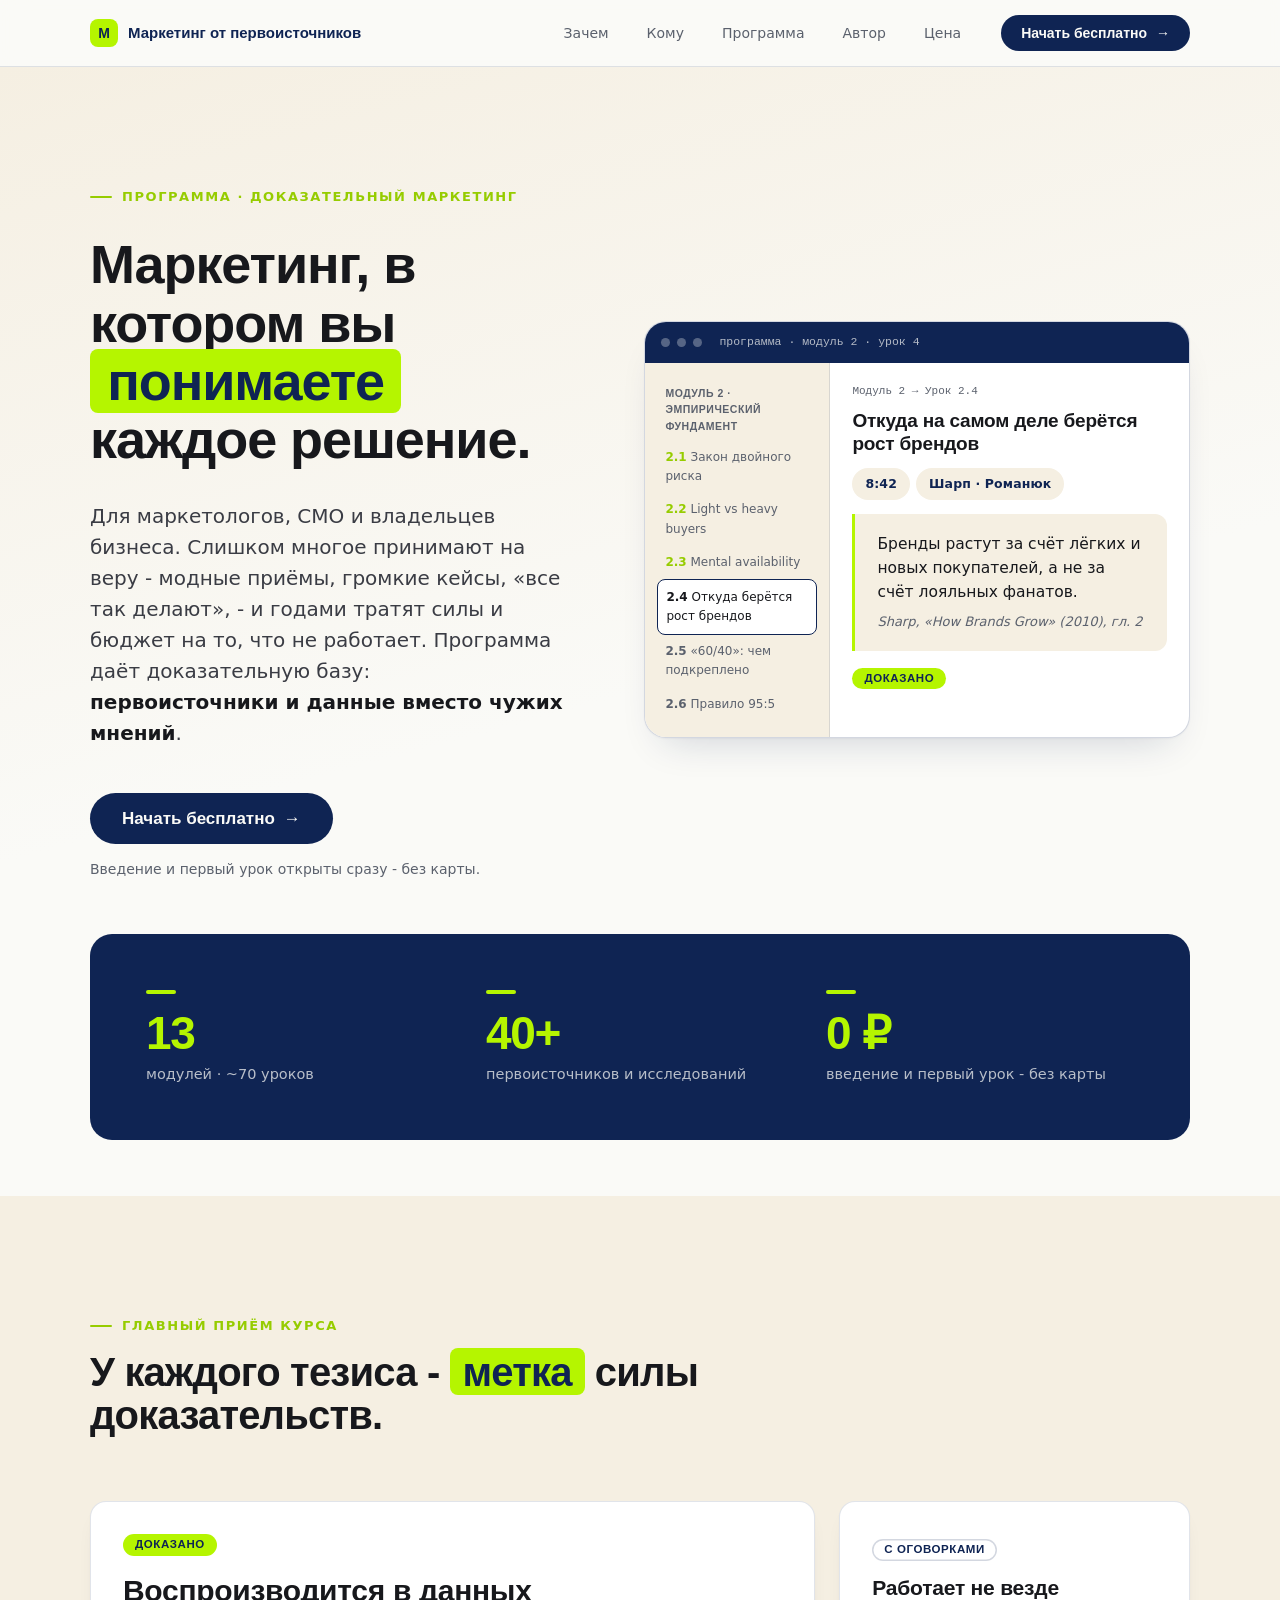
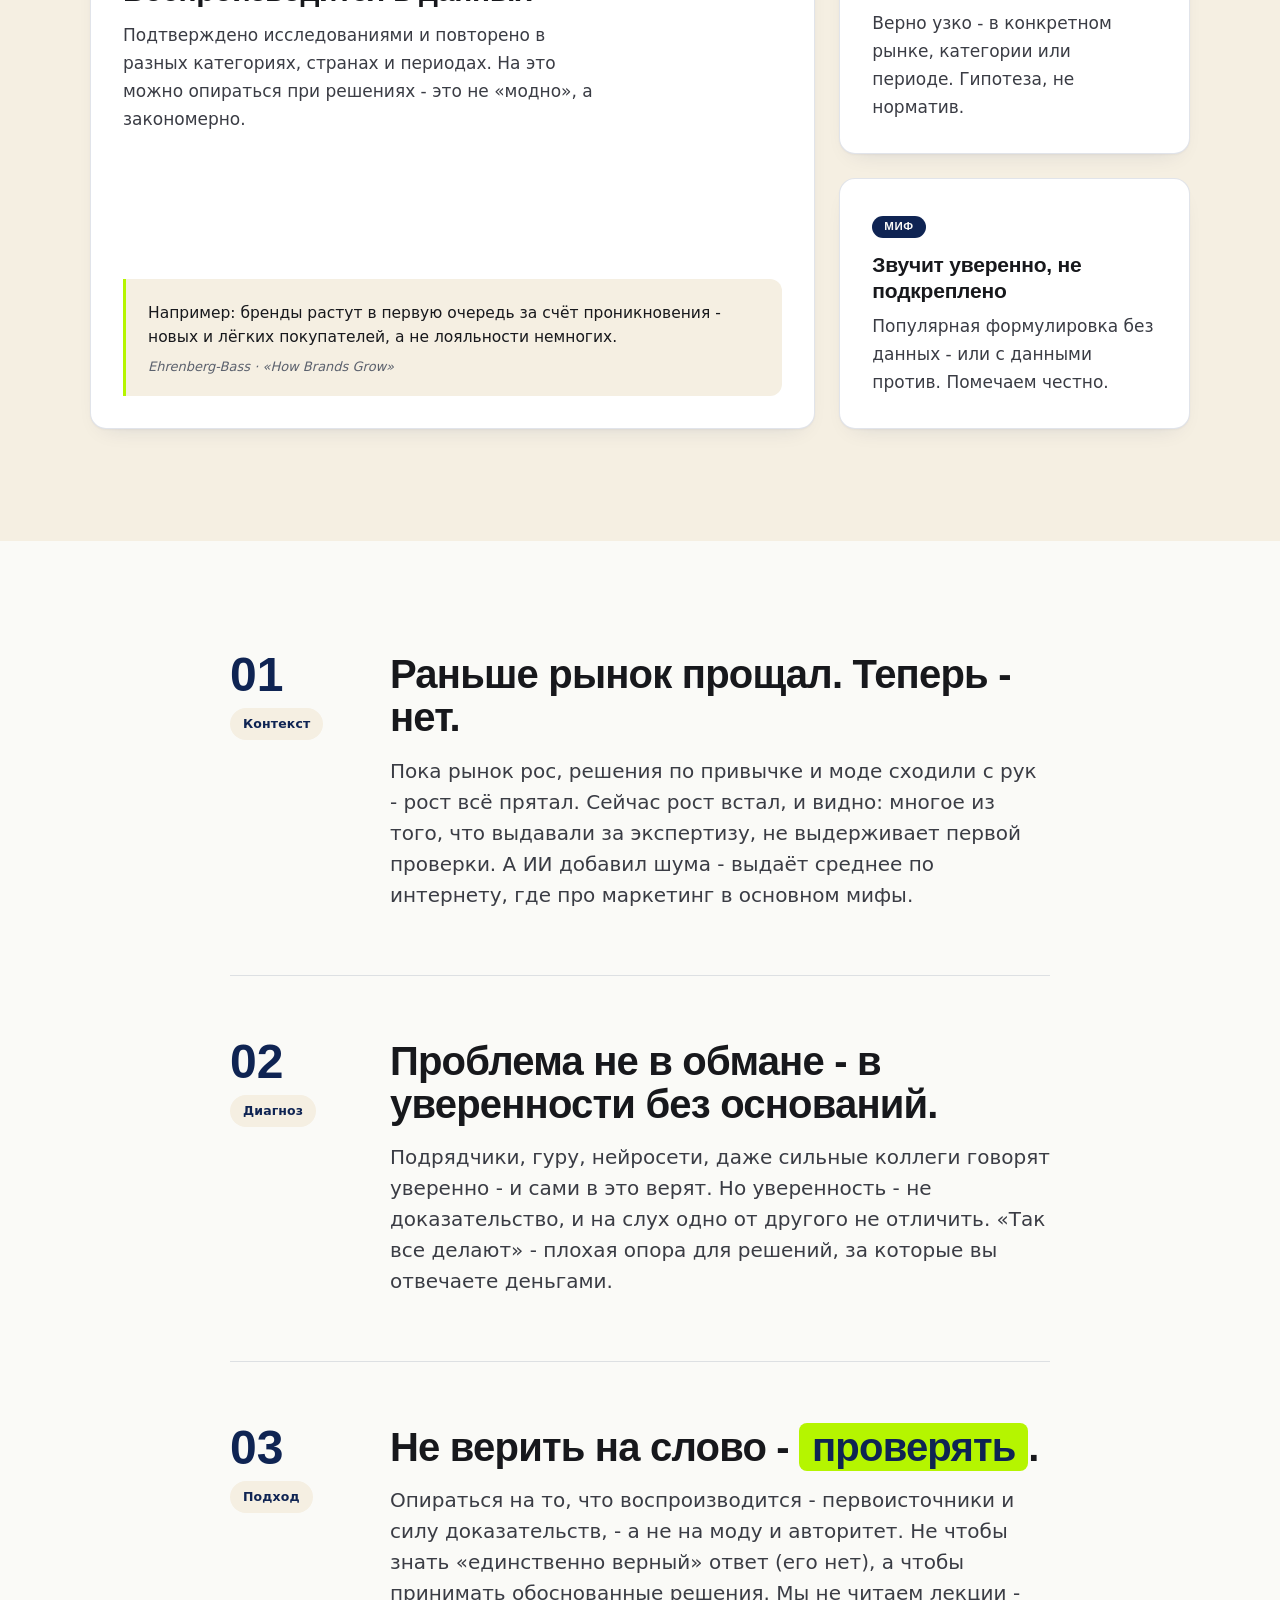
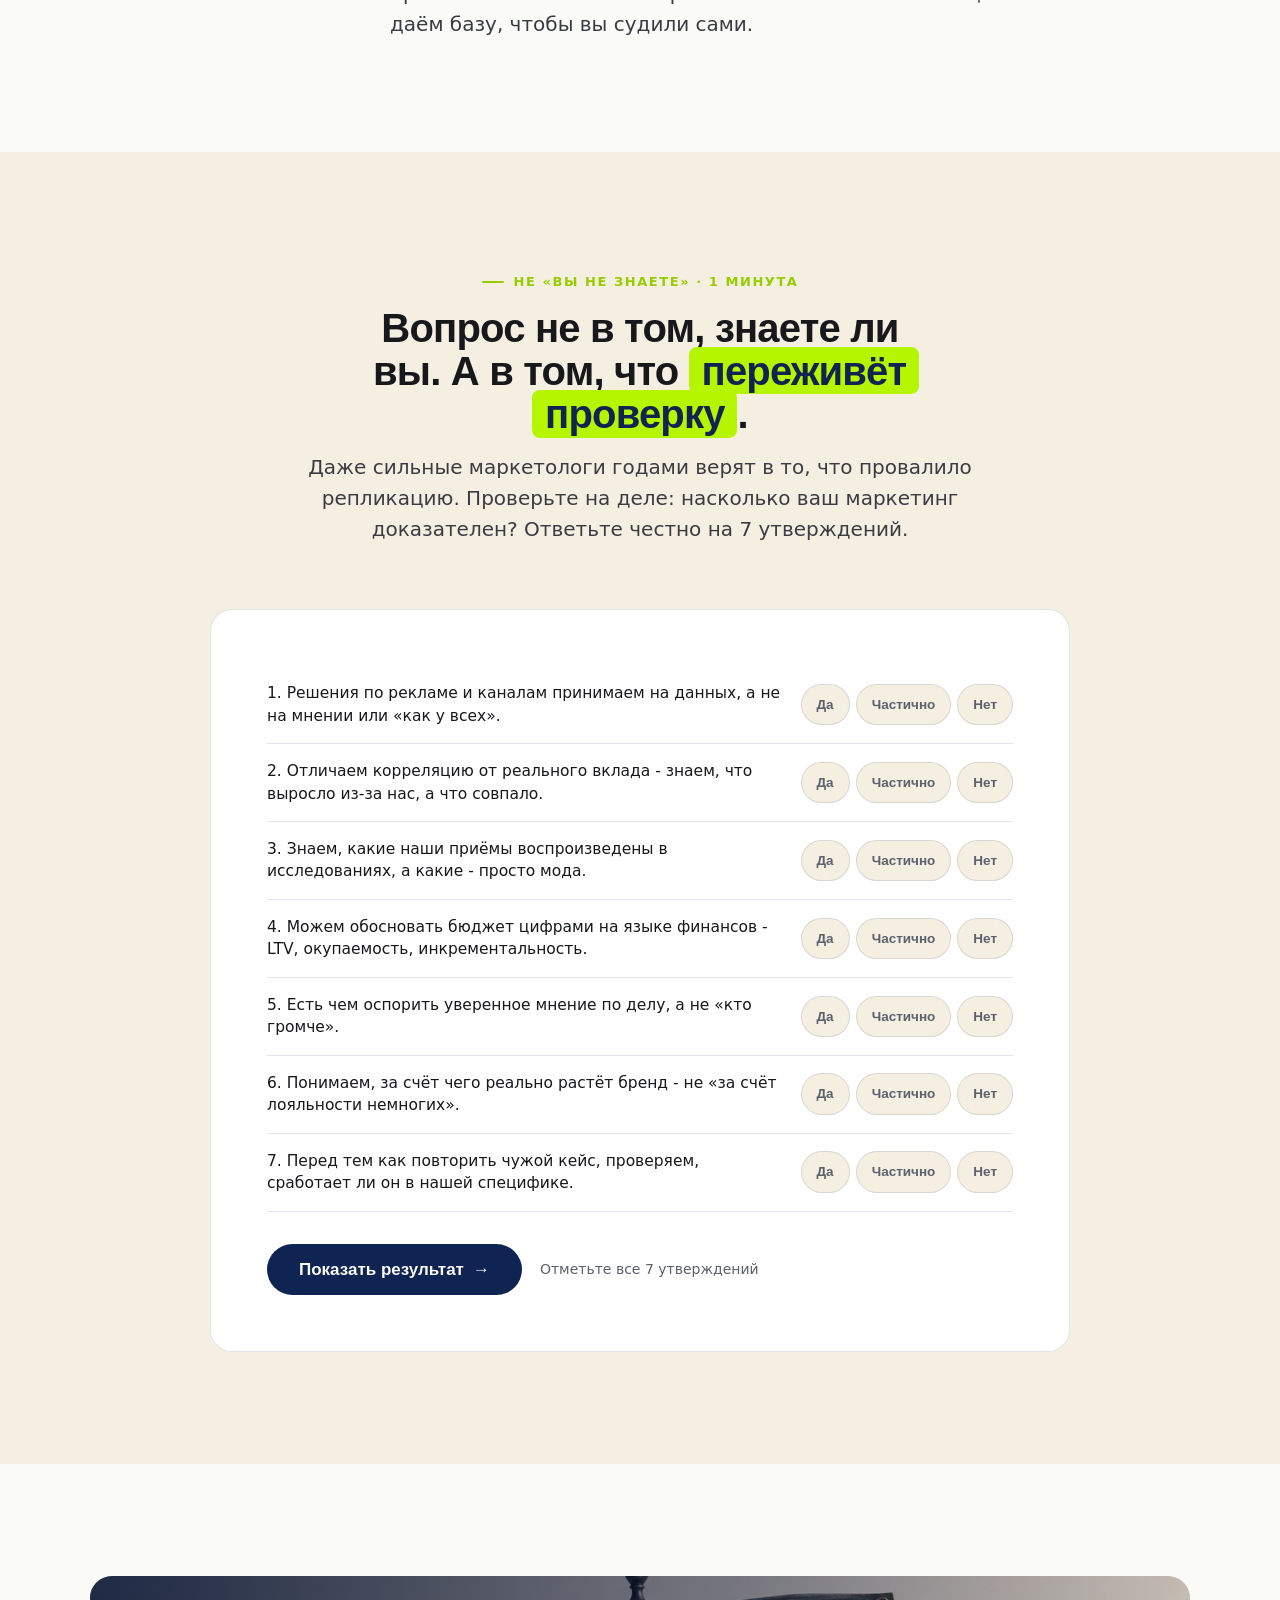
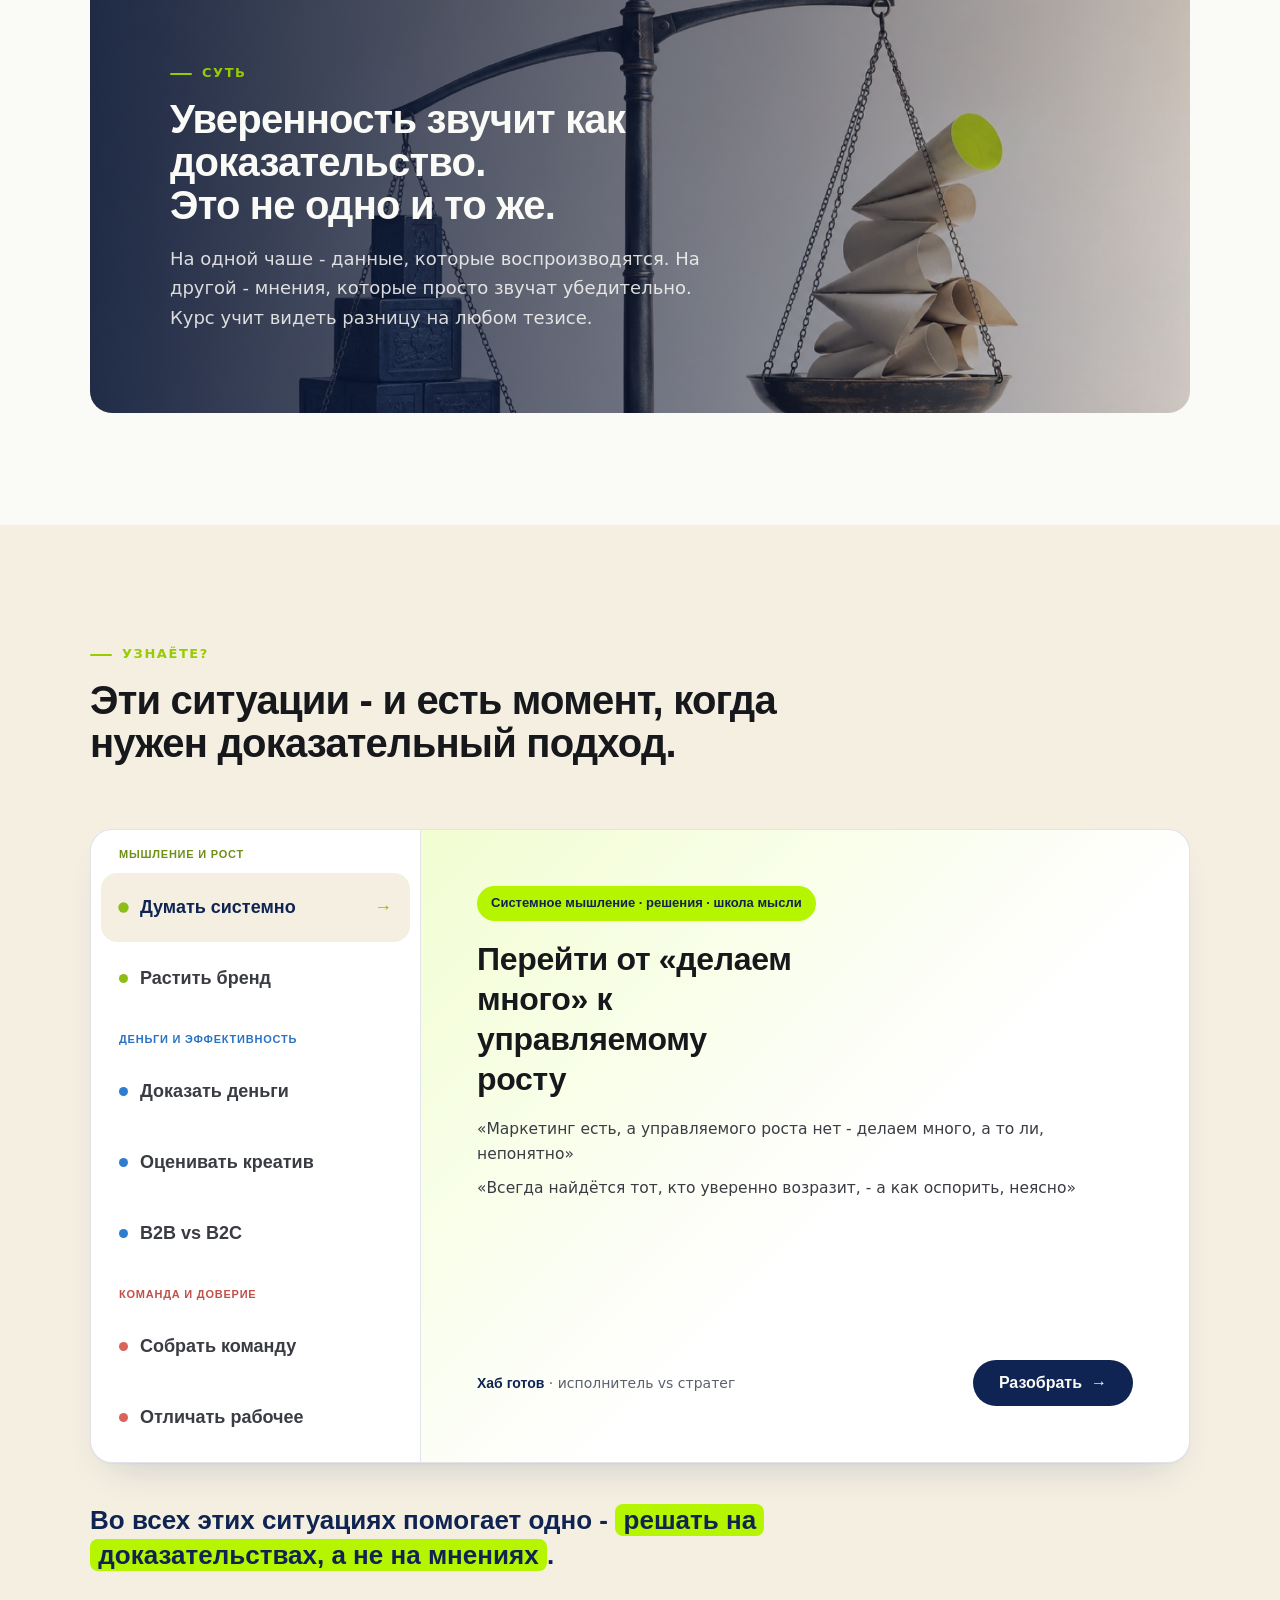
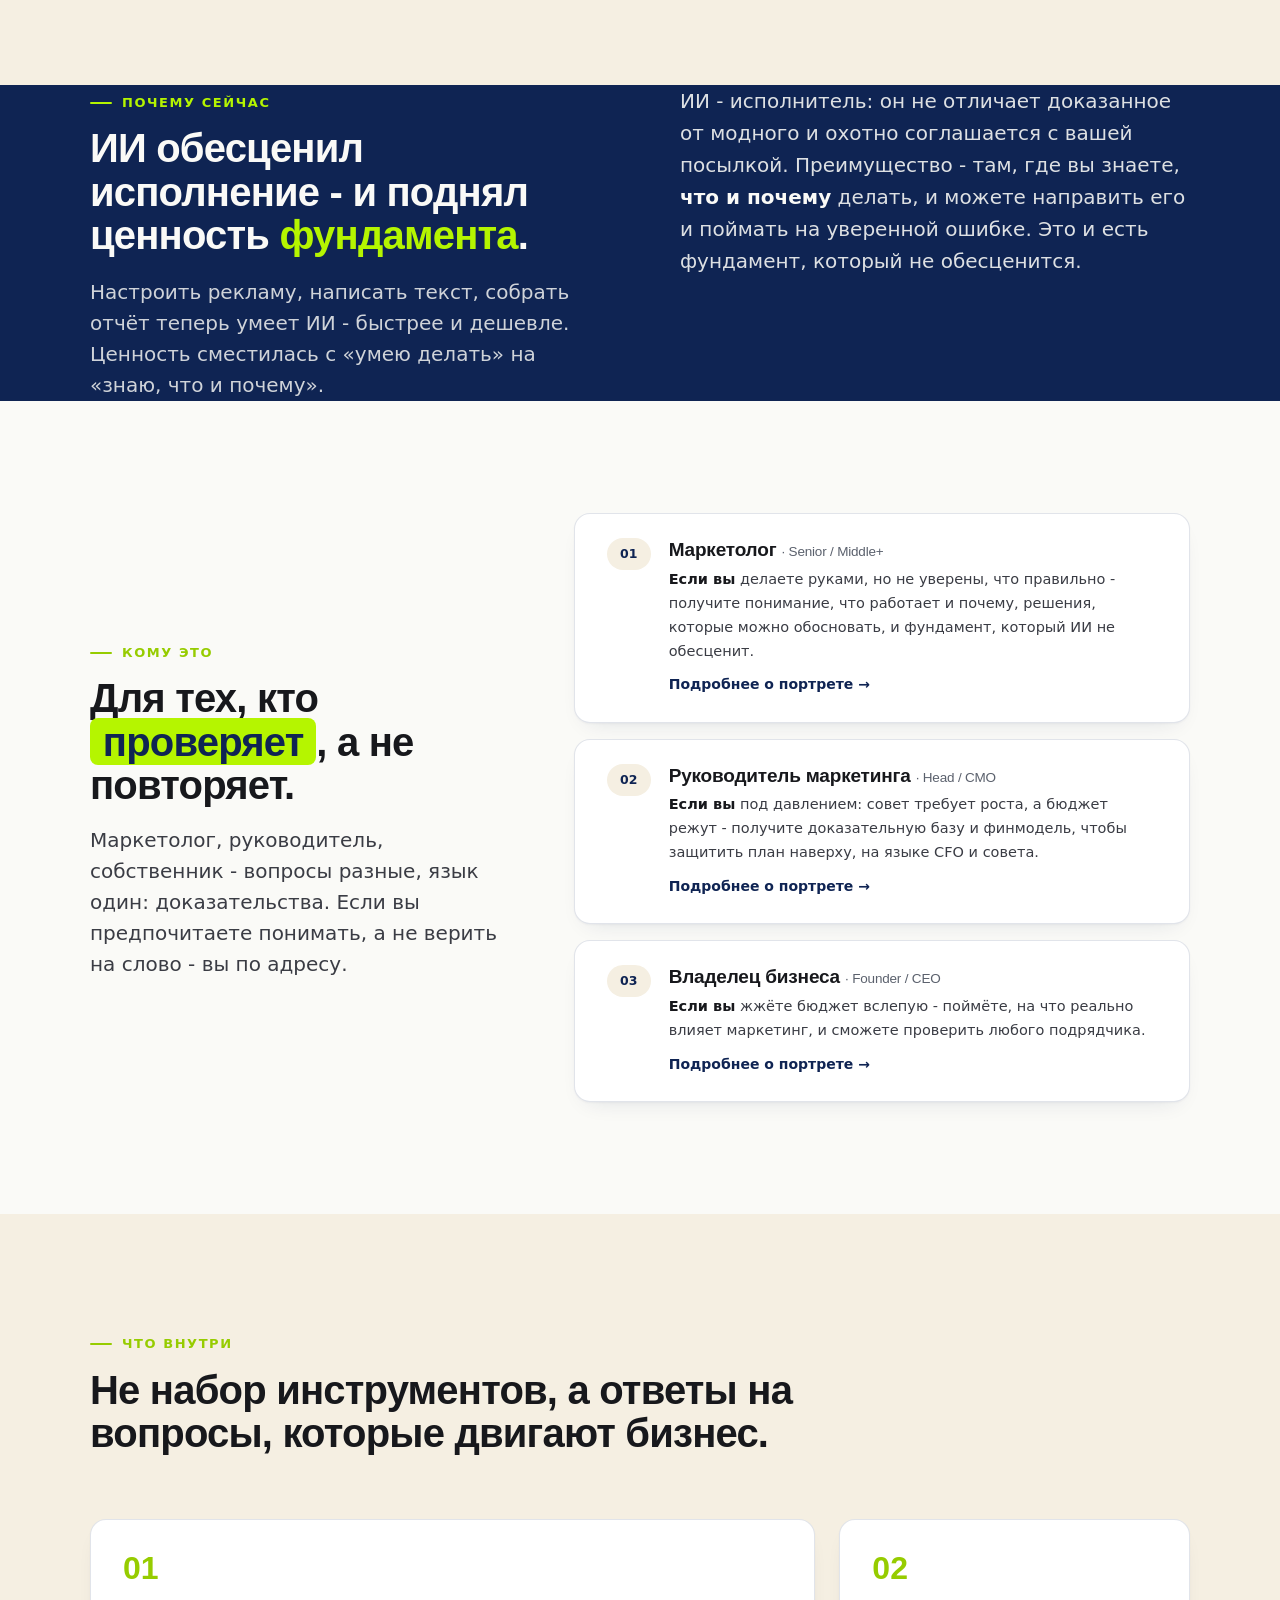
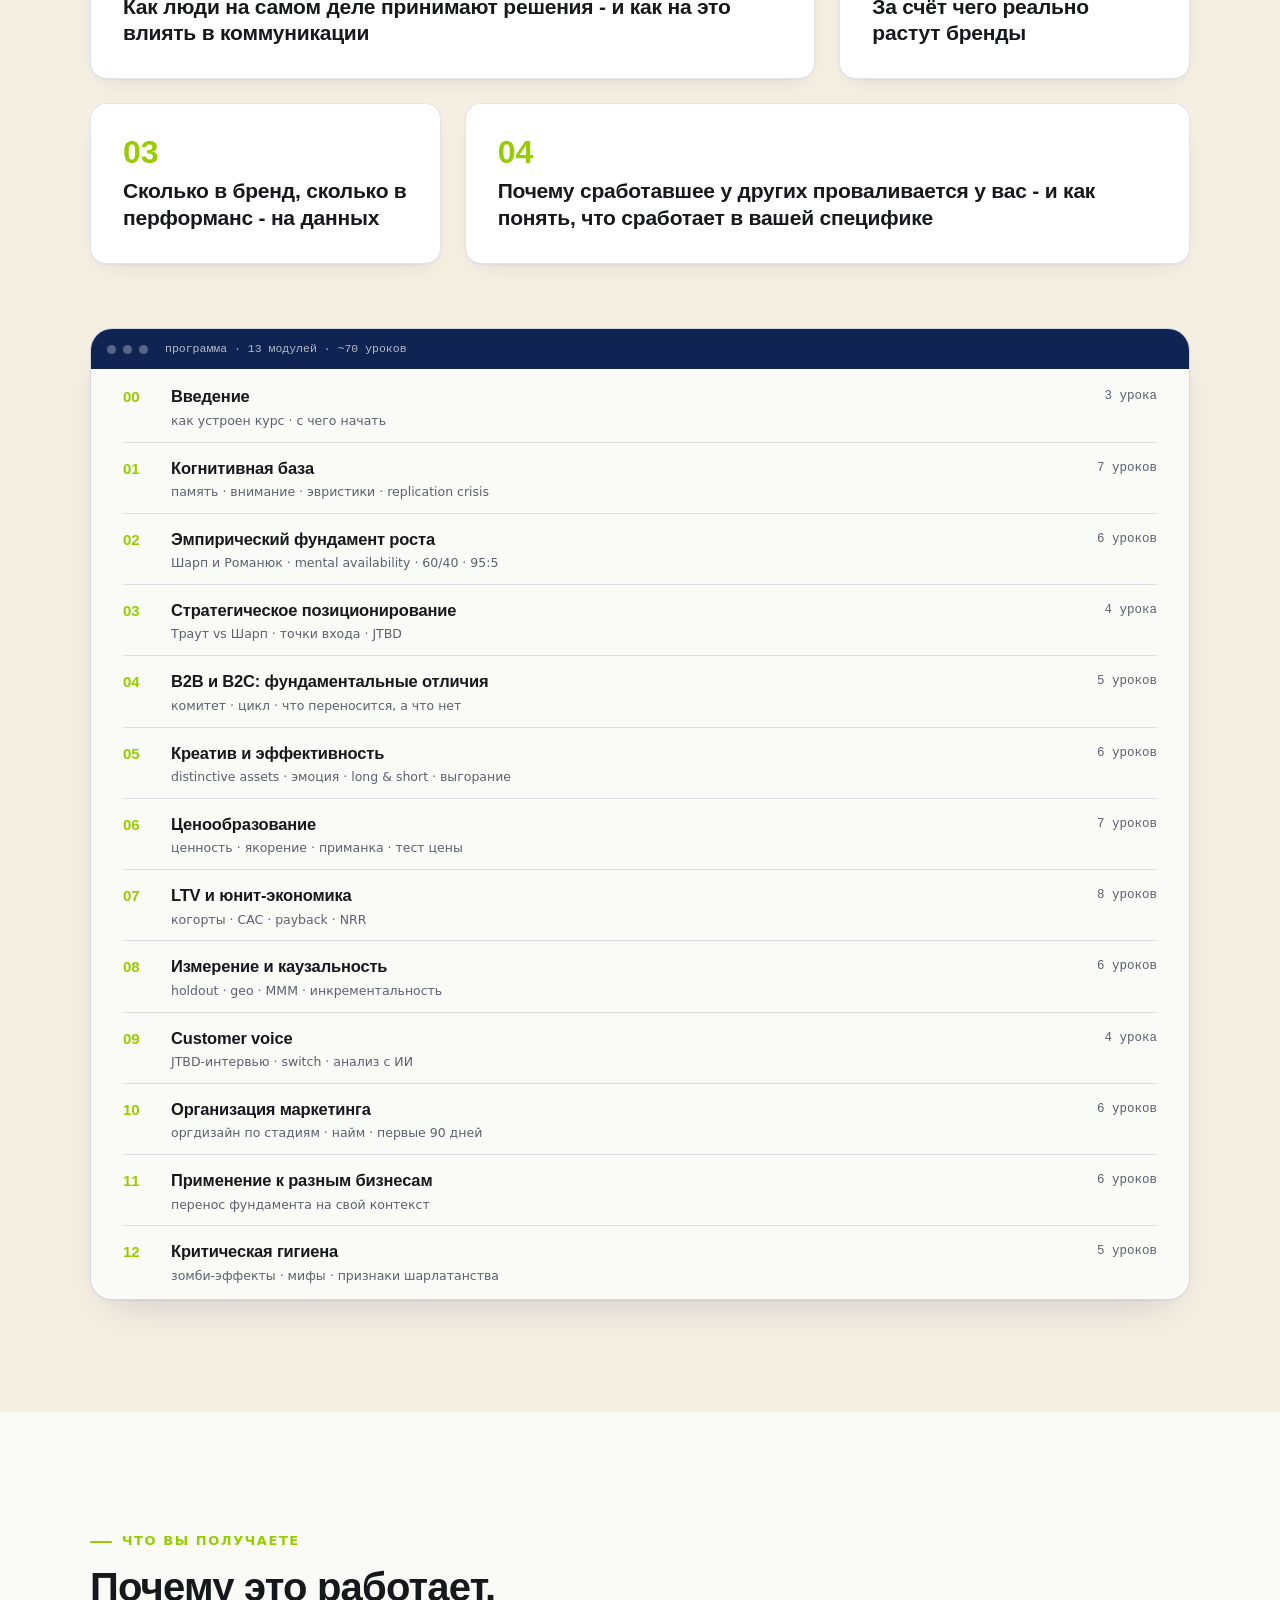
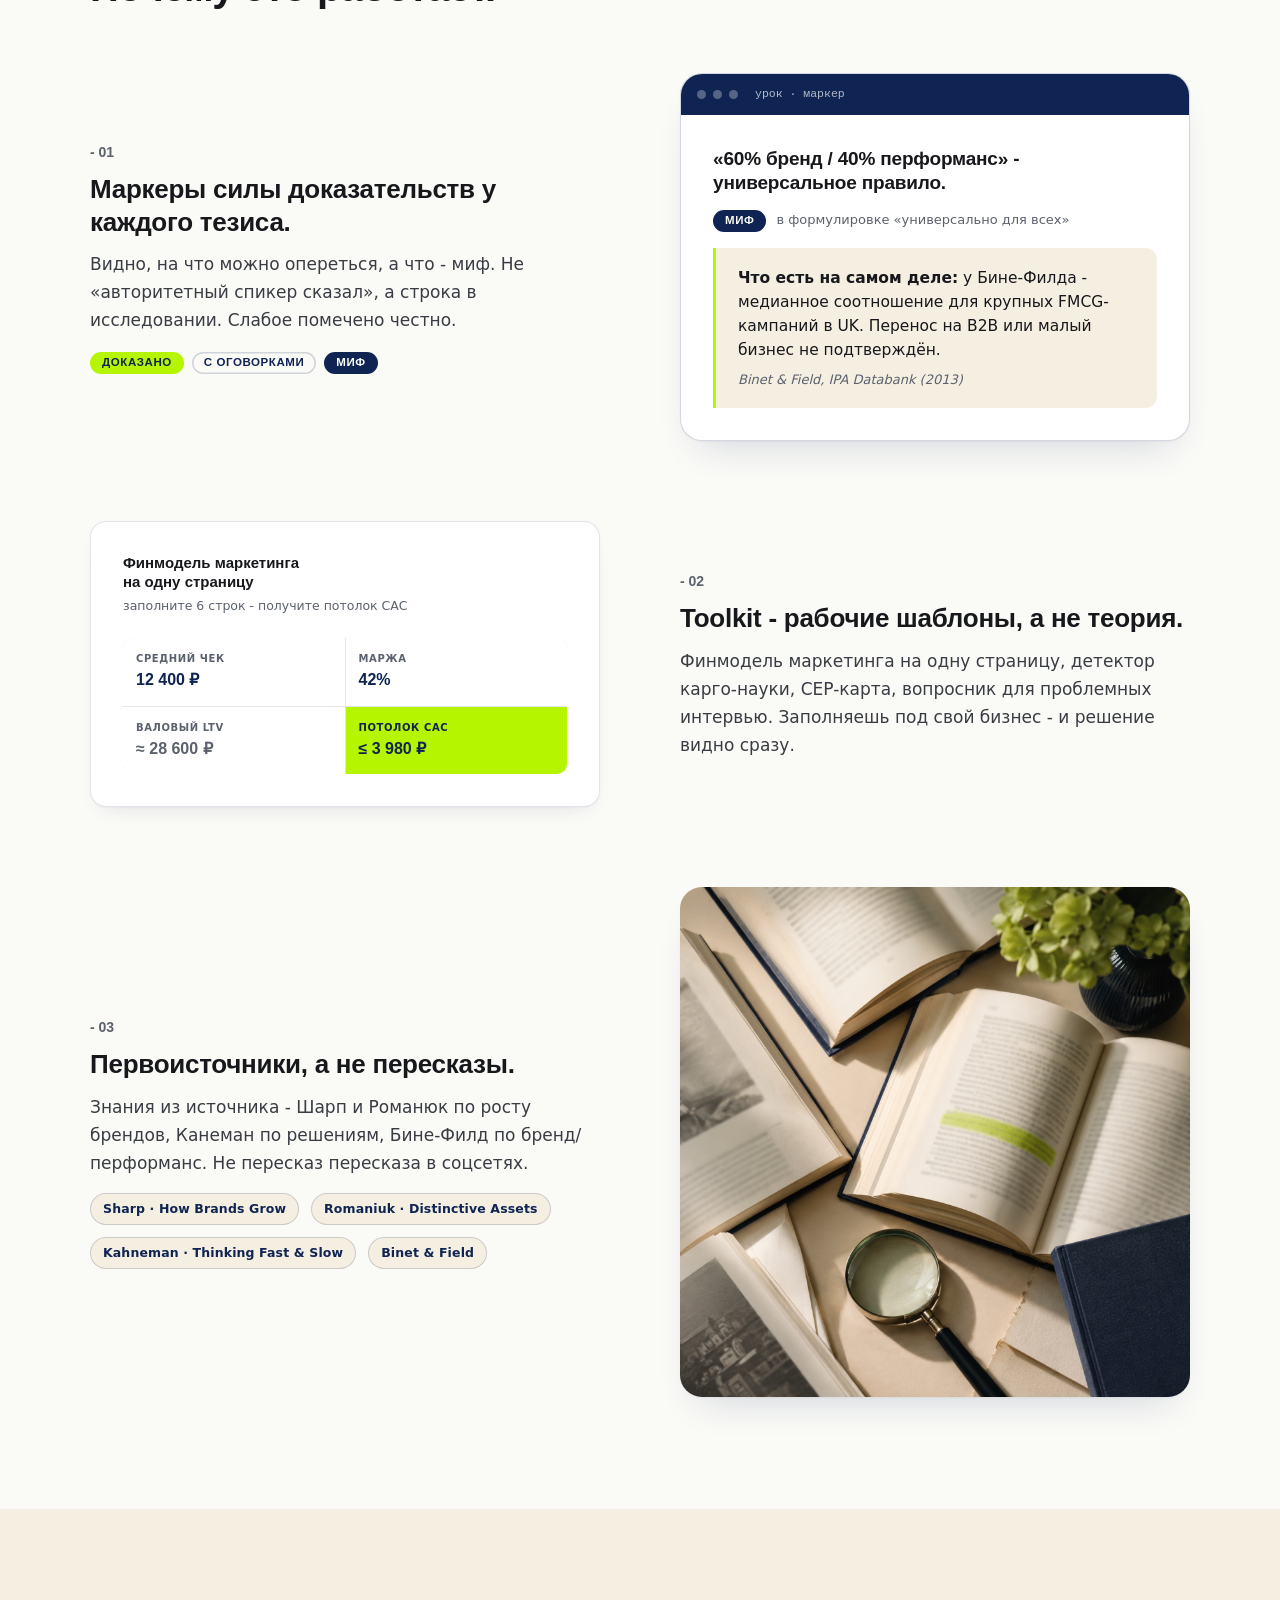
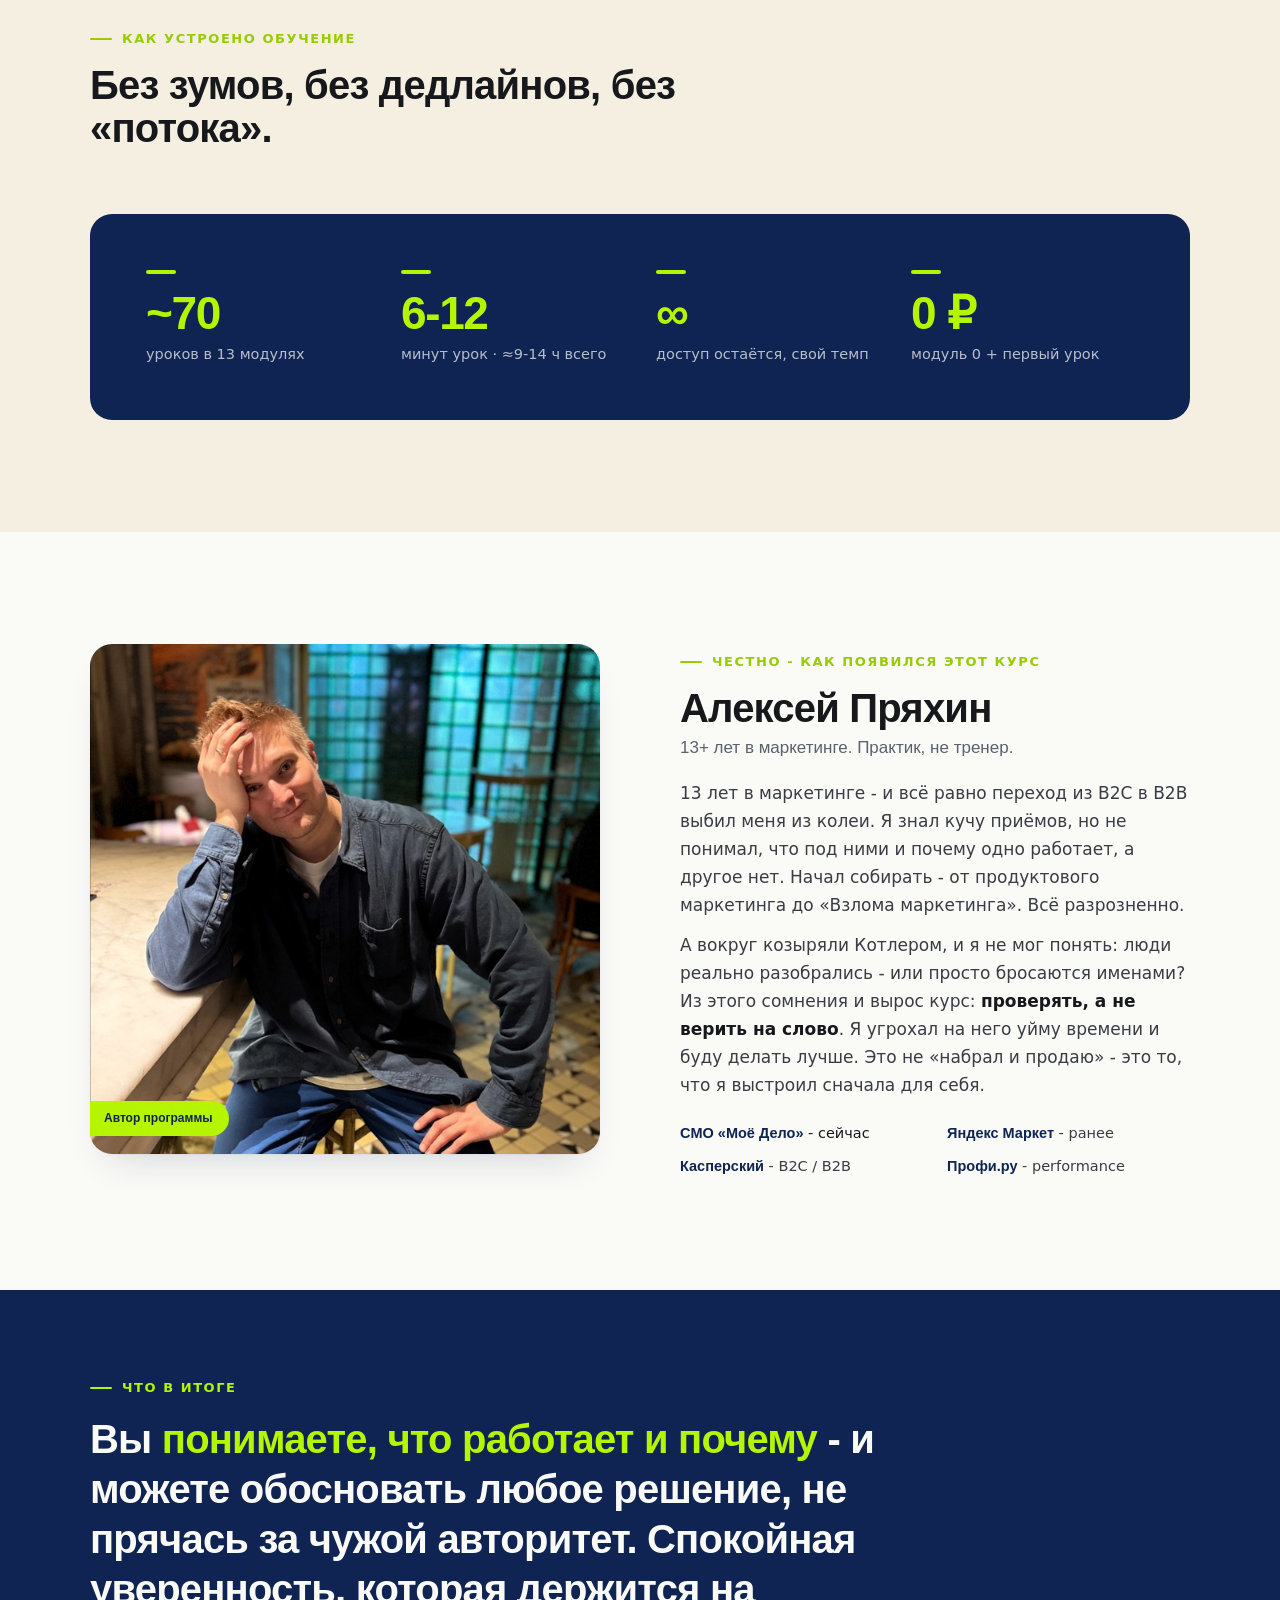
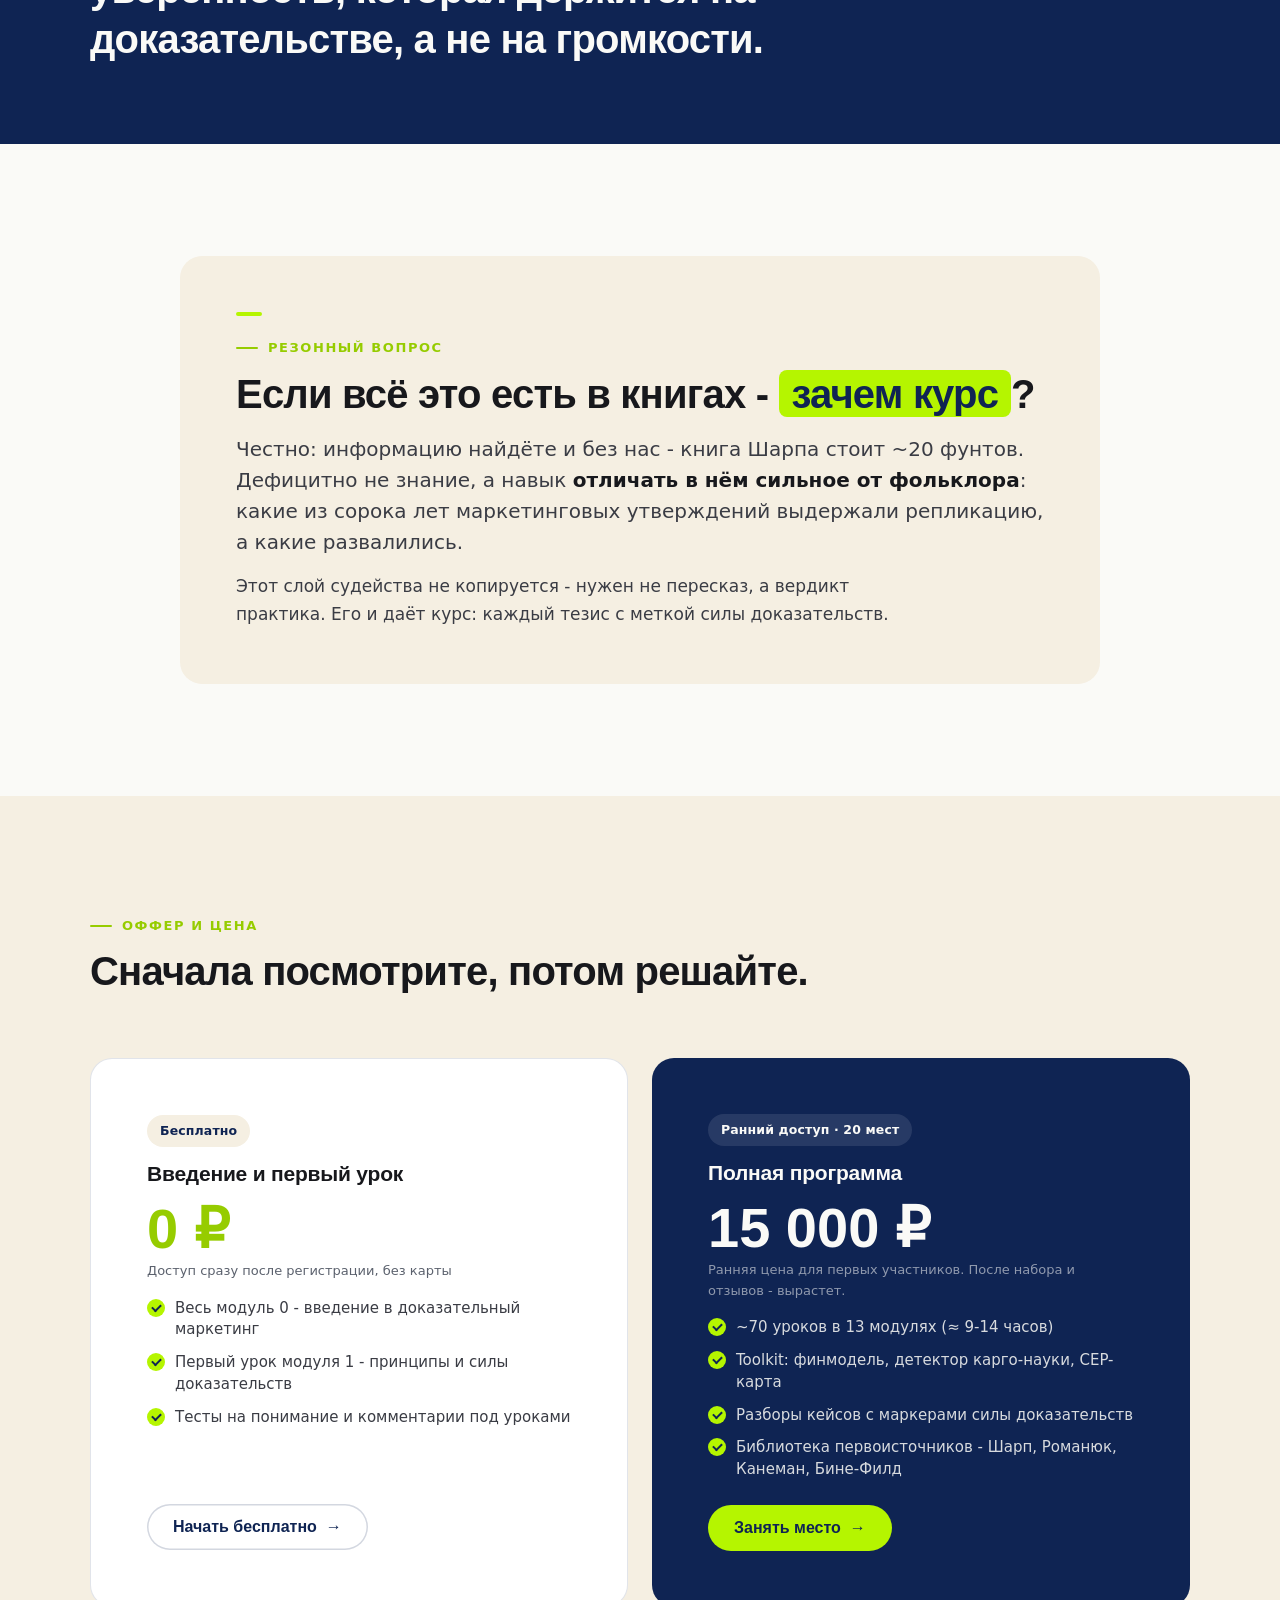
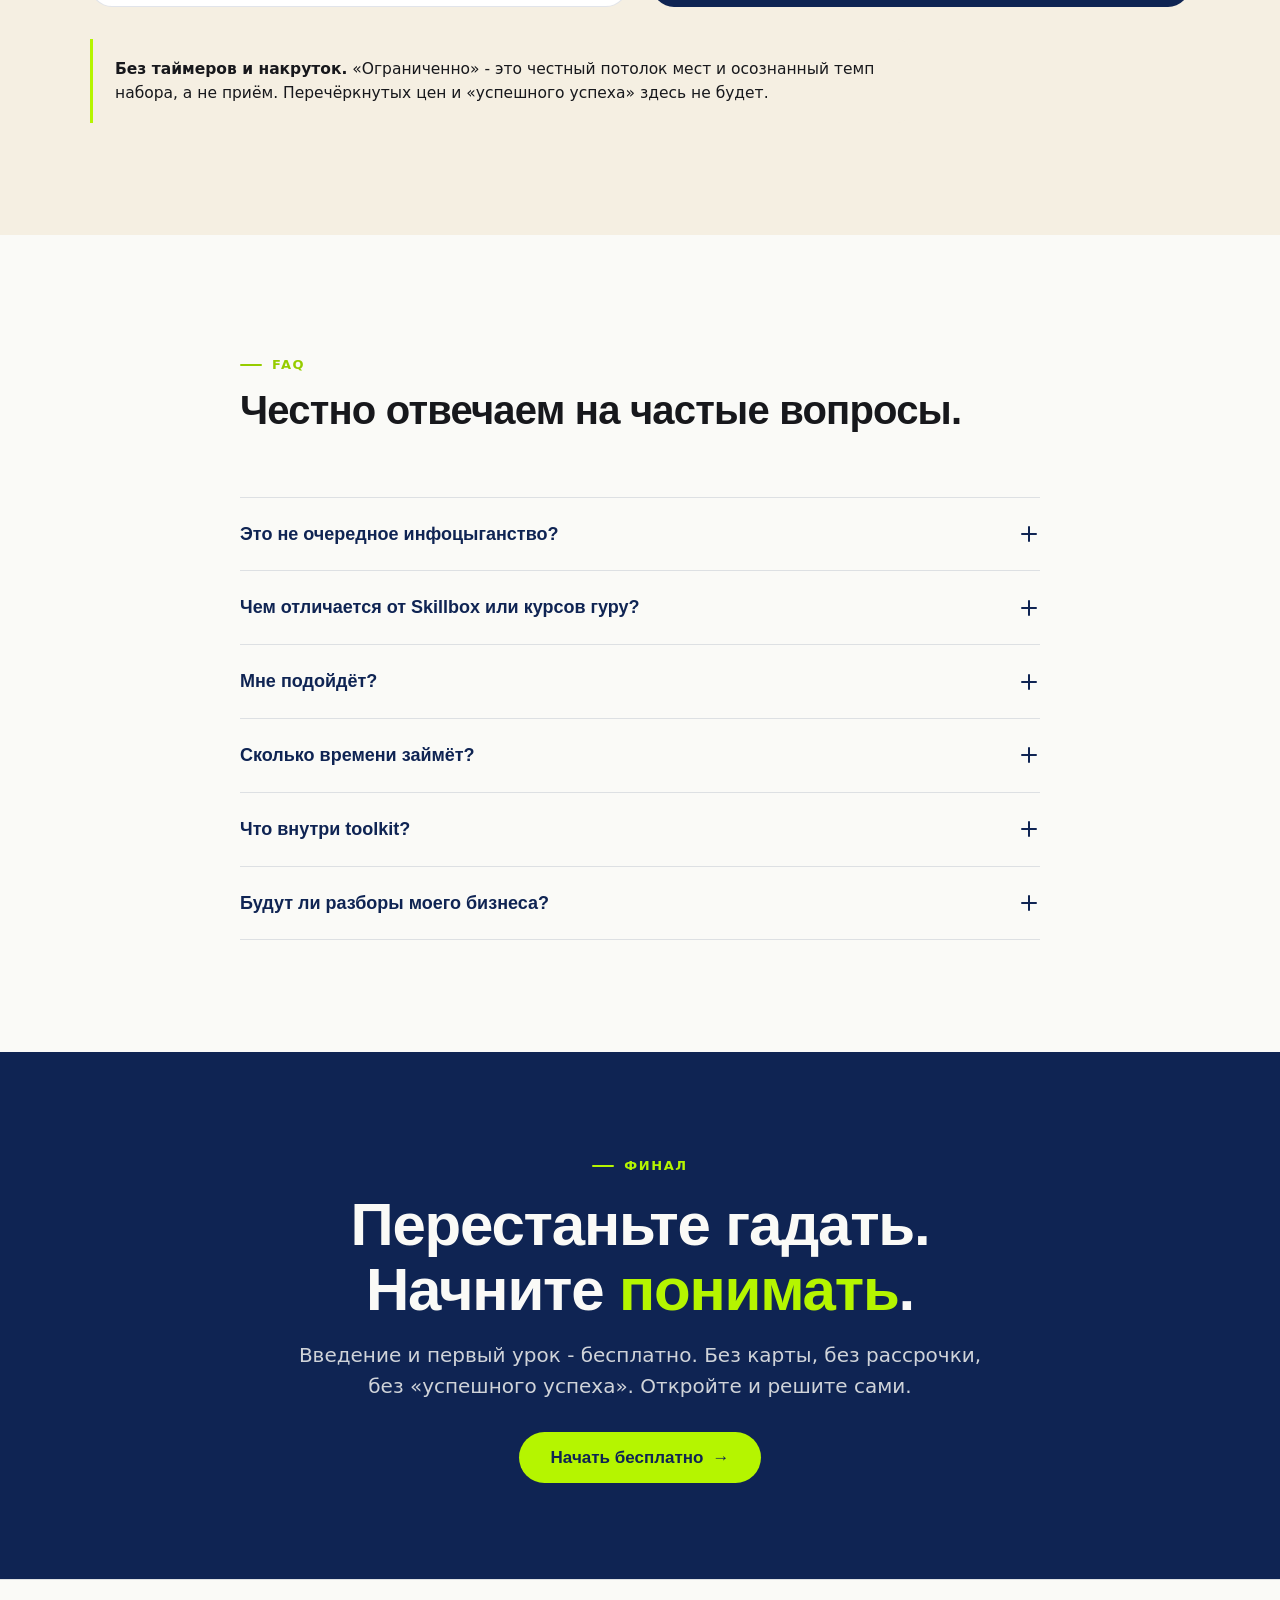
<file: index.html>
<!DOCTYPE html>
<html lang="ru">
<head>
<meta charset="UTF-8">
<meta name="viewport" content="width=device-width, initial-scale=1.0">
<meta name="robots" content="noindex, nofollow">
<title>Маркетинг от первоисточников - программа по доказательному маркетингу</title>
<link rel="icon" type="image/svg+xml" href="assets/favicon.svg">
<meta name="description" content="Программа по доказательному маркетингу для маркетологов, CMO и владельцев бизнеса. Первоисточники и проверенные данные вместо чужих мнений.">
<link rel="preconnect" href="https://api.fontshare.com" crossorigin>
<link rel="stylesheet" href="app.css">
<script>
(function(){try{var rm=window.matchMedia&&matchMedia('(prefers-reduced-motion: reduce)').matches;
if(!rm&&'IntersectionObserver' in window)document.documentElement.classList.add('has-reveal');}catch(e){}})();
</script>
</head>
<body id="top">

<!-- NAV -->
<nav class="nav">
  <div class="container">
    <a class="brand" href="#top"><span class="mark">М</span> Маркетинг от первоисточников</a>
    <span class="spacer"></span>
    <a class="back" href="#narrative" style="margin-right:18px">Зачем</a>
    <a class="back" href="#audience" style="margin-right:18px">Кому</a>
    <a class="back" href="#inside" style="margin-right:18px">Программа</a>
    <a class="back" href="#author" style="margin-right:18px">Автор</a>
    <a class="back" href="#price" style="margin-right:20px">Цена</a>
    <a class="btn btn-primary btn-sm" href="#price" style="padding:11px 20px;font-size:14px">Начать бесплатно <span class="arr">→</span></a>
  </div>
</nav>

<!-- HERO -->
<header style="background:linear-gradient(165deg,var(--cream),var(--offwhite) 62%);padding:var(--section-y) 0 130px">
  <div class="container">
    <div class="hero-asym">
      <div class="reveal">
        <span class="eyebrow">Программа · Доказательный маркетинг</span>
        <h1 style="margin-top:28px;line-height:1.08">Маркетинг, в котором вы <span class="hl">понимаете</span> каждое решение.</h1>
        <p class="lead measure" style="margin-top:32px">Для маркетологов, CMO и владельцев бизнеса. Слишком многое принимают на веру - модные приёмы, громкие кейсы, «все так делают», - и годами тратят силы и бюджет на то, что не работает. Программа даёт доказательную базу: <b style="color:var(--ink);font-weight:600">первоисточники и данные вместо чужих мнений</b>.</p>
        <div style="margin-top:44px">
          <a class="btn btn-primary btn-lg" href="#price">Начать бесплатно <span class="arr">→</span></a>
          <div style="margin-top:14px;font-size:14px;color:var(--ash)">Введение и первый урок открыты сразу - без карты.</div>
        </div>
      </div>
      <div class="reveal" style="--rd:90ms">
        <div class="screen">
          <div class="bar"><i></i><i></i><i></i><span class="path">программа · модуль 2 · урок 4</span></div>
          <div style="display:grid;grid-template-columns:185px 1fr;min-height:360px">
            <aside style="background:var(--cream);border-right:1px solid var(--border);padding:16px 12px;font-size:12px">
              <div style="font-family:var(--display);font-weight:600;font-size:10.5px;letter-spacing:.05em;text-transform:uppercase;color:var(--ash);padding:6px 8px">Модуль 2 · Эмпирический фундамент</div>
              <div style="padding:7px 8px;color:var(--ash)"><b style="color:var(--lime-dark)">2.1</b> Закон двойного риска</div>
              <div style="padding:7px 8px;color:var(--ash)"><b style="color:var(--lime-dark)">2.2</b> Light vs heavy buyers</div>
              <div style="padding:7px 8px;color:var(--ash)"><b style="color:var(--lime-dark)">2.3</b> Mental availability</div>
              <div style="padding:8px;background:var(--paper);border:1px solid var(--navy);border-radius:8px;color:var(--ink);font-weight:500"><b>2.4</b> Откуда берётся рост брендов</div>
              <div style="padding:7px 8px;color:var(--ash)"><b style="color:var(--ash)">2.5</b> «60/40»: чем подкреплено</div>
              <div style="padding:7px 8px;color:var(--ash)"><b style="color:var(--ash)">2.6</b> Правило 95:5</div>
            </aside>
            <div style="padding:20px 22px">
              <div style="font-size:11px;color:var(--ash);font-family:ui-monospace,monospace;margin-bottom:10px">Модуль 2 → Урок 2.4</div>
              <div style="font-family:var(--display);font-weight:600;font-size:19px;line-height:1.2;color:var(--ink);letter-spacing:-.01em;margin-bottom:12px">Откуда на самом деле берётся рост брендов</div>
              <div style="display:flex;gap:6px;flex-wrap:wrap;margin-bottom:14px"><span class="pill">8:42</span><span class="pill">Шарп · Романюк</span></div>
              <div class="source"><div class="q">Бренды растут за счёт лёгких и новых покупателей, а не за счёт лояльных фанатов.</div><div class="cite">Sharp, «How Brands Grow» (2010), гл. 2</div></div>
              <div style="margin-top:12px"><span class="mk mk-proven">Доказано</span></div>
            </div>
          </div>
        </div>
      </div>
    </div>
  </div>
</header>

<!-- STAT-BAND (наложение) -->
<div class="container" style="margin-top:-76px;margin-bottom:var(--s8);position:relative;z-index:3">
  <div class="panel panel-navy reveal">
    <div class="stats">
      <div class="stat"><div class="n">13</div><div class="l">модулей · ~70 уроков</div></div>
      <div class="stat"><div class="n">40+</div><div class="l">первоисточников и исследований</div></div>
      <div class="stat"><div class="n">0 ₽</div><div class="l">введение и первый урок - без карты</div></div>
    </div>
  </div>
</div>

<!-- МАРКЕРЫ (объяснение хука) -->
<section class="section bg-cream">
  <div class="container">
    <div class="section-head reveal">
      <span class="eyebrow">Главный приём курса</span>
      <h2 style="margin-top:14px">У каждого тезиса - <span class="hl">метка</span> силы доказательств.</h2>
    </div>
    <div class="bento reveal">
      <div class="card wide tall" style="display:flex;flex-direction:column">
        <span class="mk mk-proven" style="margin-bottom:16px;align-self:flex-start">Доказано</span>
        <h3 style="font-size:clamp(22px,2.6vw,30px)">Воспроизводится в данных</h3>
        <p style="margin-top:12px;max-width:44ch">Подтверждено исследованиями и повторено в разных категориях, странах и периодах. На это можно опираться при решениях - это не «модно», а закономерно.</p>
        <div class="source" style="margin-top:auto;padding-top:22px"><div class="q">Например: бренды растут в первую очередь за счёт проникновения - новых и лёгких покупателей, а не лояльности немногих.</div><div class="cite">Ehrenberg-Bass · «How Brands Grow»</div></div>
      </div>
      <div class="card"><span class="mk mk-debated" style="margin-bottom:14px">С оговорками</span><h3>Работает не везде</h3><p style="margin-top:8px">Верно узко - в конкретном рынке, категории или периоде. Гипотеза, не норматив.</p></div>
      <div class="card"><span class="mk mk-myth" style="margin-bottom:14px">Миф</span><h3>Звучит уверенно, не подкреплено</h3><p style="margin-top:8px">Популярная формулировка без данных - или с данными против. Помечаем честно.</p></div>
    </div>
  </div>
</section>

<!-- НАРРАТИВ 01-02-03 -->
<section id="narrative" class="section">
  <div class="container" style="max-width:900px">
    <div class="reveal" style="display:grid;grid-template-columns:120px 1fr;gap:var(--s7);padding-bottom:var(--s9);border-bottom:1px solid var(--border)">
      <div><div style="font-family:var(--display);font-weight:700;font-size:48px;color:var(--navy);line-height:.9">01</div><span class="pill" style="margin-top:12px">Контекст</span></div>
      <div><h2>Раньше рынок прощал. Теперь - нет.</h2><p class="lead" style="margin-top:16px">Пока рынок рос, решения по привычке и моде сходили с рук - рост всё прятал. Сейчас рост встал, и видно: многое из того, что выдавали за экспертизу, не выдерживает первой проверки. А ИИ добавил шума - выдаёт среднее по интернету, где про маркетинг в основном мифы.</p></div>
    </div>
    <div class="reveal" style="display:grid;grid-template-columns:120px 1fr;gap:var(--s7);padding:var(--s9) 0;border-bottom:1px solid var(--border)">
      <div><div style="font-family:var(--display);font-weight:700;font-size:48px;color:var(--navy);line-height:.9">02</div><span class="pill" style="margin-top:12px">Диагноз</span></div>
      <div><h2>Проблема не в обмане - в уверенности без оснований.</h2><p class="lead" style="margin-top:16px">Подрядчики, гуру, нейросети, даже сильные коллеги говорят уверенно - и сами в это верят. Но уверенность - не доказательство, и на слух одно от другого не отличить. «Так все делают» - плохая опора для решений, за которые вы отвечаете деньгами.</p></div>
    </div>
    <div class="reveal" style="display:grid;grid-template-columns:120px 1fr;gap:var(--s7);padding-top:var(--s9)">
      <div><div style="font-family:var(--display);font-weight:700;font-size:48px;color:var(--navy);line-height:.9">03</div><span class="pill" style="margin-top:12px">Подход</span></div>
      <div><h2>Не верить на слово - <span class="hl">проверять</span>.</h2><p class="lead" style="margin-top:16px">Опираться на то, что воспроизводится - первоисточники и силу доказательств, - а не на моду и авторитет. Не чтобы знать «единственно верный» ответ (его нет), а чтобы принимать обоснованные решения. Мы не читаем лекции - даём базу, чтобы вы судили сами.</p></div>
    </div>
  </div>
</section>

<!-- ДИАГНОСТИКА: насколько ваш маркетинг доказателен -->
<section class="section bg-cream" id="diagnostika">
  <div class="container">
    <div class="section-head reveal" style="text-align:center;margin-left:auto;margin-right:auto">
      <span class="eyebrow" style="justify-content:center">Не «вы не знаете» · 1 минута</span>
      <h2 style="margin:14px auto 0;max-width:24ch">Вопрос не в том, знаете ли вы. А в том, что <span class="hl">переживёт проверку</span>.</h2>
      <p class="lead" style="margin:16px auto 0;max-width:62ch">Даже сильные маркетологи годами верят в то, что провалило репликацию. Проверьте на деле: насколько ваш маркетинг доказателен? Ответьте честно на 7 утверждений.</p>
    </div>
    <div class="panel panel-paper reveal" id="diag" style="max-width:860px;margin:0 auto">
      <div class="diag-row" data-q="1"><div class="diag-st">1. Решения по рекламе и каналам принимаем на данных, а не на мнении или «как у всех».</div><div class="diag-opts"><button type="button" data-v="2">Да</button><button type="button" data-v="1">Частично</button><button type="button" data-v="0">Нет</button></div></div>
      <div class="diag-row" data-q="2"><div class="diag-st">2. Отличаем корреляцию от реального вклада - знаем, что выросло из-за нас, а что совпало.</div><div class="diag-opts"><button type="button" data-v="2">Да</button><button type="button" data-v="1">Частично</button><button type="button" data-v="0">Нет</button></div></div>
      <div class="diag-row" data-q="3"><div class="diag-st">3. Знаем, какие наши приёмы воспроизведены в исследованиях, а какие - просто мода.</div><div class="diag-opts"><button type="button" data-v="2">Да</button><button type="button" data-v="1">Частично</button><button type="button" data-v="0">Нет</button></div></div>
      <div class="diag-row" data-q="4"><div class="diag-st">4. Можем обосновать бюджет цифрами на языке финансов - LTV, окупаемость, инкрементальность.</div><div class="diag-opts"><button type="button" data-v="2">Да</button><button type="button" data-v="1">Частично</button><button type="button" data-v="0">Нет</button></div></div>
      <div class="diag-row" data-q="5"><div class="diag-st">5. Есть чем оспорить уверенное мнение по делу, а не «кто громче».</div><div class="diag-opts"><button type="button" data-v="2">Да</button><button type="button" data-v="1">Частично</button><button type="button" data-v="0">Нет</button></div></div>
      <div class="diag-row" data-q="6"><div class="diag-st">6. Понимаем, за счёт чего реально растёт бренд - не «за счёт лояльности немногих».</div><div class="diag-opts"><button type="button" data-v="2">Да</button><button type="button" data-v="1">Частично</button><button type="button" data-v="0">Нет</button></div></div>
      <div class="diag-row" data-q="7"><div class="diag-st">7. Перед тем как повторить чужой кейс, проверяем, сработает ли он в нашей специфике.</div><div class="diag-opts"><button type="button" data-v="2">Да</button><button type="button" data-v="1">Частично</button><button type="button" data-v="0">Нет</button></div></div>
      <div style="display:flex;align-items:center;gap:18px;flex-wrap:wrap;margin-top:var(--s6)">
        <button type="button" class="btn btn-primary btn-lg" id="diagShow">Показать результат <span class="arr">→</span></button>
        <span id="diagHint" style="font-size:14px;color:var(--ash)">Отметьте все 7 утверждений</span>
      </div>
      <div id="diagResult" style="display:none"></div>
    </div>
  </div>
</section>

<!-- ФОТО-БАУНД: уверенность ≠ доказательство -->
<section class="section">
  <div class="container">
    <div class="band-img reveal" style="background-image:url('assets/img/evidence-vs-opinion.jpg')">
      <div class="band-c">
        <span class="eyebrow">Суть</span>
        <h2 style="margin-top:14px">Уверенность звучит как доказательство.<br>Это не одно и то же.</h2>
        <p style="margin-top:16px;font-size:18px">На одной чаше - данные, которые воспроизводятся. На другой - мнения, которые просто звучат убедительно. Курс учит видеть разницу на любом тезисе.</p>
      </div>
    </div>
  </div>
</section>

<!-- CEP «УЗНАЁТЕ?» -->
<section id="cep" class="section bg-cream">
  <div class="container">
    <div class="section-head reveal">
      <span class="eyebrow">Узнаёте?</span>
      <h2 style="margin-top:14px">Эти ситуации - и есть момент, когда нужен доказательный подход.</h2>
    </div>
    <div class="switcher reveal" id="sw">
      <div class="switch-list">
        <div class="switch-group sg-mind">Мышление и рост</div>
        <button class="switch-item cl-mind active" data-sw="s8">Думать системно <span class="ar">→</span></button>
        <button class="switch-item cl-mind" data-sw="s3">Растить бренд <span class="ar">→</span></button>
        <div class="switch-group sg-money">Деньги и эффективность</div>
        <button class="switch-item cl-money" data-sw="s1">Доказать деньги <span class="ar">→</span></button>
        <button class="switch-item cl-money" data-sw="s6">Оценивать креатив <span class="ar">→</span></button>
        <button class="switch-item cl-money" data-sw="s4">B2B vs B2C <span class="ar">→</span></button>
        <div class="switch-group sg-team">Команда и доверие</div>
        <button class="switch-item cl-team" data-sw="s7">Собрать команду <span class="ar">→</span></button>
        <button class="switch-item cl-team" data-sw="s2">Отличать рабочее <span class="ar">→</span></button>
      </div>
      <div class="switch-detail-wrap">
        <div class="switch-detail active" id="s8">
          <span class="switch-badge">Системное мышление · решения · школа мысли</span>
          <h3>Перейти от «делаем много» к управляемому росту</h3>
          <div style="display:flex;flex-direction:column;gap:9px;margin:6px 0 4px">
            <div style="font-size:15.5px;color:var(--ink-soft)">«Маркетинг есть, а управляемого роста нет - делаем много, а то ли, непонятно»</div>
            <div style="font-size:15.5px;color:var(--ink-soft)">«Всегда найдётся тот, кто уверенно возразит, - а как оспорить, неясно»</div>
          </div>
          <div class="switch-foot"><span class="note"><b>Хаб готов</b> · исполнитель vs стратег</span><a class="btn btn-primary" href="myshlenie.html">Разобрать <span class="arr">→</span></a></div>
        </div>
        <div class="switch-detail" id="s1">
          <span class="switch-badge">Измерение · каузальность · LTV</span>
          <h3>Доказать, что маркетинг приносит деньги</h3>
          <div style="display:flex;flex-direction:column;gap:9px;margin:6px 0 4px">
            <div style="font-size:15.5px;color:var(--ink-soft)">«Запустили рекламу - а продаж нет, и непонятно почему»</div>
            <div style="font-size:15.5px;color:var(--ink-soft)">«Новый финдиректор просит обосновать бюджет цифрами»</div>
          </div>
          <div class="switch-foot">
            <span class="note"><b>Хаб готов</b> · с калькулятором окупаемости</span>
            <a class="btn btn-primary" href="okupaemost.html">Разобрать <span class="arr">→</span></a>
          </div>
        </div>
        <div class="switch-detail" id="s2">
          <span class="switch-badge">Когнитивная база · Критическая гигиена</span>
          <h3>Отличать рабочее от модного</h3>
          <div style="display:flex;flex-direction:column;gap:9px;margin:6px 0 4px">
            <div style="font-size:15.5px;color:var(--ink-soft)">«В команде спорят мнениями, решает тот, кто громче»</div>
            <div style="font-size:15.5px;color:var(--ink-soft)">«ИИ делает рутину - в чём теперь ваша ценность?»</div>
            <div style="font-size:15.5px;color:var(--ink-soft)">«Очередной кейс с конференции - но сработает ли у вас?»</div>
          </div>
          <div class="switch-foot"><span class="note"><b>Хаб готов</b> · с квизом «миф или доказано»</span><a class="btn btn-primary" href="doverie.html">Разобрать <span class="arr">→</span></a></div>
        </div>
        <div class="switch-detail" id="s3">
          <span class="switch-badge">Эмпирика роста · позиционирование · mental availability</span>
          <h3>Растить бренд по науке, а не по наитию</h3>
          <div style="display:flex;flex-direction:column;gap:9px;margin:6px 0 4px">
            <div style="font-size:15.5px;color:var(--ink-soft)">«Подрядчик уверенно говорит „нужен бренд" - а правда ли?»</div>
            <div style="font-size:15.5px;color:var(--ink-soft)">«Конкурент растёт - повторяем чужие приёмы, не работает»</div>
          </div>
          <div class="switch-foot"><span class="note"><b>Хаб готов</b> · дистинктивность vs дифференциация</span><a class="btn btn-primary" href="rost.html">Разобрать <span class="arr">→</span></a></div>
        </div>
        <div class="switch-detail" id="s4">
          <span class="switch-badge">B2B vs B2C · цикл · комитет · 95:5</span>
          <h3>Видеть, что переносится из B2C, а что ломается в B2B</h3>
          <div style="display:flex;flex-direction:column;gap:9px;margin:6px 0 4px">
            <div style="font-size:15.5px;color:var(--ink-soft)">«Тащим приёмы из B2C в B2B - и не работает»</div>
            <div style="font-size:15.5px;color:var(--ink-soft)">«Длинный цикл, решает комитет - а говорим как с одним»</div>
          </div>
          <div class="switch-foot"><span class="note"><b>Хаб готов</b> · что переносится / что ломается</span><a class="btn btn-primary" href="b2b.html">Разобрать <span class="arr">→</span></a></div>
        </div>
        <div class="switch-detail" id="s6">
          <span class="switch-badge">Креатив · дистинктивность · IPA</span>
          <h3>Оценивать креатив по эффекту, а не по вкусу</h3>
          <div style="display:flex;flex-direction:column;gap:9px;margin:6px 0 4px">
            <div style="font-size:15.5px;color:var(--ink-soft)">«Реклама нравится в команде - а продаж не прибавилось»</div>
            <div style="font-size:15.5px;color:var(--ink-soft)">«Подрядчик предлагает „высокую цель" бренда - это точно про рост?»</div>
          </div>
          <div class="switch-foot"><span class="note"><b>Хаб готов</b> · жюри vs касса</span><a class="btn btn-primary" href="kreativ.html">Разобрать <span class="arr">→</span></a></div>
        </div>
        <div class="switch-detail" id="s7">
          <span class="switch-badge">Оргдизайн · найм · 90 дней</span>
          <h3>Собрать маркетинг-функцию, а не «затыкать дыры»</h3>
          <div style="display:flex;flex-direction:column;gap:9px;margin:6px 0 4px">
            <div style="font-size:15.5px;color:var(--ink-soft)">«„Нам нужен маркетолог" - а какой и когда?»</div>
            <div style="font-size:15.5px;color:var(--ink-soft)">«Агентство съедает бюджет, а результата нет»</div>
            <div style="font-size:15.5px;color:var(--ink-soft)">«Новый руководитель - с чего начать первые 90 дней?»</div>
          </div>
          <div class="switch-foot"><span class="note"><b>Хаб готов</b> · стадия → команда</span><a class="btn btn-primary" href="komanda.html">Разобрать <span class="arr">→</span></a></div>
        </div>
      </div>
    </div>
    <p class="reveal" style="margin-top:var(--s7);font-family:var(--display);font-weight:600;font-size:clamp(20px,2.4vw,26px);color:var(--navy);max-width:760px;line-height:1.35">Во всех этих ситуациях помогает одно - <span class="hl">решать на доказательствах, а не на мнениях</span>.</p>
  </div>
</section>

<!-- ИИ-СТОЛП: почему сейчас -->
<section class="section-dark">
  <div class="container">
    <div class="split" style="align-items:start">
      <div class="reveal">
        <span class="eyebrow">Почему сейчас</span>
        <h2 style="margin-top:14px">ИИ обесценил исполнение&nbsp;- и поднял ценность <span class="hl">фундамента</span>.</h2>
        <p class="lead" style="margin-top:20px">Настроить рекламу, написать текст, собрать отчёт теперь умеет ИИ - быстрее и дешевле. Ценность сместилась с «умею делать» на «знаю, что и почему».</p>
      </div>
      <div class="reveal" style="--rd:80ms">
        <p style="margin:0;font-size:clamp(17px,1.6vw,20px);line-height:1.6;color:rgba(250,250,247,.88)">ИИ - исполнитель: он не отличает доказанное от модного и охотно соглашается с вашей посылкой. Преимущество - там, где вы знаете, <b style="color:var(--offwhite)">что и почему</b> делать, и можете направить его и поймать на уверенной ошибке. Это и есть фундамент, который не обесценится.</p>
      </div>
    </div>
  </div>
</section>

<!-- АУДИТОРИЯ -->
<section id="audience" class="section">
  <div class="container">
    <div class="aud-split">
      <div class="reveal">
        <span class="eyebrow">Кому это</span>
        <h2 style="margin-top:14px">Для тех, кто <span class="hl">проверяет</span>, а не повторяет.</h2>
        <p class="lead measure" style="margin-top:18px">Маркетолог, руководитель, собственник - вопросы разные, язык один: доказательства. Если вы предпочитаете понимать, а не верить на слово - вы по адресу.</p>
      </div>
      <div>
        <a class="card role-row reveal" href="marketolog.html" style="margin-bottom:var(--s4);text-decoration:none">
          <span class="pill">01</span>
          <div><h3 style="font-size:19px">Маркетолог <span style="color:var(--ash);font-weight:500;font-size:13.5px">· Senior / Middle+</span></h3><p style="margin-top:6px;font-size:14.5px;color:var(--ink-soft)"><b style="color:var(--ink);font-weight:600">Если вы</b> делаете руками, но не уверены, что правильно - получите понимание, что работает и почему, решения, которые можно обосновать, и фундамент, который ИИ не обесценит.</p><span style="margin-top:10px;display:inline-block;color:var(--navy);font-weight:600;font-size:14px">Подробнее о портрете <span class="arr">→</span></span></div>
        </a>
        <a class="card role-row reveal" href="cmo.html" style="--rd:70ms;margin-bottom:var(--s4);text-decoration:none">
          <span class="pill">02</span>
          <div><h3 style="font-size:19px">Руководитель маркетинга <span style="color:var(--ash);font-weight:500;font-size:13.5px">· Head / CMO</span></h3><p style="margin-top:6px;font-size:14.5px;color:var(--ink-soft)"><b style="color:var(--ink);font-weight:600">Если вы</b> под давлением: совет требует роста, а бюджет режут - получите доказательную базу и финмодель, чтобы защитить план наверху, на языке CFO и совета.</p><span style="margin-top:10px;display:inline-block;color:var(--navy);font-weight:600;font-size:14px">Подробнее о портрете <span class="arr">→</span></span></div>
        </a>
        <a class="card role-row reveal" href="vladelec.html" style="--rd:140ms;text-decoration:none">
          <span class="pill">03</span>
          <div><h3 style="font-size:19px">Владелец бизнеса <span style="color:var(--ash);font-weight:500;font-size:13.5px">· Founder / CEO</span></h3><p style="margin-top:6px;font-size:14.5px;color:var(--ink-soft)"><b style="color:var(--ink);font-weight:600">Если вы</b> жжёте бюджет вслепую - поймёте, на что реально влияет маркетинг, и сможете проверить любого подрядчика.</p><span style="margin-top:10px;display:inline-block;color:var(--navy);font-weight:600;font-size:14px">Подробнее о портрете <span class="arr">→</span></span></div>
        </a>
      </div>
    </div>
  </div>
</section>

<!-- ЧТО ВНУТРИ: темы + программа -->
<section id="inside" class="section bg-cream">
  <div class="container">
    <div class="section-head reveal">
      <span class="eyebrow">Что внутри</span>
      <h2 style="margin-top:14px">Не набор инструментов, а ответы на вопросы, которые двигают бизнес.</h2>
    </div>
    <div class="bento reveal" style="margin-bottom:var(--s9)">
      <div class="card wide"><div style="font-family:var(--display);font-weight:700;font-size:32px;color:var(--lime-dark);line-height:1">01</div><h3 style="margin-top:10px">Как люди на самом деле принимают решения - и как на это влиять в коммуникации</h3></div>
      <div class="card"><div style="font-family:var(--display);font-weight:700;font-size:32px;color:var(--lime-dark);line-height:1">02</div><h3 style="margin-top:10px">За счёт чего реально растут бренды</h3></div>
      <div class="card"><div style="font-family:var(--display);font-weight:700;font-size:32px;color:var(--lime-dark);line-height:1">03</div><h3 style="margin-top:10px">Сколько в бренд, сколько в перформанс - на данных</h3></div>
      <div class="card wide"><div style="font-family:var(--display);font-weight:700;font-size:32px;color:var(--lime-dark);line-height:1">04</div><h3 style="margin-top:10px">Почему сработавшее у других проваливается у вас - и как понять, что сработает в вашей специфике</h3></div>
    </div>

    <div class="screen reveal">
      <div class="bar"><i></i><i></i><i></i><span class="path">программа · 13 модулей · ~70 уроков</span></div>
      <div class="prog-list" style="background:var(--offwhite);padding:2px var(--s6)">
        <div class="mod"><span class="mn">00</span><div class="mt-wrap"><span class="mt">Введение</span><span class="msub">как устроен курс · с чего начать</span></div><span class="mm">3 урока</span></div>
        <div class="mod"><span class="mn">01</span><div class="mt-wrap"><span class="mt">Когнитивная база</span><span class="msub">память · внимание · эвристики · replication crisis</span></div><span class="mm">7 уроков</span></div>
        <div class="mod"><span class="mn">02</span><div class="mt-wrap"><span class="mt">Эмпирический фундамент роста</span><span class="msub">Шарп и Романюк · mental availability · 60/40 · 95:5</span></div><span class="mm">6 уроков</span></div>
        <div class="mod"><span class="mn">03</span><div class="mt-wrap"><span class="mt">Стратегическое позиционирование</span><span class="msub">Траут vs Шарп · точки входа · JTBD</span></div><span class="mm">4 урока</span></div>
        <div class="mod"><span class="mn">04</span><div class="mt-wrap"><span class="mt">B2B и B2C: фундаментальные отличия</span><span class="msub">комитет · цикл · что переносится, а что нет</span></div><span class="mm">5 уроков</span></div>
        <div class="mod"><span class="mn">05</span><div class="mt-wrap"><span class="mt">Креатив и эффективность</span><span class="msub">distinctive assets · эмоция · long &amp; short · выгорание</span></div><span class="mm">6 уроков</span></div>
        <div class="mod"><span class="mn">06</span><div class="mt-wrap"><span class="mt">Ценообразование</span><span class="msub">ценность · якорение · приманка · тест цены</span></div><span class="mm">7 уроков</span></div>
        <div class="mod"><span class="mn">07</span><div class="mt-wrap"><span class="mt">LTV и юнит-экономика</span><span class="msub">когорты · CAC · payback · NRR</span></div><span class="mm">8 уроков</span></div>
        <div class="mod"><span class="mn">08</span><div class="mt-wrap"><span class="mt">Измерение и каузальность</span><span class="msub">holdout · geo · MMM · инкрементальность</span></div><span class="mm">6 уроков</span></div>
        <div class="mod"><span class="mn">09</span><div class="mt-wrap"><span class="mt">Customer voice</span><span class="msub">JTBD-интервью · switch · анализ с ИИ</span></div><span class="mm">4 урока</span></div>
        <div class="mod"><span class="mn">10</span><div class="mt-wrap"><span class="mt">Организация маркетинга</span><span class="msub">оргдизайн по стадиям · найм · первые 90 дней</span></div><span class="mm">6 уроков</span></div>
        <div class="mod"><span class="mn">11</span><div class="mt-wrap"><span class="mt">Применение к разным бизнесам</span><span class="msub">перенос фундамента на свой контекст</span></div><span class="mm">6 уроков</span></div>
        <div class="mod" style="border-bottom:0"><span class="mn">12</span><div class="mt-wrap"><span class="mt">Критическая гигиена</span><span class="msub">зомби-эффекты · мифы · признаки шарлатанства</span></div><span class="mm">5 уроков</span></div>
      </div>
    </div>
  </div>
</section>

<!-- ЧТО ВЫ ПОЛУЧАЕТЕ (фичи) -->
<section class="section">
  <div class="container">
    <div class="section-head reveal"><span class="eyebrow">Что вы получаете</span><h2 style="margin-top:14px">Почему это работает.</h2></div>

    <div class="split" style="margin-bottom:var(--s10)">
      <div class="reveal">
        <div style="font-family:var(--display);font-weight:700;color:var(--ash);font-size:14px;margin-bottom:10px">- 01</div>
        <h3 style="font-size:26px">Маркеры силы доказательств у каждого тезиса.</h3>
        <p style="margin-top:12px">Видно, на что можно опереться, а что - миф. Не «авторитетный спикер сказал», а строка в исследовании. Слабое помечено честно.</p>
        <div style="display:flex;gap:8px;margin-top:18px;flex-wrap:wrap"><span class="mk mk-proven">Доказано</span><span class="mk mk-debated">С оговорками</span><span class="mk mk-myth">Миф</span></div>
      </div>
      <div class="reveal" style="--rd:80ms">
        <div class="screen"><div class="bar"><i></i><i></i><i></i><span class="path">урок · маркер</span></div>
          <div class="body">
            <div style="font-family:var(--display);font-weight:600;font-size:19px;line-height:1.3;color:var(--ink);margin-bottom:14px;letter-spacing:-.01em">«60% бренд / 40% перформанс» - универсальное правило.</div>
            <div style="display:flex;align-items:center;gap:10px;margin-bottom:16px"><span class="mk mk-myth">Миф</span><span style="font-size:13px;color:var(--ash)">в формулировке «универсально для всех»</span></div>
            <div class="source"><div class="q"><b style="font-weight:600;color:var(--ink)">Что есть на самом деле:</b> у Бине-Филда - медианное соотношение для крупных FMCG-кампаний в UK. Перенос на B2B или малый бизнес не подтверждён.</div><div class="cite">Binet &amp; Field, IPA Databank (2013)</div></div>
          </div>
        </div>
      </div>
    </div>

    <div class="split" style="margin-bottom:var(--s10)">
      <div class="reveal" style="--rd:80ms">
        <div class="fig">
          <div class="fig-h"><div class="t">Финмодель маркетинга<br>на одну страницу</div></div>
          <div class="fig-sub">заполните 6 строк - получите потолок CAC</div>
          <div class="bento" style="grid-template-columns:1fr 1fr;gap:1px;background:var(--border);border-radius:10px;overflow:hidden">
            <div style="background:var(--paper);padding:13px"><div style="font-size:10px;text-transform:uppercase;letter-spacing:.06em;color:var(--ash);font-weight:600">Средний чек</div><div style="font-family:var(--display);font-weight:600;font-size:16px;color:var(--navy)">12 400 ₽</div></div>
            <div style="background:var(--paper);padding:13px"><div style="font-size:10px;text-transform:uppercase;letter-spacing:.06em;color:var(--ash);font-weight:600">Маржа</div><div style="font-family:var(--display);font-weight:600;font-size:16px;color:var(--navy)">42%</div></div>
            <div style="background:var(--paper);padding:13px"><div style="font-size:10px;text-transform:uppercase;letter-spacing:.06em;color:var(--ash);font-weight:600">Валовый LTV</div><div style="font-family:var(--display);font-weight:600;font-size:16px;color:var(--ash)">≈ 28 600 ₽</div></div>
            <div style="background:var(--lime);padding:13px"><div style="font-size:10px;text-transform:uppercase;letter-spacing:.06em;color:var(--navy);font-weight:600">Потолок CAC</div><div style="font-family:var(--display);font-weight:600;font-size:16px;color:var(--navy)">≤ 3 980 ₽</div></div>
          </div>
        </div>
      </div>
      <div class="reveal">
        <div style="font-family:var(--display);font-weight:700;color:var(--ash);font-size:14px;margin-bottom:10px">- 02</div>
        <h3 style="font-size:26px">Toolkit - рабочие шаблоны, а не теория.</h3>
        <p style="margin-top:12px">Финмодель маркетинга на одну страницу, детектор карго-науки, CEP-карта, вопросник для проблемных интервью. Заполняешь под свой бизнес - и решение видно сразу.</p>
      </div>
    </div>

    <div class="split">
      <div class="reveal">
        <div style="font-family:var(--display);font-weight:700;color:var(--ash);font-size:14px;margin-bottom:10px">- 03</div>
        <h3 style="font-size:26px">Первоисточники, а не пересказы.</h3>
        <p style="margin-top:12px">Знания из источника - Шарп и Романюк по росту брендов, Канеман по решениям, Бине-Филд по бренд/перформанс. Не пересказ пересказа в соцсетях.</p>
        <div class="pills"><span class="pill">Sharp · How Brands Grow</span><span class="pill">Romaniuk · Distinctive Assets</span><span class="pill">Kahneman · Thinking Fast & Slow</span><span class="pill">Binet &amp; Field</span></div>
      </div>
      <div class="reveal" style="--rd:80ms;border-radius:var(--r-lg);overflow:hidden;box-shadow:var(--shadow)">
        <img src="assets/img/first-sources.jpg" alt="первоисточники" style="width:100%;height:100%;min-height:300px;object-fit:cover;display:block">
      </div>
    </div>
  </div>
</section>

<!-- КАК УСТРОЕНО -->
<section class="section bg-cream">
  <div class="container">
    <div class="section-head reveal"><span class="eyebrow">Как устроено обучение</span><h2 style="margin-top:14px">Без зумов, без дедлайнов, без «потока».</h2></div>
    <div class="panel panel-navy reveal">
      <div class="stats" style="grid-template-columns:repeat(4,1fr)">
        <div class="stat"><div class="n">~70</div><div class="l">уроков в 13 модулях</div></div>
        <div class="stat"><div class="n">6-12</div><div class="l">минут урок · ≈9-14 ч всего</div></div>
        <div class="stat"><div class="n">∞</div><div class="l">доступ остаётся, свой темп</div></div>
        <div class="stat"><div class="n">0 ₽</div><div class="l">модуль 0 + первый урок</div></div>
      </div>
    </div>
  </div>
</section>

<!-- АВТОР: обращение -->
<section id="author" class="section">
  <div class="container">
    <div class="split" style="align-items:start">
      <div class="reveal" style="border-radius:var(--r-lg);overflow:hidden;box-shadow:var(--shadow);position:relative">
        <img src="assets/photo-alexey.jpeg" alt="Алексей Пряхин" style="width:100%;display:block;aspect-ratio:1/1;object-fit:cover;filter:grayscale(.08) contrast(1.02)">
        <span style="position:absolute;left:-2px;bottom:18px;background:var(--lime);color:var(--navy);font-family:var(--display);font-weight:600;font-size:12px;padding:8px 16px;border-radius:0 var(--r-pill) var(--r-pill) 0">Автор программы</span>
      </div>
      <div class="reveal">
        <span class="eyebrow">Честно - как появился этот курс</span>
        <h2 style="margin-top:14px">Алексей Пряхин</h2>
        <div style="font-family:var(--display);font-weight:500;color:var(--ash);margin-top:4px">13+ лет в маркетинге. Практик, не тренер.</div>
        <p style="margin-top:18px">13 лет в маркетинге - и всё равно переход из B2C в B2B выбил меня из колеи. Я знал кучу приёмов, но не понимал, что под ними и почему одно работает, а другое нет. Начал собирать - от продуктового маркетинга до «Взлома маркетинга». Всё разрозненно.</p>
        <p style="margin-top:12px">А вокруг козыряли Котлером, и я не мог понять: люди реально разобрались - или просто бросаются именами? Из этого сомнения и вырос курс: <b style="color:var(--ink);font-weight:600">проверять, а не верить на слово</b>. Я угрохал на него уйму времени и буду делать лучше. Это не «набрал и продаю» - это то, что я выстроил сначала для себя.</p>
        <div class="check-list" style="display:grid;grid-template-columns:1fr 1fr;gap:10px 24px;margin-top:22px">
          <div style="position:relative;padding-left:0;font-size:14.5px"><b style="font-family:var(--display);color:var(--navy)">CMO «Моё Дело»</b> - сейчас</div>
          <div style="font-size:14.5px;color:var(--ink-soft)"><b style="font-family:var(--display);color:var(--navy)">Яндекс Маркет</b> - ранее</div>
          <div style="font-size:14.5px;color:var(--ink-soft)"><b style="font-family:var(--display);color:var(--navy)">Касперский</b> - B2C / B2B</div>
          <div style="font-size:14.5px;color:var(--ink-soft)"><b style="font-family:var(--display);color:var(--navy)">Профи.ру</b> - performance</div>
        </div>
      </div>
    </div>
  </div>
</section>

<!-- OUTCOME (тёмная полоса) -->
<section class="section-dark" style="padding:var(--s10) 0">
  <div class="container">
    <span class="eyebrow reveal">Что в итоге</span>
    <p class="reveal" style="font-family:var(--display);font-weight:600;font-size:clamp(26px,3.4vw,40px);line-height:1.25;letter-spacing:-.02em;color:var(--offwhite);max-width:920px;margin-top:16px">Вы <span class="hl">понимаете, что работает и почему</span> - и можете обосновать любое решение, не прячась за чужой авторитет. Спокойная уверенность, которая держится на доказательстве, а не на громкости.</p>
  </div>
</section>

<!-- СУДЕЙСТВО: информация бесплатна, продаём вердикт -->
<section class="section">
  <div class="container">
    <div class="panel panel-cream tick reveal" style="max-width:920px;margin:0 auto">
      <span class="eyebrow">Резонный вопрос</span>
      <h2 style="margin-top:14px">Если всё это есть в книгах - <span class="hl">зачем курс</span>?</h2>
      <p class="lead" style="margin-top:18px;max-width:64ch">Честно: информацию найдёте и без нас - книга Шарпа стоит ~20 фунтов. Дефицитно не знание, а навык <b style="color:var(--ink);font-weight:600">отличать в нём сильное от фольклора</b>: какие из сорока лет маркетинговых утверждений выдержали репликацию, а какие развалились.</p>
      <p style="margin-top:14px;max-width:64ch;font-size:17px;color:var(--ink-soft)">Этот слой судейства не копируется - нужен не пересказ, а вердикт практика. Его и даёт курс: каждый тезис с меткой силы доказательств.</p>
    </div>
  </div>
</section>

<!-- ЦЕНА -->
<section id="price" class="section bg-cream">
  <div class="container">
    <div class="section-head reveal"><span class="eyebrow">Оффер и цена</span><h2 style="margin-top:14px">Сначала посмотрите, потом решайте.</h2></div>
    <div class="panels-2 reveal">
      <div class="panel panel-paper" style="display:flex;flex-direction:column">
        <span class="pill" style="align-self:flex-start;margin-bottom:14px">Бесплатно</span>
        <h3>Введение и первый урок</h3>
        <div style="font-family:var(--display);font-weight:700;font-size:56px;color:var(--lime-dark);line-height:1;margin:14px 0 4px">0 ₽</div>
        <div style="font-size:13px;color:var(--ash)">Доступ сразу после регистрации, без карты</div>
        <ul class="check-list" style="flex:1"><li>Весь модуль 0 - введение в доказательный маркетинг</li><li>Первый урок модуля 1 - принципы и силы доказательств</li><li>Тесты на понимание и комментарии под уроками</li></ul>
        <a class="btn btn-ghost" href="#" style="align-self:flex-start;margin-top:24px">Начать бесплатно <span class="arr">→</span></a>
      </div>
      <div class="panel panel-navy" style="display:flex;flex-direction:column">
        <span class="pill" style="align-self:flex-start;margin-bottom:14px">Ранний доступ · 20 мест</span>
        <h3 style="color:var(--offwhite)">Полная программа</h3>
        <div style="font-family:var(--display);font-weight:700;font-size:56px;color:var(--offwhite);line-height:1;margin:14px 0 4px">15 000 ₽</div>
        <div style="font-size:13px;color:rgba(250,250,247,.55)">Ранняя цена для первых участников. После набора и отзывов - вырастет.</div>
        <ul class="check-list" style="flex:1"><li>~70 уроков в 13 модулях (≈ 9-14 часов)</li><li>Toolkit: финмодель, детектор карго-науки, CEP-карта</li><li>Разборы кейсов с маркерами силы доказательств</li><li>Библиотека первоисточников - Шарп, Романюк, Канеман, Бине-Филд</li></ul>
        <a class="btn btn-lime" href="#" style="align-self:flex-start;margin-top:24px">Занять место <span class="arr">→</span></a>
      </div>
    </div>
    <div class="source reveal" style="margin-top:var(--s6);max-width:820px"><div class="q"><b style="font-weight:600;color:var(--ink)">Без таймеров и накруток.</b> «Ограниченно» - это честный потолок мест и осознанный темп набора, а не приём. Перечёркнутых цен и «успешного успеха» здесь не будет.</div></div>
  </div>
</section>

<!-- FAQ -->
<section id="faq" class="section">
  <div class="container" style="max-width:880px">
    <div class="section-head reveal"><span class="eyebrow">FAQ</span><h2 style="margin-top:14px">Честно отвечаем на частые вопросы.</h2></div>
    <div class="acc reveal">
      <details><summary>Это не очередное инфоцыганство?<span class="ic"></span></summary><div class="a">Нет. Всё на первоисточниках и силе доказательств, с честными маркерами «доказано / с оговорками / миф». Показываем, где наука спорит, и не обещаем «иксы».</div></details>
      <details><summary>Чем отличается от Skillbox или курсов гуру?<span class="ic"></span></summary><div class="a">Они учат тактике - «настроить кабинет», «запустить кампанию». Мы - фундаменту: что реально работает и почему. Чтобы принимать решения, а не повторять приёмы.</div></details>
      <details><summary>Мне подойдёт?<span class="ic"></span></summary><div class="a">Да - если вы отвечаете за маркетинговые решения и хотите понимать по-настоящему. Нет - если ищете «настроить рекламу за вечер» без понимания.</div></details>
      <details><summary>Сколько времени займёт?<span class="ic"></span></summary><div class="a">~70 уроков по 6-12 минут (≈ 9-14 часов). Онлайн, в своём темпе, без зумов и потоков. Доступ остаётся.</div></details>
      <details><summary>Что внутри toolkit?<span class="ic"></span></summary><div class="a">Финмодель маркетинга на одну страницу, детектор карго-науки, CEP-карта, вопросник для проблемных интервью. Не теория - заполняете под свой бизнес.</div></details>
      <details><summary>Будут ли разборы моего бизнеса?<span class="ic"></span></summary><div class="a">Нет, программа асинхронная и без кураторов - это сознательный выбор формата и цены. Но toolkit устроен так, чтобы вы разобрали свой кейс сами.</div></details>
    </div>
  </div>
</section>

<!-- ФИНАЛЬНАЯ CTA -->
<section class="section-dark" style="padding:var(--s11) 0;text-align:center">
  <div class="container">
    <div class="reveal" style="max-width:720px;margin:0 auto">
      <span class="eyebrow" style="justify-content:center">Финал</span>
      <h2 style="margin-top:16px;font-size:clamp(34px,5vw,60px)">Перестаньте гадать. Начните <span class="hl">понимать</span>.</h2>
      <p class="lead" style="margin-top:18px">Введение и первый урок - бесплатно. Без карты, без рассрочки, без «успешного успеха». Откройте и решите сами.</p>
      <a class="btn btn-lime btn-lg" href="#price" style="margin-top:30px">Начать бесплатно <span class="arr">→</span></a>
    </div>
  </div>
</section>

<!-- FOOTER -->
<footer class="footer">
  <div class="container">
    <div class="grid">
      <div>
        <a class="brand" href="#top" style="display:flex;align-items:center;gap:10px;font-family:var(--display);font-weight:600;color:var(--navy)"><span style="width:24px;height:24px;background:var(--lime);border-radius:7px;display:flex;align-items:center;justify-content:center;font-size:12px">М</span> Маркетинг от первоисточников</a>
        <div style="font-size:13px;color:var(--ash);max-width:520px;margin-top:10px">Программа по доказательному маркетингу. Автор - Алексей Пряхин, CMO «Моё Дело». © 2026.</div>
      </div>
      <div style="display:flex;gap:22px;flex-wrap:wrap">
        <a href="#">Telegram</a><a href="#">Политика данных</a><a href="#">Оферта</a>
      </div>
    </div>
  </div>
</footer>

<script>
(function(){var sw=document.getElementById('sw');if(!sw)return;sw.querySelectorAll('.switch-item').forEach(function(b){b.addEventListener('click',function(){sw.querySelectorAll('.switch-item').forEach(function(x){x.classList.remove('active')});sw.querySelectorAll('.switch-detail').forEach(function(x){x.classList.remove('active')});b.classList.add('active');document.getElementById(b.dataset.sw).classList.add('active')})})})();
/* Диагностика «насколько ваш маркетинг доказателен» */
(function(){
  var diag=document.getElementById('diag'); if(!diag) return;
  var rows=[].slice.call(diag.querySelectorAll('.diag-row'));
  var labels={'1':'решения на данных','2':'корреляция против вклада','3':'доказано против моды','4':'язык финансов','5':'оспорить мнение по делу','6':'законы роста бренда','7':'перенос с проверкой'};
  var answers={};
  rows.forEach(function(row){
    var q=row.getAttribute('data-q');
    row.querySelectorAll('.diag-opts button').forEach(function(b){
      b.addEventListener('click',function(){
        row.querySelectorAll('.diag-opts button').forEach(function(x){x.classList.remove('sel')});
        b.classList.add('sel'); answers[q]=+b.getAttribute('data-v');
        var hint=document.getElementById('diagHint');
        if(hint&&Object.keys(answers).length>=rows.length)hint.style.display='none';
      });
    });
  });
  var show=document.getElementById('diagShow'); if(!show) return;
  show.addEventListener('click',function(){
    var hint=document.getElementById('diagHint');
    if(Object.keys(answers).length<rows.length){if(hint){hint.style.display='inline';hint.style.color='var(--lime-dark)';}return;}
    var score=0,weak=[];
    rows.forEach(function(row){var q=row.getAttribute('data-q');var v=answers[q];score+=v;if(v===0)weak.push(labels[q]);});
    var pct=Math.round(score/(rows.length*2)*100);
    var verdict;
    if(pct>=80)verdict='Сильно. Ваш маркетинг уже доказателен - курс поможет закрыть последние слепые зоны и спорные места.';
    else if(pct>=50)verdict='Крепкая середина. База есть, но часть решений всё ещё на интуиции - самое время навести строгость.';
    else verdict='Есть куда расти. Много решений принимается на вере и моде - здесь курс даёт максимальный рычаг.';
    var weakHtml=weak.length?'<div style="color:rgba(250,250,247,.72);margin-top:14px;font-size:14.5px">Слабее всего: '+weak.slice(0,3).join(' · ')+'</div>':'';
    var res=document.getElementById('diagResult');
    res.innerHTML='<div style="background:var(--navy);border-radius:var(--r-lg);padding:var(--s7);margin-top:var(--s6);text-align:center">'
      +'<div style="font-size:13px;text-transform:uppercase;letter-spacing:.08em;color:rgba(250,250,247,.6);font-weight:600;font-family:var(--display)">Ваш маркетинг доказателен на</div>'
      +'<div class="diag-score">'+pct+'%</div>'
      +'<div style="font-size:clamp(17px,1.7vw,20px);line-height:1.5;color:rgba(250,250,247,.9);font-weight:500;max-width:54ch;margin:10px auto 0">'+verdict+'</div>'
      +weakHtml
      +'<a class="btn btn-lime btn-lg" href="#price" style="margin-top:var(--s6)">Начать бесплатно <span class="arr">→</span></a>'
      +'</div>';
    res.style.display='block';
    try{res.scrollIntoView({behavior:'smooth',block:'nearest'});}catch(e){}
  });
})();
(function(){
  var root=document.documentElement;
  if(!root.classList.contains('has-reveal'))return;
  try{
    var els=[].slice.call(document.querySelectorAll('.reveal'));
    if(!els.length){root.classList.remove('has-reveal');return;}
    els.forEach(function(el){var p=el.parentElement;if(!p)return;var sibs=[].filter.call(p.children,function(c){return c.classList&&c.classList.contains('reveal')});var i=sibs.indexOf(el);if(i>0&&!el.style.getPropertyValue('--rd'))el.style.setProperty('--rd',Math.min(i,5)*70+'ms')});
    var io=new IntersectionObserver(function(en){en.forEach(function(e){if(e.isIntersecting){e.target.classList.add('in');io.unobserve(e.target)}})},{rootMargin:'0px 0px -8% 0px',threshold:.08});
    els.forEach(function(el){io.observe(el)});
  }catch(e){root.classList.remove('has-reveal')}
})();
</script>
  <script src="review.js" defer></script>
</body>
</html>
</file>
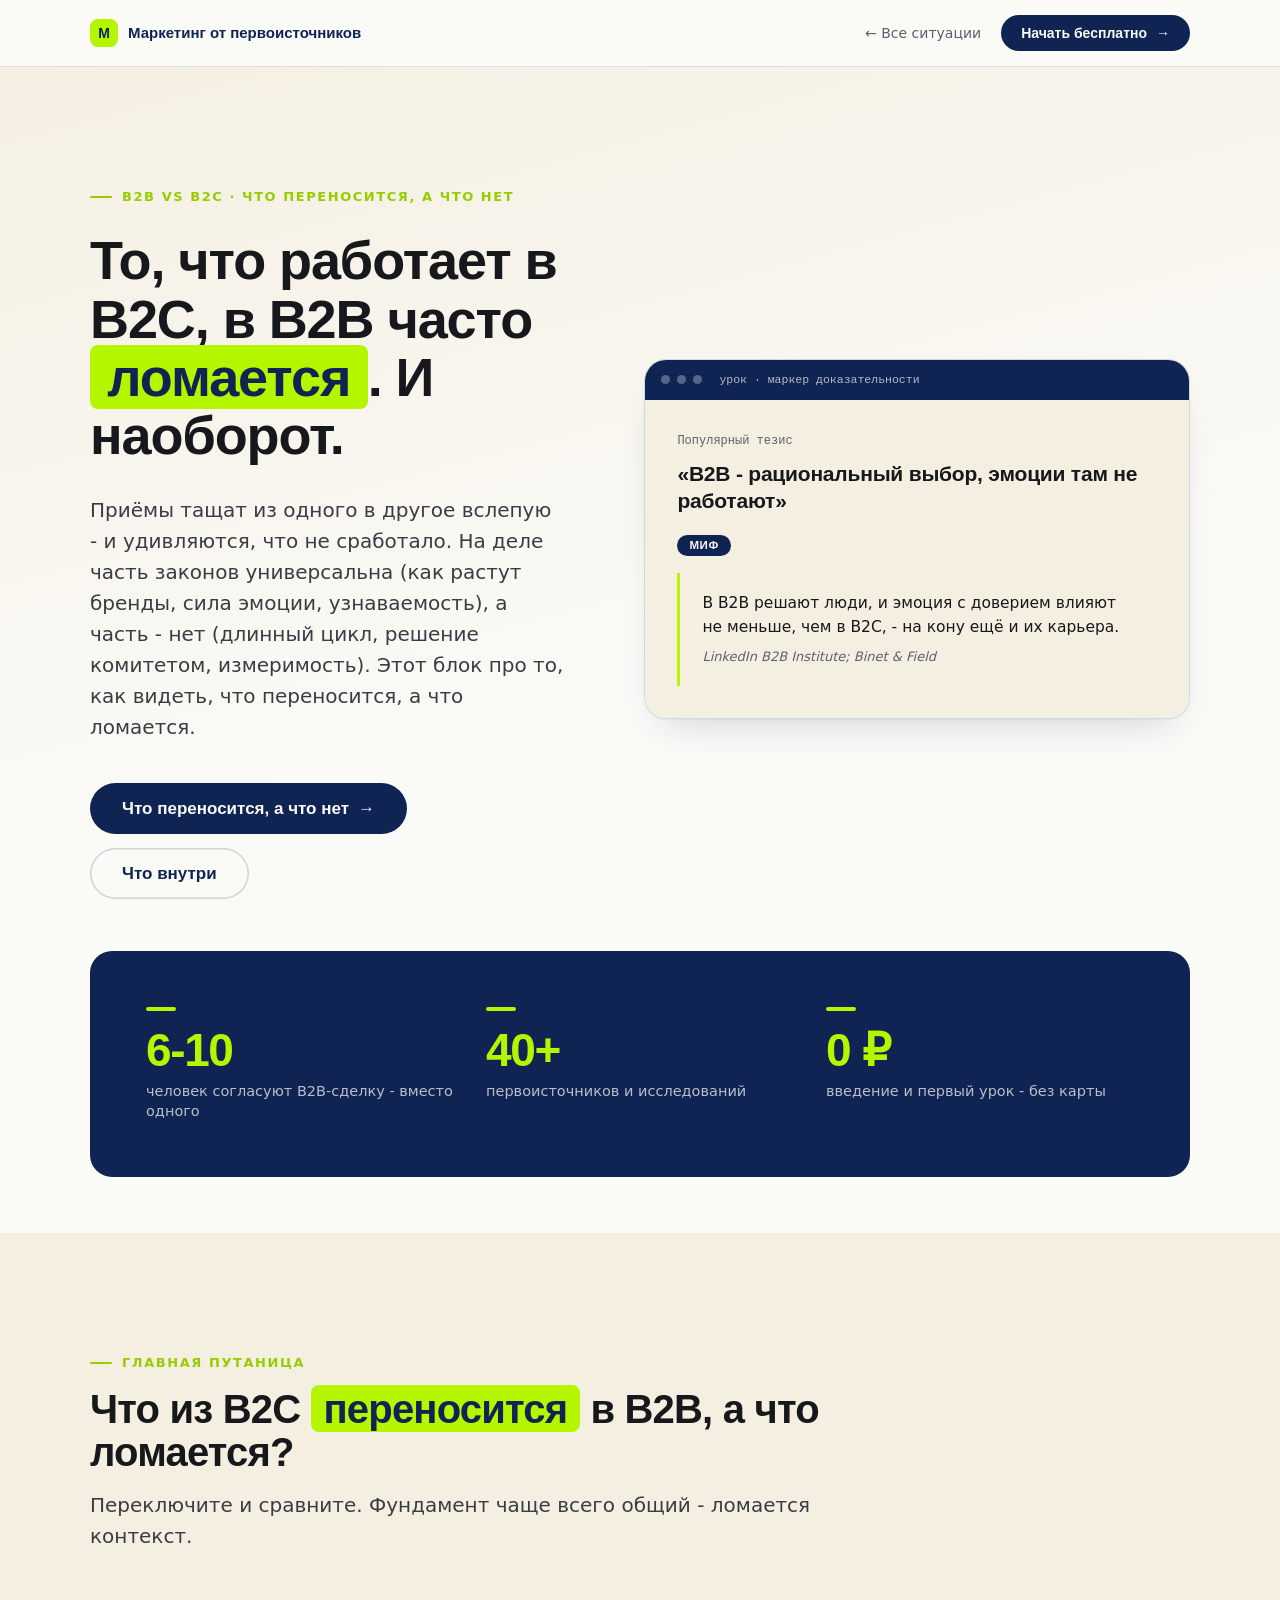
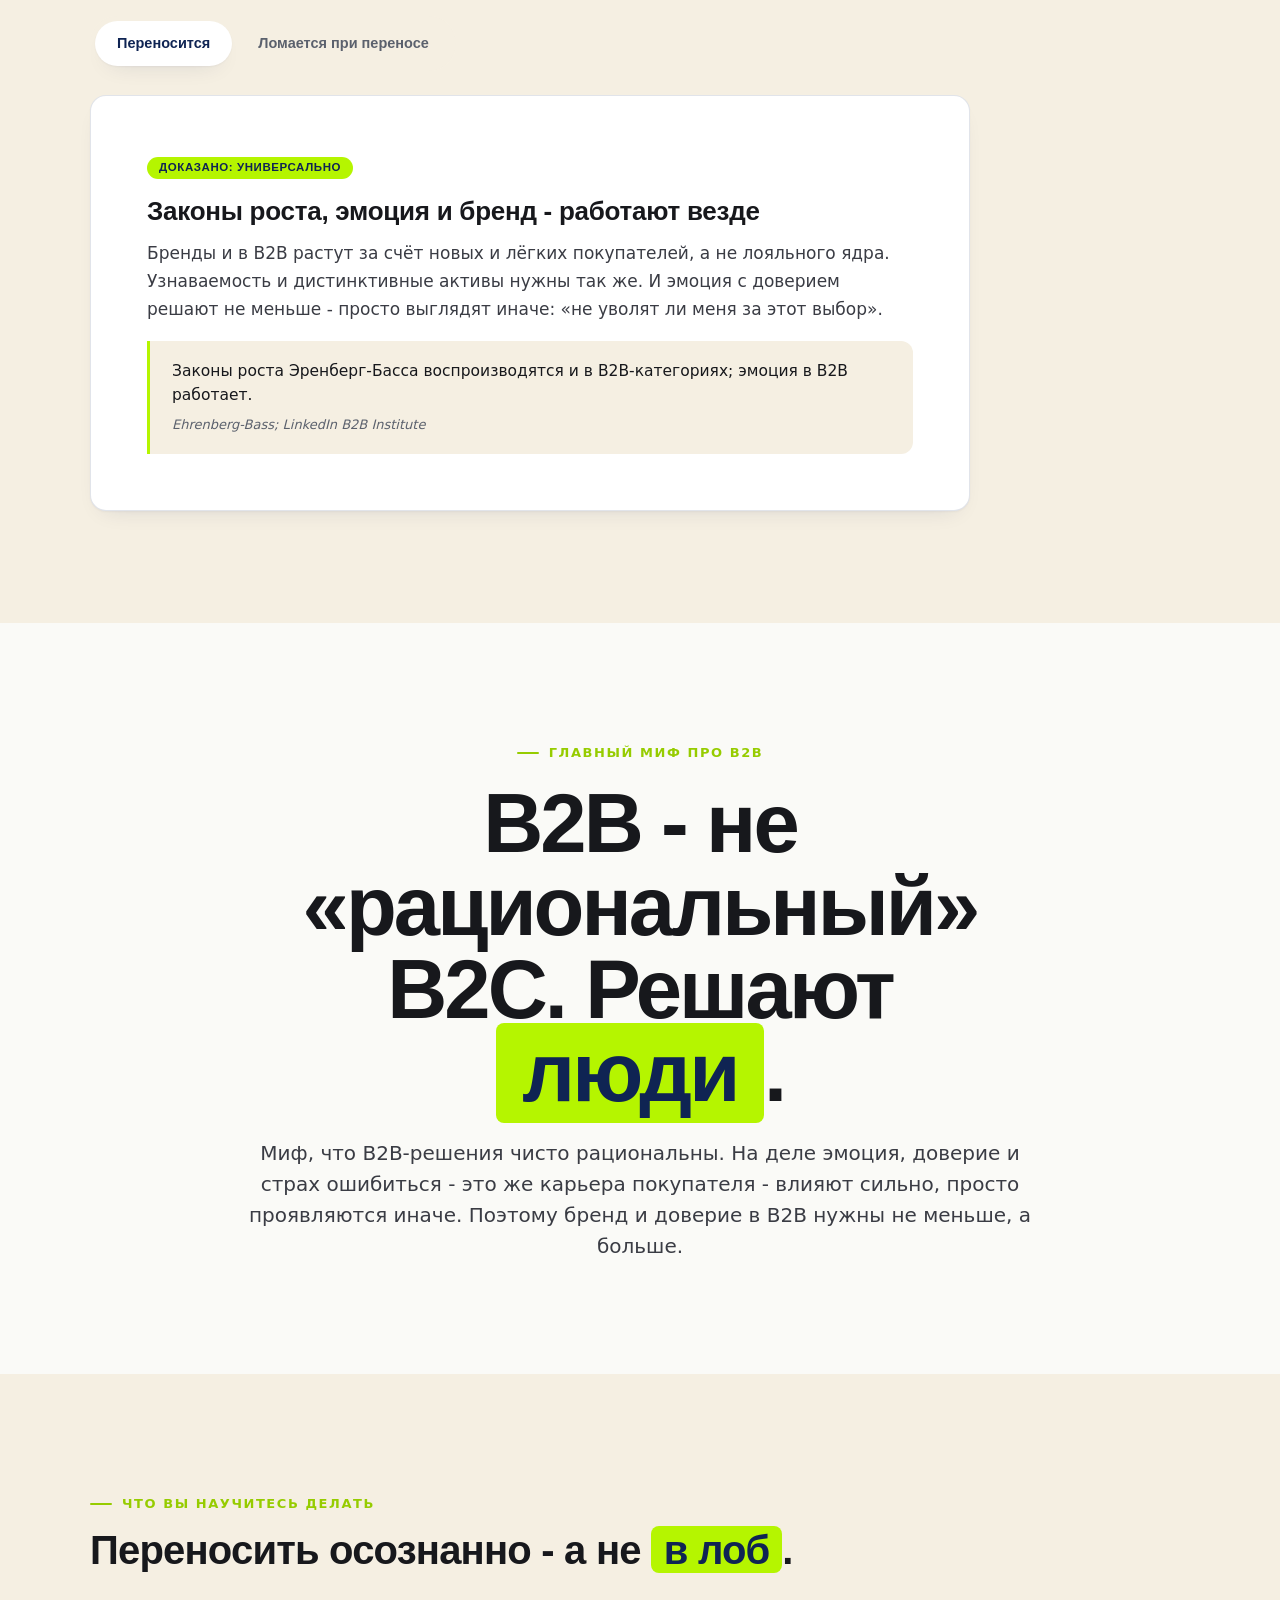
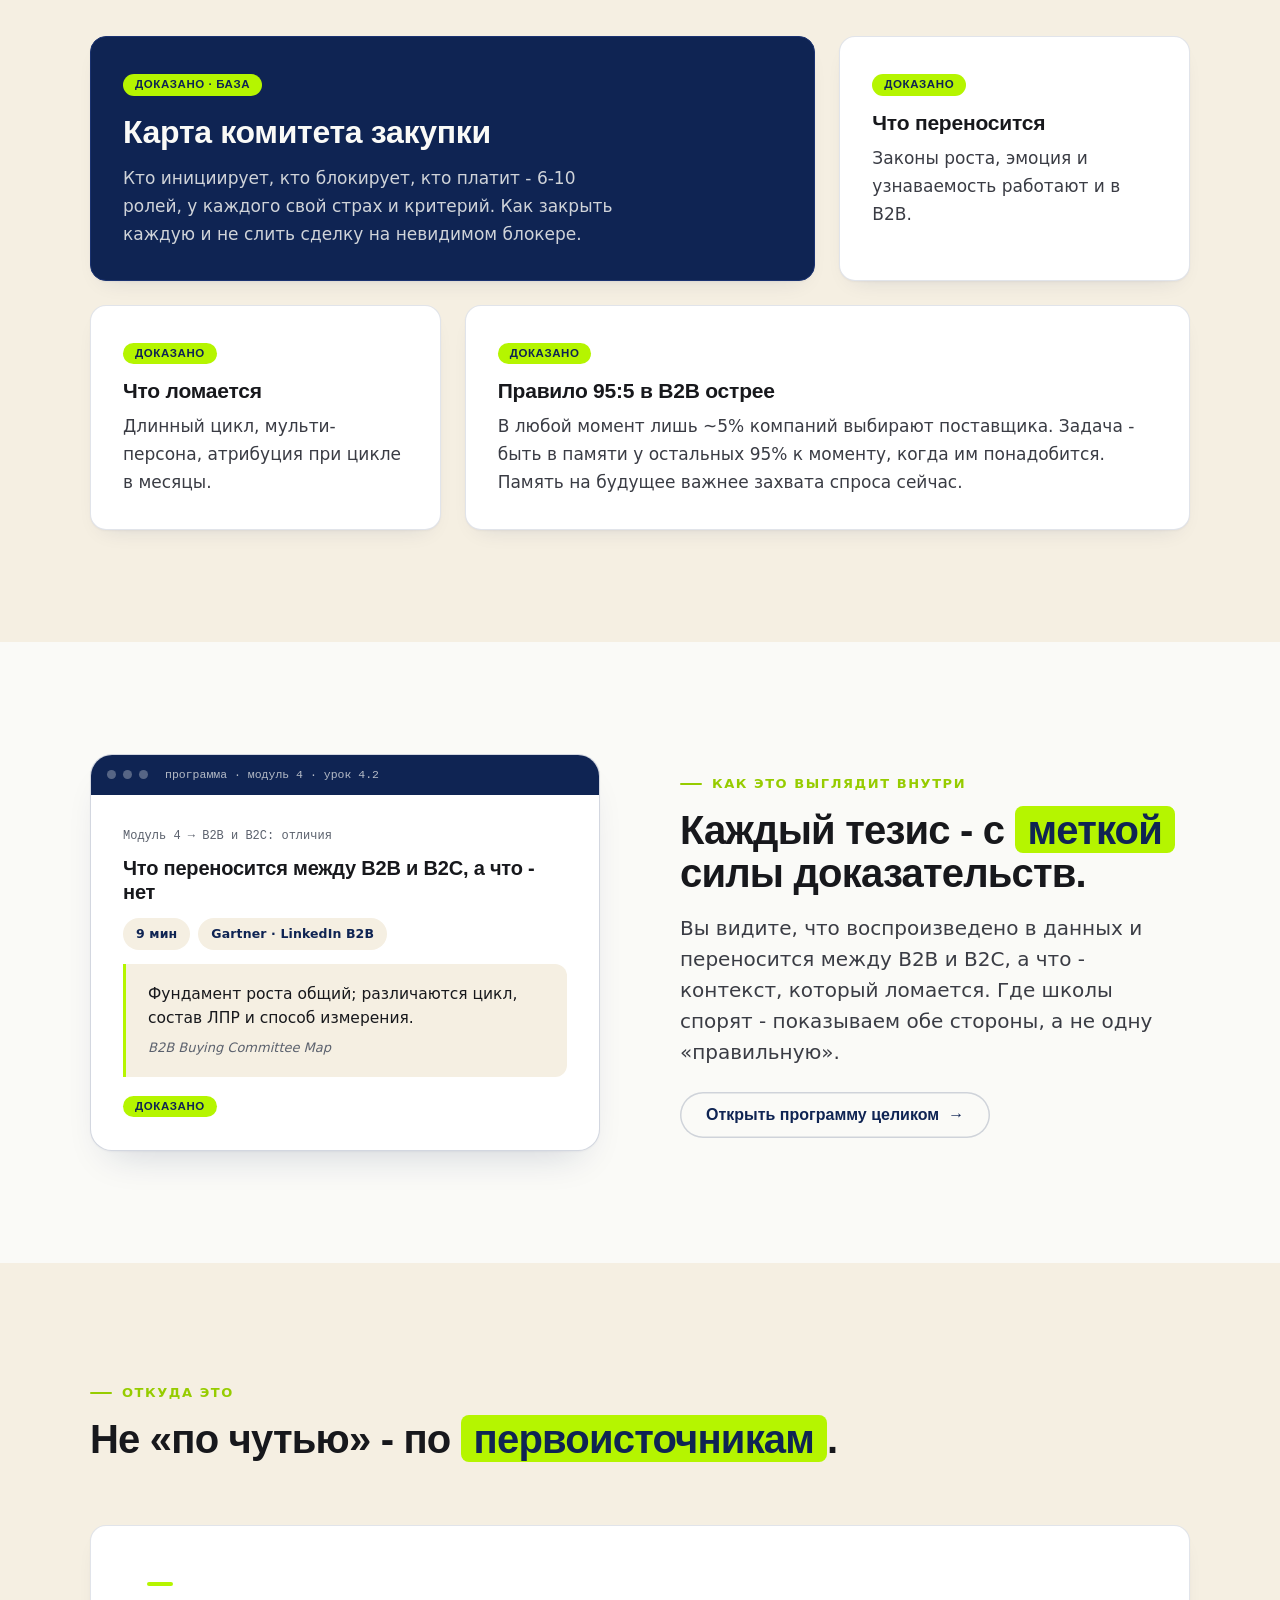
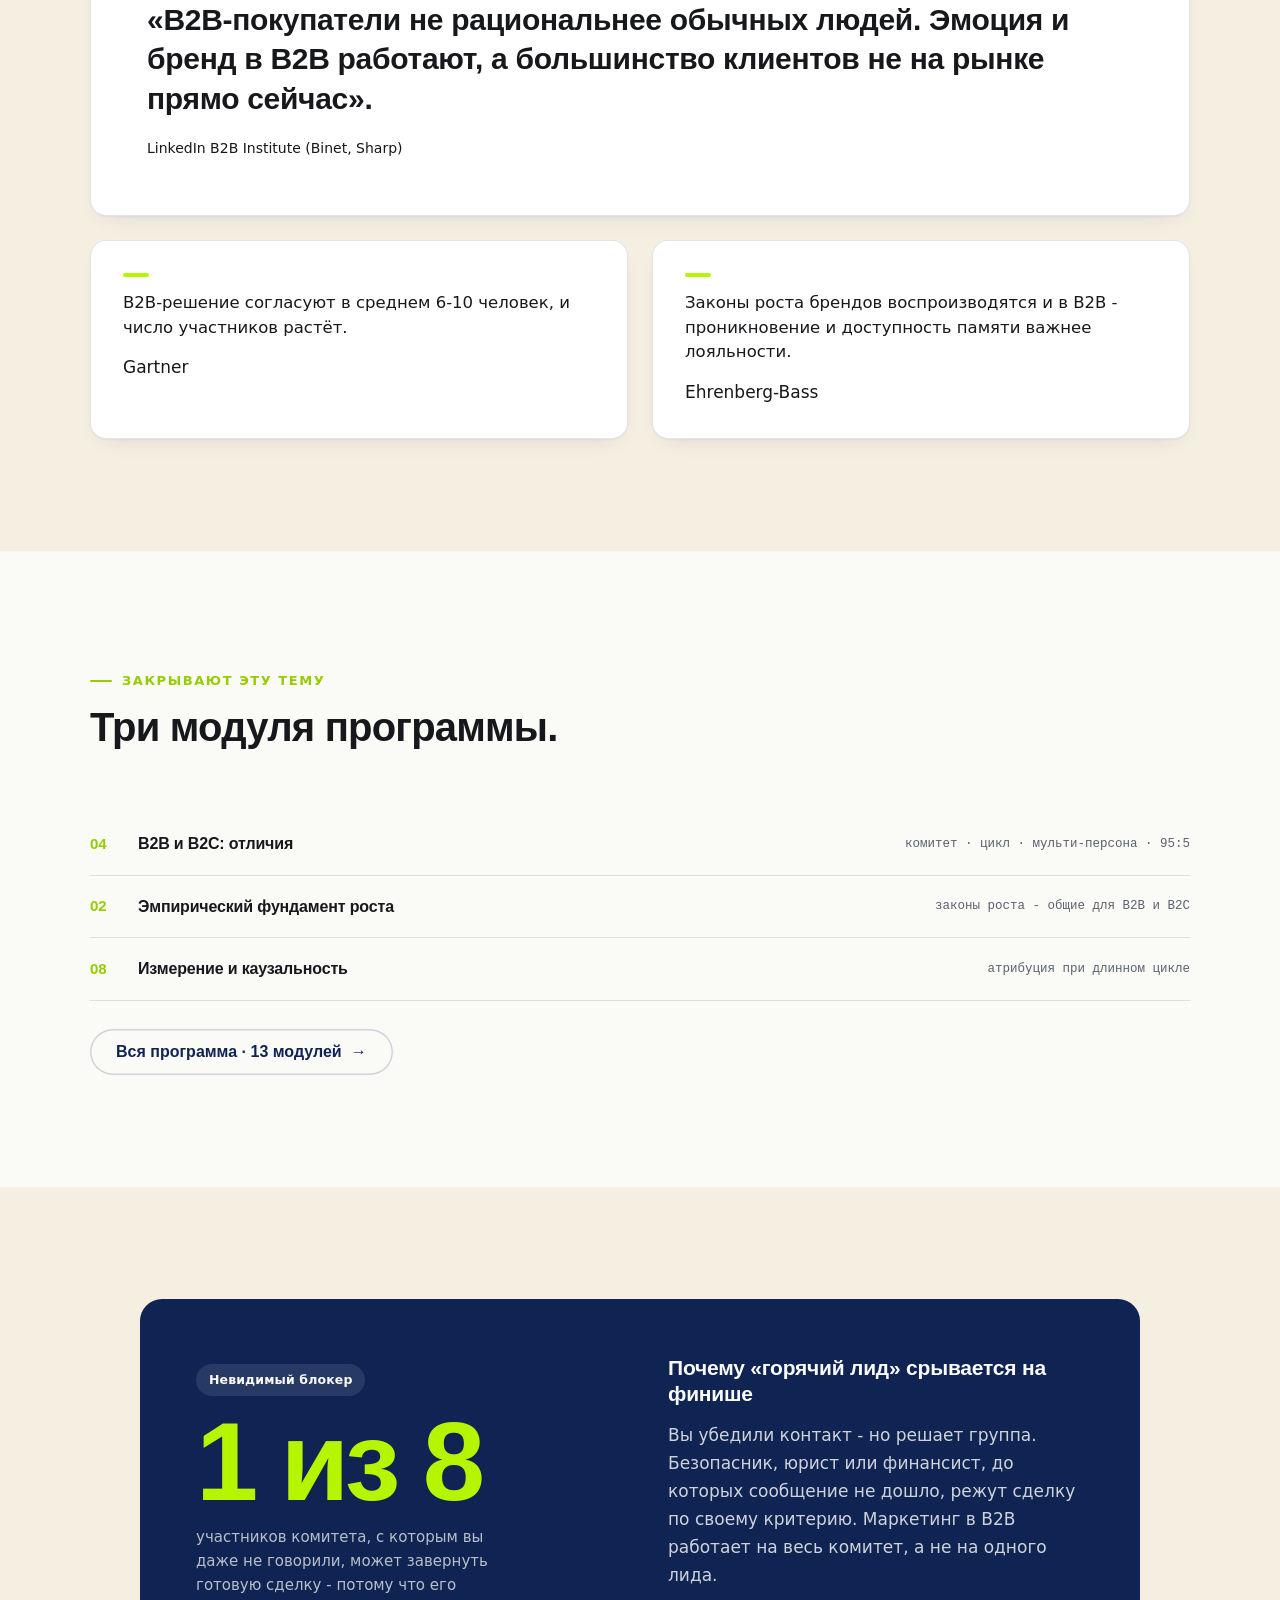
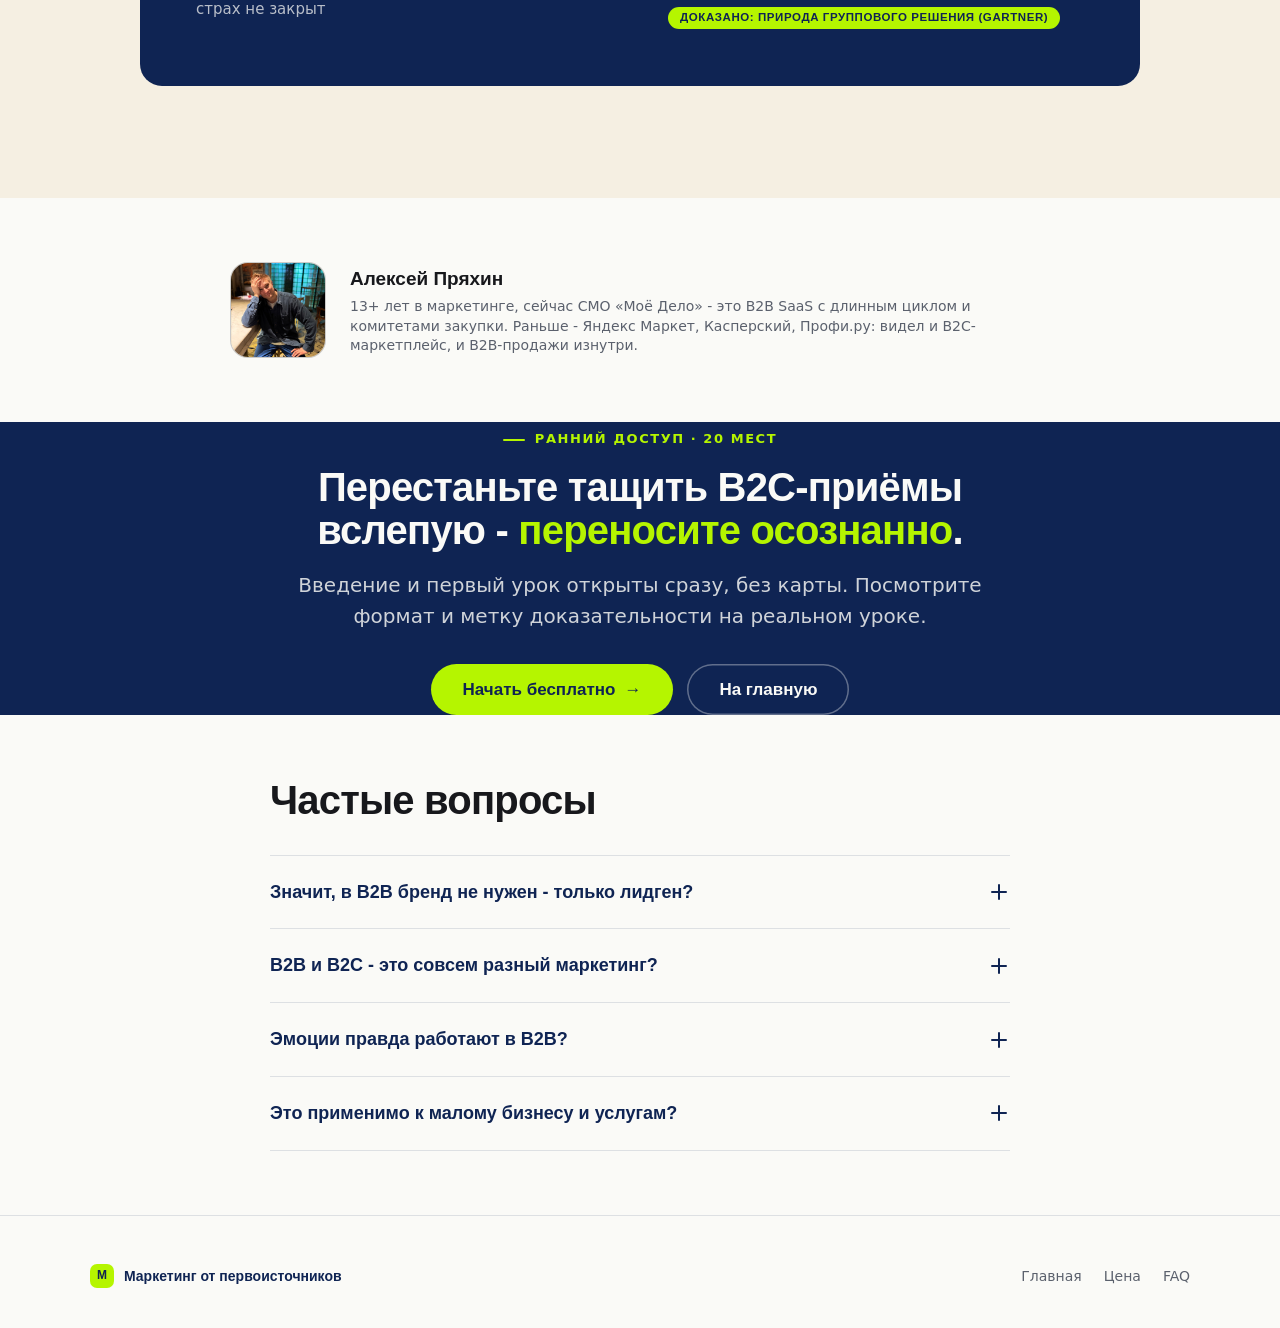
<file: b2b.html>
<!DOCTYPE html>
<html lang="ru">
<head>
<meta charset="UTF-8">
<meta name="viewport" content="width=device-width, initial-scale=1.0">
<meta name="robots" content="noindex, nofollow">
<title>B2B vs B2C: что переносится, а что ломается - Маркетинг от первоисточников</title>
<meta name="description" content="Чем маркетинг в B2B отличается от B2C: что переносится (законы роста, эмоция, бренд), а что ломается (длинный цикл, комитет из 6-10, измерение). На доказательной базе.">
<link rel="icon" type="image/svg+xml" href="assets/favicon.svg">
<link rel="preconnect" href="https://api.fontshare.com" crossorigin>
<link rel="stylesheet" href="app.css">
<script>
(function(){try{var rm=window.matchMedia&&matchMedia('(prefers-reduced-motion: reduce)').matches;
if(!rm&&'IntersectionObserver' in window)document.documentElement.classList.add('has-reveal');}catch(e){}})();
</script>
</head>
<body>

<!-- NAV -->
<nav class="nav">
  <div class="container">
    <a class="brand" href="index.html"><span class="mark">М</span> Маркетинг от первоисточников</a>
    <span class="spacer"></span>
    <a class="back" href="index.html#cep">← Все ситуации</a>
    <a class="btn btn-primary btn-sm" href="index.html#price" style="padding:11px 20px;font-size:14px">Начать бесплатно <span class="arr">→</span></a>
  </div>
</nav>

<!-- HERO -->
<header style="background:linear-gradient(165deg,var(--cream),var(--offwhite) 62%);padding:var(--section-y) 0 130px">
  <div class="container">
    <div class="hero-asym">
      <div class="reveal">
        <span class="eyebrow">B2B vs B2C · что переносится, а что нет</span>
        <h1 style="margin-top:24px;line-height:1.08">То, что работает в B2C, в B2B часто <span class="hl">ломается</span>. И наоборот.</h1>
        <p class="lead measure" style="margin-top:30px">Приёмы тащат из одного в другое вслепую - и удивляются, что не сработало. На деле часть законов универсальна (как растут бренды, сила эмоции, узнаваемость), а часть - нет (длинный цикл, решение комитетом, измеримость). Этот блок про то, как видеть, что переносится, а что ломается.</p>
        <div style="display:flex;gap:14px;margin-top:40px;flex-wrap:wrap">
          <a class="btn btn-primary btn-lg" href="#compare">Что переносится, а что нет <span class="arr">→</span></a>
          <a class="btn btn-ghost btn-lg" href="#method">Что внутри</a>
        </div>
      </div>
      <div class="reveal" style="--rd:90ms">
        <div class="screen">
          <div class="bar"><i></i><i></i><i></i><span class="path">урок · маркер доказательности</span></div>
          <div class="body" style="background:var(--cream)">
            <div style="font-size:12px;color:var(--ash);font-family:ui-monospace,monospace;margin-bottom:10px">Популярный тезис</div>
            <div style="font-family:var(--display);font-weight:600;font-size:21px;line-height:1.25;color:var(--ink);letter-spacing:-.01em">«B2B - рациональный выбор, эмоции там не работают»</div>
            <div style="margin:16px 0"><span class="mk mk-myth">Миф</span></div>
            <div class="source"><div class="q">В B2B решают люди, и эмоция с доверием влияют не меньше, чем в B2C, - на кону ещё и их карьера.</div><div class="cite">LinkedIn B2B Institute; Binet &amp; Field</div></div>
          </div>
        </div>
      </div>
    </div>
  </div>
</header>

<!-- STAT-BAND -->
<div class="container" style="margin-top:-78px;margin-bottom:var(--s8);position:relative;z-index:3">
  <div class="panel panel-navy reveal">
    <div class="stats">
      <div class="stat"><div class="n">6-10</div><div class="l">человек согласуют B2B-сделку - вместо одного</div></div>
      <div class="stat"><div class="n">40+</div><div class="l">первоисточников и исследований</div></div>
      <div class="stat"><div class="n">0 ₽</div><div class="l">введение и первый урок - без карты</div></div>
    </div>
  </div>
</div>

<!-- ИНТЕРАКТИВ: ЧТО ПЕРЕНОСИТСЯ VS ЧТО ЛОМАЕТСЯ -->
<section class="section bg-cream" id="compare">
  <div class="container">
    <div class="section-head reveal">
      <span class="eyebrow">Главная путаница</span>
      <h2 style="margin-top:14px">Что из B2C <span class="hl">переносится</span> в B2B, а что ломается?</h2>
      <p class="lead">Переключите и сравните. Фундамент чаще всего общий - ломается контекст.</p>
    </div>
    <div class="reveal" style="max-width:880px">
      <div class="tab-bar" id="cmp" style="margin-bottom:var(--s5)">
        <button class="tab-btn active" data-c="c1">Переносится</button>
        <button class="tab-btn" data-c="c2">Ломается при переносе</button>
      </div>
      <div class="card" id="c1" style="padding:var(--s8)">
        <span class="mk mk-proven" style="margin-bottom:16px">Доказано: универсально</span>
        <h3 style="font-size:26px">Законы роста, эмоция и бренд - работают везде</h3>
        <p style="margin-top:12px">Бренды и в B2B растут за счёт новых и лёгких покупателей, а не лояльного ядра. Узнаваемость и дистинктивные активы нужны так же. И эмоция с доверием решают не меньше - просто выглядят иначе: «не уволят ли меня за этот выбор».</p>
        <div class="source" style="margin-top:18px"><div class="q">Законы роста Эренберг-Басса воспроизводятся и в B2B-категориях; эмоция в B2B работает.</div><div class="cite">Ehrenberg-Bass; LinkedIn B2B Institute</div></div>
      </div>
      <div class="card" id="c2" style="padding:var(--s8);display:none">
        <span class="mk mk-proven" style="margin-bottom:16px">Доказано: различается</span>
        <h3 style="font-size:26px">Цикл, комитет и измерение - другие</h3>
        <p style="margin-top:12px">Решение принимают 6-10 человек месяцами, у каждого свой страх и критерий. Длинный цикл рвёт атрибуцию - «последний клик» врёт ещё сильнее. И правило 95:5 острее: почти никто не на рынке прямо сейчас. Тактику «в лоб» из B2C сюда переносить нельзя.</p>
        <div class="source" style="margin-top:18px"><div class="q">В среднем 6-10 участников и цикл в месяцы - норма B2B-сделки.</div><div class="cite">Gartner</div></div>
      </div>
    </div>
  </div>
</section>

<!-- ГИГАНТ -->
<section class="section">
  <div class="container" style="text-align:center">
    <span class="eyebrow reveal" style="justify-content:center">Главный миф про B2B</span>
    <h2 class="reveal" style="font-size:clamp(36px,6.5vw,84px);line-height:1;letter-spacing:-.035em;margin:18px auto 0;max-width:16ch">B2B - не «рациональный» B2C. Решают <span class="hl">люди</span>.</h2>
    <p class="lead reveal" style="margin:24px auto 0;max-width:62ch">Миф, что B2B-решения чисто рациональны. На деле эмоция, доверие и страх ошибиться - это же карьера покупателя - влияют сильно, просто проявляются иначе. Поэтому бренд и доверие в B2B нужны не меньше, а больше.</p>
  </div>
</section>

<!-- ЧТО ДАЁТ МЕТОД (bento) -->
<section class="section bg-cream" id="method">
  <div class="container">
    <div class="section-head reveal"><span class="eyebrow">Что вы научитесь делать</span><h2 style="margin-top:14px">Переносить осознанно - а не <span class="hl">в лоб</span>.</h2></div>
    <div class="bento">
      <div class="card wide reveal" style="background:var(--navy);border-color:var(--navy-mid)"><span class="mk mk-proven" style="margin-bottom:16px">Доказано · база</span><h3 style="color:var(--offwhite);font-size:clamp(24px,3vw,32px)">Карта комитета закупки</h3><p style="margin-top:12px;color:rgba(250,250,247,.82);max-width:46ch">Кто инициирует, кто блокирует, кто платит - 6-10 ролей, у каждого свой страх и критерий. Как закрыть каждую и не слить сделку на невидимом блокере.</p></div>
      <div class="card reveal"><span class="mk mk-proven" style="margin-bottom:14px">Доказано</span><h3>Что переносится</h3><p style="margin-top:8px">Законы роста, эмоция и узнаваемость работают и в B2B.</p></div>
      <div class="card reveal" style="--rd:70ms"><span class="mk mk-proven" style="margin-bottom:14px">Доказано</span><h3>Что ломается</h3><p style="margin-top:8px">Длинный цикл, мульти-персона, атрибуция при цикле в месяцы.</p></div>
      <div class="card wide reveal" style="--rd:140ms"><span class="mk mk-proven" style="margin-bottom:14px">Доказано</span><h3>Правило 95:5 в B2B острее</h3><p style="margin-top:8px">В любой момент лишь ~5% компаний выбирают поставщика. Задача - быть в памяти у остальных 95% к моменту, когда им понадобится. Память на будущее важнее захвата спроса сейчас.</p></div>
    </div>
  </div>
</section>

<!-- КАК В КУРСЕ -->
<section class="section">
  <div class="container">
    <div class="split">
      <div class="reveal" style="--rd:90ms">
        <div class="screen">
          <div class="bar"><i></i><i></i><i></i><span class="path">программа · модуль 4 · урок 4.2</span></div>
          <div class="body">
            <div style="font-size:12px;color:var(--ash);font-family:ui-monospace,monospace;margin-bottom:10px">Модуль 4 → B2B и B2C: отличия</div>
            <div style="font-family:var(--display);font-weight:600;font-size:20px;line-height:1.2;color:var(--ink);letter-spacing:-.01em">Что переносится между B2B и B2C, а что - нет</div>
            <div style="display:flex;gap:8px;margin:14px 0"><span class="pill">9 мин</span><span class="pill">Gartner · LinkedIn B2B</span></div>
            <div class="source"><div class="q">Фундамент роста общий; различаются цикл, состав ЛПР и способ измерения.</div><div class="cite">B2B Buying Committee Map</div></div>
            <div style="margin-top:14px"><span class="mk mk-proven">Доказано</span></div>
          </div>
        </div>
      </div>
      <div class="reveal">
        <span class="eyebrow">Как это выглядит внутри</span>
        <h2 style="margin-top:14px">Каждый тезис - с <span class="hl">меткой</span> силы доказательств.</h2>
        <p class="lead measure" style="margin-top:18px">Вы видите, что воспроизведено в данных и переносится между B2B и B2C, а что - контекст, который ломается. Где школы спорят - показываем обе стороны, а не одну «правильную».</p>
        <a class="btn btn-ghost" href="index.html#inside" style="margin-top:24px">Открыть программу целиком <span class="arr">→</span></a>
      </div>
    </div>
  </div>
</section>

<!-- ИСТОЧНИКИ -->
<section class="section bg-cream">
  <div class="container">
    <div class="section-head reveal"><span class="eyebrow">Откуда это</span><h2 style="margin-top:14px">Не «по чутью» - по <span class="hl">первоисточникам</span>.</h2></div>
    <div class="reveal" style="margin-bottom:var(--s5)">
      <div class="card tick" style="padding:var(--s8)"><div style="font-family:var(--display);font-weight:600;font-size:clamp(22px,2.6vw,30px);line-height:1.32;color:var(--ink);letter-spacing:-.01em">«B2B-покупатели не рациональнее обычных людей. Эмоция и бренд в B2B работают, а большинство клиентов не на рынке прямо сейчас».</div><div class="cite" style="margin-top:18px;font-size:14px">LinkedIn B2B Institute (Binet, Sharp)</div></div>
    </div>
    <div class="grid grid-2">
      <div class="card tick reveal"><div style="font-size:16.5px;line-height:1.5;color:var(--ink)">B2B-решение согласуют в среднем 6-10 человек, и число участников растёт.</div><div class="cite" style="margin-top:14px">Gartner</div></div>
      <div class="card tick reveal" style="--rd:70ms"><div style="font-size:16.5px;line-height:1.5;color:var(--ink)">Законы роста брендов воспроизводятся и в B2B - проникновение и доступность памяти важнее лояльности.</div><div class="cite" style="margin-top:14px">Ehrenberg-Bass</div></div>
    </div>
  </div>
</section>

<!-- МОДУЛИ -->
<section class="section">
  <div class="container">
    <div class="section-head reveal"><span class="eyebrow">Закрывают эту тему</span><h2 style="margin-top:14px">Три модуля программы.</h2></div>
    <div class="reveal">
      <div class="mod"><span class="mn">04</span><span class="mt">B2B и B2C: отличия</span><span class="mm">комитет · цикл · мульти-персона · 95:5</span></div>
      <div class="mod"><span class="mn">02</span><span class="mt">Эмпирический фундамент роста</span><span class="mm">законы роста - общие для B2B и B2C</span></div>
      <div class="mod"><span class="mn">08</span><span class="mt">Измерение и каузальность</span><span class="mm">атрибуция при длинном цикле</span></div>
    </div>
    <a class="btn btn-ghost" href="index.html#inside" style="margin-top:28px">Вся программа · 13 модулей <span class="arr">→</span></a>
  </div>
</section>

<!-- МИНИ-КЕЙС (giant) -->
<section class="section bg-cream">
  <div class="container">
    <div class="panel panel-navy reveal" style="max-width:1000px;margin:0 auto">
      <div class="split" style="align-items:center;gap:var(--s8)">
        <div>
          <span class="pill" style="margin-bottom:18px">Невидимый блокер</span>
          <div style="font-family:var(--display);font-weight:700;font-size:clamp(64px,10vw,112px);color:var(--lime);line-height:.85;letter-spacing:-.04em">1 из 8</div>
          <div style="color:rgba(250,250,247,.72);margin-top:16px;max-width:300px;font-size:15px">участников комитета, с которым вы даже не говорили, может завернуть готовую сделку - потому что его страх не закрыт</div>
        </div>
        <div>
          <h3 style="color:var(--offwhite)">Почему «горячий лид» срывается на финише</h3>
          <p style="color:rgba(250,250,247,.82);margin-top:14px">Вы убедили контакт - но решает группа. Безопасник, юрист или финансист, до которых сообщение не дошло, режут сделку по своему критерию. Маркетинг в B2B работает на весь комитет, а не на одного лида.</p>
          <span class="mk mk-proven" style="margin-top:18px;display:inline-flex">Доказано: природа группового решения (Gartner)</span>
        </div>
      </div>
    </div>
  </div>
</section>

<!-- АВТОР -->
<section class="section-tight">
  <div class="container">
    <div class="author reveal" style="max-width:820px;margin:0 auto">
      <img class="ph" src="assets/photo-alexey.jpeg" alt="Алексей Пряхин" width="96" height="96">
      <div>
        <div class="nm">Алексей Пряхин</div>
        <div class="ro">13+ лет в маркетинге, сейчас CMO «Моё Дело» - это B2B SaaS с длинным циклом и комитетами закупки. Раньше - Яндекс Маркет, Касперский, Профи.ру: видел и B2C-маркетплейс, и B2B-продажи изнутри.</div>
      </div>
    </div>
  </div>
</section>

<!-- CTA -->
<section class="section-dark" style="text-align:center">
  <div class="container">
    <div class="reveal" style="max-width:720px;margin:0 auto">
      <span class="eyebrow" style="justify-content:center">Ранний доступ · 20 мест</span>
      <h2 style="margin-top:16px">Перестаньте тащить B2C-приёмы вслепую - <span class="hl">переносите&nbsp;осознанно</span>.</h2>
      <p class="lead" style="margin-top:18px">Введение и первый урок открыты сразу, без карты. Посмотрите формат и метку доказательности на реальном уроке.</p>
      <div style="display:flex;gap:14px;justify-content:center;margin-top:32px;flex-wrap:wrap">
        <a class="btn btn-lime btn-lg" href="index.html#price">Начать бесплатно <span class="arr">→</span></a>
        <a class="btn btn-ghost btn-lg" href="index.html">На главную</a>
      </div>
    </div>
  </div>
</section>

<!-- FAQ -->
<section class="section-tight">
  <div class="container" style="max-width:820px">
    <div class="section-head reveal" style="margin-bottom:var(--s6)"><h2>Частые вопросы</h2></div>
    <div class="acc reveal">
      <details><summary>Значит, в B2B бренд не нужен - только лидген?<span class="ic"></span></summary><div class="a">Наоборот: при длинном цикле важнее быть в памяти заранее. 95% клиентов не на рынке прямо сейчас - бренд работает на то, чтобы вспомнили вас, когда понадобится. Лидген снимает только горячие 5%.</div></details>
      <details><summary>B2B и B2C - это совсем разный маркетинг?<span class="ic"></span></summary><div class="a">Нет. Фундамент общий: как растут бренды, роль эмоции и узнаваемости. Ломается контекст - длина цикла, состав ЛПР, способ измерения. Курс учит отличать одно от другого, а не заучивать «B2B-правила».</div></details>
      <details><summary>Эмоции правда работают в B2B?<span class="ic"></span></summary><div class="a">Да. Исследования LinkedIn B2B Institute и Binet показывают: эмоциональные кампании в B2B эффективнее чисто рациональных на длинном горизонте. На кону карьера и репутация покупателя - это очень эмоционально. <b>[Доказано]</b></div></details>
      <details><summary>Это применимо к малому бизнесу и услугам?<span class="ic"></span></summary><div class="a">Да: если у вас сделка с несколькими ЛПР и обдумыванием - механика комитета и длинного цикла та же, просто в меньшем масштабе.</div></details>
    </div>
  </div>
</section>

<!-- FOOTER -->
<footer class="footer">
  <div class="container">
    <div class="grid">
      <a class="brand" href="index.html" style="display:flex;align-items:center;gap:10px;font-family:var(--display);font-weight:600;color:var(--navy)"><span style="width:24px;height:24px;background:var(--lime);border-radius:7px;display:flex;align-items:center;justify-content:center;font-size:12px">М</span> Маркетинг от первоисточников</a>
      <div style="display:flex;gap:22px;flex-wrap:wrap"><a href="index.html">Главная</a><a href="index.html#price">Цена</a><a href="index.html#faq">FAQ</a></div>
    </div>
  </div>
</footer>

<script>
/* Переключатель переносится / ломается */
(function(){
  var bar=document.getElementById('cmp'); if(!bar) return;
  bar.querySelectorAll('.tab-btn').forEach(function(b){
    b.addEventListener('click',function(){
      bar.querySelectorAll('.tab-btn').forEach(function(x){x.classList.remove('active')});
      b.classList.add('active');
      document.getElementById('c1').style.display = b.dataset.c==='c1'?'block':'none';
      document.getElementById('c2').style.display = b.dataset.c==='c2'?'block':'none';
    });
  });
})();
/* Reveal */
(function(){
  var root=document.documentElement;
  if(!root.classList.contains('has-reveal'))return;
  try{
    var els=[].slice.call(document.querySelectorAll('.reveal'));
    if(!els.length){root.classList.remove('has-reveal');return;}
    els.forEach(function(el){var p=el.parentElement;if(!p)return;var sibs=[].filter.call(p.children,function(c){return c.classList&&c.classList.contains('reveal')});var k=sibs.indexOf(el);if(k>0&&!el.style.getPropertyValue('--rd'))el.style.setProperty('--rd',Math.min(k,5)*70+'ms')});
    var io=new IntersectionObserver(function(en){en.forEach(function(e){if(e.isIntersecting){e.target.classList.add('in');io.unobserve(e.target)}})},{rootMargin:'0px 0px -8% 0px',threshold:.08});
    els.forEach(function(el){io.observe(el)});
  }catch(e){root.classList.remove('has-reveal')}
})();
</script>
  <script src="review.js" defer></script>
</body>
</html>
</file>
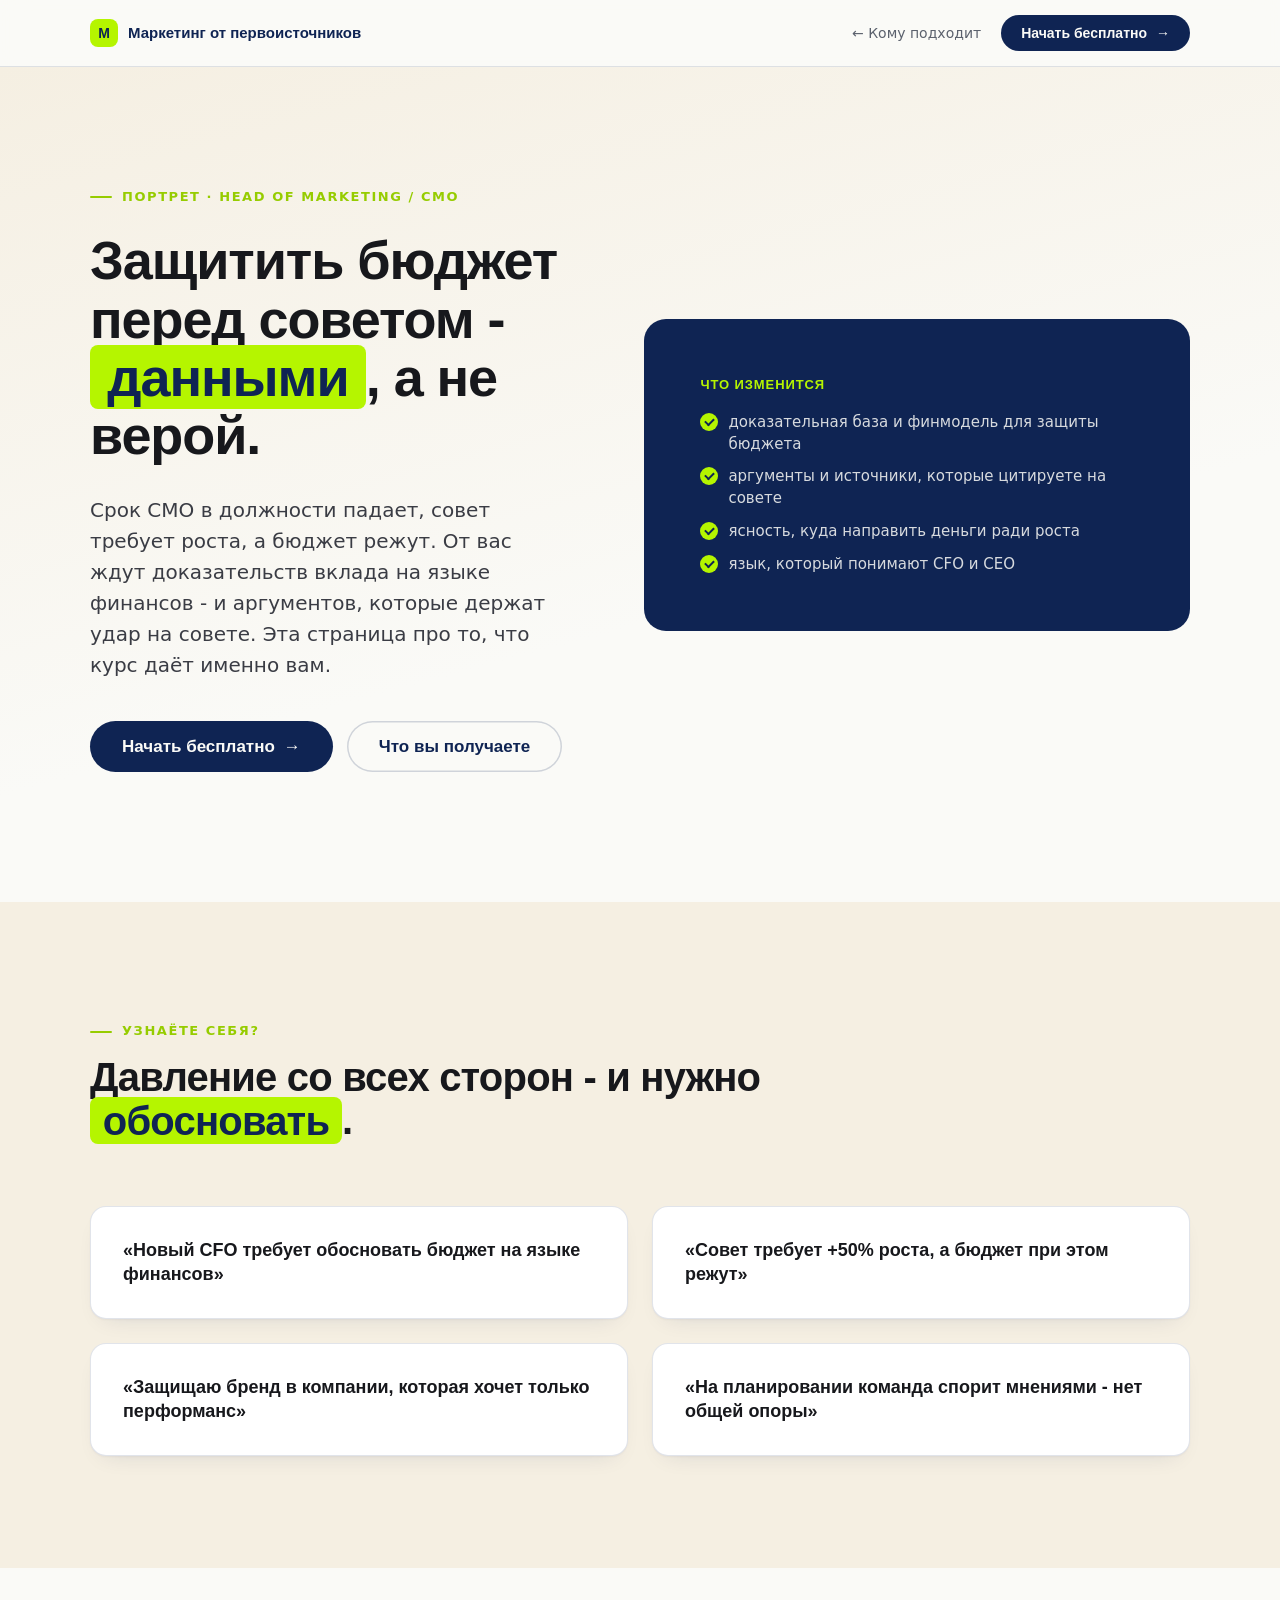
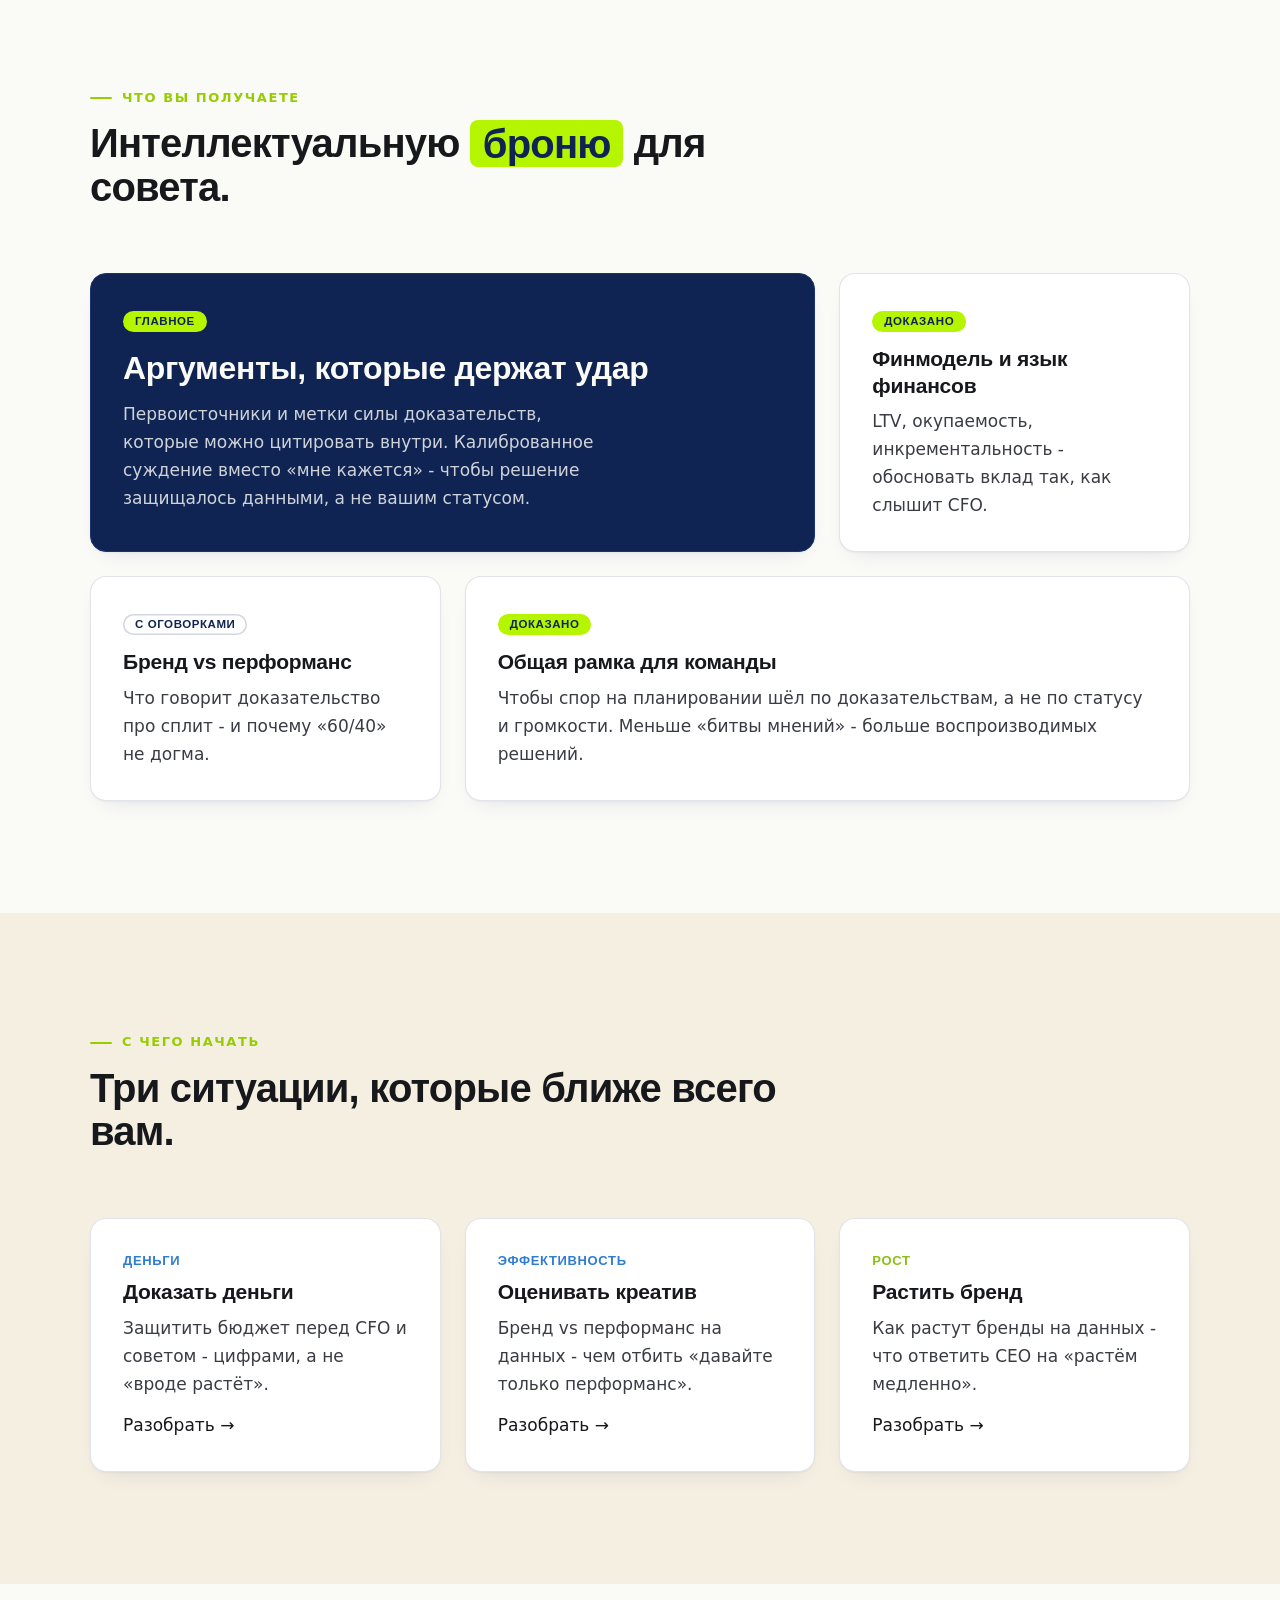
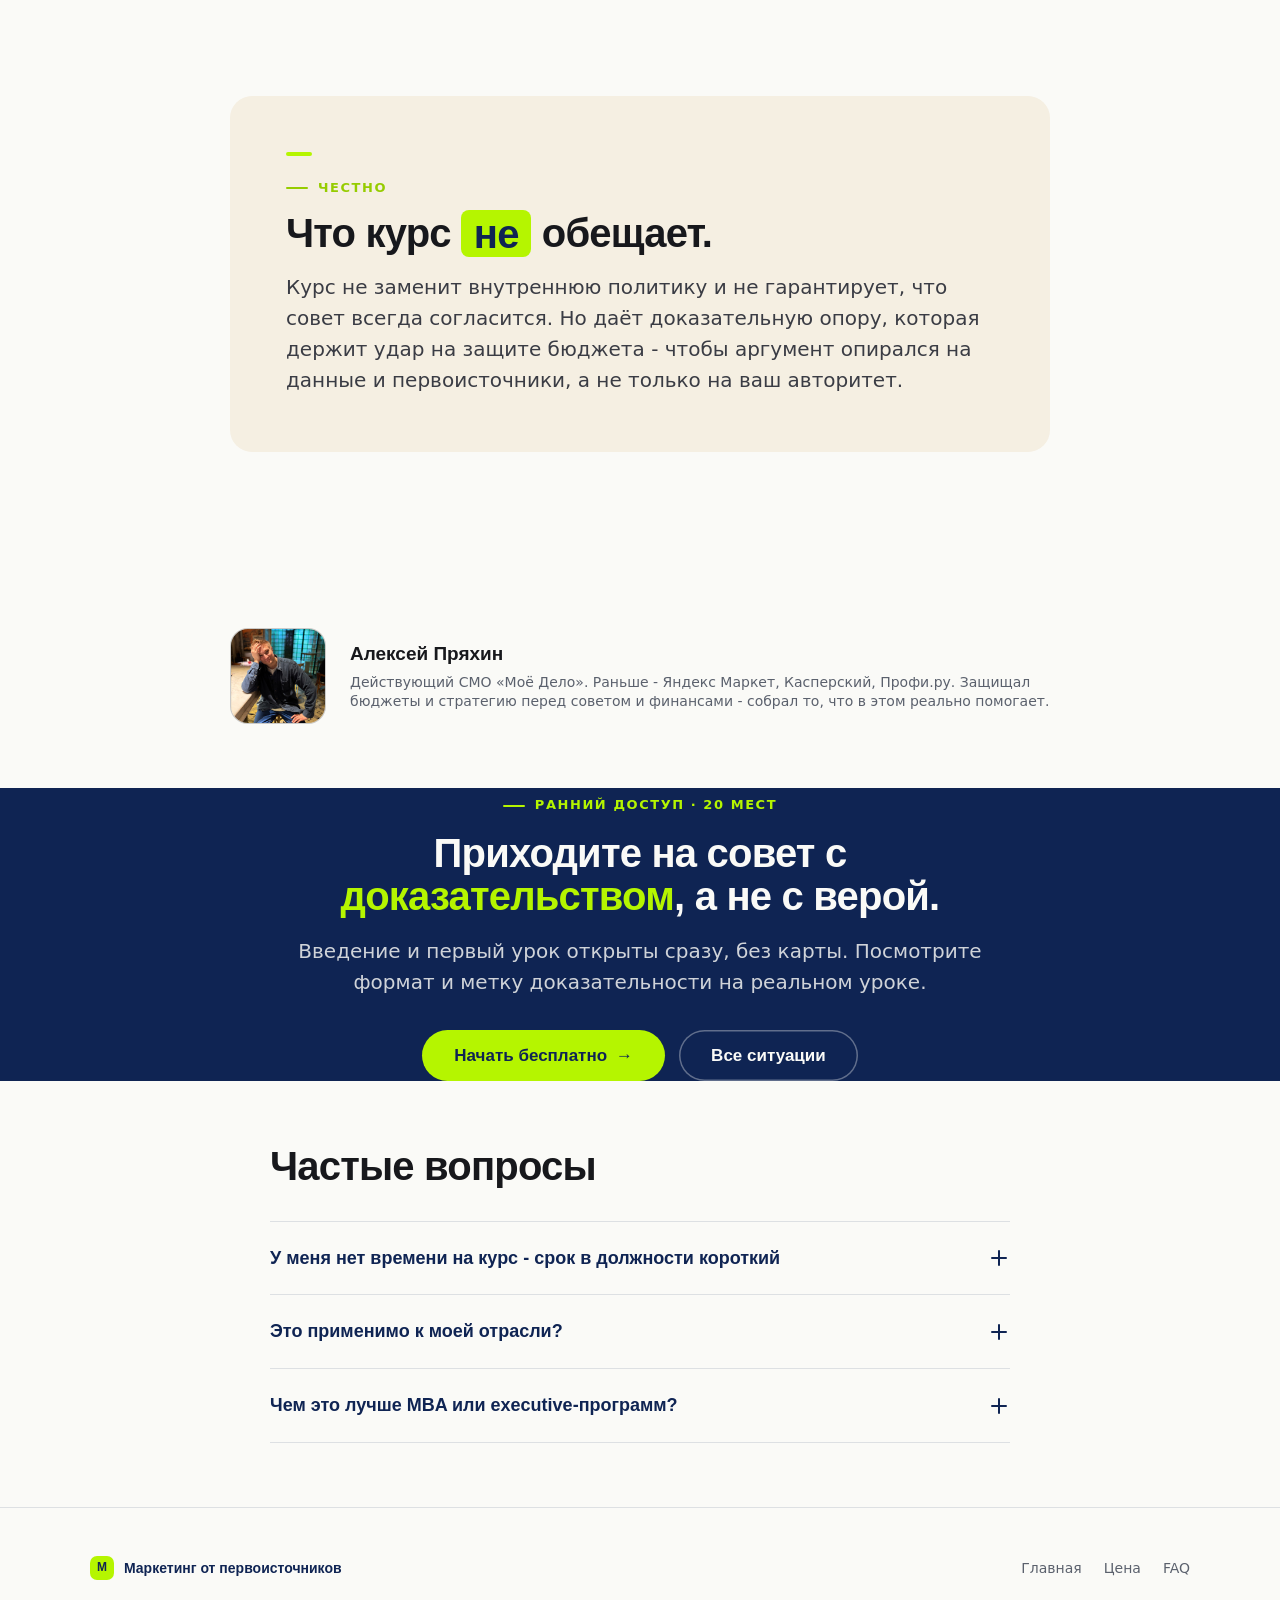
<file: cmo.html>
<!DOCTYPE html>
<html lang="ru">
<head>
<meta charset="UTF-8">
<meta name="viewport" content="width=device-width, initial-scale=1.0">
<meta name="robots" content="noindex, nofollow">
<title>Руководителю маркетинга: доказательная броня для совета - Маркетинг от первоисточников</title>
<meta name="description" content="Для CMO и head of marketing под давлением: доказательная база и финмодель, чтобы защитить бюджет перед советом и CFO и направить деньги туда, где реальный рост.">
<link rel="icon" type="image/svg+xml" href="assets/favicon.svg">
<link rel="preconnect" href="https://api.fontshare.com" crossorigin>
<link rel="stylesheet" href="app.css">
<script>
(function(){try{var rm=window.matchMedia&&matchMedia('(prefers-reduced-motion: reduce)').matches;
if(!rm&&'IntersectionObserver' in window)document.documentElement.classList.add('has-reveal');}catch(e){}})();
</script>
</head>
<body>

<!-- NAV -->
<nav class="nav">
  <div class="container">
    <a class="brand" href="index.html"><span class="mark">М</span> Маркетинг от первоисточников</a>
    <span class="spacer"></span>
    <a class="back" href="index.html#audience">← Кому подходит</a>
    <a class="btn btn-primary btn-sm" href="index.html#price" style="padding:11px 20px;font-size:14px">Начать бесплатно <span class="arr">→</span></a>
  </div>
</nav>

<!-- HERO -->
<header style="background:linear-gradient(165deg,var(--cream),var(--offwhite) 62%);padding:var(--section-y) 0 130px">
  <div class="container">
    <div class="hero-asym">
      <div class="reveal">
        <span class="eyebrow">Портрет · Head of Marketing / CMO</span>
        <h1 style="margin-top:24px;line-height:1.08">Защитить бюджет перед советом - <span class="hl">данными</span>, а не верой.</h1>
        <p class="lead measure" style="margin-top:30px">Срок CMO в должности падает, совет требует роста, а бюджет режут. От вас ждут доказательств вклада на языке финансов - и аргументов, которые держат удар на совете. Эта страница про то, что курс даёт именно вам.</p>
        <div style="display:flex;gap:14px;margin-top:40px;flex-wrap:wrap">
          <a class="btn btn-primary btn-lg" href="index.html#price">Начать бесплатно <span class="arr">→</span></a>
          <a class="btn btn-ghost btn-lg" href="#get">Что вы получаете</a>
        </div>
      </div>
      <div class="reveal" style="--rd:90ms">
        <div class="panel panel-navy">
          <div style="font-size:13px;text-transform:uppercase;letter-spacing:.07em;color:var(--lime);font-weight:600;font-family:var(--display)">Что изменится</div>
          <ul class="check-list" style="margin-top:16px">
            <li>доказательная база и финмодель для защиты бюджета</li>
            <li>аргументы и источники, которые цитируете на совете</li>
            <li>ясность, куда направить деньги ради роста</li>
            <li>язык, который понимают CFO и CEO</li>
          </ul>
        </div>
      </div>
    </div>
  </div>
</header>

<!-- УЗНАЁТЕ СЕБЯ -->
<section class="section bg-cream">
  <div class="container">
    <div class="section-head reveal"><span class="eyebrow">Узнаёте себя?</span><h2 style="margin-top:14px">Давление со всех сторон - и нужно <span class="hl">обосновать</span>.</h2></div>
    <div class="grid grid-2">
      <div class="card reveal"><p style="font-family:var(--display);font-weight:600;font-size:18px;color:var(--ink);line-height:1.3">«Новый CFO требует обосновать бюджет на языке финансов»</p></div>
      <div class="card reveal" style="--rd:60ms"><p style="font-family:var(--display);font-weight:600;font-size:18px;color:var(--ink);line-height:1.3">«Совет требует +50% роста, а бюджет при этом режут»</p></div>
      <div class="card reveal" style="--rd:120ms"><p style="font-family:var(--display);font-weight:600;font-size:18px;color:var(--ink);line-height:1.3">«Защищаю бренд в компании, которая хочет только перформанс»</p></div>
      <div class="card reveal" style="--rd:180ms"><p style="font-family:var(--display);font-weight:600;font-size:18px;color:var(--ink);line-height:1.3">«На планировании команда спорит мнениями - нет общей опоры»</p></div>
    </div>
  </div>
</section>

<!-- ЧТО ВЫ ПОЛУЧАЕТЕ -->
<section class="section" id="get">
  <div class="container">
    <div class="section-head reveal"><span class="eyebrow">Что вы получаете</span><h2 style="margin-top:14px">Интеллектуальную <span class="hl">броню</span> для совета.</h2></div>
    <div class="bento">
      <div class="card wide reveal" style="background:var(--navy);border-color:var(--navy-mid)"><span class="mk mk-proven" style="margin-bottom:16px">Главное</span><h3 style="color:var(--offwhite);font-size:clamp(24px,3vw,32px)">Аргументы, которые держат удар</h3><p style="margin-top:12px;color:rgba(250,250,247,.82);max-width:46ch">Первоисточники и метки силы доказательств, которые можно цитировать внутри. Калиброванное суждение вместо «мне кажется» - чтобы решение защищалось данными, а не вашим статусом.</p></div>
      <div class="card reveal"><span class="mk mk-proven" style="margin-bottom:14px">Доказано</span><h3>Финмодель и язык финансов</h3><p style="margin-top:8px">LTV, окупаемость, инкрементальность - обосновать вклад так, как слышит CFO.</p></div>
      <div class="card reveal" style="--rd:70ms"><span class="mk mk-debated" style="margin-bottom:14px">С оговорками</span><h3>Бренд vs перформанс</h3><p style="margin-top:8px">Что говорит доказательство про сплит - и почему «60/40» не догма.</p></div>
      <div class="card wide reveal" style="--rd:140ms"><span class="mk mk-proven" style="margin-bottom:14px">Доказано</span><h3>Общая рамка для команды</h3><p style="margin-top:8px">Чтобы спор на планировании шёл по доказательствам, а не по статусу и громкости. Меньше «битвы мнений» - больше воспроизводимых решений.</p></div>
    </div>
  </div>
</section>

<!-- С ЧЕГО НАЧАТЬ -->
<section class="section bg-cream">
  <div class="container">
    <div class="section-head reveal"><span class="eyebrow">С чего начать</span><h2 style="margin-top:14px">Три ситуации, которые ближе всего вам.</h2></div>
    <div class="grid grid-3">
      <a class="card reveal" href="okupaemost.html" style="text-decoration:none;display:block"><div style="font-family:var(--display);font-weight:700;font-size:13px;color:#2f7dd1;text-transform:uppercase;letter-spacing:.05em">Деньги</div><h3 style="margin-top:8px">Доказать деньги</h3><p style="margin-top:8px">Защитить бюджет перед CFO и советом - цифрами, а не «вроде растёт».</p><span class="back" style="margin-top:14px;display:inline-block">Разобрать <span class="arr">→</span></span></a>
      <a class="card reveal" href="kreativ.html" style="--rd:70ms;text-decoration:none;display:block"><div style="font-family:var(--display);font-weight:700;font-size:13px;color:#2f7dd1;text-transform:uppercase;letter-spacing:.05em">Эффективность</div><h3 style="margin-top:8px">Оценивать креатив</h3><p style="margin-top:8px">Бренд vs перформанс на данных - чем отбить «давайте только перформанс».</p><span class="back" style="margin-top:14px;display:inline-block">Разобрать <span class="arr">→</span></span></a>
      <a class="card reveal" href="rost.html" style="--rd:140ms;text-decoration:none;display:block"><div style="font-family:var(--display);font-weight:700;font-size:13px;color:#8cbe16;text-transform:uppercase;letter-spacing:.05em">Рост</div><h3 style="margin-top:8px">Растить бренд</h3><p style="margin-top:8px">Как растут бренды на данных - что ответить CEO на «растём медленно».</p><span class="back" style="margin-top:14px;display:inline-block">Разобрать <span class="arr">→</span></span></a>
    </div>
  </div>
</section>

<!-- ЧЕСТНАЯ РАМКА -->
<section class="section">
  <div class="container">
    <div class="panel panel-cream tick reveal" style="max-width:820px;margin:0 auto">
      <span class="eyebrow">Честно</span>
      <h2 style="margin-top:14px">Что курс <span class="hl">не</span> обещает.</h2>
      <p class="lead" style="margin-top:16px;max-width:62ch">Курс не заменит внутреннюю политику и не гарантирует, что совет всегда согласится. Но даёт доказательную опору, которая держит удар на защите бюджета - чтобы аргумент опирался на данные и первоисточники, а не только на ваш авторитет.</p>
    </div>
  </div>
</section>

<!-- АВТОР -->
<section class="section-tight">
  <div class="container">
    <div class="author reveal" style="max-width:820px;margin:0 auto">
      <img class="ph" src="assets/photo-alexey.jpeg" alt="Алексей Пряхин" width="96" height="96">
      <div>
        <div class="nm">Алексей Пряхин</div>
        <div class="ro">Действующий CMO «Моё Дело». Раньше - Яндекс Маркет, Касперский, Профи.ру. Защищал бюджеты и стратегию перед советом и финансами - собрал то, что в этом реально помогает.</div>
      </div>
    </div>
  </div>
</section>

<!-- CTA -->
<section class="section-dark" style="text-align:center">
  <div class="container">
    <div class="reveal" style="max-width:720px;margin:0 auto">
      <span class="eyebrow" style="justify-content:center">Ранний доступ · 20 мест</span>
      <h2 style="margin-top:16px">Приходите на совет с <span class="hl">доказательством</span>, а не с верой.</h2>
      <p class="lead" style="margin-top:18px">Введение и первый урок открыты сразу, без карты. Посмотрите формат и метку доказательности на реальном уроке.</p>
      <div style="display:flex;gap:14px;justify-content:center;margin-top:32px;flex-wrap:wrap">
        <a class="btn btn-lime btn-lg" href="index.html#price">Начать бесплатно <span class="arr">→</span></a>
        <a class="btn btn-ghost btn-lg" href="index.html#cep">Все ситуации</a>
      </div>
    </div>
  </div>
</section>

<!-- FAQ -->
<section class="section-tight">
  <div class="container" style="max-width:820px">
    <div class="section-head reveal" style="margin-bottom:var(--s6)"><h2>Частые вопросы</h2></div>
    <div class="acc reveal">
      <details><summary>У меня нет времени на курс - срок в должности короткий<span class="ic"></span></summary><div class="a">Формат асинхронный, без зума - проходите в своём темпе. Введение и первый урок открыты бесплатно: посмотрите, как доказательная рамка помогает на защите бюджета, и решите.</div></details>
      <details><summary>Это применимо к моей отрасли?<span class="ic"></span></summary><div class="a">Фундамент (как растут бренды, измерение, бренд/перформанс) воспроизводится широко. Где данные узкие или контекст специфичен - честно проговариваем границы, а не выдаём общий закон за универсальный.</div></details>
      <details><summary>Чем это лучше MBA или executive-программ?<span class="ic"></span></summary><div class="a">Не про диплом и не академия ради академии. Это связка «доказательство → решение» от действующего практика: что цитировать на совете и как применить в понедельник, без воды и карго-науки.</div></details>
    </div>
  </div>
</section>

<!-- FOOTER -->
<footer class="footer">
  <div class="container">
    <div class="grid">
      <a class="brand" href="index.html" style="display:flex;align-items:center;gap:10px;font-family:var(--display);font-weight:600;color:var(--navy)"><span style="width:24px;height:24px;background:var(--lime);border-radius:7px;display:flex;align-items:center;justify-content:center;font-size:12px">М</span> Маркетинг от первоисточников</a>
      <div style="display:flex;gap:22px;flex-wrap:wrap"><a href="index.html">Главная</a><a href="index.html#price">Цена</a><a href="index.html#faq">FAQ</a></div>
    </div>
  </div>
</footer>

<script>
(function(){
  var root=document.documentElement;
  if(!root.classList.contains('has-reveal'))return;
  try{
    var els=[].slice.call(document.querySelectorAll('.reveal'));
    if(!els.length){root.classList.remove('has-reveal');return;}
    els.forEach(function(el){var p=el.parentElement;if(!p)return;var sibs=[].filter.call(p.children,function(c){return c.classList&&c.classList.contains('reveal')});var k=sibs.indexOf(el);if(k>0&&!el.style.getPropertyValue('--rd'))el.style.setProperty('--rd',Math.min(k,5)*70+'ms')});
    var io=new IntersectionObserver(function(en){en.forEach(function(e){if(e.isIntersecting){e.target.classList.add('in');io.unobserve(e.target)}})},{rootMargin:'0px 0px -8% 0px',threshold:.08});
    els.forEach(function(el){io.observe(el)});
  }catch(e){root.classList.remove('has-reveal')}
})();
</script>
  <script src="review.js" defer></script>
</body>
</html>
</file>
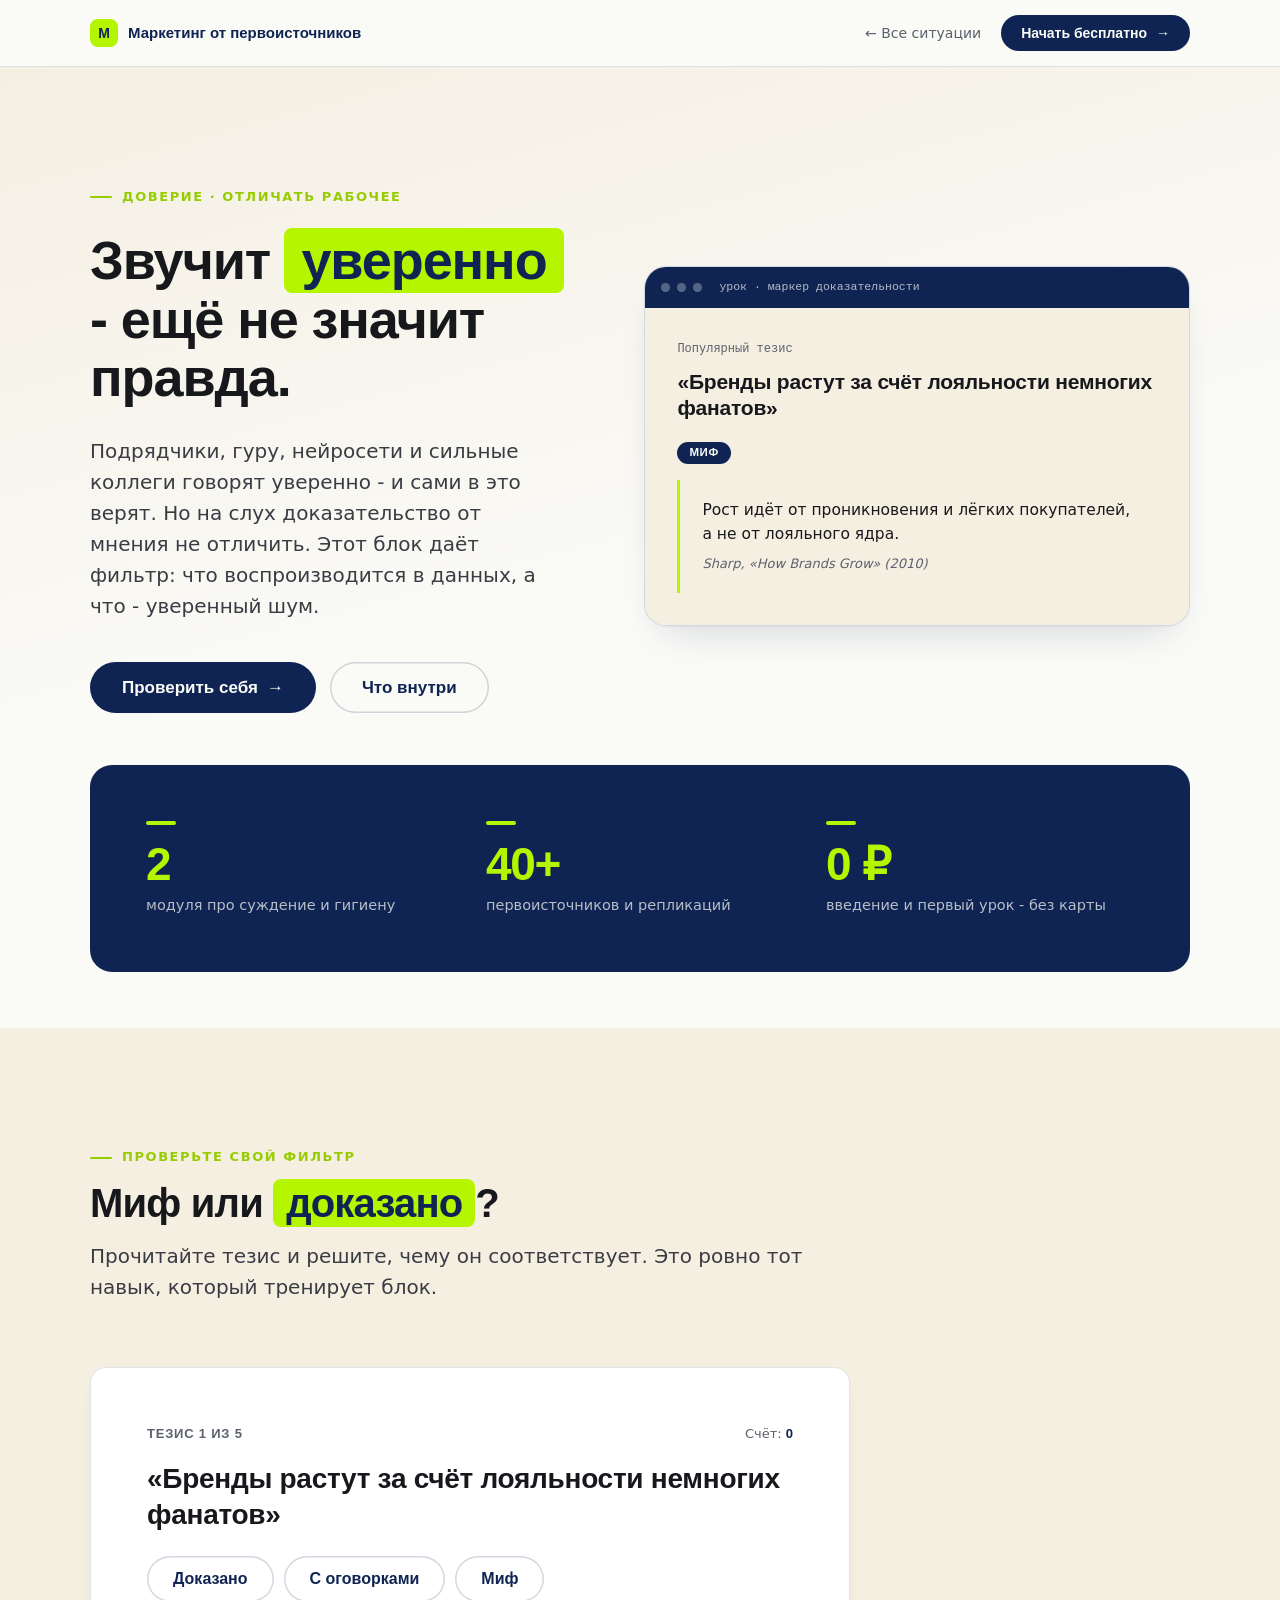
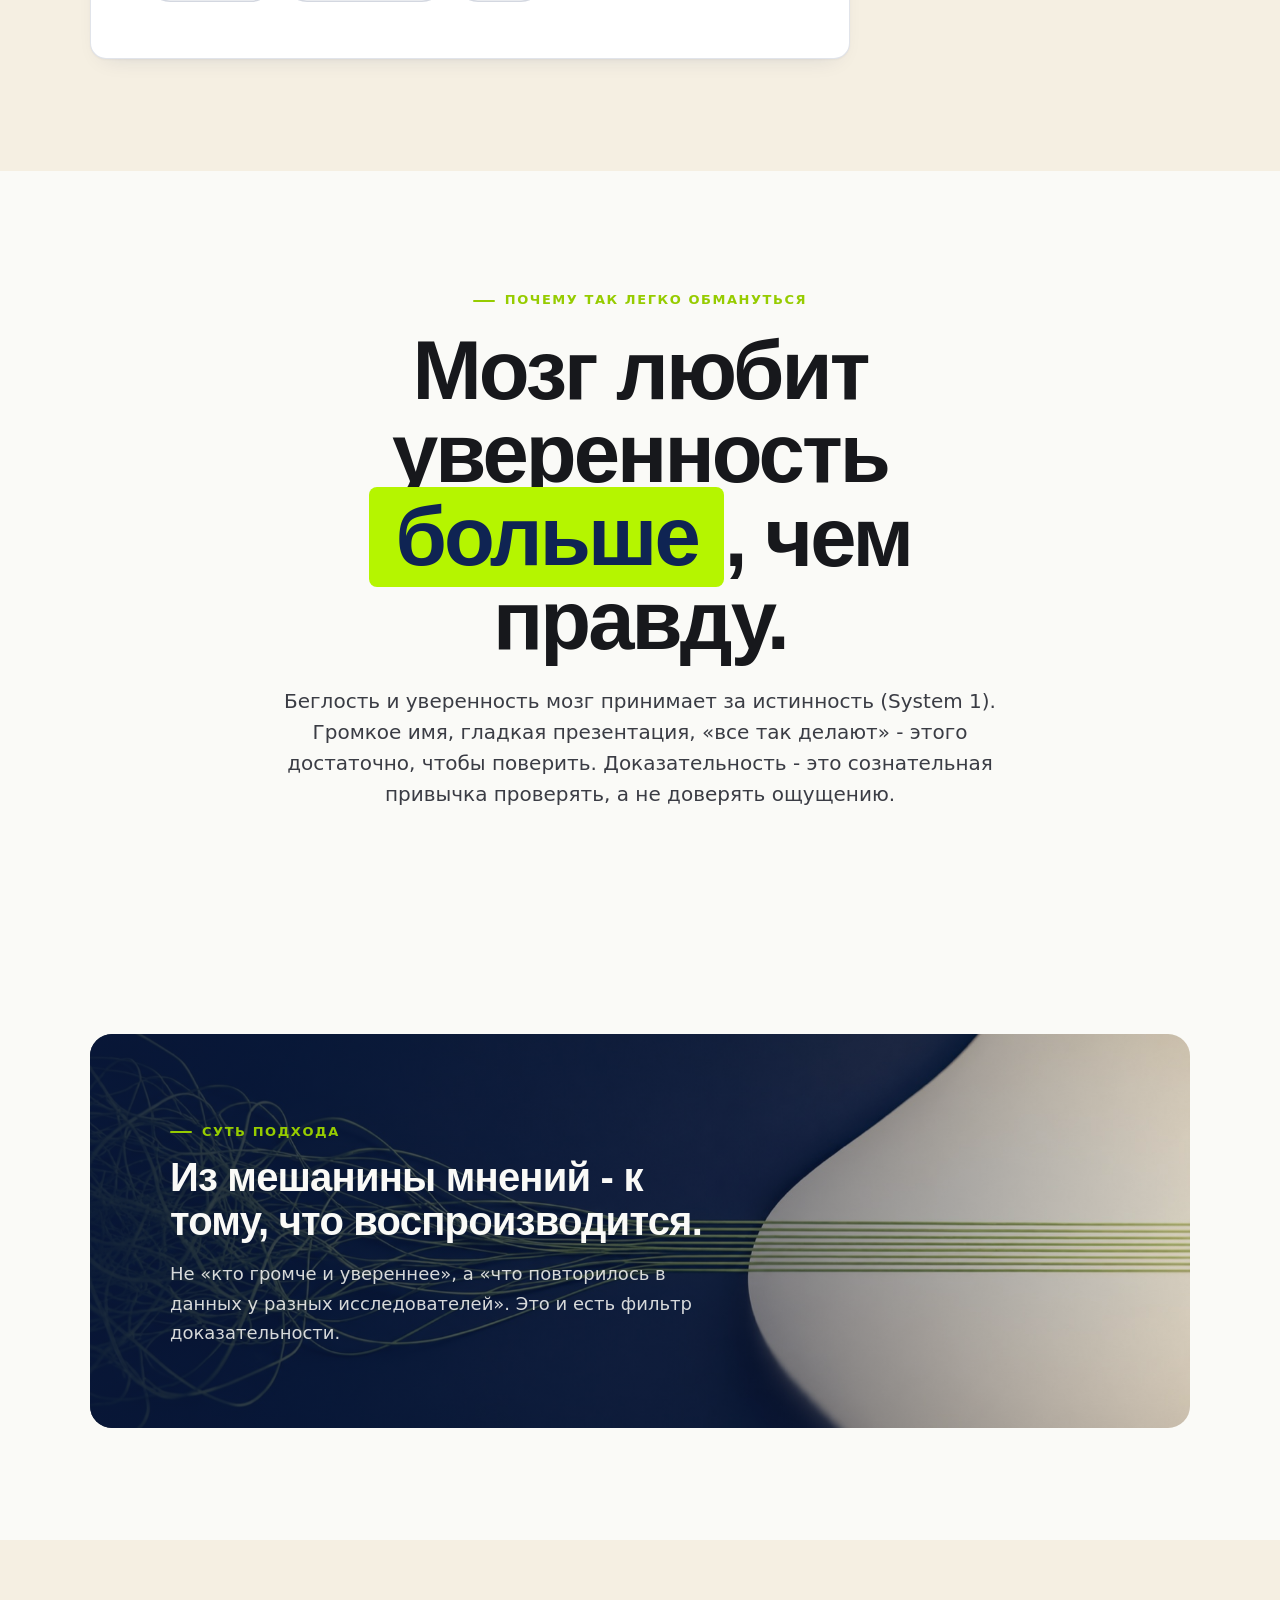
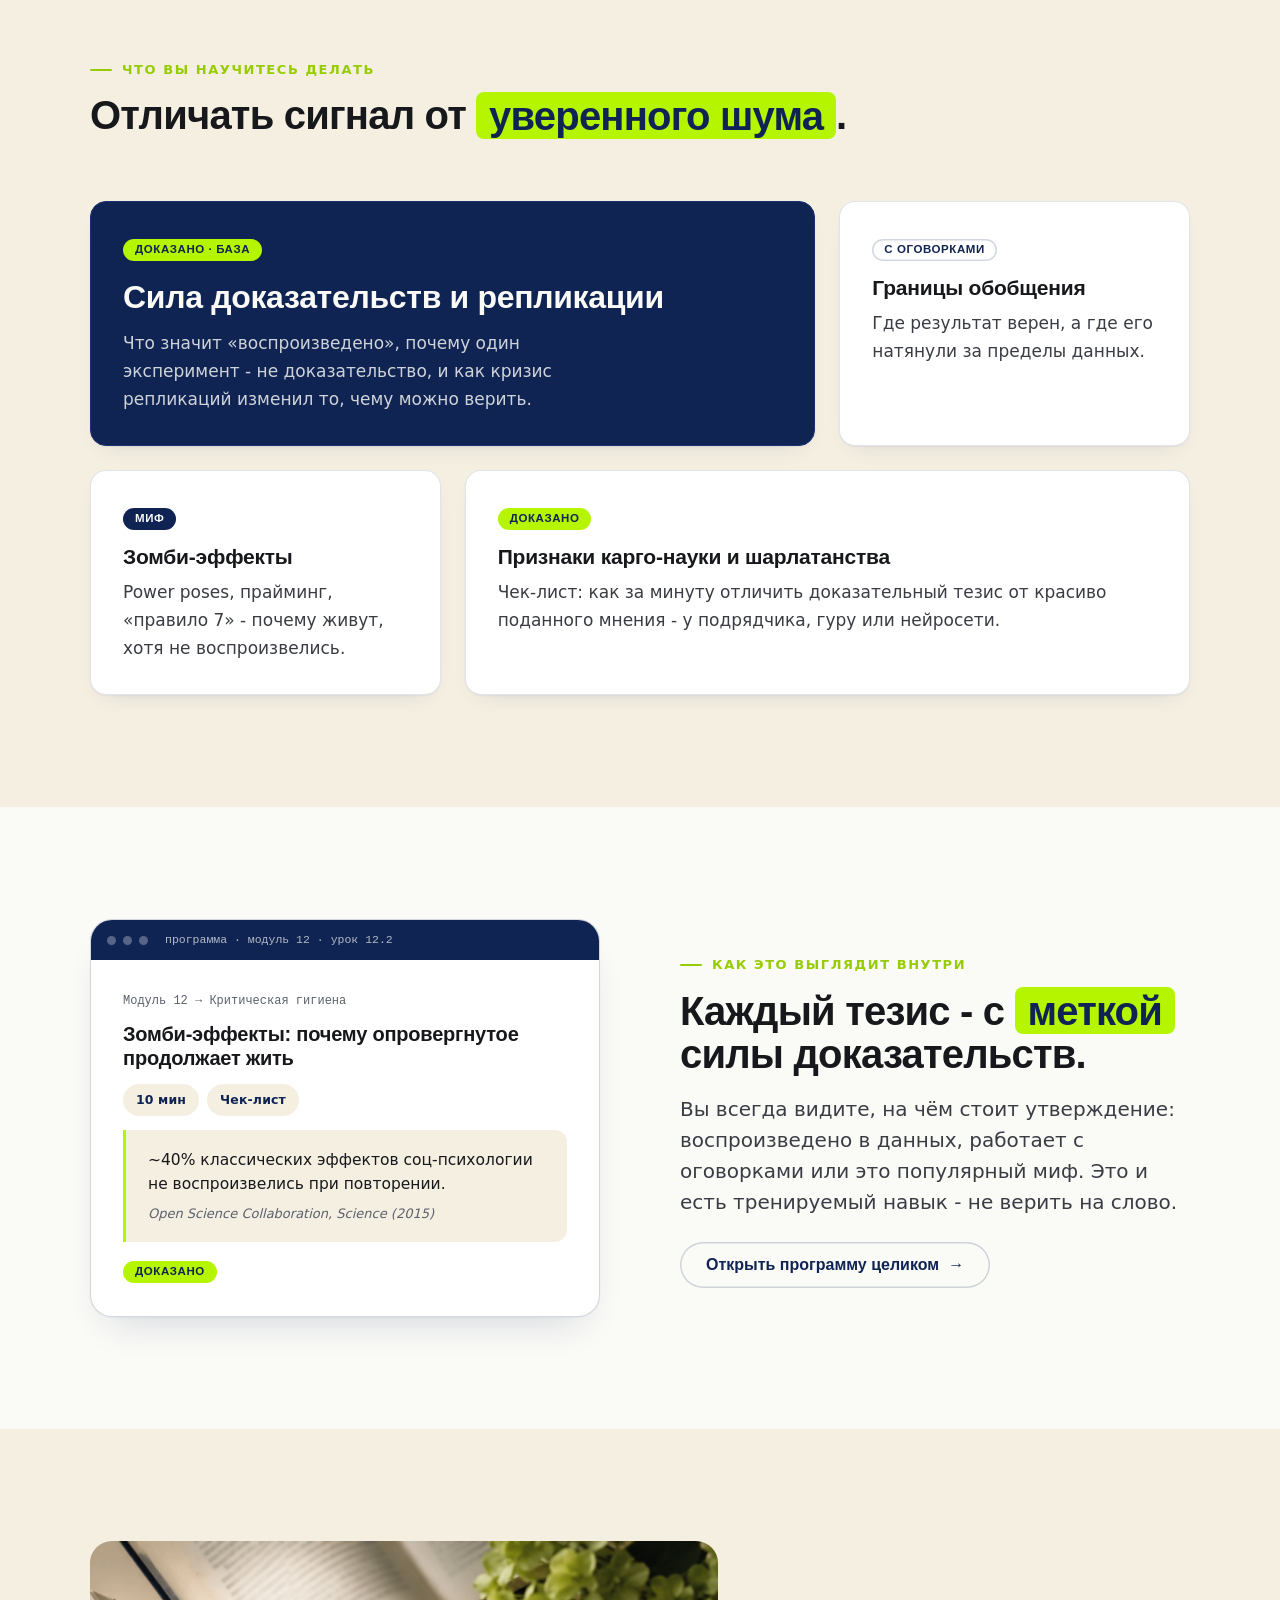
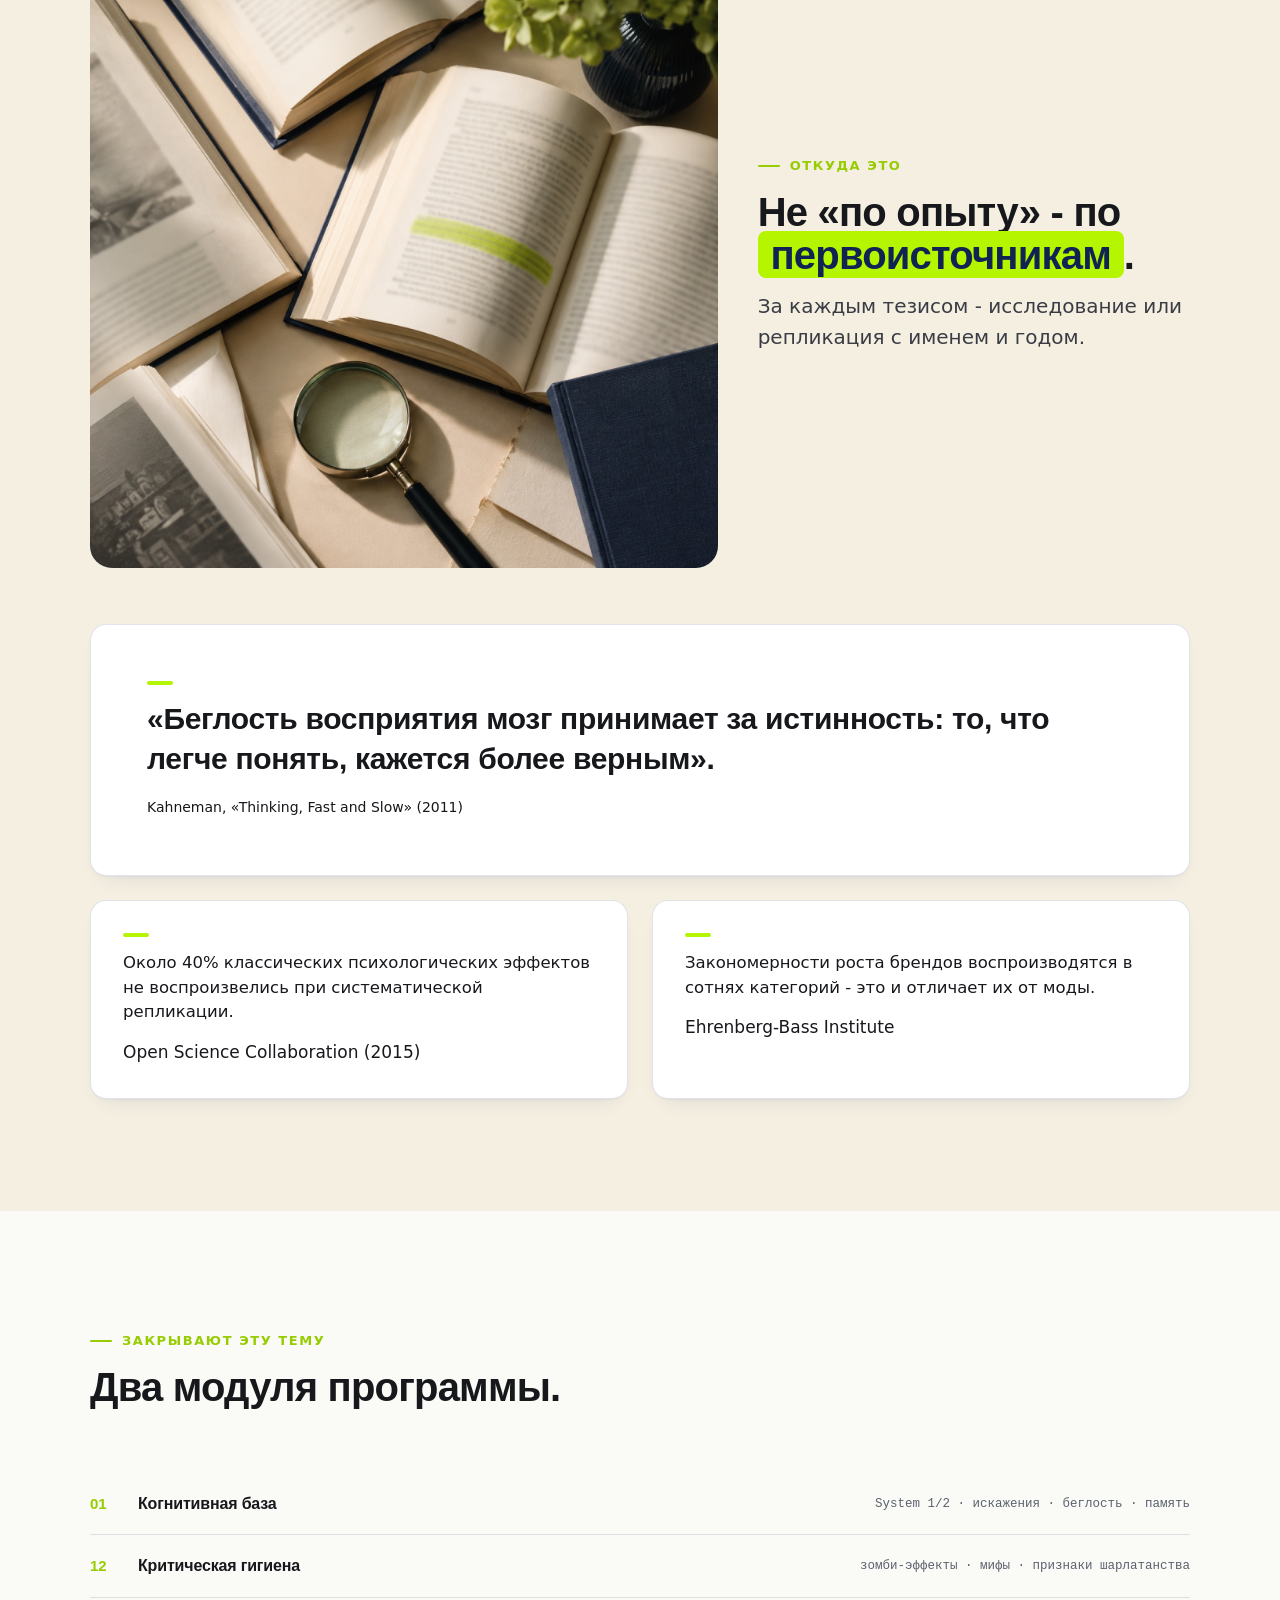
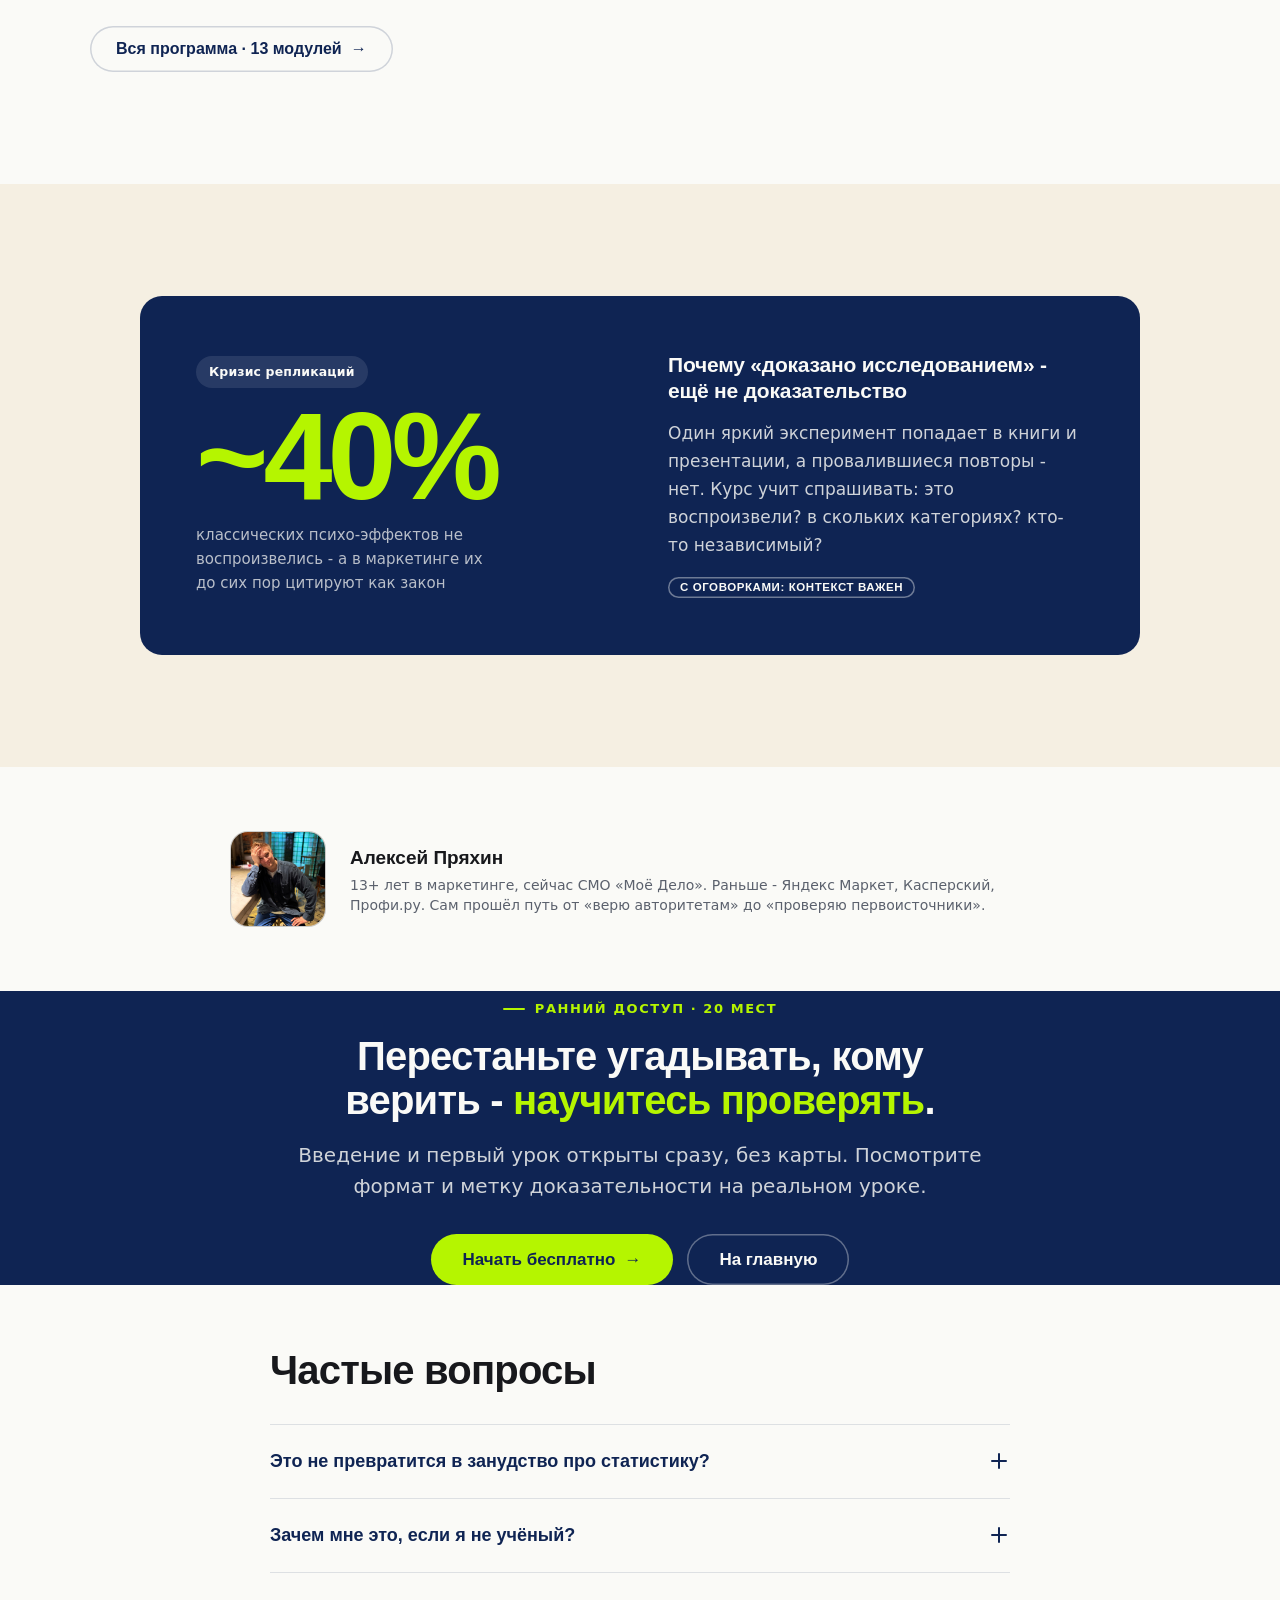
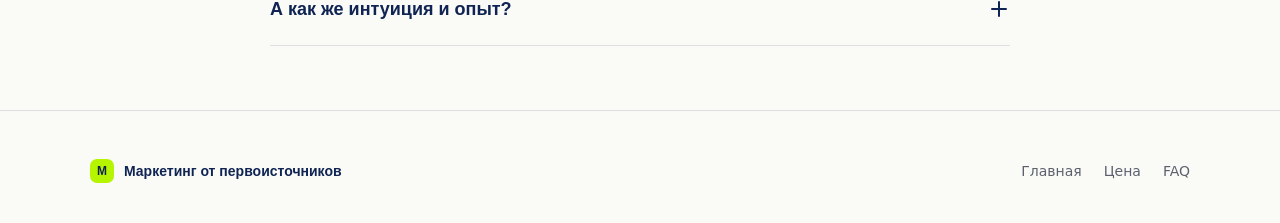
<file: doverie.html>
<!DOCTYPE html>
<html lang="ru">
<head>
<meta charset="UTF-8">
<meta name="viewport" content="width=device-width, initial-scale=1.0">
<meta name="robots" content="noindex, nofollow">
<title>Отличать рабочее от модного - Маркетинг от первоисточников</title>
<meta name="description" content="Как отличать воспроизведённое в данных от уверенного шума, не вестись на мифы и зомби-эффекты. Когнитивная база и критическая гигиена.">
<link rel="icon" type="image/svg+xml" href="assets/favicon.svg">
<link rel="preconnect" href="https://api.fontshare.com" crossorigin>
<link rel="stylesheet" href="app.css">
<script>
(function(){try{var rm=window.matchMedia&&matchMedia('(prefers-reduced-motion: reduce)').matches;
if(!rm&&'IntersectionObserver' in window)document.documentElement.classList.add('has-reveal');}catch(e){}})();
</script>
</head>
<body>

<!-- NAV -->
<nav class="nav">
  <div class="container">
    <a class="brand" href="index.html"><span class="mark">М</span> Маркетинг от первоисточников</a>
    <span class="spacer"></span>
    <a class="back" href="index.html#cep">← Все ситуации</a>
    <a class="btn btn-primary btn-sm" href="index.html#price" style="padding:11px 20px;font-size:14px">Начать бесплатно <span class="arr">→</span></a>
  </div>
</nav>

<!-- HERO -->
<header style="background:linear-gradient(165deg,var(--cream),var(--offwhite) 62%);padding:var(--section-y) 0 130px">
  <div class="container">
    <div class="hero-asym">
      <div class="reveal">
        <span class="eyebrow">Доверие · отличать рабочее</span>
        <h1 style="margin-top:24px;line-height:1.08">Звучит <span class="hl">уверенно</span> - ещё не значит правда.</h1>
        <p class="lead measure" style="margin-top:30px">Подрядчики, гуру, нейросети и сильные коллеги говорят уверенно - и сами в это верят. Но на слух доказательство от мнения не отличить. Этот блок даёт фильтр: что воспроизводится в данных, а что - уверенный шум.</p>
        <div style="display:flex;gap:14px;margin-top:40px;flex-wrap:wrap">
          <a class="btn btn-primary btn-lg" href="#quiz">Проверить себя <span class="arr">→</span></a>
          <a class="btn btn-ghost btn-lg" href="#method">Что внутри</a>
        </div>
      </div>
      <div class="reveal" style="--rd:90ms">
        <div class="screen">
          <div class="bar"><i></i><i></i><i></i><span class="path">урок · маркер доказательности</span></div>
          <div class="body" style="background:var(--cream)">
            <div style="font-size:12px;color:var(--ash);font-family:ui-monospace,monospace;margin-bottom:10px">Популярный тезис</div>
            <div style="font-family:var(--display);font-weight:600;font-size:21px;line-height:1.25;color:var(--ink);letter-spacing:-.01em">«Бренды растут за счёт лояльности немногих фанатов»</div>
            <div style="margin:16px 0"><span class="mk mk-myth">Миф</span></div>
            <div class="source"><div class="q">Рост идёт от проникновения и лёгких покупателей, а не от лояльного ядра.</div><div class="cite">Sharp, «How Brands Grow» (2010)</div></div>
          </div>
        </div>
      </div>
    </div>
  </div>
</header>

<!-- STAT-BAND -->
<div class="container" style="margin-top:-78px;margin-bottom:var(--s8);position:relative;z-index:3">
  <div class="panel panel-navy reveal">
    <div class="stats">
      <div class="stat"><div class="n">2</div><div class="l">модуля про суждение и гигиену</div></div>
      <div class="stat"><div class="n">40+</div><div class="l">первоисточников и репликаций</div></div>
      <div class="stat"><div class="n">0 ₽</div><div class="l">введение и первый урок - без карты</div></div>
    </div>
  </div>
</div>

<!-- КВИЗ: МИФ ИЛИ ДОКАЗАНО -->
<section class="section bg-cream" id="quiz">
  <div class="container">
    <div class="section-head reveal">
      <span class="eyebrow">Проверьте свой фильтр</span>
      <h2 style="margin-top:14px">Миф или <span class="hl">доказано</span>?</h2>
      <p class="lead">Прочитайте тезис и решите, чему он соответствует. Это ровно тот навык, который тренирует блок.</p>
    </div>
    <div class="reveal" style="max-width:760px">
      <div class="card" style="padding:var(--s8)">
        <div style="display:flex;justify-content:space-between;align-items:baseline;margin-bottom:16px">
          <span style="font-family:var(--display);font-weight:600;font-size:13px;color:var(--ash);text-transform:uppercase;letter-spacing:.06em">Тезис <span id="qn">1</span> из <span id="qt">5</span></span>
          <span style="font-size:13px;color:var(--ash)">Счёт: <b id="qscore" style="font-family:var(--display);color:var(--navy)">0</b></span>
        </div>
        <div id="qstatement" style="font-family:var(--display);font-weight:600;font-size:clamp(22px,2.6vw,28px);line-height:1.3;color:var(--ink);letter-spacing:-.01em;min-height:2.6em">«Бренды растут за счёт лояльности немногих фанатов»</div>
        <div id="qbtns" style="display:flex;gap:10px;flex-wrap:wrap;margin-top:22px">
          <button class="btn btn-ghost" data-a="proven">Доказано</button>
          <button class="btn btn-ghost" data-a="debated">С оговорками</button>
          <button class="btn btn-ghost" data-a="myth">Миф</button>
        </div>
        <div id="qresult" style="display:none;margin-top:20px;padding:18px 20px;border-radius:12px;background:var(--cream)">
          <div id="qverdict" style="margin-bottom:8px"></div>
          <div id="qexpl" style="font-size:15px;line-height:1.5;color:var(--ink)"></div>
          <div id="qsource" class="cite" style="margin-top:8px"></div>
          <button class="btn btn-primary" id="qnext" style="margin-top:16px">Следующий <span class="arr">→</span></button>
        </div>
      </div>
    </div>
  </div>
</section>

<!-- ПОЧЕМУ МЫ ОБМАНЫВАЕМСЯ (giant centered) -->
<section class="section">
  <div class="container" style="text-align:center">
    <span class="eyebrow reveal" style="justify-content:center">Почему так легко обмануться</span>
    <h2 class="reveal" style="font-size:clamp(36px,6.5vw,84px);line-height:1;letter-spacing:-.035em;margin:18px auto 0;max-width:16ch">Мозг любит уверенность <span class="hl">больше</span>, чем правду.</h2>
    <p class="lead reveal" style="margin:24px auto 0;max-width:62ch">Беглость и уверенность мозг принимает за истинность (System 1). Громкое имя, гладкая презентация, «все так делают» - этого достаточно, чтобы поверить. Доказательность - это сознательная привычка проверять, а не доверять ощущению.</p>
  </div>
</section>

<!-- ФОТО-БАУНД: из хаоса мнений -->
<section class="section">
  <div class="container">
    <div class="band-img reveal" style="background-image:url('assets/img/chaos-to-order.jpg')">
      <div class="band-c">
        <span class="eyebrow">Суть подхода</span>
        <h2 style="margin-top:14px">Из мешанины мнений - к тому, что воспроизводится.</h2>
        <p style="margin-top:16px;font-size:18px">Не «кто громче и увереннее», а «что повторилось в данных у разных исследователей». Это и есть фильтр доказательности.</p>
      </div>
    </div>
  </div>
</section>

<!-- ЧТО ДАЁТ МЕТОД (bento) -->
<section class="section bg-cream" id="method">
  <div class="container">
    <div class="section-head reveal"><span class="eyebrow">Что вы научитесь делать</span><h2 style="margin-top:14px">Отличать сигнал от <span class="hl">уверенного шума</span>.</h2></div>
    <div class="bento">
      <div class="card wide reveal" style="background:var(--navy);border-color:var(--navy-mid)"><span class="mk mk-proven" style="margin-bottom:16px">Доказано · база</span><h3 style="color:var(--offwhite);font-size:clamp(24px,3vw,32px)">Сила доказательств и репликации</h3><p style="margin-top:12px;color:rgba(250,250,247,.82);max-width:46ch">Что значит «воспроизведено», почему один эксперимент - не доказательство, и как кризис репликаций изменил то, чему можно верить.</p></div>
      <div class="card reveal"><span class="mk mk-debated" style="margin-bottom:14px">С оговорками</span><h3>Границы обобщения</h3><p style="margin-top:8px">Где результат верен, а где его натянули за пределы данных.</p></div>
      <div class="card reveal" style="--rd:70ms"><span class="mk mk-myth" style="margin-bottom:14px">Миф</span><h3>Зомби-эффекты</h3><p style="margin-top:8px">Power poses, прайминг, «правило 7» - почему живут, хотя не воспроизвелись.</p></div>
      <div class="card wide reveal" style="--rd:140ms"><span class="mk mk-proven" style="margin-bottom:14px">Доказано</span><h3>Признаки карго-науки и шарлатанства</h3><p style="margin-top:8px">Чек-лист: как за минуту отличить доказательный тезис от красиво поданного мнения - у подрядчика, гуру или нейросети.</p></div>
    </div>
  </div>
</section>

<!-- КАК В КУРСЕ -->
<section class="section">
  <div class="container">
    <div class="split">
      <div class="reveal" style="--rd:90ms">
        <div class="screen">
          <div class="bar"><i></i><i></i><i></i><span class="path">программа · модуль 12 · урок 12.2</span></div>
          <div class="body">
            <div style="font-size:12px;color:var(--ash);font-family:ui-monospace,monospace;margin-bottom:10px">Модуль 12 → Критическая гигиена</div>
            <div style="font-family:var(--display);font-weight:600;font-size:20px;line-height:1.2;color:var(--ink);letter-spacing:-.01em">Зомби-эффекты: почему опровергнутое продолжает жить</div>
            <div style="display:flex;gap:8px;margin:14px 0"><span class="pill">10 мин</span><span class="pill">Чек-лист</span></div>
            <div class="source"><div class="q">~40% классических эффектов соц-психологии не воспроизвелись при повторении.</div><div class="cite">Open Science Collaboration, Science (2015)</div></div>
            <div style="margin-top:14px"><span class="mk mk-proven">Доказано</span></div>
          </div>
        </div>
      </div>
      <div class="reveal">
        <span class="eyebrow">Как это выглядит внутри</span>
        <h2 style="margin-top:14px">Каждый тезис - с <span class="hl">меткой</span> силы доказательств.</h2>
        <p class="lead measure" style="margin-top:18px">Вы всегда видите, на чём стоит утверждение: воспроизведено в данных, работает с оговорками или это популярный миф. Это и есть тренируемый навык - не верить на слово.</p>
        <a class="btn btn-ghost" href="index.html#inside" style="margin-top:24px">Открыть программу целиком <span class="arr">→</span></a>
      </div>
    </div>
  </div>
</section>

<!-- ИСТОЧНИКИ -->
<section class="section bg-cream">
  <div class="container">
    <div class="panels-2 lopsided reveal" style="margin-bottom:var(--s8)">
      <div class="photo-slot" style="padding:0;overflow:hidden;align-items:stretch;border-radius:var(--r-lg);min-height:260px"><img src="assets/img/first-sources.jpg" alt="первоисточники" onerror="this.remove()" style="width:100%;height:100%;object-fit:cover"></div>
      <div style="display:flex;flex-direction:column;justify-content:center;padding-left:var(--s4)">
        <span class="eyebrow">Откуда это</span>
        <h2 style="margin-top:14px">Не «по опыту» - по <span class="hl">первоисточникам</span>.</h2>
        <p class="lead" style="margin-top:14px">За каждым тезисом - исследование или репликация с именем и годом.</p>
      </div>
    </div>
    <div class="reveal" style="margin-bottom:var(--s5)">
      <div class="card tick" style="padding:var(--s8)"><div style="font-family:var(--display);font-weight:600;font-size:clamp(22px,2.6vw,30px);line-height:1.32;color:var(--ink);letter-spacing:-.01em">«Беглость восприятия мозг принимает за истинность: то, что легче понять, кажется более верным».</div><div class="cite" style="margin-top:18px;font-size:14px">Kahneman, «Thinking, Fast and Slow» (2011)</div></div>
    </div>
    <div class="grid grid-2">
      <div class="card tick reveal"><div style="font-size:16.5px;line-height:1.5;color:var(--ink)">Около 40% классических психологических эффектов не воспроизвелись при систематической репликации.</div><div class="cite" style="margin-top:14px">Open Science Collaboration (2015)</div></div>
      <div class="card tick reveal" style="--rd:70ms"><div style="font-size:16.5px;line-height:1.5;color:var(--ink)">Закономерности роста брендов воспроизводятся в сотнях категорий - это и отличает их от моды.</div><div class="cite" style="margin-top:14px">Ehrenberg-Bass Institute</div></div>
    </div>
  </div>
</section>

<!-- МОДУЛИ -->
<section class="section">
  <div class="container">
    <div class="section-head reveal"><span class="eyebrow">Закрывают эту тему</span><h2 style="margin-top:14px">Два модуля программы.</h2></div>
    <div class="reveal">
      <div class="mod"><span class="mn">01</span><span class="mt">Когнитивная база</span><span class="mm">System 1/2 · искажения · беглость · память</span></div>
      <div class="mod"><span class="mn">12</span><span class="mt">Критическая гигиена</span><span class="mm">зомби-эффекты · мифы · признаки шарлатанства</span></div>
    </div>
    <a class="btn btn-ghost" href="index.html#inside" style="margin-top:28px">Вся программа · 13 модулей <span class="arr">→</span></a>
  </div>
</section>

<!-- МИНИ-КЕЙС (giant) -->
<section class="section bg-cream">
  <div class="container">
    <div class="panel panel-navy reveal" style="max-width:1000px;margin:0 auto">
      <div class="split" style="align-items:center;gap:var(--s8)">
        <div>
          <span class="pill" style="margin-bottom:18px">Кризис репликаций</span>
          <div style="font-family:var(--display);font-weight:700;font-size:clamp(72px,11vw,124px);color:var(--lime);line-height:.82;letter-spacing:-.04em">~40%</div>
          <div style="color:rgba(250,250,247,.72);margin-top:16px;max-width:300px;font-size:15px">классических психо-эффектов не воспроизвелись - а в маркетинге их до сих пор цитируют как закон</div>
        </div>
        <div>
          <h3 style="color:var(--offwhite)">Почему «доказано исследованием» - ещё не доказательство</h3>
          <p style="color:rgba(250,250,247,.82);margin-top:14px">Один яркий эксперимент попадает в книги и презентации, а провалившиеся повторы - нет. Курс учит спрашивать: это воспроизвели? в скольких категориях? кто-то независимый?</p>
          <span class="mk mk-debated" style="margin-top:18px;display:inline-flex">С оговорками: контекст важен</span>
        </div>
      </div>
    </div>
  </div>
</section>

<!-- АВТОР -->
<section class="section-tight">
  <div class="container">
    <div class="author reveal" style="max-width:820px;margin:0 auto">
      <img class="ph" src="assets/photo-alexey.jpeg" alt="Алексей Пряхин" width="96" height="96">
      <div>
        <div class="nm">Алексей Пряхин</div>
        <div class="ro">13+ лет в маркетинге, сейчас CMO «Моё Дело». Раньше - Яндекс Маркет, Касперский, Профи.ру. Сам прошёл путь от «верю авторитетам» до «проверяю первоисточники».</div>
      </div>
    </div>
  </div>
</section>

<!-- CTA -->
<section class="section-dark" style="text-align:center">
  <div class="container">
    <div class="reveal" style="max-width:720px;margin:0 auto">
      <span class="eyebrow" style="justify-content:center">Ранний доступ · 20 мест</span>
      <h2 style="margin-top:16px">Перестаньте угадывать, кому верить&nbsp;- <span class="hl">научитесь&nbsp;проверять</span>.</h2>
      <p class="lead" style="margin-top:18px">Введение и первый урок открыты сразу, без карты. Посмотрите формат и метку доказательности на реальном уроке.</p>
      <div style="display:flex;gap:14px;justify-content:center;margin-top:32px;flex-wrap:wrap">
        <a class="btn btn-lime btn-lg" href="index.html#price">Начать бесплатно <span class="arr">→</span></a>
        <a class="btn btn-ghost btn-lg" href="index.html">На главную</a>
      </div>
    </div>
  </div>
</section>

<!-- FAQ -->
<section class="section-tight">
  <div class="container" style="max-width:820px">
    <div class="section-head reveal" style="margin-bottom:var(--s6)"><h2>Частые вопросы</h2></div>
    <div class="acc reveal">
      <details><summary>Это не превратится в занудство про статистику?<span class="ic"></span></summary><div class="a">Нет. Логику доказательности объясняем на узнаваемых примерах и мифах, без формул. Глубокая методология - опционально.</div></details>
      <details><summary>Зачем мне это, если я не учёный?<span class="ic"></span></summary><div class="a">Чтобы не платить за чужие мнения. Навык отличать доказанное от модного экономит бюджет и нервы на каждом решении и подрядчике.</div></details>
      <details><summary>А как же интуиция и опыт?<span class="ic"></span></summary><div class="a">Они важны - но их стоит проверять. Доказательный подход не отменяет опыт, а страхует от систематических ошибок, которым подвержены все.</div></details>
    </div>
  </div>
</section>

<!-- FOOTER -->
<footer class="footer">
  <div class="container">
    <div class="grid">
      <a class="brand" href="index.html" style="display:flex;align-items:center;gap:10px;font-family:var(--display);font-weight:600;color:var(--navy)"><span style="width:24px;height:24px;background:var(--lime);border-radius:7px;display:flex;align-items:center;justify-content:center;font-size:12px">М</span> Маркетинг от первоисточников</a>
      <div style="display:flex;gap:22px;flex-wrap:wrap"><a href="index.html">Главная</a><a href="index.html#price">Цена</a><a href="index.html#faq">FAQ</a></div>
    </div>
  </div>
</footer>

<script>
/* Квиз «Миф или доказано» */
(function(){
  var items=[
    {t:'«Бренды растут за счёт лояльности немногих фанатов»',a:'myth',e:'Рост идёт от проникновения и лёгких/новых покупателей, а не от лояльного ядра.',s:'Sharp, «How Brands Grow» (2010)'},
    {t:'«Power poses» повышают уверенность и гормоны',a:'myth',e:'Эффект не воспроизвёлся в крупных репликациях. Классический зомби-эффект.',s:'Ranehill et al. (2015)'},
    {t:'Эмоциональные кампании эффективнее в долгосроке',a:'proven',e:'Подтверждено на большой базе IPA - но именно в долгую, а не мгновенно.',s:'Binet & Field (2013)'},
    {t:'«Правило 7 касаний» перед покупкой',a:'myth',e:'Красивое число без эмпирической базы. Касаний нужно столько, сколько нужно.',s:'первоисточника нет'},
    {t:'«60/40 бренд/перформанс» - универсальный норматив',a:'debated',e:'Медиана для крупных FMCG-кампаний в UK. Не догма для B2B и малого бизнеса.',s:'Binet & Field, IPA Databank'}
  ];
  var i=0,score=0,answered=false;
  var labels={proven:'Доказано',debated:'С оговорками',myth:'Миф'};
  var cls={proven:'mk-proven',debated:'mk-debated',myth:'mk-myth'};
  var st=document.getElementById('qstatement'),btns=document.getElementById('qbtns'),res=document.getElementById('qresult');
  var verdict=document.getElementById('qverdict'),expl=document.getElementById('qexpl'),src=document.getElementById('qsource');
  document.getElementById('qt').textContent=items.length;
  function render(){
    answered=false;
    st.textContent=items[i].t;
    document.getElementById('qn').textContent=i+1;
    res.style.display='none';
    btns.style.display='flex';
    btns.querySelectorAll('button').forEach(function(b){b.disabled=false;b.style.opacity='1'});
  }
  btns.querySelectorAll('button').forEach(function(b){
    b.addEventListener('click',function(){
      if(answered)return; answered=true;
      var pick=b.dataset.a, correct=items[i].a;
      if(pick===correct){score++;document.getElementById('qscore').textContent=score;}
      btns.style.display='none';
      verdict.innerHTML='<span class="mk '+cls[correct]+'">'+labels[correct]+'</span>'+(pick===correct?' <b style="color:var(--lime-dark);font-family:var(--display)">- верно</b>':' <b style="color:var(--ash);font-family:var(--display)">- вы выбрали «'+labels[pick]+'»</b>');
      expl.textContent=items[i].e;
      src.textContent=items[i].s;
      res.style.display='block';
      document.getElementById('qnext').textContent = (i>=items.length-1)?'Пройти заново':'Следующий →';
    });
  });
  document.getElementById('qnext').addEventListener('click',function(){
    i++; if(i>=items.length){i=0;score=0;document.getElementById('qscore').textContent=0;} render();
  });
  render();
})();
/* Reveal */
(function(){
  var root=document.documentElement;
  if(!root.classList.contains('has-reveal'))return;
  try{
    var els=[].slice.call(document.querySelectorAll('.reveal'));
    if(!els.length){root.classList.remove('has-reveal');return;}
    els.forEach(function(el){var p=el.parentElement;if(!p)return;var sibs=[].filter.call(p.children,function(c){return c.classList&&c.classList.contains('reveal')});var k=sibs.indexOf(el);if(k>0&&!el.style.getPropertyValue('--rd'))el.style.setProperty('--rd',Math.min(k,5)*70+'ms')});
    var io=new IntersectionObserver(function(en){en.forEach(function(e){if(e.isIntersecting){e.target.classList.add('in');io.unobserve(e.target)}})},{rootMargin:'0px 0px -8% 0px',threshold:.08});
    els.forEach(function(el){io.observe(el)});
  }catch(e){root.classList.remove('has-reveal')}
})();
</script>
  <script src="review.js" defer></script>
</body>
</html>
</file>
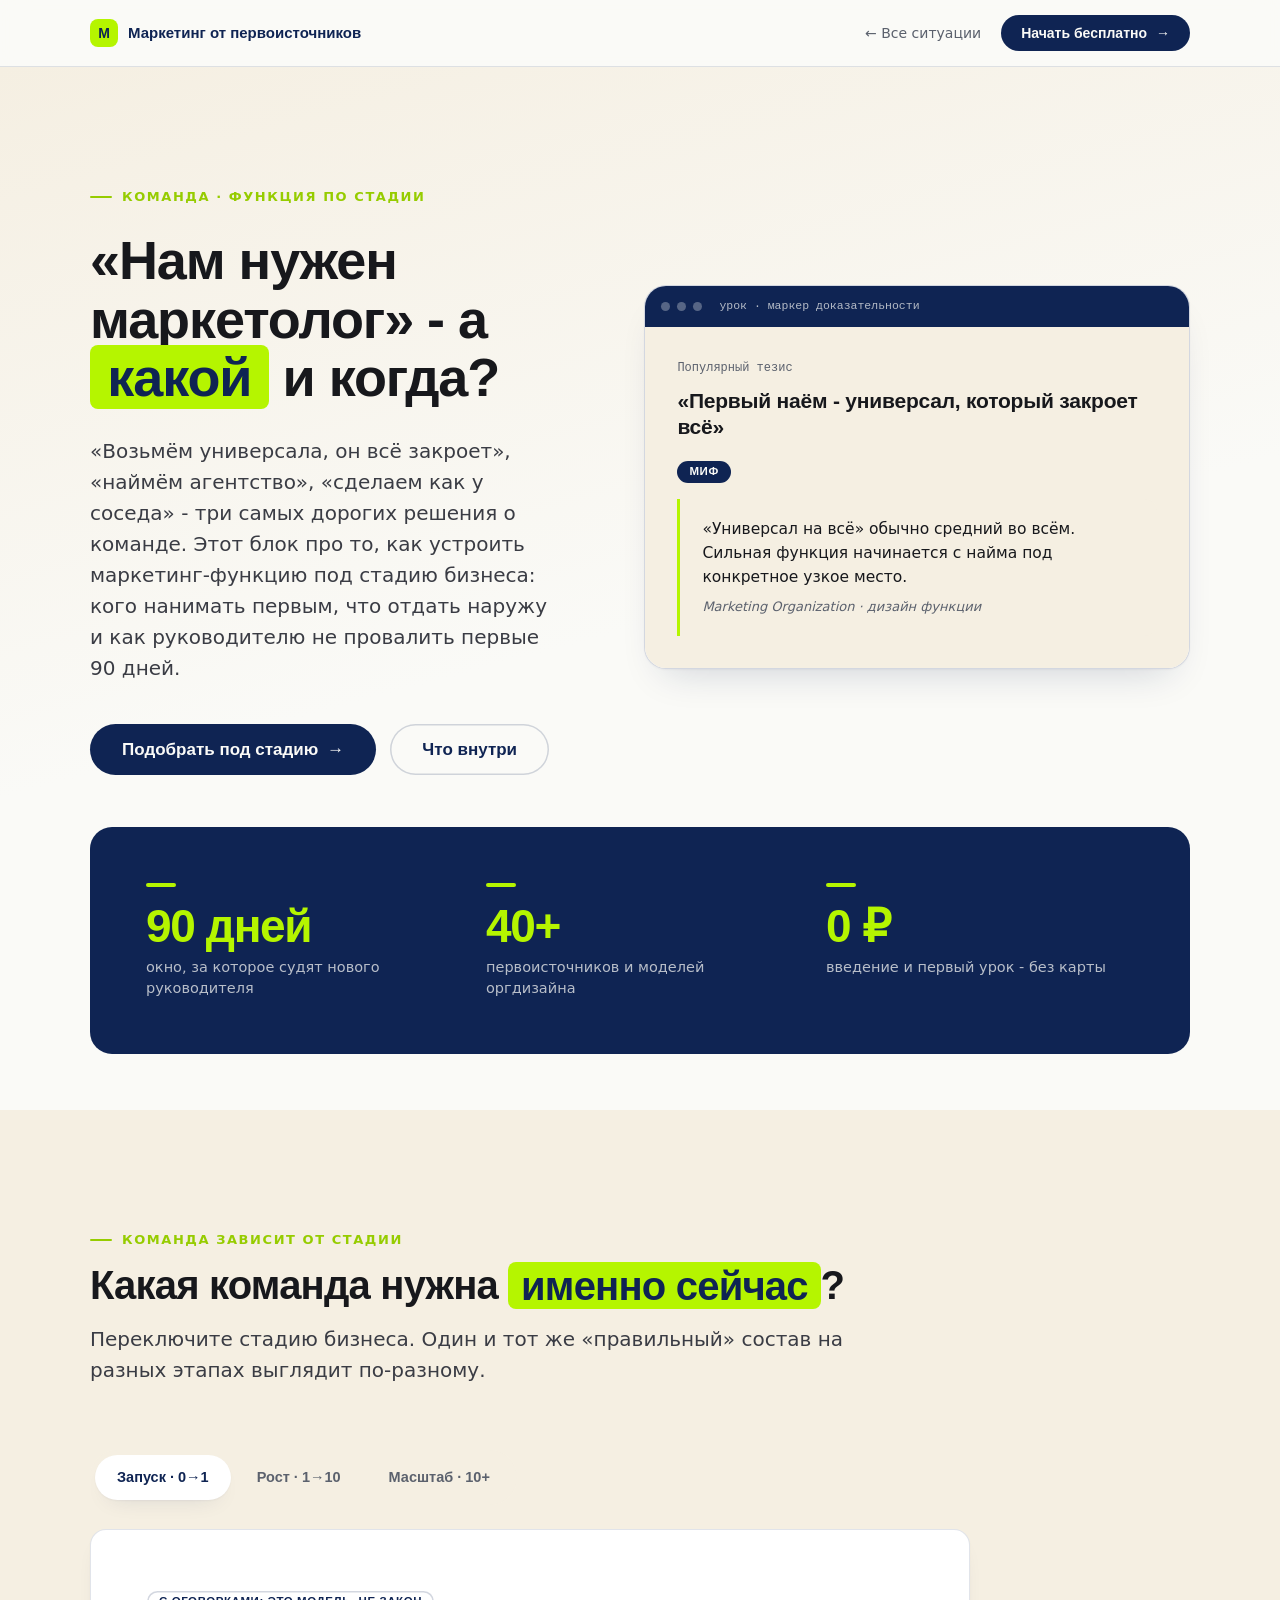
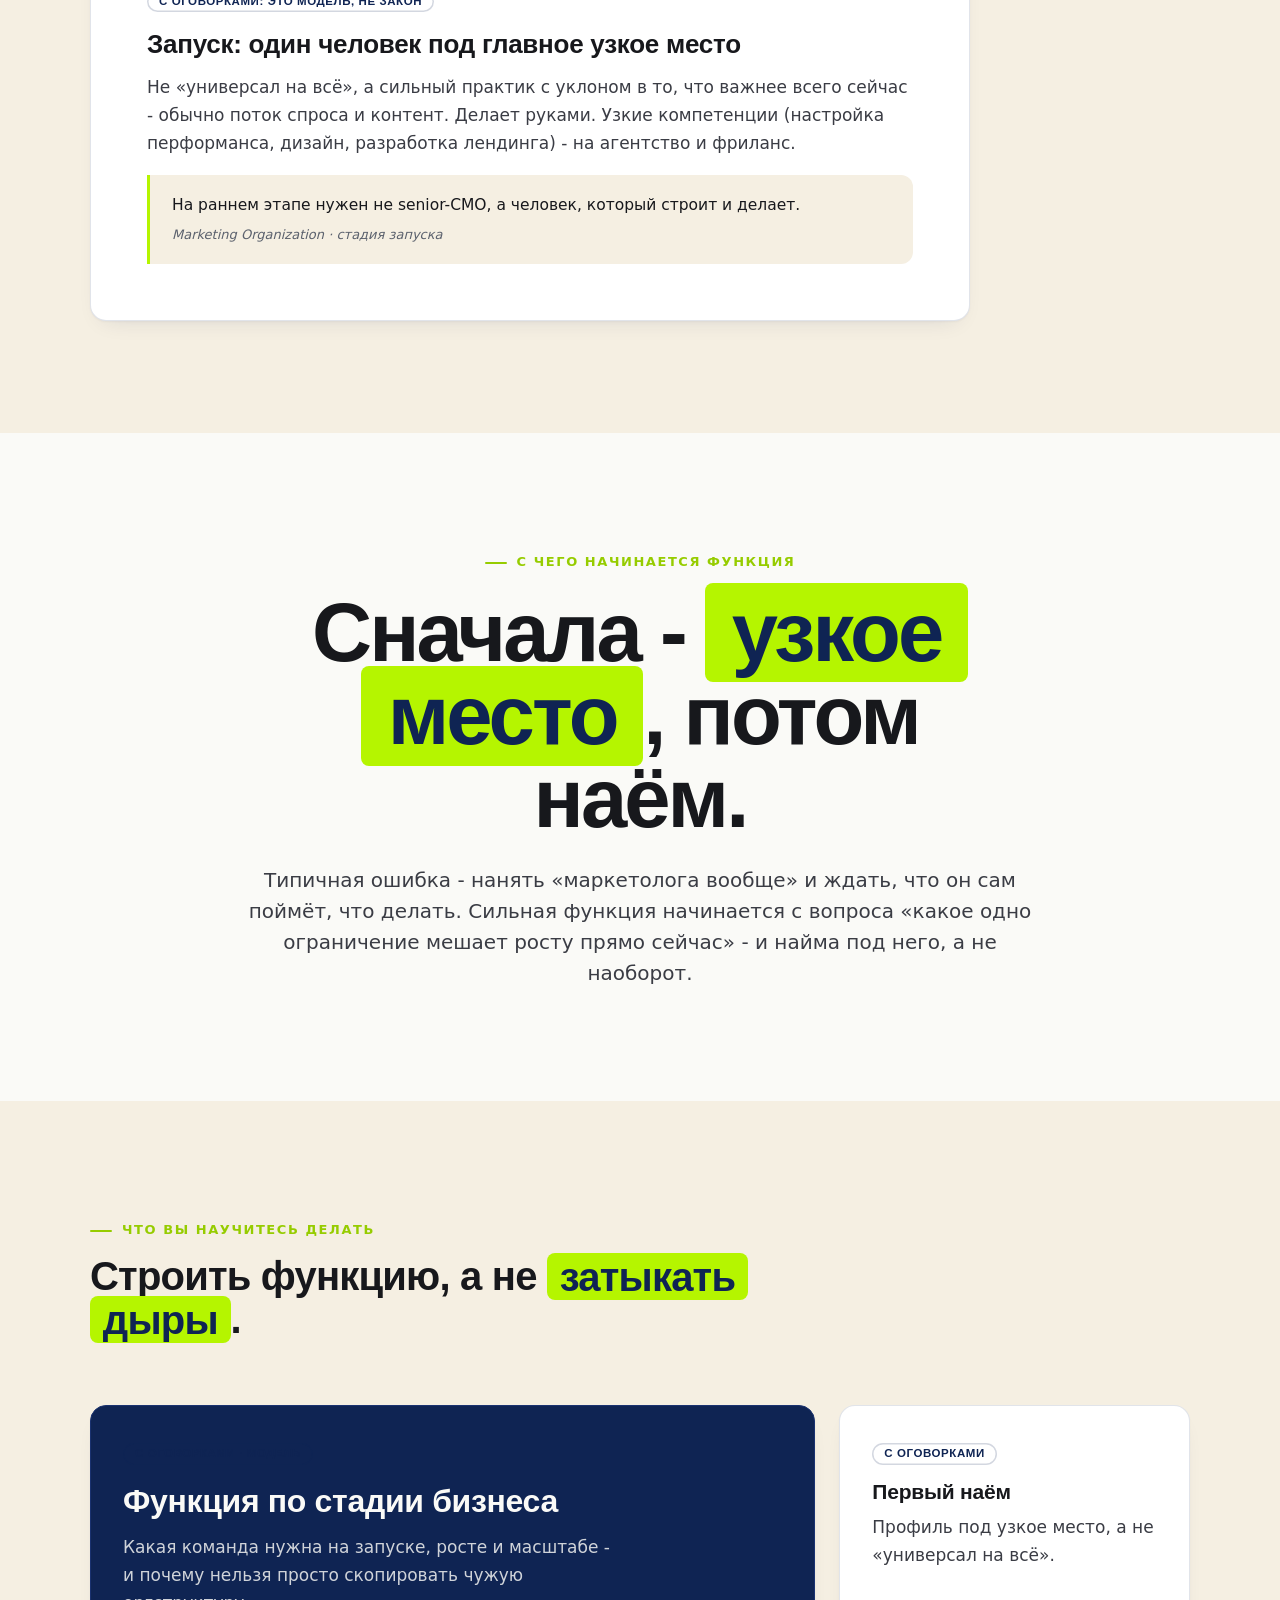
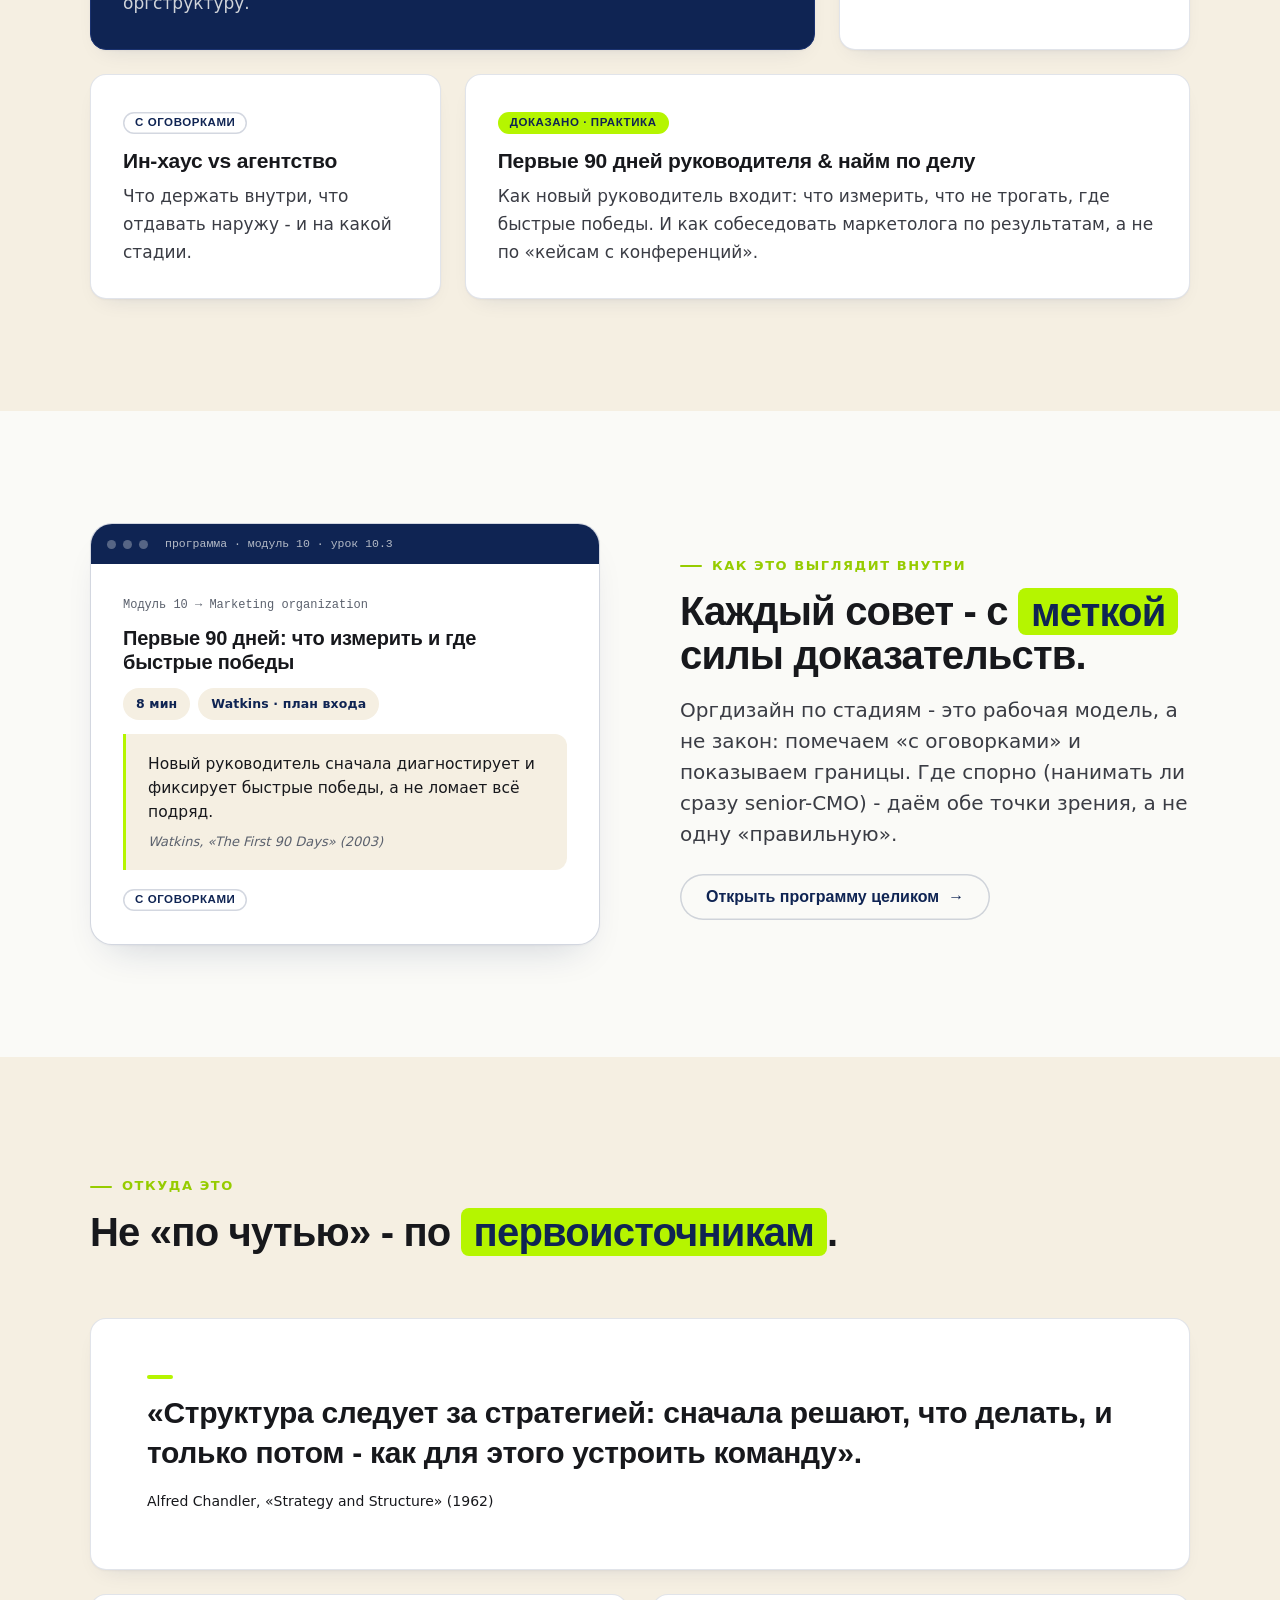
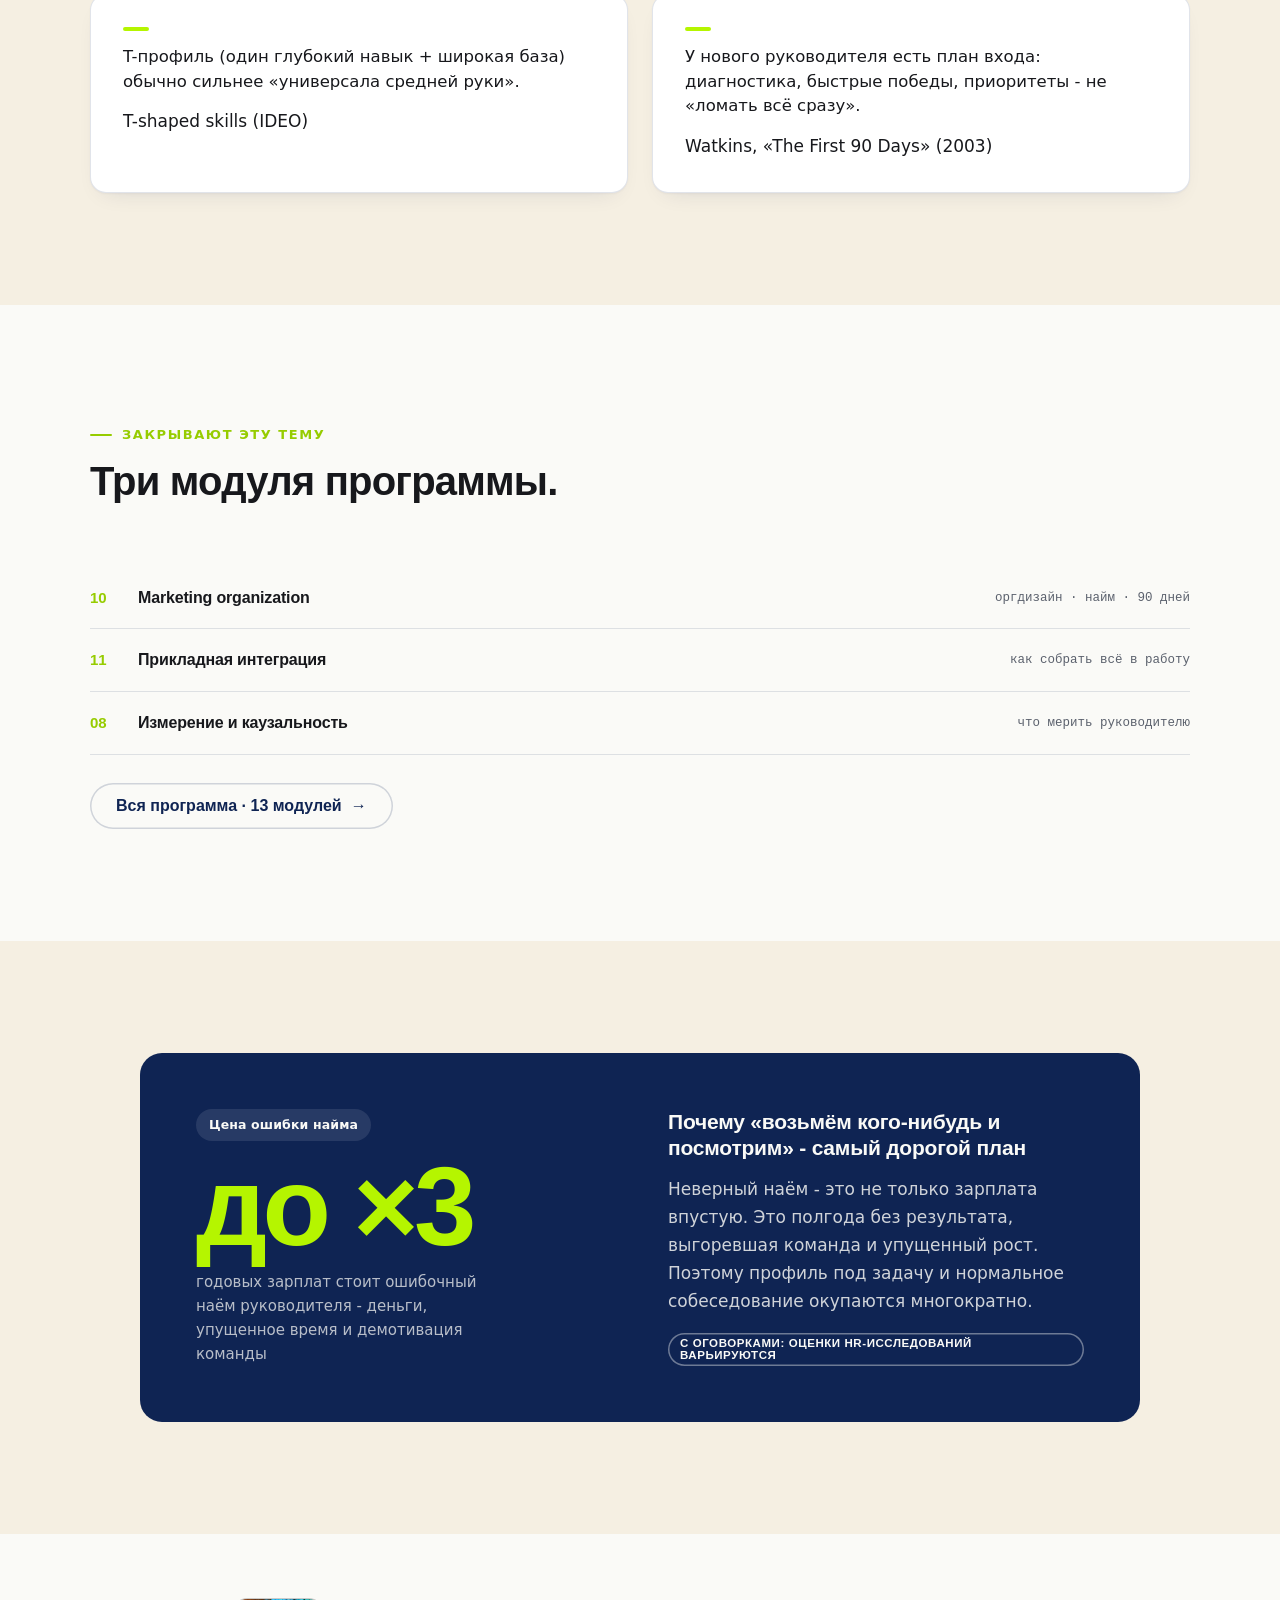
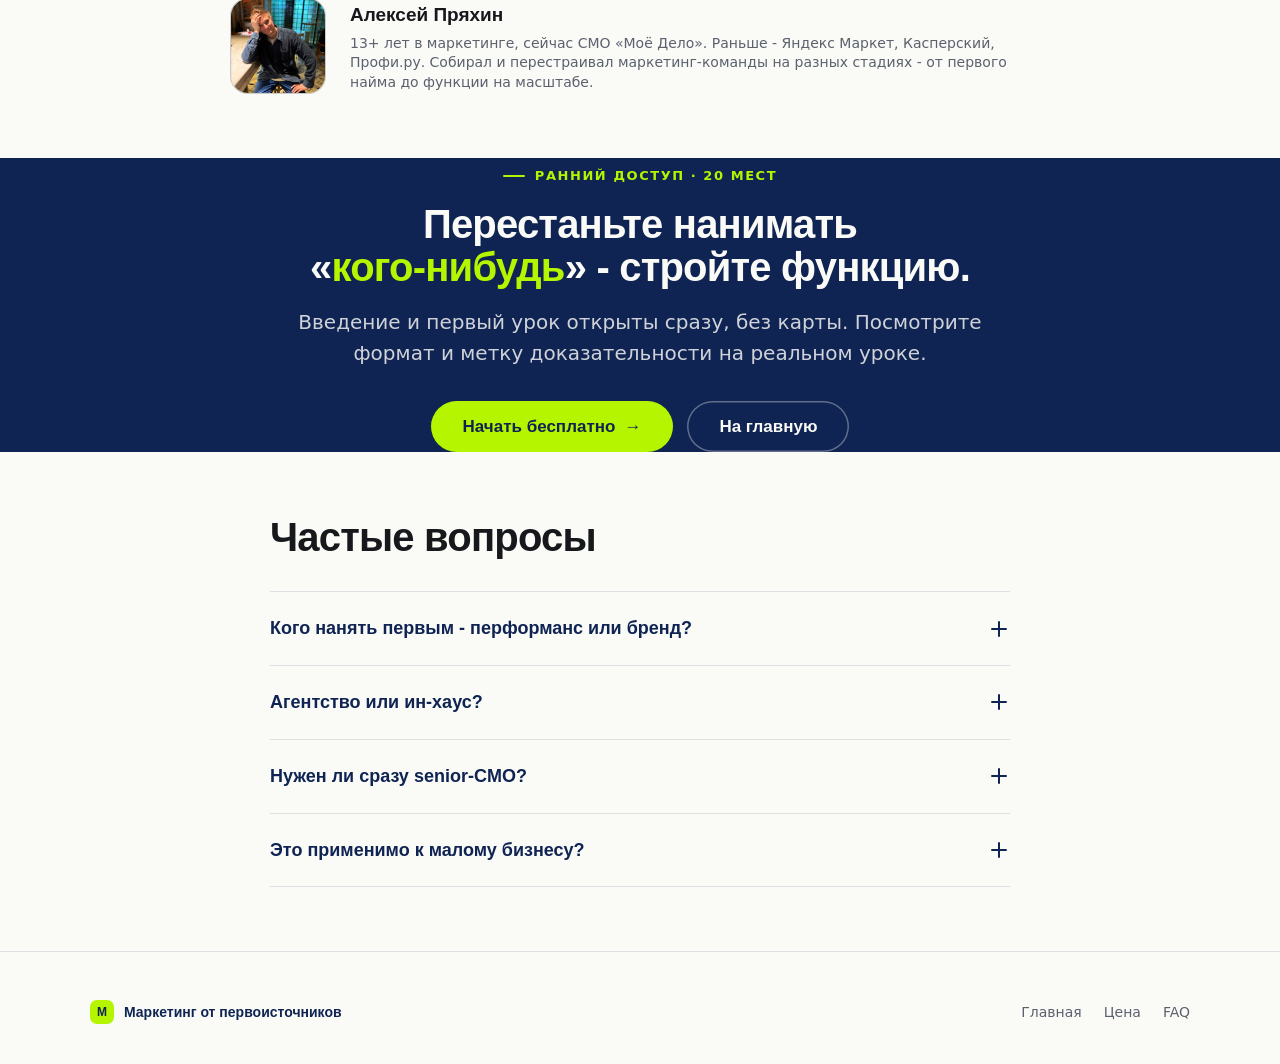
<file: komanda.html>
<!DOCTYPE html>
<html lang="ru">
<head>
<meta charset="UTF-8">
<meta name="viewport" content="width=device-width, initial-scale=1.0">
<meta name="robots" content="noindex, nofollow">
<title>Собрать маркетинг-команду - Маркетинг от первоисточников</title>
<meta name="description" content="Как устроить маркетинг-функцию под стадию бизнеса: кого нанять первым, ин-хаус или агентство, первые 90 дней руководителя - на доказательной базе, а не «возьмём универсала».">
<link rel="icon" type="image/svg+xml" href="assets/favicon.svg">
<link rel="preconnect" href="https://api.fontshare.com" crossorigin>
<link rel="stylesheet" href="app.css">
<script>
(function(){try{var rm=window.matchMedia&&matchMedia('(prefers-reduced-motion: reduce)').matches;
if(!rm&&'IntersectionObserver' in window)document.documentElement.classList.add('has-reveal');}catch(e){}})();
</script>
</head>
<body>

<!-- NAV -->
<nav class="nav">
  <div class="container">
    <a class="brand" href="index.html"><span class="mark">М</span> Маркетинг от первоисточников</a>
    <span class="spacer"></span>
    <a class="back" href="index.html#cep">← Все ситуации</a>
    <a class="btn btn-primary btn-sm" href="index.html#price" style="padding:11px 20px;font-size:14px">Начать бесплатно <span class="arr">→</span></a>
  </div>
</nav>

<!-- HERO -->
<header style="background:linear-gradient(165deg,var(--cream),var(--offwhite) 62%);padding:var(--section-y) 0 130px">
  <div class="container">
    <div class="hero-asym">
      <div class="reveal">
        <span class="eyebrow">Команда · функция по стадии</span>
        <h1 style="margin-top:24px;line-height:1.08">«Нам нужен маркетолог» - а <span class="hl">какой</span> и когда?</h1>
        <p class="lead measure" style="margin-top:30px">«Возьмём универсала, он всё закроет», «наймём агентство», «сделаем как у соседа» - три самых дорогих решения о команде. Этот блок про то, как устроить маркетинг-функцию под стадию бизнеса: кого нанимать первым, что отдать наружу и как руководителю не провалить первые 90 дней.</p>
        <div style="display:flex;gap:14px;margin-top:40px;flex-wrap:wrap">
          <a class="btn btn-primary btn-lg" href="#compare">Подобрать под стадию <span class="arr">→</span></a>
          <a class="btn btn-ghost btn-lg" href="#method">Что внутри</a>
        </div>
      </div>
      <div class="reveal" style="--rd:90ms">
        <div class="screen">
          <div class="bar"><i></i><i></i><i></i><span class="path">урок · маркер доказательности</span></div>
          <div class="body" style="background:var(--cream)">
            <div style="font-size:12px;color:var(--ash);font-family:ui-monospace,monospace;margin-bottom:10px">Популярный тезис</div>
            <div style="font-family:var(--display);font-weight:600;font-size:21px;line-height:1.25;color:var(--ink);letter-spacing:-.01em">«Первый наём - универсал, который закроет всё»</div>
            <div style="margin:16px 0"><span class="mk mk-myth">Миф</span></div>
            <div class="source"><div class="q">«Универсал на всё» обычно средний во всём. Сильная функция начинается с найма под конкретное узкое место.</div><div class="cite">Marketing Organization · дизайн функции</div></div>
          </div>
        </div>
      </div>
    </div>
  </div>
</header>

<!-- STAT-BAND -->
<div class="container" style="margin-top:-78px;margin-bottom:var(--s8);position:relative;z-index:3">
  <div class="panel panel-navy reveal">
    <div class="stats">
      <div class="stat"><div class="n">90 дней</div><div class="l">окно, за которое судят нового руководителя</div></div>
      <div class="stat"><div class="n">40+</div><div class="l">первоисточников и моделей оргдизайна</div></div>
      <div class="stat"><div class="n">0 ₽</div><div class="l">введение и первый урок - без карты</div></div>
    </div>
  </div>
</div>

<!-- ИНТЕРАКТИВ: СТАДИЯ → КОМАНДА -->
<section class="section bg-cream" id="compare">
  <div class="container">
    <div class="section-head reveal">
      <span class="eyebrow">Команда зависит от стадии</span>
      <h2 style="margin-top:14px">Какая команда нужна <span class="hl">именно сейчас</span>?</h2>
      <p class="lead">Переключите стадию бизнеса. Один и тот же «правильный» состав на разных этапах выглядит по-разному.</p>
    </div>
    <div class="reveal" style="max-width:880px">
      <div class="tab-bar" id="orgtabs" style="margin-bottom:var(--s5)">
        <button class="tab-btn active" data-c="o1">Запуск · 0→1</button>
        <button class="tab-btn" data-c="o2">Рост · 1→10</button>
        <button class="tab-btn" data-c="o3">Масштаб · 10+</button>
      </div>
      <div class="card" id="o1" style="padding:var(--s8)">
        <span class="mk mk-debated" style="margin-bottom:16px">С оговорками: это модель, не закон</span>
        <h3 style="font-size:26px">Запуск: один человек под главное узкое место</h3>
        <p style="margin-top:12px">Не «универсал на всё», а сильный практик с уклоном в то, что важнее всего сейчас - обычно поток спроса и контент. Делает руками. Узкие компетенции (настройка перформанса, дизайн, разработка лендинга) - на агентство и фриланс.</p>
        <div class="source" style="margin-top:18px"><div class="q">На раннем этапе нужен не senior-CMO, а человек, который строит и делает.</div><div class="cite">Marketing Organization · стадия запуска</div></div>
      </div>
      <div class="card" id="o2" style="padding:var(--s8);display:none">
        <span class="mk mk-debated" style="margin-bottom:16px">С оговорками: это модель, не закон</span>
        <h3 style="font-size:26px">Рост: появляются роли и руководитель</h3>
        <p style="margin-top:12px">Разделяются спрос/перформанс, продукт-маркетинг и контент/бренд. Нужен руководитель, который строит процессы и измерение, а не только делает руками. Ядро и данные забираете ин-хаус, наружу - пики и узкую экспертизу.</p>
        <div class="source" style="margin-top:18px"><div class="q">Роли дробятся по мере роста: один человек больше не закрывает спрос, продукт и бренд сразу.</div><div class="cite">Marketing Organization · стадия роста</div></div>
      </div>
      <div class="card" id="o3" style="padding:var(--s8);display:none">
        <span class="mk mk-debated" style="margin-bottom:16px">С оговорками: это модель, не закон</span>
        <h3 style="font-size:26px">Масштаб: специализация и баланс</h3>
        <p style="margin-top:12px">Отдельные команды, аналитика и измерение как самостоятельная функция, осознанный баланс бренд/перформанс (порядка 60/40). Агентства - на масштаб и нишевую экспертизу, а не на подмену стратегии. Риск - забюрократить и потерять скорость.</p>
        <div class="source" style="margin-top:18px"><div class="q">На масштабе выигрывает не размер штата, а ясность ролей и сильное измерение.</div><div class="cite">Marketing Organization · стадия масштаба</div></div>
      </div>
    </div>
  </div>
</section>

<!-- ГИГАНТ -->
<section class="section">
  <div class="container" style="text-align:center">
    <span class="eyebrow reveal" style="justify-content:center">С чего начинается функция</span>
    <h2 class="reveal" style="font-size:clamp(36px,6.5vw,84px);line-height:1;letter-spacing:-.035em;margin:18px auto 0;max-width:15ch">Сначала - <span class="hl">узкое место</span>, потом наём.</h2>
    <p class="lead reveal" style="margin:24px auto 0;max-width:62ch">Типичная ошибка - нанять «маркетолога вообще» и ждать, что он сам поймёт, что делать. Сильная функция начинается с вопроса «какое одно ограничение мешает росту прямо сейчас» - и найма под него, а не наоборот.</p>
  </div>
</section>

<!-- ЧТО ДАЁТ МЕТОД (bento) -->
<section class="section bg-cream" id="method">
  <div class="container">
    <div class="section-head reveal"><span class="eyebrow">Что вы научитесь делать</span><h2 style="margin-top:14px">Строить функцию, а не <span class="hl">затыкать дыры</span>.</h2></div>
    <div class="bento">
      <div class="card wide reveal" style="background:var(--navy);border-color:var(--navy-mid)"><span class="mk mk-debated" style="margin-bottom:16px">С оговорками · модель</span><h3 style="color:var(--offwhite);font-size:clamp(24px,3vw,32px)">Функция по стадии бизнеса</h3><p style="margin-top:12px;color:rgba(250,250,247,.82);max-width:46ch">Какая команда нужна на запуске, росте и масштабе - и почему нельзя просто скопировать чужую оргструктуру.</p></div>
      <div class="card reveal"><span class="mk mk-debated" style="margin-bottom:14px">С оговорками</span><h3>Первый наём</h3><p style="margin-top:8px">Профиль под узкое место, а не «универсал на всё».</p></div>
      <div class="card reveal" style="--rd:70ms"><span class="mk mk-debated" style="margin-bottom:14px">С оговорками</span><h3>Ин-хаус vs агентство</h3><p style="margin-top:8px">Что держать внутри, что отдавать наружу - и на какой стадии.</p></div>
      <div class="card wide reveal" style="--rd:140ms"><span class="mk mk-proven" style="margin-bottom:14px">Доказано · практика</span><h3>Первые 90 дней руководителя &amp; найм по делу</h3><p style="margin-top:8px">Как новый руководитель входит: что измерить, что не трогать, где быстрые победы. И как собеседовать маркетолога по результатам, а не по «кейсам с конференций».</p></div>
    </div>
  </div>
</section>

<!-- КАК В КУРСЕ -->
<section class="section">
  <div class="container">
    <div class="split">
      <div class="reveal" style="--rd:90ms">
        <div class="screen">
          <div class="bar"><i></i><i></i><i></i><span class="path">программа · модуль 10 · урок 10.3</span></div>
          <div class="body">
            <div style="font-size:12px;color:var(--ash);font-family:ui-monospace,monospace;margin-bottom:10px">Модуль 10 → Marketing organization</div>
            <div style="font-family:var(--display);font-weight:600;font-size:20px;line-height:1.2;color:var(--ink);letter-spacing:-.01em">Первые 90 дней: что измерить и где быстрые победы</div>
            <div style="display:flex;gap:8px;margin:14px 0"><span class="pill">8 мин</span><span class="pill">Watkins · план входа</span></div>
            <div class="source"><div class="q">Новый руководитель сначала диагностирует и фиксирует быстрые победы, а не ломает всё подряд.</div><div class="cite">Watkins, «The First 90 Days» (2003)</div></div>
            <div style="margin-top:14px"><span class="mk mk-debated">С оговорками</span></div>
          </div>
        </div>
      </div>
      <div class="reveal">
        <span class="eyebrow">Как это выглядит внутри</span>
        <h2 style="margin-top:14px">Каждый совет - с <span class="hl">меткой</span> силы доказательств.</h2>
        <p class="lead measure" style="margin-top:18px">Оргдизайн по стадиям - это рабочая модель, а не закон: помечаем «с оговорками» и показываем границы. Где спорно (нанимать ли сразу senior-CMO) - даём обе точки зрения, а не одну «правильную».</p>
        <a class="btn btn-ghost" href="index.html#inside" style="margin-top:24px">Открыть программу целиком <span class="arr">→</span></a>
      </div>
    </div>
  </div>
</section>

<!-- ИСТОЧНИКИ -->
<section class="section bg-cream">
  <div class="container">
    <div class="section-head reveal"><span class="eyebrow">Откуда это</span><h2 style="margin-top:14px">Не «по чутью» - по <span class="hl">первоисточникам</span>.</h2></div>
    <div class="reveal" style="margin-bottom:var(--s5)">
      <div class="card tick" style="padding:var(--s8)"><div style="font-family:var(--display);font-weight:600;font-size:clamp(22px,2.6vw,30px);line-height:1.32;color:var(--ink);letter-spacing:-.01em">«Структура следует за стратегией: сначала решают, что делать, и только потом - как для этого устроить команду».</div><div class="cite" style="margin-top:18px;font-size:14px">Alfred Chandler, «Strategy and Structure» (1962)</div></div>
    </div>
    <div class="grid grid-2">
      <div class="card tick reveal"><div style="font-size:16.5px;line-height:1.5;color:var(--ink)">T-профиль (один глубокий навык + широкая база) обычно сильнее «универсала средней руки».</div><div class="cite" style="margin-top:14px">T-shaped skills (IDEO)</div></div>
      <div class="card tick reveal" style="--rd:70ms"><div style="font-size:16.5px;line-height:1.5;color:var(--ink)">У нового руководителя есть план входа: диагностика, быстрые победы, приоритеты - не «ломать всё сразу».</div><div class="cite" style="margin-top:14px">Watkins, «The First 90 Days» (2003)</div></div>
    </div>
  </div>
</section>

<!-- МОДУЛИ -->
<section class="section">
  <div class="container">
    <div class="section-head reveal"><span class="eyebrow">Закрывают эту тему</span><h2 style="margin-top:14px">Три модуля программы.</h2></div>
    <div class="reveal">
      <div class="mod"><span class="mn">10</span><span class="mt">Marketing organization</span><span class="mm">оргдизайн · найм · 90 дней</span></div>
      <div class="mod"><span class="mn">11</span><span class="mt">Прикладная интеграция</span><span class="mm">как собрать всё в работу</span></div>
      <div class="mod"><span class="mn">08</span><span class="mt">Измерение и каузальность</span><span class="mm">что мерить руководителю</span></div>
    </div>
    <a class="btn btn-ghost" href="index.html#inside" style="margin-top:28px">Вся программа · 13 модулей <span class="arr">→</span></a>
  </div>
</section>

<!-- МИНИ-КЕЙС (giant) -->
<section class="section bg-cream">
  <div class="container">
    <div class="panel panel-navy reveal" style="max-width:1000px;margin:0 auto">
      <div class="split" style="align-items:center;gap:var(--s8)">
        <div>
          <span class="pill" style="margin-bottom:18px">Цена ошибки найма</span>
          <div style="font-family:var(--display);font-weight:700;font-size:clamp(64px,10vw,112px);color:var(--lime);line-height:.85;letter-spacing:-.04em">до ×3</div>
          <div style="color:rgba(250,250,247,.72);margin-top:16px;max-width:300px;font-size:15px">годовых зарплат стоит ошибочный наём руководителя - деньги, упущенное время и демотивация команды</div>
        </div>
        <div>
          <h3 style="color:var(--offwhite)">Почему «возьмём кого-нибудь и посмотрим» - самый дорогой план</h3>
          <p style="color:rgba(250,250,247,.82);margin-top:14px">Неверный наём - это не только зарплата впустую. Это полгода без результата, выгоревшая команда и упущенный рост. Поэтому профиль под задачу и нормальное собеседование окупаются многократно.</p>
          <span class="mk mk-debated" style="margin-top:18px;display:inline-flex">С оговорками: оценки HR-исследований варьируются</span>
        </div>
      </div>
    </div>
  </div>
</section>

<!-- АВТОР -->
<section class="section-tight">
  <div class="container">
    <div class="author reveal" style="max-width:820px;margin:0 auto">
      <img class="ph" src="assets/photo-alexey.jpeg" alt="Алексей Пряхин" width="96" height="96">
      <div>
        <div class="nm">Алексей Пряхин</div>
        <div class="ro">13+ лет в маркетинге, сейчас CMO «Моё Дело». Раньше - Яндекс Маркет, Касперский, Профи.ру. Собирал и перестраивал маркетинг-команды на разных стадиях - от первого найма до функции на масштабе.</div>
      </div>
    </div>
  </div>
</section>

<!-- CTA -->
<section class="section-dark" style="text-align:center">
  <div class="container">
    <div class="reveal" style="max-width:720px;margin:0 auto">
      <span class="eyebrow" style="justify-content:center">Ранний доступ · 20 мест</span>
      <h2 style="margin-top:16px">Перестаньте нанимать «<span class="hl">кого&#8209;нибудь</span>»&nbsp;-&nbsp;стройте функцию.</h2>
      <p class="lead" style="margin-top:18px">Введение и первый урок открыты сразу, без карты. Посмотрите формат и метку доказательности на реальном уроке.</p>
      <div style="display:flex;gap:14px;justify-content:center;margin-top:32px;flex-wrap:wrap">
        <a class="btn btn-lime btn-lg" href="index.html#price">Начать бесплатно <span class="arr">→</span></a>
        <a class="btn btn-ghost btn-lg" href="index.html">На главную</a>
      </div>
    </div>
  </div>
</section>

<!-- FAQ -->
<section class="section-tight">
  <div class="container" style="max-width:820px">
    <div class="section-head reveal" style="margin-bottom:var(--s6)"><h2>Частые вопросы</h2></div>
    <div class="acc reveal">
      <details><summary>Кого нанять первым - перформанс или бренд?<span class="ic"></span></summary><div class="a">Зависит от узкого места и стадии. На раннем этапе чаще нужен поток спроса и контент, бренд - позже. Курс показывает, как определить ограничение и нанять под него, а не «по моде».</div></details>
      <details><summary>Агентство или ин-хаус?<span class="ic"></span></summary><div class="a">Не «или». Узкие компетенции и пики нагрузки - наружу, ядро и данные - внутрь. Баланс смещается со стадией. Универсального ответа нет - есть критерии. <b>[С оговорками]</b></div></details>
      <details><summary>Нужен ли сразу senior-CMO?<span class="ic"></span></summary><div class="a">Часто рано и дорого. На раннем этапе сильнее работает человек, который строит и делает руками. Senior-руководитель окупается, когда уже есть что систематизировать. <b>[С оговорками]</b></div></details>
      <details><summary>Это применимо к малому бизнесу?<span class="ic"></span></summary><div class="a">Да, в миниатюре: сначала узкое место - потом наём; что-то отдать наружу. Принципы те же, меняется масштаб.</div></details>
    </div>
  </div>
</section>

<!-- FOOTER -->
<footer class="footer">
  <div class="container">
    <div class="grid">
      <a class="brand" href="index.html" style="display:flex;align-items:center;gap:10px;font-family:var(--display);font-weight:600;color:var(--navy)"><span style="width:24px;height:24px;background:var(--lime);border-radius:7px;display:flex;align-items:center;justify-content:center;font-size:12px">М</span> Маркетинг от первоисточников</a>
      <div style="display:flex;gap:22px;flex-wrap:wrap"><a href="index.html">Главная</a><a href="index.html#price">Цена</a><a href="index.html#faq">FAQ</a></div>
    </div>
  </div>
</footer>

<script>
/* Переключатель стадии: запуск / рост / масштаб */
(function(){
  var bar=document.getElementById('orgtabs'); if(!bar) return;
  var ids=['o1','o2','o3'];
  bar.querySelectorAll('.tab-btn').forEach(function(b){
    b.addEventListener('click',function(){
      bar.querySelectorAll('.tab-btn').forEach(function(x){x.classList.remove('active')});
      b.classList.add('active');
      ids.forEach(function(id){var el=document.getElementById(id);if(el)el.style.display=(id===b.dataset.c)?'block':'none'});
    });
  });
})();
/* Reveal */
(function(){
  var root=document.documentElement;
  if(!root.classList.contains('has-reveal'))return;
  try{
    var els=[].slice.call(document.querySelectorAll('.reveal'));
    if(!els.length){root.classList.remove('has-reveal');return;}
    els.forEach(function(el){var p=el.parentElement;if(!p)return;var sibs=[].filter.call(p.children,function(c){return c.classList&&c.classList.contains('reveal')});var k=sibs.indexOf(el);if(k>0&&!el.style.getPropertyValue('--rd'))el.style.setProperty('--rd',Math.min(k,5)*70+'ms')});
    var io=new IntersectionObserver(function(en){en.forEach(function(e){if(e.isIntersecting){e.target.classList.add('in');io.unobserve(e.target)}})},{rootMargin:'0px 0px -8% 0px',threshold:.08});
    els.forEach(function(el){io.observe(el)});
  }catch(e){root.classList.remove('has-reveal')}
})();
</script>
  <script src="review.js" defer></script>
</body>
</html>
</file>
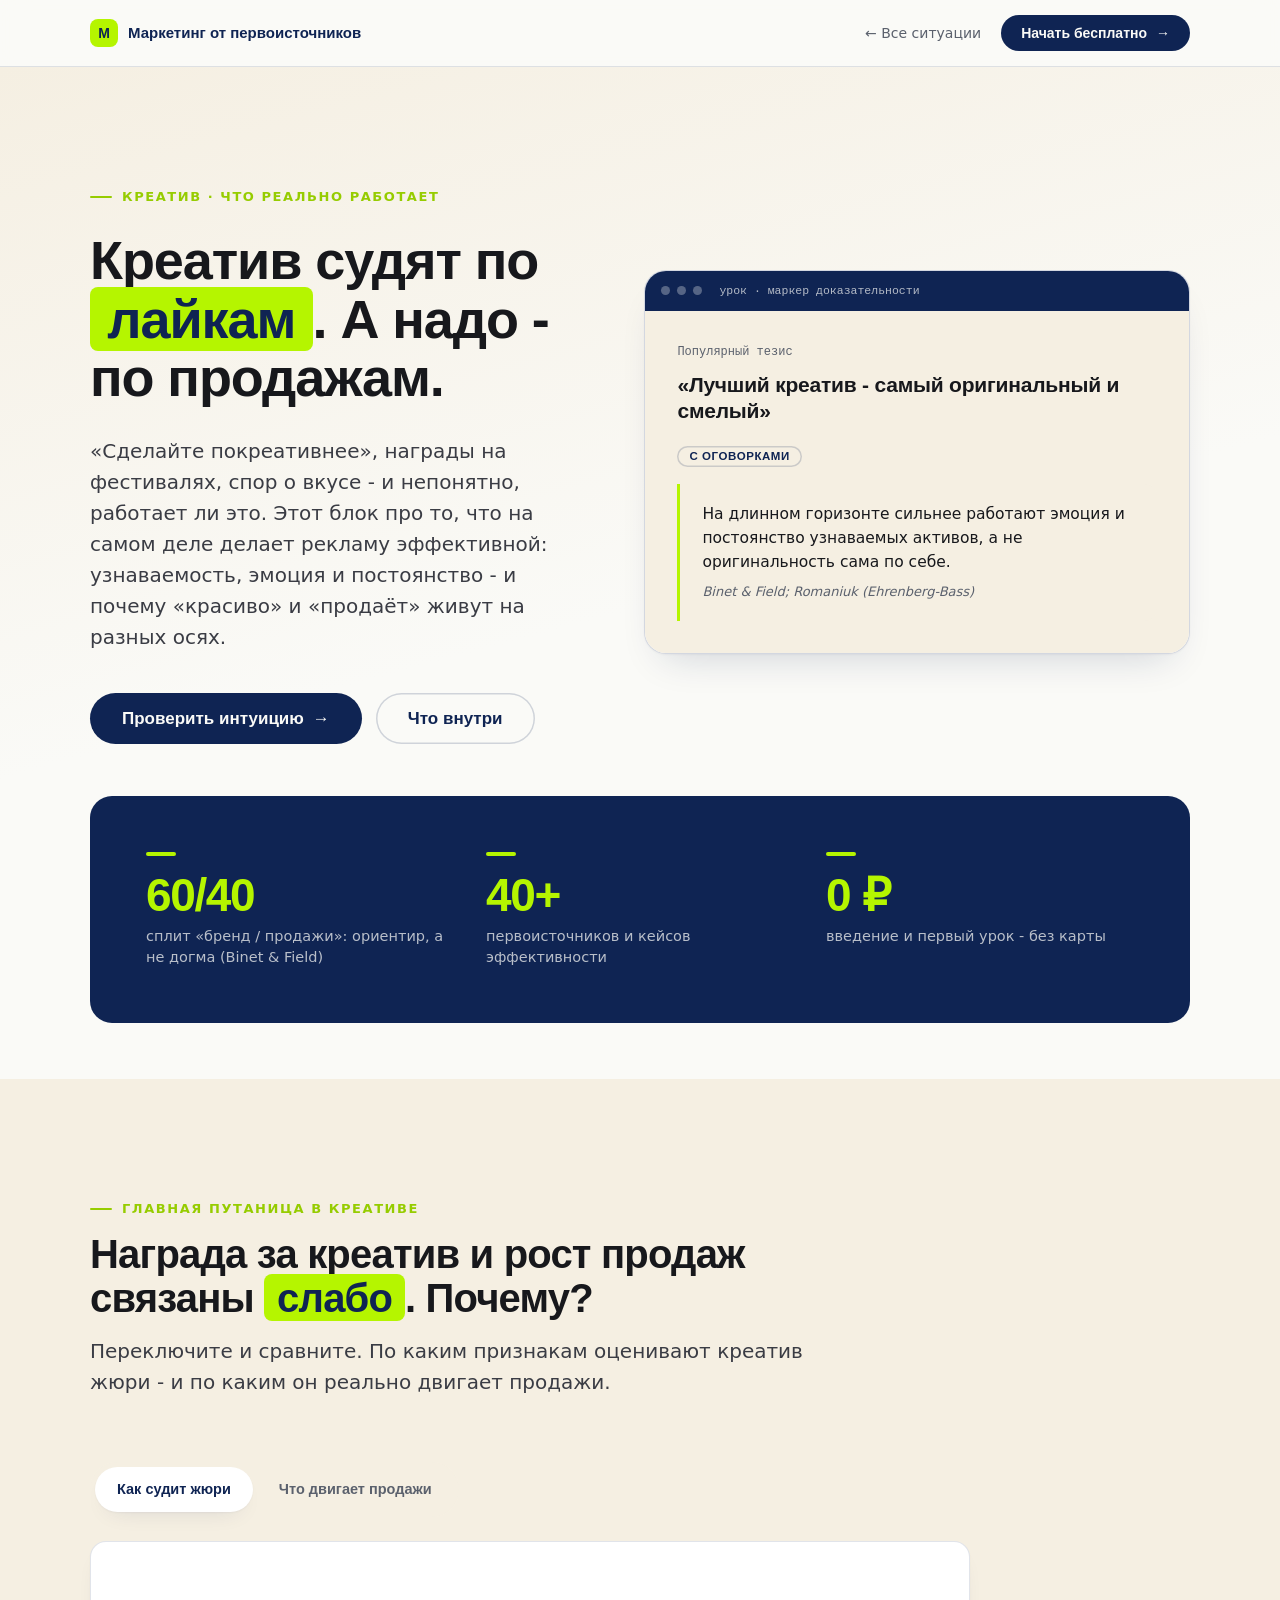
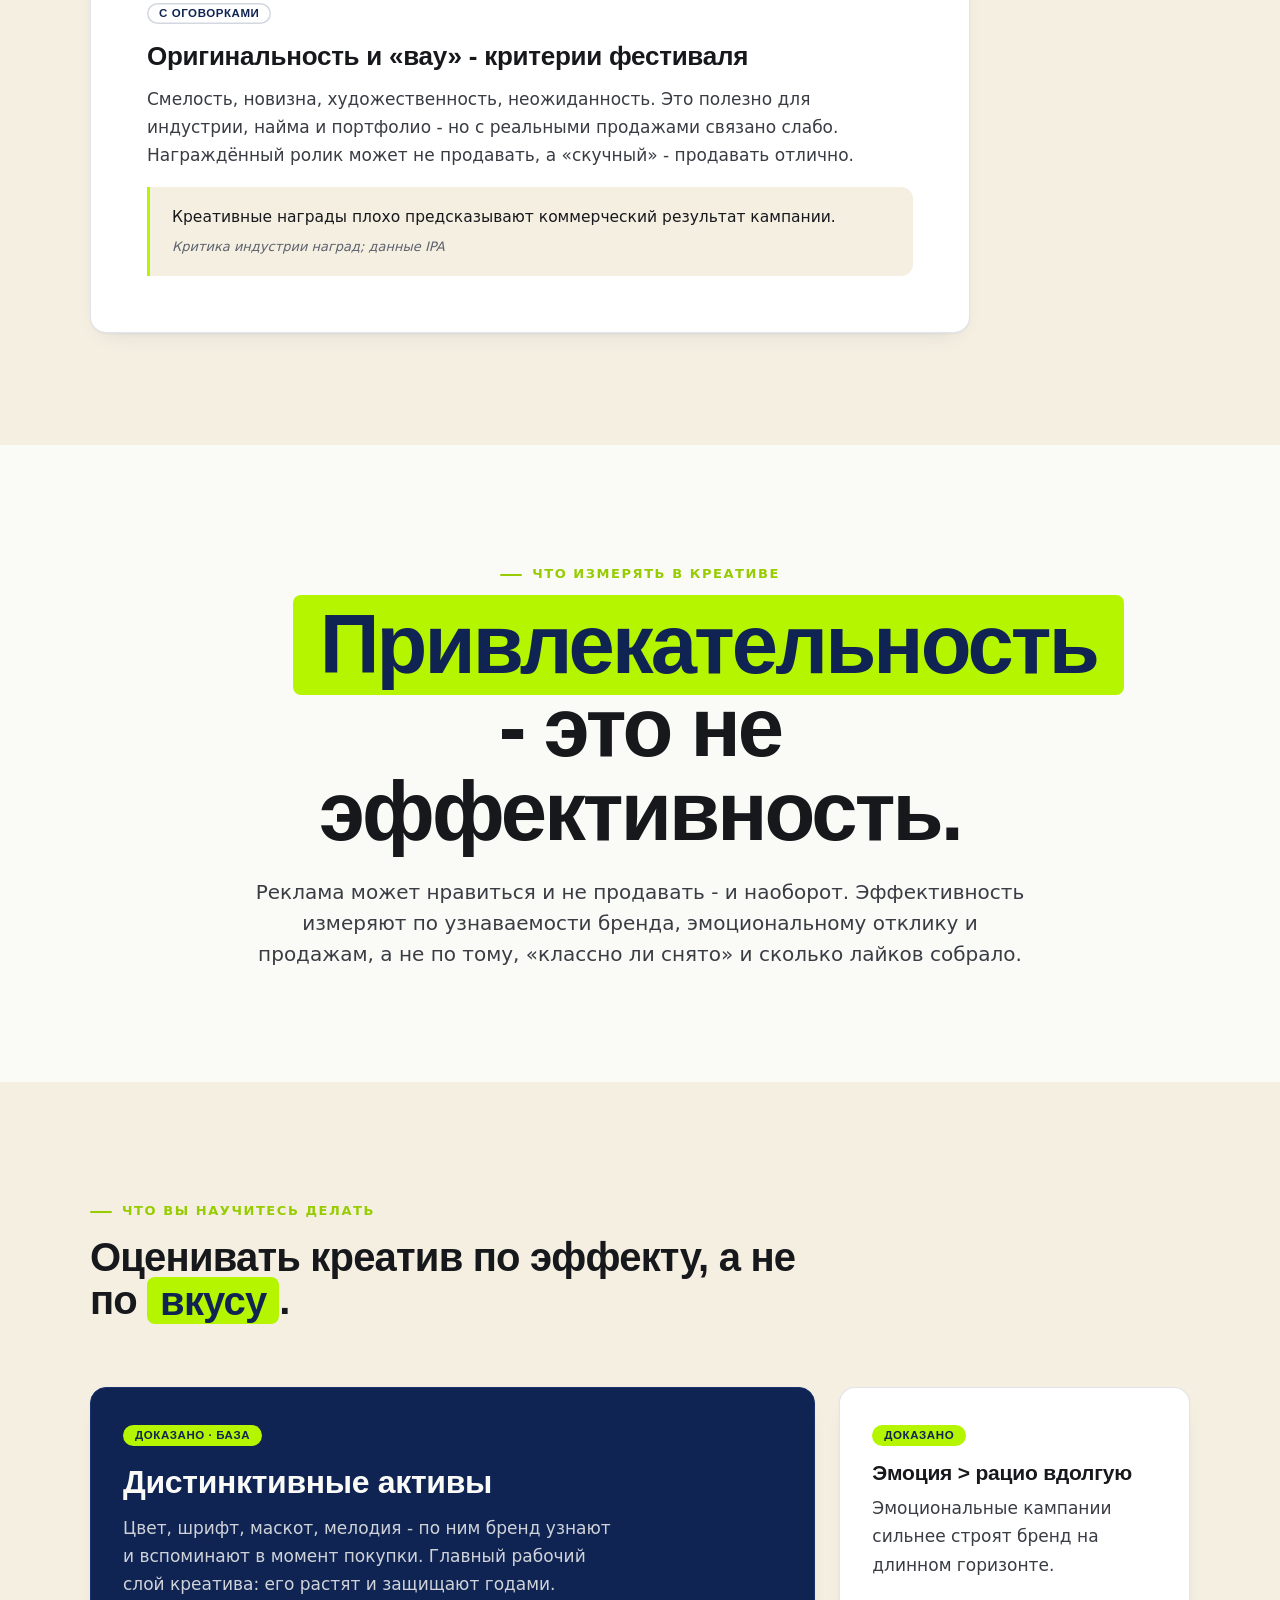
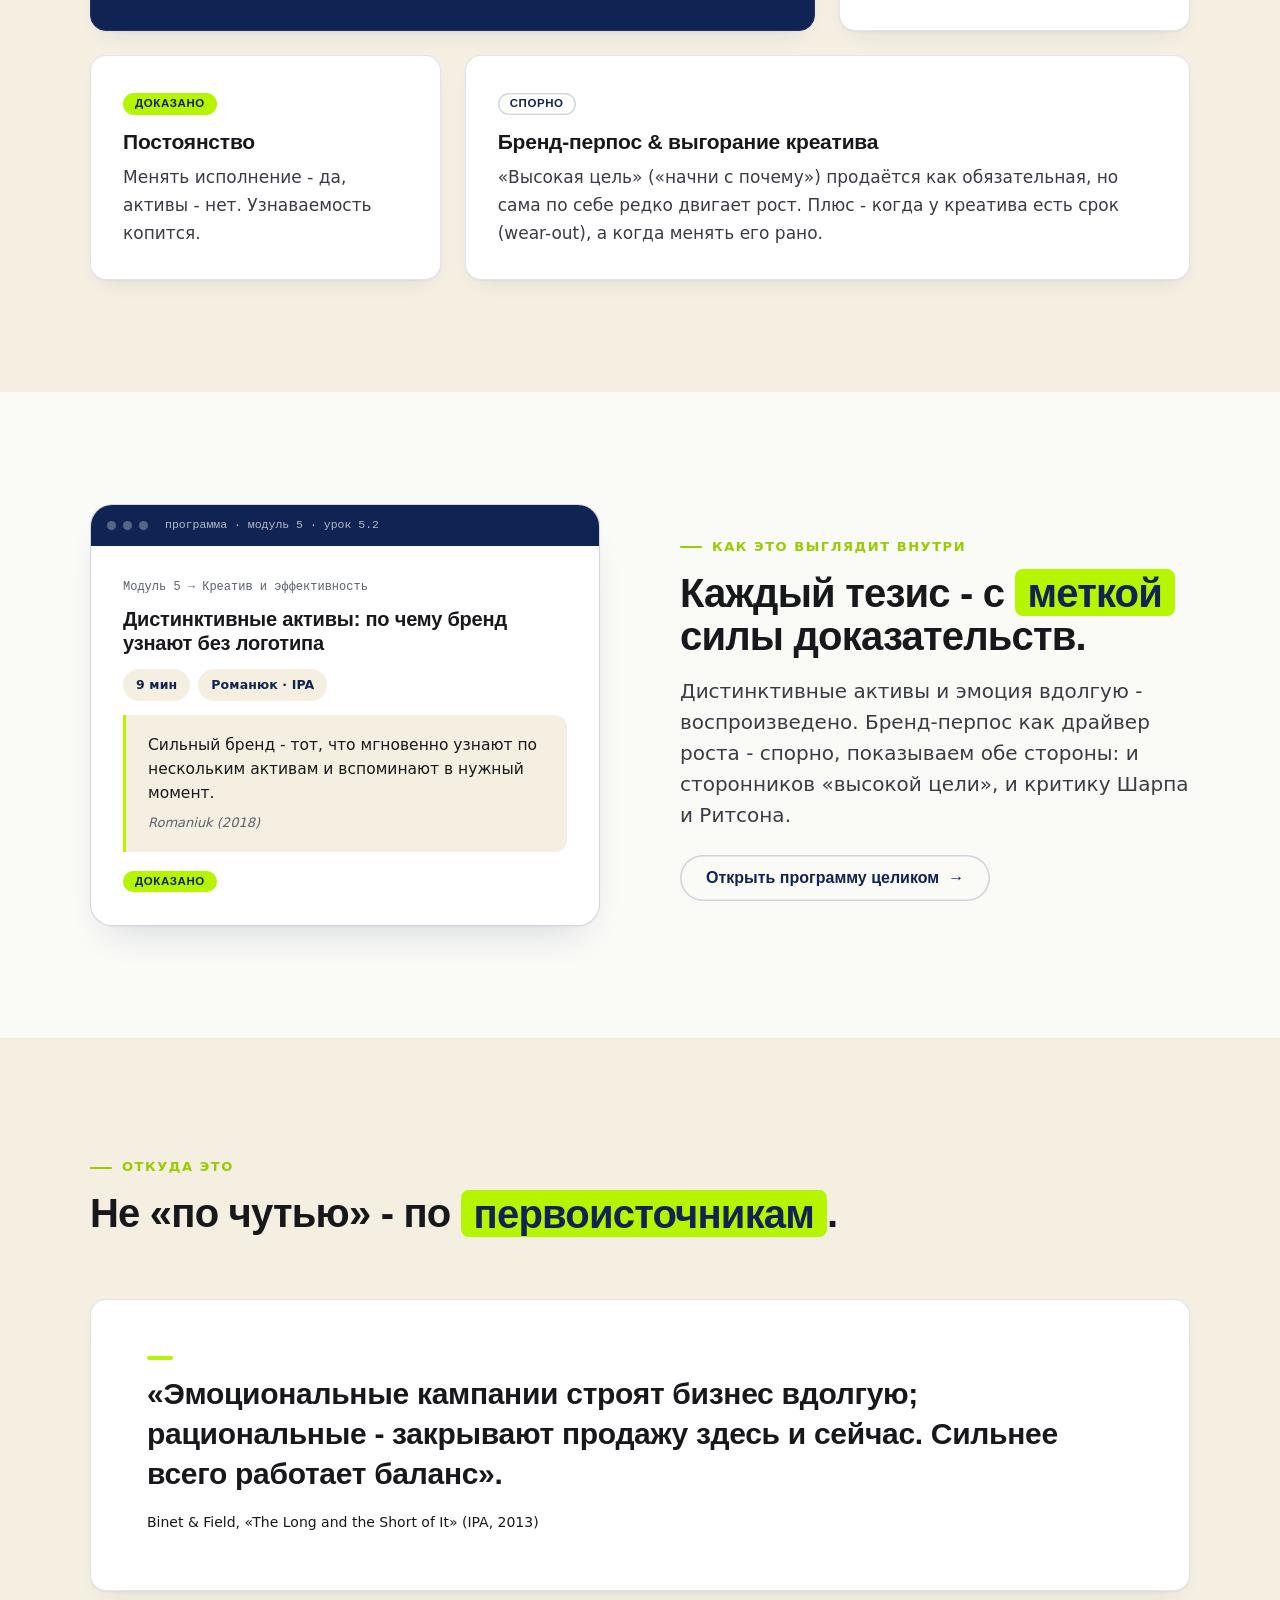
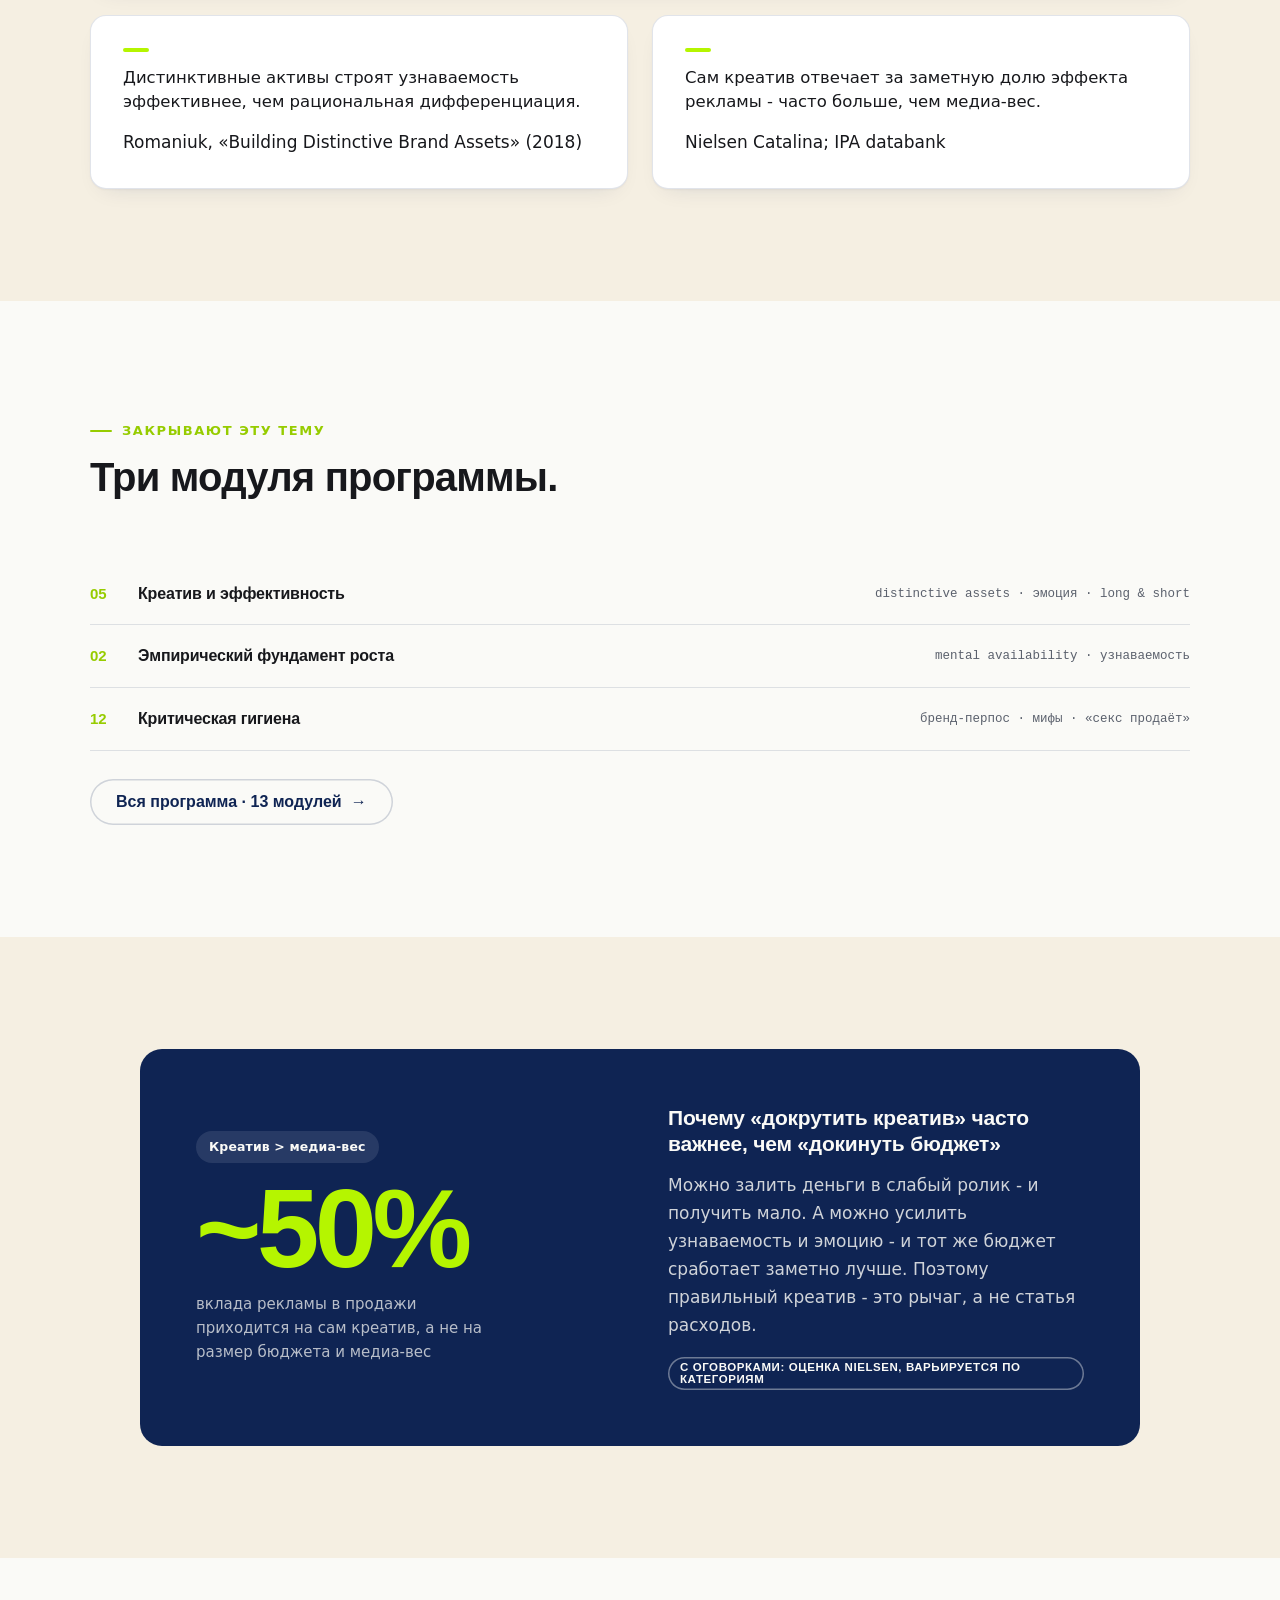
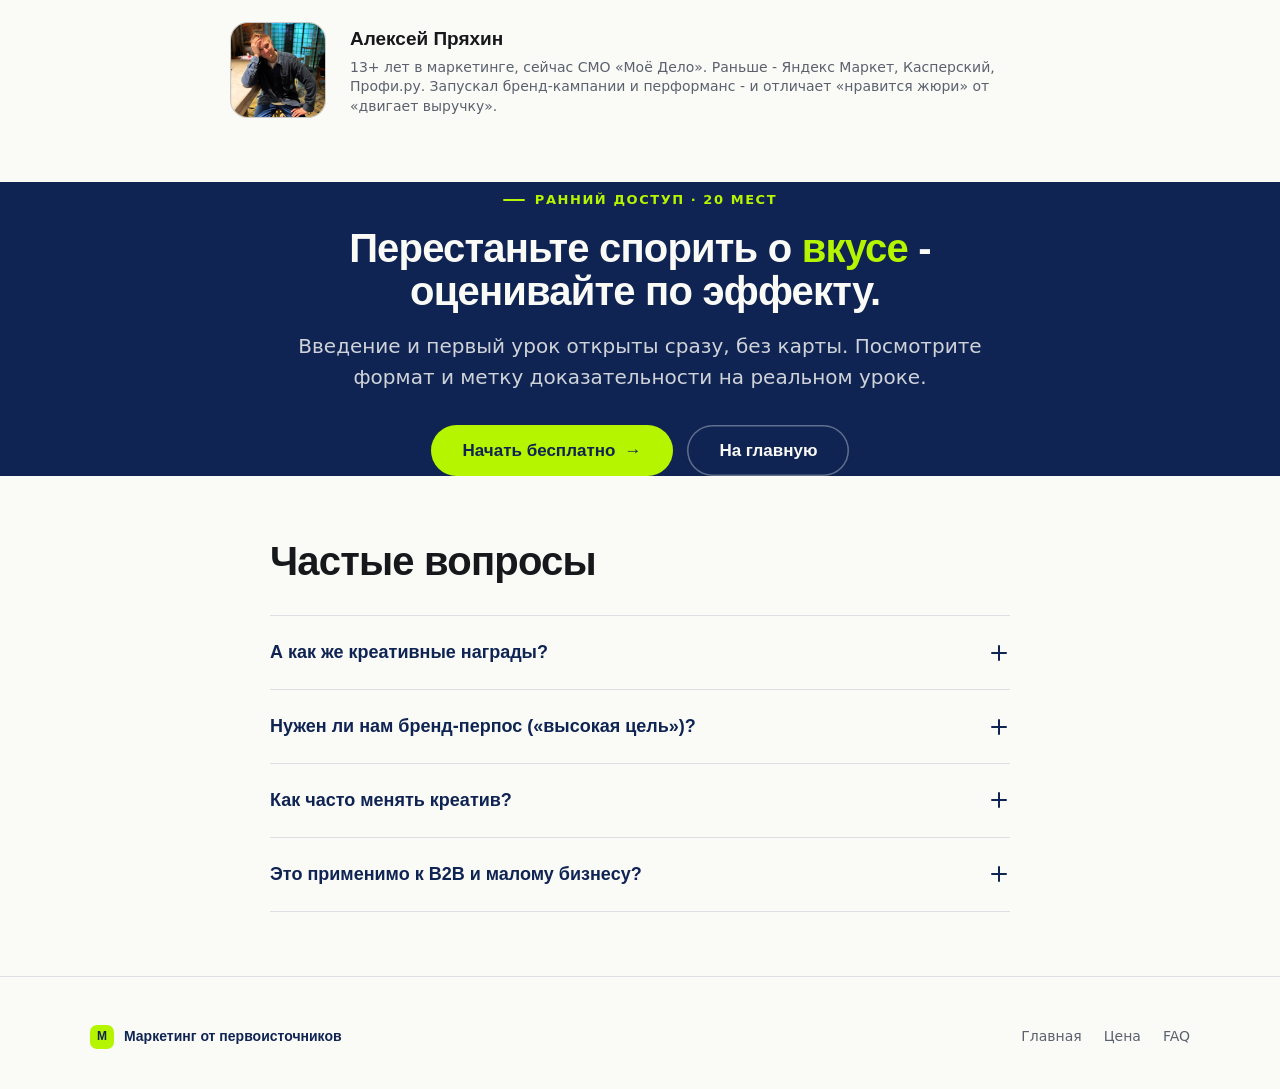
<file: kreativ.html>
<!DOCTYPE html>
<html lang="ru">
<head>
<meta charset="UTF-8">
<meta name="viewport" content="width=device-width, initial-scale=1.0">
<meta name="robots" content="noindex, nofollow">
<title>Креатив, который продаёт - Маркетинг от первоисточников</title>
<meta name="description" content="Что делает рекламу эффективной: дистинктивные активы, эмоция и постоянство, выгорание креатива - и почему «нравится» ≠ «работает». На данных IPA и Эренберг-Басса.">
<link rel="icon" type="image/svg+xml" href="assets/favicon.svg">
<link rel="preconnect" href="https://api.fontshare.com" crossorigin>
<link rel="stylesheet" href="app.css">
<script>
(function(){try{var rm=window.matchMedia&&matchMedia('(prefers-reduced-motion: reduce)').matches;
if(!rm&&'IntersectionObserver' in window)document.documentElement.classList.add('has-reveal');}catch(e){}})();
</script>
</head>
<body>

<!-- NAV -->
<nav class="nav">
  <div class="container">
    <a class="brand" href="index.html"><span class="mark">М</span> Маркетинг от первоисточников</a>
    <span class="spacer"></span>
    <a class="back" href="index.html#cep">← Все ситуации</a>
    <a class="btn btn-primary btn-sm" href="index.html#price" style="padding:11px 20px;font-size:14px">Начать бесплатно <span class="arr">→</span></a>
  </div>
</nav>

<!-- HERO -->
<header style="background:linear-gradient(165deg,var(--cream),var(--offwhite) 62%);padding:var(--section-y) 0 130px">
  <div class="container">
    <div class="hero-asym">
      <div class="reveal">
        <span class="eyebrow">Креатив · что реально работает</span>
        <h1 style="margin-top:24px;line-height:1.08">Креатив судят по <span class="hl">лайкам</span>. А надо - по продажам.</h1>
        <p class="lead measure" style="margin-top:30px">«Сделайте покреативнее», награды на фестивалях, спор о вкусе - и непонятно, работает ли это. Этот блок про то, что на самом деле делает рекламу эффективной: узнаваемость, эмоция и постоянство - и почему «красиво» и «продаёт» живут на разных осях.</p>
        <div style="display:flex;gap:14px;margin-top:40px;flex-wrap:wrap">
          <a class="btn btn-primary btn-lg" href="#compare">Проверить интуицию <span class="arr">→</span></a>
          <a class="btn btn-ghost btn-lg" href="#method">Что внутри</a>
        </div>
      </div>
      <div class="reveal" style="--rd:90ms">
        <div class="screen">
          <div class="bar"><i></i><i></i><i></i><span class="path">урок · маркер доказательности</span></div>
          <div class="body" style="background:var(--cream)">
            <div style="font-size:12px;color:var(--ash);font-family:ui-monospace,monospace;margin-bottom:10px">Популярный тезис</div>
            <div style="font-family:var(--display);font-weight:600;font-size:21px;line-height:1.25;color:var(--ink);letter-spacing:-.01em">«Лучший креатив - самый оригинальный и смелый»</div>
            <div style="margin:16px 0"><span class="mk mk-debated">С оговорками</span></div>
            <div class="source"><div class="q">На длинном горизонте сильнее работают эмоция и постоянство узнаваемых активов, а не оригинальность сама по себе.</div><div class="cite">Binet &amp; Field; Romaniuk (Ehrenberg-Bass)</div></div>
          </div>
        </div>
      </div>
    </div>
  </div>
</header>

<!-- STAT-BAND -->
<div class="container" style="margin-top:-78px;margin-bottom:var(--s8);position:relative;z-index:3">
  <div class="panel panel-navy reveal">
    <div class="stats">
      <div class="stat"><div class="n">60/40</div><div class="l">сплит «бренд / продажи»: ориентир, а не догма (Binet &amp; Field)</div></div>
      <div class="stat"><div class="n">40+</div><div class="l">первоисточников и кейсов эффективности</div></div>
      <div class="stat"><div class="n">0 ₽</div><div class="l">введение и первый урок - без карты</div></div>
    </div>
  </div>
</div>

<!-- ИНТЕРАКТИВ: ЖЮРИ VS КАССА -->
<section class="section bg-cream" id="compare">
  <div class="container">
    <div class="section-head reveal">
      <span class="eyebrow">Главная путаница в креативе</span>
      <h2 style="margin-top:14px">Награда за креатив и рост продаж связаны <span class="hl">слабо</span>. Почему?</h2>
      <p class="lead">Переключите и сравните. По каким признакам оценивают креатив жюри - и по каким он реально двигает продажи.</p>
    </div>
    <div class="reveal" style="max-width:880px">
      <div class="tab-bar" id="cmp" style="margin-bottom:var(--s5)">
        <button class="tab-btn active" data-c="c1">Как судит жюри</button>
        <button class="tab-btn" data-c="c2">Что двигает продажи</button>
      </div>
      <div class="card" id="c1" style="padding:var(--s8)">
        <span class="mk mk-debated" style="margin-bottom:16px">С оговорками</span>
        <h3 style="font-size:26px">Оригинальность и «вау» - критерии фестиваля</h3>
        <p style="margin-top:12px">Смелость, новизна, художественность, неожиданность. Это полезно для индустрии, найма и портфолио - но с реальными продажами связано слабо. Награждённый ролик может не продавать, а «скучный» - продавать отлично.</p>
        <div class="source" style="margin-top:18px"><div class="q">Креативные награды плохо предсказывают коммерческий результат кампании.</div><div class="cite">Критика индустрии наград; данные IPA</div></div>
      </div>
      <div class="card" id="c2" style="padding:var(--s8);display:none">
        <span class="mk mk-proven" style="margin-bottom:16px">Доказано</span>
        <h3 style="font-size:26px">Узнаваемость, эмоция, постоянство, охват</h3>
        <p style="margin-top:12px">Бренд узнают по дистинктивным активам (цвет, шрифт, маскот, мелодия), эмоция строит память вдолгую, постоянство копит узнаваемость годами, а охват доносит до тех, кто ещё не покупает. Вот что связано с ростом.</p>
        <div class="source" style="margin-top:18px"><div class="q">Реклама работает в первую очередь через узнаваемость и эмоцию, а не через рациональное убеждение.</div><div class="cite">Binet &amp; Field, «The Long and the Short of It» (2013)</div></div>
      </div>
    </div>
  </div>
</section>

<!-- ГИГАНТ -->
<section class="section">
  <div class="container" style="text-align:center">
    <span class="eyebrow reveal" style="justify-content:center">Что измерять в креативе</span>
    <h2 class="reveal" style="font-size:clamp(36px,6.5vw,84px);line-height:1;letter-spacing:-.035em;margin:18px auto 0;max-width:15ch"><span class="hl">Привлекательность</span> - это не эффективность.</h2>
    <p class="lead reveal" style="margin:24px auto 0;max-width:62ch">Реклама может нравиться и не продавать - и наоборот. Эффективность измеряют по узнаваемости бренда, эмоциональному отклику и продажам, а не по тому, «классно ли снято» и сколько лайков собрало.</p>
  </div>
</section>

<!-- ЧТО ДАЁТ МЕТОД (bento) -->
<section class="section bg-cream" id="method">
  <div class="container">
    <div class="section-head reveal"><span class="eyebrow">Что вы научитесь делать</span><h2 style="margin-top:14px">Оценивать креатив по эффекту, а не по <span class="hl">вкусу</span>.</h2></div>
    <div class="bento">
      <div class="card wide reveal" style="background:var(--navy);border-color:var(--navy-mid)"><span class="mk mk-proven" style="margin-bottom:16px">Доказано · база</span><h3 style="color:var(--offwhite);font-size:clamp(24px,3vw,32px)">Дистинктивные активы</h3><p style="margin-top:12px;color:rgba(250,250,247,.82);max-width:46ch">Цвет, шрифт, маскот, мелодия - по ним бренд узнают и вспоминают в момент покупки. Главный рабочий слой креатива: его растят и защищают годами.</p></div>
      <div class="card reveal"><span class="mk mk-proven" style="margin-bottom:14px">Доказано</span><h3>Эмоция &gt; рацио вдолгую</h3><p style="margin-top:8px">Эмоциональные кампании сильнее строят бренд на длинном горизонте.</p></div>
      <div class="card reveal" style="--rd:70ms"><span class="mk mk-proven" style="margin-bottom:14px">Доказано</span><h3>Постоянство</h3><p style="margin-top:8px">Менять исполнение - да, активы - нет. Узнаваемость копится.</p></div>
      <div class="card wide reveal" style="--rd:140ms"><span class="mk mk-debated" style="margin-bottom:14px">Спорно</span><h3>Бренд-перпос &amp; выгорание креатива</h3><p style="margin-top:8px">«Высокая цель» («начни с почему») продаётся как обязательная, но сама по себе редко двигает рост. Плюс - когда у креатива есть срок (wear-out), а когда менять его рано.</p></div>
    </div>
  </div>
</section>

<!-- КАК В КУРСЕ -->
<section class="section">
  <div class="container">
    <div class="split">
      <div class="reveal" style="--rd:90ms">
        <div class="screen">
          <div class="bar"><i></i><i></i><i></i><span class="path">программа · модуль 5 · урок 5.2</span></div>
          <div class="body">
            <div style="font-size:12px;color:var(--ash);font-family:ui-monospace,monospace;margin-bottom:10px">Модуль 5 → Креатив и эффективность</div>
            <div style="font-family:var(--display);font-weight:600;font-size:20px;line-height:1.2;color:var(--ink);letter-spacing:-.01em">Дистинктивные активы: по чему бренд узнают без логотипа</div>
            <div style="display:flex;gap:8px;margin:14px 0"><span class="pill">9 мин</span><span class="pill">Романюк · IPA</span></div>
            <div class="source"><div class="q">Сильный бренд - тот, что мгновенно узнают по нескольким активам и вспоминают в нужный момент.</div><div class="cite">Romaniuk (2018)</div></div>
            <div style="margin-top:14px"><span class="mk mk-proven">Доказано</span></div>
          </div>
        </div>
      </div>
      <div class="reveal">
        <span class="eyebrow">Как это выглядит внутри</span>
        <h2 style="margin-top:14px">Каждый тезис - с <span class="hl">меткой</span> силы доказательств.</h2>
        <p class="lead measure" style="margin-top:18px">Дистинктивные активы и эмоция вдолгую - воспроизведено. Бренд-перпос как драйвер роста - спорно, показываем обе стороны: и сторонников «высокой цели», и критику Шарпа и Ритсона.</p>
        <a class="btn btn-ghost" href="index.html#inside" style="margin-top:24px">Открыть программу целиком <span class="arr">→</span></a>
      </div>
    </div>
  </div>
</section>

<!-- ИСТОЧНИКИ -->
<section class="section bg-cream">
  <div class="container">
    <div class="section-head reveal"><span class="eyebrow">Откуда это</span><h2 style="margin-top:14px">Не «по чутью» - по <span class="hl">первоисточникам</span>.</h2></div>
    <div class="reveal" style="margin-bottom:var(--s5)">
      <div class="card tick" style="padding:var(--s8)"><div style="font-family:var(--display);font-weight:600;font-size:clamp(22px,2.6vw,30px);line-height:1.32;color:var(--ink);letter-spacing:-.01em">«Эмоциональные кампании строят бизнес вдолгую; рациональные - закрывают продажу здесь и сейчас. Сильнее всего работает баланс».</div><div class="cite" style="margin-top:18px;font-size:14px">Binet &amp; Field, «The Long and the Short of It» (IPA, 2013)</div></div>
    </div>
    <div class="grid grid-2">
      <div class="card tick reveal"><div style="font-size:16.5px;line-height:1.5;color:var(--ink)">Дистинктивные активы строят узнаваемость эффективнее, чем рациональная дифференциация.</div><div class="cite" style="margin-top:14px">Romaniuk, «Building Distinctive Brand Assets» (2018)</div></div>
      <div class="card tick reveal" style="--rd:70ms"><div style="font-size:16.5px;line-height:1.5;color:var(--ink)">Сам креатив отвечает за заметную долю эффекта рекламы - часто больше, чем медиа-вес.</div><div class="cite" style="margin-top:14px">Nielsen Catalina; IPA databank</div></div>
    </div>
  </div>
</section>

<!-- МОДУЛИ -->
<section class="section">
  <div class="container">
    <div class="section-head reveal"><span class="eyebrow">Закрывают эту тему</span><h2 style="margin-top:14px">Три модуля программы.</h2></div>
    <div class="reveal">
      <div class="mod"><span class="mn">05</span><span class="mt">Креатив и эффективность</span><span class="mm">distinctive assets · эмоция · long &amp; short</span></div>
      <div class="mod"><span class="mn">02</span><span class="mt">Эмпирический фундамент роста</span><span class="mm">mental availability · узнаваемость</span></div>
      <div class="mod"><span class="mn">12</span><span class="mt">Критическая гигиена</span><span class="mm">бренд-перпос · мифы · «секс продаёт»</span></div>
    </div>
    <a class="btn btn-ghost" href="index.html#inside" style="margin-top:28px">Вся программа · 13 модулей <span class="arr">→</span></a>
  </div>
</section>

<!-- МИНИ-КЕЙС (giant) -->
<section class="section bg-cream">
  <div class="container">
    <div class="panel panel-navy reveal" style="max-width:1000px;margin:0 auto">
      <div class="split" style="align-items:center;gap:var(--s8)">
        <div>
          <span class="pill" style="margin-bottom:18px">Креатив &gt; медиа-вес</span>
          <div style="font-family:var(--display);font-weight:700;font-size:clamp(64px,10vw,112px);color:var(--lime);line-height:.85;letter-spacing:-.04em">~50%</div>
          <div style="color:rgba(250,250,247,.72);margin-top:16px;max-width:300px;font-size:15px">вклада рекламы в продажи приходится на сам креатив, а не на размер бюджета и медиа-вес</div>
        </div>
        <div>
          <h3 style="color:var(--offwhite)">Почему «докрутить креатив» часто важнее, чем «докинуть бюджет»</h3>
          <p style="color:rgba(250,250,247,.82);margin-top:14px">Можно залить деньги в слабый ролик - и получить мало. А можно усилить узнаваемость и эмоцию - и тот же бюджет сработает заметно лучше. Поэтому правильный креатив - это рычаг, а не статья расходов.</p>
          <span class="mk mk-debated" style="margin-top:18px;display:inline-flex">С оговорками: оценка Nielsen, варьируется по категориям</span>
        </div>
      </div>
    </div>
  </div>
</section>

<!-- АВТОР -->
<section class="section-tight">
  <div class="container">
    <div class="author reveal" style="max-width:820px;margin:0 auto">
      <img class="ph" src="assets/photo-alexey.jpeg" alt="Алексей Пряхин" width="96" height="96">
      <div>
        <div class="nm">Алексей Пряхин</div>
        <div class="ro">13+ лет в маркетинге, сейчас CMO «Моё Дело». Раньше - Яндекс Маркет, Касперский, Профи.ру. Запускал бренд-кампании и перформанс - и отличает «нравится жюри» от «двигает выручку».</div>
      </div>
    </div>
  </div>
</section>

<!-- CTA -->
<section class="section-dark" style="text-align:center">
  <div class="container">
    <div class="reveal" style="max-width:720px;margin:0 auto">
      <span class="eyebrow" style="justify-content:center">Ранний доступ · 20 мест</span>
      <h2 style="margin-top:16px">Перестаньте спорить о&nbsp;<span class="hl">вкусе</span>&nbsp;-&nbsp;оценивайте по эффекту.</h2>
      <p class="lead" style="margin-top:18px">Введение и первый урок открыты сразу, без карты. Посмотрите формат и метку доказательности на реальном уроке.</p>
      <div style="display:flex;gap:14px;justify-content:center;margin-top:32px;flex-wrap:wrap">
        <a class="btn btn-lime btn-lg" href="index.html#price">Начать бесплатно <span class="arr">→</span></a>
        <a class="btn btn-ghost btn-lg" href="index.html">На главную</a>
      </div>
    </div>
  </div>
</section>

<!-- FAQ -->
<section class="section-tight">
  <div class="container" style="max-width:820px">
    <div class="section-head reveal" style="margin-bottom:var(--s6)"><h2>Частые вопросы</h2></div>
    <div class="acc reveal">
      <details><summary>А как же креативные награды?<span class="ic"></span></summary><div class="a">Они полезны для индустрии, найма и мотивации команды - но слабо предсказывают продажи. Это не KPI роста. Эффективность измеряют по узнаваемости, эмоции и бизнес-результату.</div></details>
      <details><summary>Нужен ли нам бренд-перпос («высокая цель»)?<span class="ic"></span></summary><div class="a">Как внутренний фокус и фильтр решений - может помогать. Как обязательный драйвер роста - спорно и часто переоценён, особенно без реального преимущества и узнаваемости. Показываем обе стороны спора. <b>[Спорно]</b></div></details>
      <details><summary>Как часто менять креатив?<span class="ic"></span></summary><div class="a">Менять исполнение можно и нужно, но дистинктивные активы (цвет, логотип, маскот) - хранить годами. Выгорание (wear-out) существует, но чаще бренды меняют активы слишком рано и теряют накопленную узнаваемость. <b>[С оговорками]</b></div></details>
      <details><summary>Это применимо к B2B и малому бизнесу?<span class="ic"></span></summary><div class="a">Да: узнаваемость и постоянство работают и в B2B, просто активы и каналы другие. Где данные узкие - честно проговариваем границы.</div></details>
    </div>
  </div>
</section>

<!-- FOOTER -->
<footer class="footer">
  <div class="container">
    <div class="grid">
      <a class="brand" href="index.html" style="display:flex;align-items:center;gap:10px;font-family:var(--display);font-weight:600;color:var(--navy)"><span style="width:24px;height:24px;background:var(--lime);border-radius:7px;display:flex;align-items:center;justify-content:center;font-size:12px">М</span> Маркетинг от первоисточников</a>
      <div style="display:flex;gap:22px;flex-wrap:wrap"><a href="index.html">Главная</a><a href="index.html#price">Цена</a><a href="index.html#faq">FAQ</a></div>
    </div>
  </div>
</footer>

<script>
/* Переключатель жюри/касса */
(function(){
  var bar=document.getElementById('cmp'); if(!bar) return;
  bar.querySelectorAll('.tab-btn').forEach(function(b){
    b.addEventListener('click',function(){
      bar.querySelectorAll('.tab-btn').forEach(function(x){x.classList.remove('active')});
      b.classList.add('active');
      document.getElementById('c1').style.display = b.dataset.c==='c1'?'block':'none';
      document.getElementById('c2').style.display = b.dataset.c==='c2'?'block':'none';
    });
  });
})();
/* Reveal */
(function(){
  var root=document.documentElement;
  if(!root.classList.contains('has-reveal'))return;
  try{
    var els=[].slice.call(document.querySelectorAll('.reveal'));
    if(!els.length){root.classList.remove('has-reveal');return;}
    els.forEach(function(el){var p=el.parentElement;if(!p)return;var sibs=[].filter.call(p.children,function(c){return c.classList&&c.classList.contains('reveal')});var k=sibs.indexOf(el);if(k>0&&!el.style.getPropertyValue('--rd'))el.style.setProperty('--rd',Math.min(k,5)*70+'ms')});
    var io=new IntersectionObserver(function(en){en.forEach(function(e){if(e.isIntersecting){e.target.classList.add('in');io.unobserve(e.target)}})},{rootMargin:'0px 0px -8% 0px',threshold:.08});
    els.forEach(function(el){io.observe(el)});
  }catch(e){root.classList.remove('has-reveal')}
})();
</script>
  <script src="review.js" defer></script>
</body>
</html>
</file>
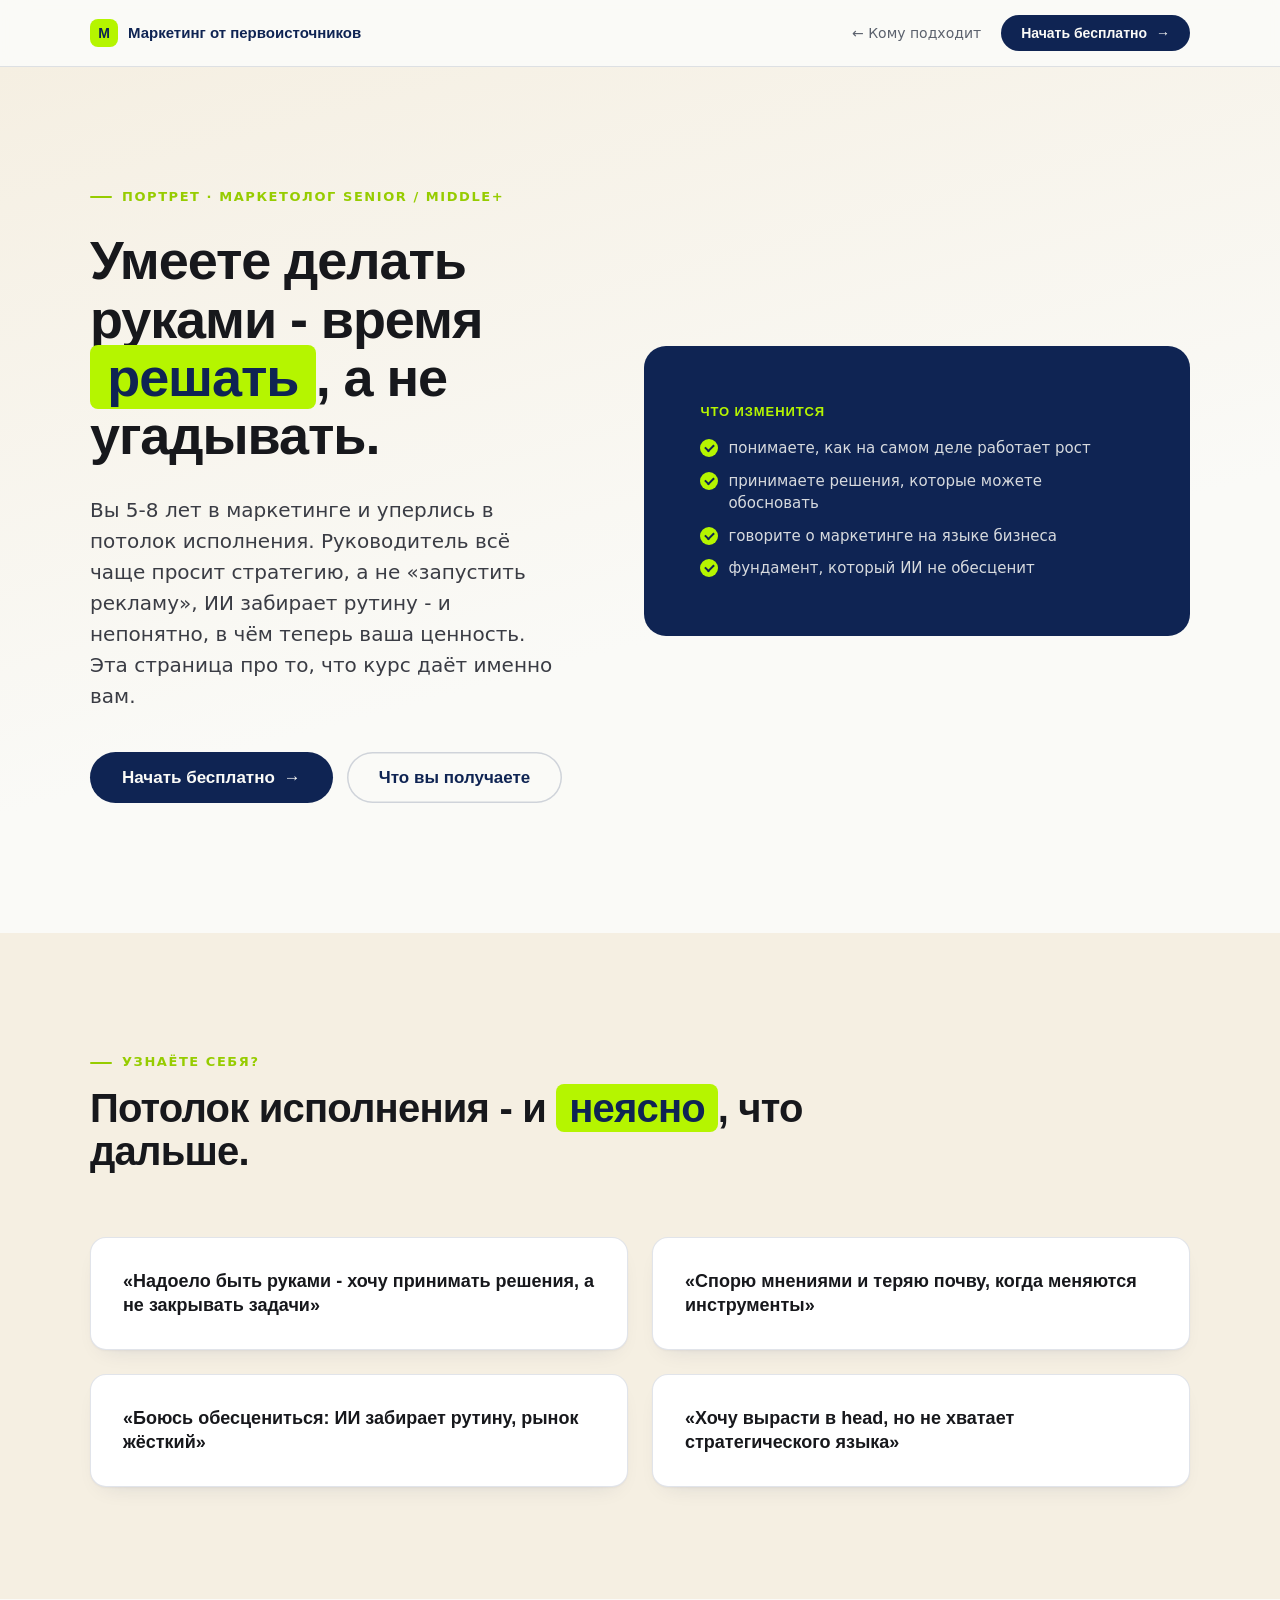
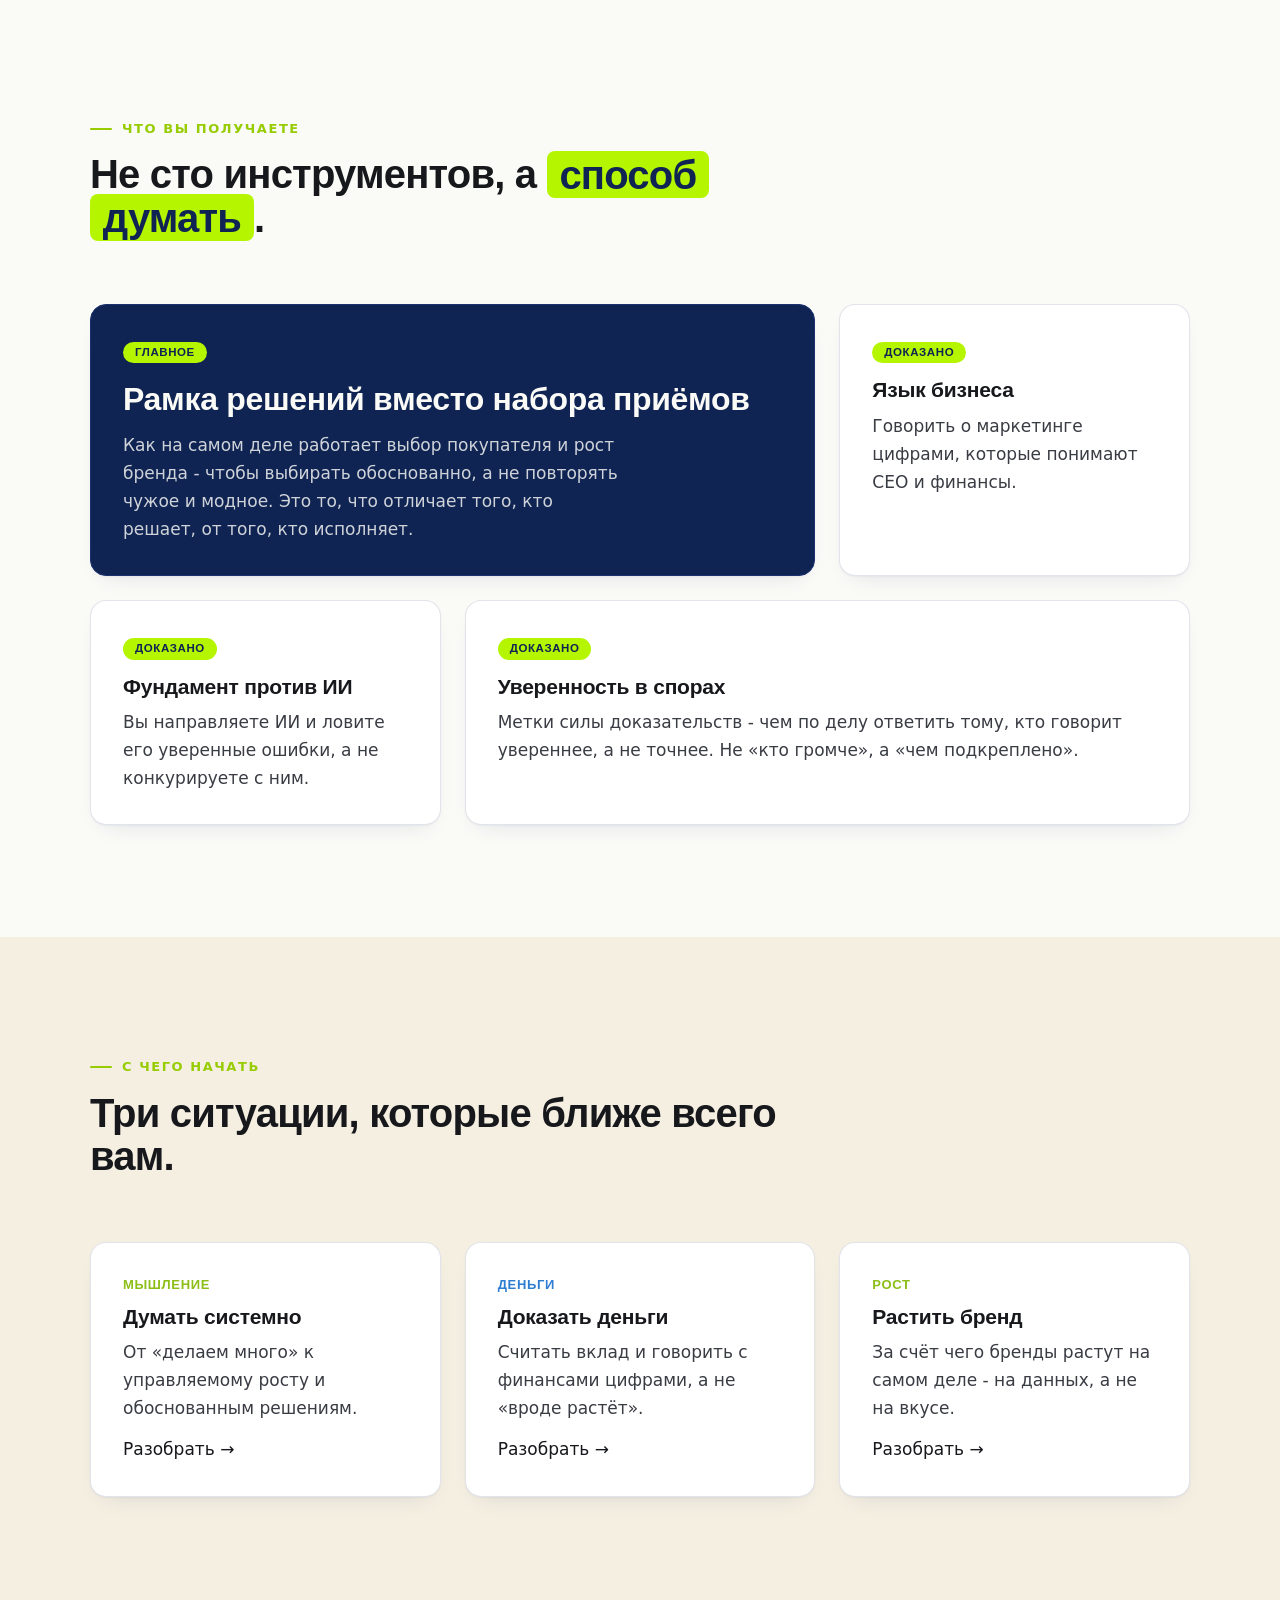
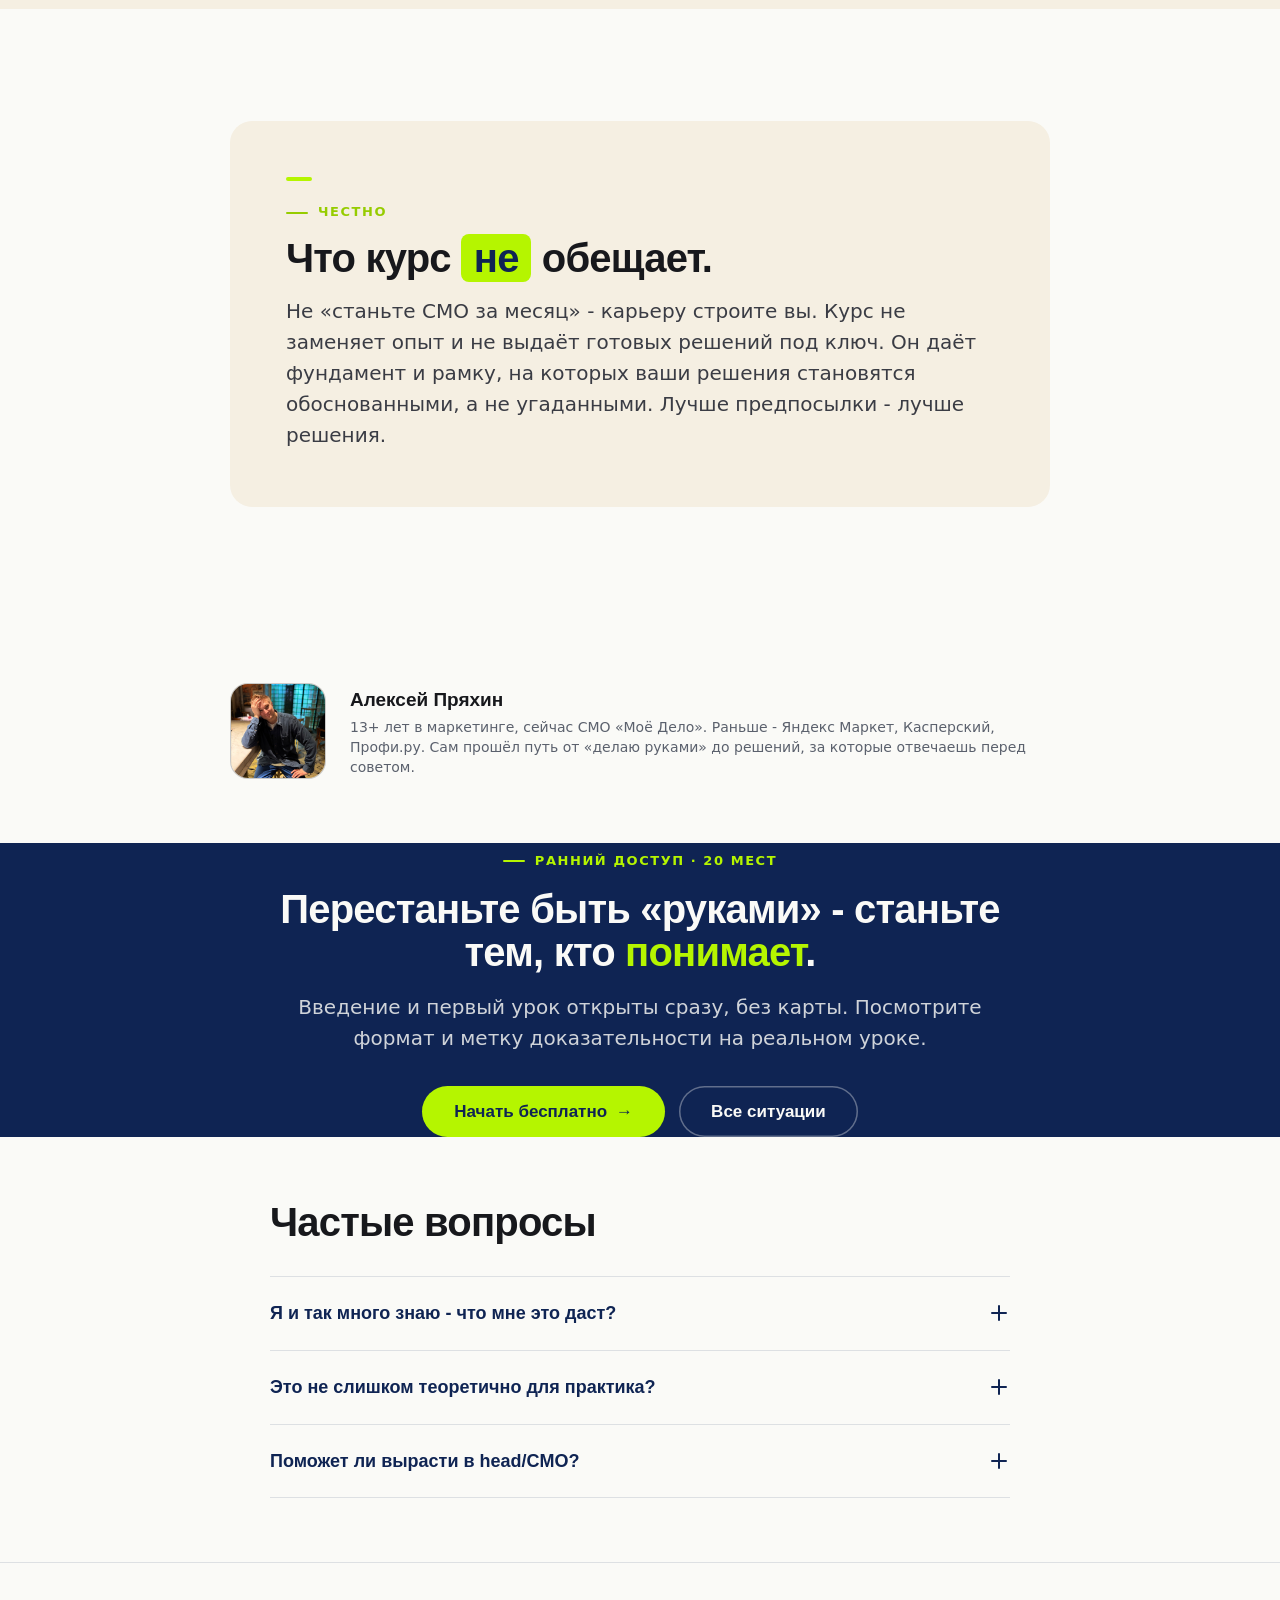
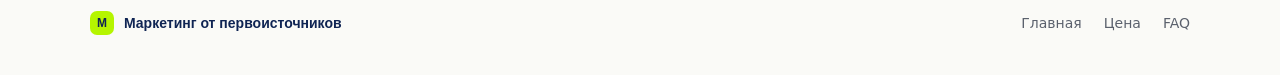
<file: marketolog.html>
<!DOCTYPE html>
<html lang="ru">
<head>
<meta charset="UTF-8">
<meta name="viewport" content="width=device-width, initial-scale=1.0">
<meta name="robots" content="noindex, nofollow">
<title>Маркетологу: от «делаю руками» к обоснованным решениям - Маркетинг от первоисточников</title>
<meta name="description" content="Для senior/middle+ маркетолога на пути в head/CMO: рамка решений, язык бизнеса и фундамент, который ИИ не обесценит. Что курс даёт именно вам.">
<link rel="icon" type="image/svg+xml" href="assets/favicon.svg">
<link rel="preconnect" href="https://api.fontshare.com" crossorigin>
<link rel="stylesheet" href="app.css">
<script>
(function(){try{var rm=window.matchMedia&&matchMedia('(prefers-reduced-motion: reduce)').matches;
if(!rm&&'IntersectionObserver' in window)document.documentElement.classList.add('has-reveal');}catch(e){}})();
</script>
</head>
<body>

<!-- NAV -->
<nav class="nav">
  <div class="container">
    <a class="brand" href="index.html"><span class="mark">М</span> Маркетинг от первоисточников</a>
    <span class="spacer"></span>
    <a class="back" href="index.html#audience">← Кому подходит</a>
    <a class="btn btn-primary btn-sm" href="index.html#price" style="padding:11px 20px;font-size:14px">Начать бесплатно <span class="arr">→</span></a>
  </div>
</nav>

<!-- HERO -->
<header style="background:linear-gradient(165deg,var(--cream),var(--offwhite) 62%);padding:var(--section-y) 0 130px">
  <div class="container">
    <div class="hero-asym">
      <div class="reveal">
        <span class="eyebrow">Портрет · маркетолог senior / middle+</span>
        <h1 style="margin-top:24px;line-height:1.08">Умеете делать руками - время <span class="hl">решать</span>, а не угадывать.</h1>
        <p class="lead measure" style="margin-top:30px">Вы 5-8 лет в маркетинге и уперлись в потолок исполнения. Руководитель всё чаще просит стратегию, а не «запустить рекламу», ИИ забирает рутину - и непонятно, в чём теперь ваша ценность. Эта страница про то, что курс даёт именно вам.</p>
        <div style="display:flex;gap:14px;margin-top:40px;flex-wrap:wrap">
          <a class="btn btn-primary btn-lg" href="index.html#price">Начать бесплатно <span class="arr">→</span></a>
          <a class="btn btn-ghost btn-lg" href="#get">Что вы получаете</a>
        </div>
      </div>
      <div class="reveal" style="--rd:90ms">
        <div class="panel panel-navy">
          <div style="font-size:13px;text-transform:uppercase;letter-spacing:.07em;color:var(--lime);font-weight:600;font-family:var(--display)">Что изменится</div>
          <ul class="check-list" style="margin-top:16px">
            <li>понимаете, как на самом деле работает рост</li>
            <li>принимаете решения, которые можете обосновать</li>
            <li>говорите о маркетинге на языке бизнеса</li>
            <li>фундамент, который ИИ не обесценит</li>
          </ul>
        </div>
      </div>
    </div>
  </div>
</header>

<!-- УЗНАЁТЕ СЕБЯ -->
<section class="section bg-cream">
  <div class="container">
    <div class="section-head reveal"><span class="eyebrow">Узнаёте себя?</span><h2 style="margin-top:14px">Потолок исполнения - и <span class="hl">неясно</span>, что дальше.</h2></div>
    <div class="grid grid-2">
      <div class="card reveal"><p style="font-family:var(--display);font-weight:600;font-size:18px;color:var(--ink);line-height:1.3">«Надоело быть руками - хочу принимать решения, а не закрывать задачи»</p></div>
      <div class="card reveal" style="--rd:60ms"><p style="font-family:var(--display);font-weight:600;font-size:18px;color:var(--ink);line-height:1.3">«Спорю мнениями и теряю почву, когда меняются инструменты»</p></div>
      <div class="card reveal" style="--rd:120ms"><p style="font-family:var(--display);font-weight:600;font-size:18px;color:var(--ink);line-height:1.3">«Боюсь обесцениться: ИИ забирает рутину, рынок жёсткий»</p></div>
      <div class="card reveal" style="--rd:180ms"><p style="font-family:var(--display);font-weight:600;font-size:18px;color:var(--ink);line-height:1.3">«Хочу вырасти в head, но не хватает стратегического языка»</p></div>
    </div>
  </div>
</section>

<!-- ЧТО ВЫ ПОЛУЧАЕТЕ -->
<section class="section" id="get">
  <div class="container">
    <div class="section-head reveal"><span class="eyebrow">Что вы получаете</span><h2 style="margin-top:14px">Не сто инструментов, а <span class="hl">способ думать</span>.</h2></div>
    <div class="bento">
      <div class="card wide reveal" style="background:var(--navy);border-color:var(--navy-mid)"><span class="mk mk-proven" style="margin-bottom:16px">Главное</span><h3 style="color:var(--offwhite);font-size:clamp(24px,3vw,32px)">Рамка решений вместо набора приёмов</h3><p style="margin-top:12px;color:rgba(250,250,247,.82);max-width:46ch">Как на самом деле работает выбор покупателя и рост бренда - чтобы выбирать обоснованно, а не повторять чужое и модное. Это то, что отличает того, кто решает, от того, кто исполняет.</p></div>
      <div class="card reveal"><span class="mk mk-proven" style="margin-bottom:14px">Доказано</span><h3>Язык бизнеса</h3><p style="margin-top:8px">Говорить о маркетинге цифрами, которые понимают CEO и финансы.</p></div>
      <div class="card reveal" style="--rd:70ms"><span class="mk mk-proven" style="margin-bottom:14px">Доказано</span><h3>Фундамент против ИИ</h3><p style="margin-top:8px">Вы направляете ИИ и ловите его уверенные ошибки, а не конкурируете с ним.</p></div>
      <div class="card wide reveal" style="--rd:140ms"><span class="mk mk-proven" style="margin-bottom:14px">Доказано</span><h3>Уверенность в спорах</h3><p style="margin-top:8px">Метки силы доказательств - чем по делу ответить тому, кто говорит увереннее, а не точнее. Не «кто громче», а «чем подкреплено».</p></div>
    </div>
  </div>
</section>

<!-- С ЧЕГО НАЧАТЬ (кросс-ссылки на ситуации) -->
<section class="section bg-cream">
  <div class="container">
    <div class="section-head reveal"><span class="eyebrow">С чего начать</span><h2 style="margin-top:14px">Три ситуации, которые ближе всего вам.</h2></div>
    <div class="grid grid-3">
      <a class="card reveal" href="myshlenie.html" style="text-decoration:none;display:block"><div style="font-family:var(--display);font-weight:700;font-size:13px;color:#8cbe16;text-transform:uppercase;letter-spacing:.05em">Мышление</div><h3 style="margin-top:8px">Думать системно</h3><p style="margin-top:8px">От «делаем много» к управляемому росту и обоснованным решениям.</p><span class="back" style="margin-top:14px;display:inline-block">Разобрать <span class="arr">→</span></span></a>
      <a class="card reveal" href="okupaemost.html" style="--rd:70ms;text-decoration:none;display:block"><div style="font-family:var(--display);font-weight:700;font-size:13px;color:#2f7dd1;text-transform:uppercase;letter-spacing:.05em">Деньги</div><h3 style="margin-top:8px">Доказать деньги</h3><p style="margin-top:8px">Считать вклад и говорить с финансами цифрами, а не «вроде растёт».</p><span class="back" style="margin-top:14px;display:inline-block">Разобрать <span class="arr">→</span></span></a>
      <a class="card reveal" href="rost.html" style="--rd:140ms;text-decoration:none;display:block"><div style="font-family:var(--display);font-weight:700;font-size:13px;color:#8cbe16;text-transform:uppercase;letter-spacing:.05em">Рост</div><h3 style="margin-top:8px">Растить бренд</h3><p style="margin-top:8px">За счёт чего бренды растут на самом деле - на данных, а не на вкусе.</p><span class="back" style="margin-top:14px;display:inline-block">Разобрать <span class="arr">→</span></span></a>
    </div>
  </div>
</section>

<!-- ЧЕСТНАЯ РАМКА -->
<section class="section">
  <div class="container">
    <div class="panel panel-cream tick reveal" style="max-width:820px;margin:0 auto">
      <span class="eyebrow">Честно</span>
      <h2 style="margin-top:14px">Что курс <span class="hl">не</span> обещает.</h2>
      <p class="lead" style="margin-top:16px;max-width:62ch">Не «станьте CMO за месяц» - карьеру строите вы. Курс не заменяет опыт и не выдаёт готовых решений под ключ. Он даёт фундамент и рамку, на которых ваши решения становятся обоснованными, а не угаданными. Лучше предпосылки - лучше решения.</p>
    </div>
  </div>
</section>

<!-- АВТОР -->
<section class="section-tight">
  <div class="container">
    <div class="author reveal" style="max-width:820px;margin:0 auto">
      <img class="ph" src="assets/photo-alexey.jpeg" alt="Алексей Пряхин" width="96" height="96">
      <div>
        <div class="nm">Алексей Пряхин</div>
        <div class="ro">13+ лет в маркетинге, сейчас CMO «Моё Дело». Раньше - Яндекс Маркет, Касперский, Профи.ру. Сам прошёл путь от «делаю руками» до решений, за которые отвечаешь перед советом.</div>
      </div>
    </div>
  </div>
</section>

<!-- CTA -->
<section class="section-dark" style="text-align:center">
  <div class="container">
    <div class="reveal" style="max-width:720px;margin:0 auto">
      <span class="eyebrow" style="justify-content:center">Ранний доступ · 20 мест</span>
      <h2 style="margin-top:16px">Перестаньте быть «руками» - станьте тем, кто <span class="hl">понимает</span>.</h2>
      <p class="lead" style="margin-top:18px">Введение и первый урок открыты сразу, без карты. Посмотрите формат и метку доказательности на реальном уроке.</p>
      <div style="display:flex;gap:14px;justify-content:center;margin-top:32px;flex-wrap:wrap">
        <a class="btn btn-lime btn-lg" href="index.html#price">Начать бесплатно <span class="arr">→</span></a>
        <a class="btn btn-ghost btn-lg" href="index.html#cep">Все ситуации</a>
      </div>
    </div>
  </div>
</section>

<!-- FAQ -->
<section class="section-tight">
  <div class="container" style="max-width:820px">
    <div class="section-head reveal" style="margin-bottom:var(--s6)"><h2>Частые вопросы</h2></div>
    <div class="acc reveal">
      <details><summary>Я и так много знаю - что мне это даст?<span class="ic"></span></summary><div class="a">Вопрос не в том, знаете ли вы, а в том, что из ваших убеждений переживёт проверку. Курс не спорит с вашим опытом - он даёт рамку, чтобы отличать обоснованное от модного и защищать решения данными, а не громкостью.</div></details>
      <details><summary>Это не слишком теоретично для практика?<span class="ic"></span></summary><div class="a">Каждая идея заканчивается переносом в решение и рабочими инструментами. Теория - ровно настолько, чтобы понимать, почему приём работает и где он ломается.</div></details>
      <details><summary>Поможет ли вырасти в head/CMO?<span class="ic"></span></summary><div class="a">Напрямую карьеру курс не делает. Но «умею решать и обосновывать» - именно то, что отличает руководителя от исполнителя. Это закладывает более качественные предпосылки в ваши решения и разговор с бизнесом.</div></details>
    </div>
  </div>
</section>

<!-- FOOTER -->
<footer class="footer">
  <div class="container">
    <div class="grid">
      <a class="brand" href="index.html" style="display:flex;align-items:center;gap:10px;font-family:var(--display);font-weight:600;color:var(--navy)"><span style="width:24px;height:24px;background:var(--lime);border-radius:7px;display:flex;align-items:center;justify-content:center;font-size:12px">М</span> Маркетинг от первоисточников</a>
      <div style="display:flex;gap:22px;flex-wrap:wrap"><a href="index.html">Главная</a><a href="index.html#price">Цена</a><a href="index.html#faq">FAQ</a></div>
    </div>
  </div>
</footer>

<script>
(function(){
  var root=document.documentElement;
  if(!root.classList.contains('has-reveal'))return;
  try{
    var els=[].slice.call(document.querySelectorAll('.reveal'));
    if(!els.length){root.classList.remove('has-reveal');return;}
    els.forEach(function(el){var p=el.parentElement;if(!p)return;var sibs=[].filter.call(p.children,function(c){return c.classList&&c.classList.contains('reveal')});var k=sibs.indexOf(el);if(k>0&&!el.style.getPropertyValue('--rd'))el.style.setProperty('--rd',Math.min(k,5)*70+'ms')});
    var io=new IntersectionObserver(function(en){en.forEach(function(e){if(e.isIntersecting){e.target.classList.add('in');io.unobserve(e.target)}})},{rootMargin:'0px 0px -8% 0px',threshold:.08});
    els.forEach(function(el){io.observe(el)});
  }catch(e){root.classList.remove('has-reveal')}
})();
</script>
  <script src="review.js" defer></script>
</body>
</html>
</file>
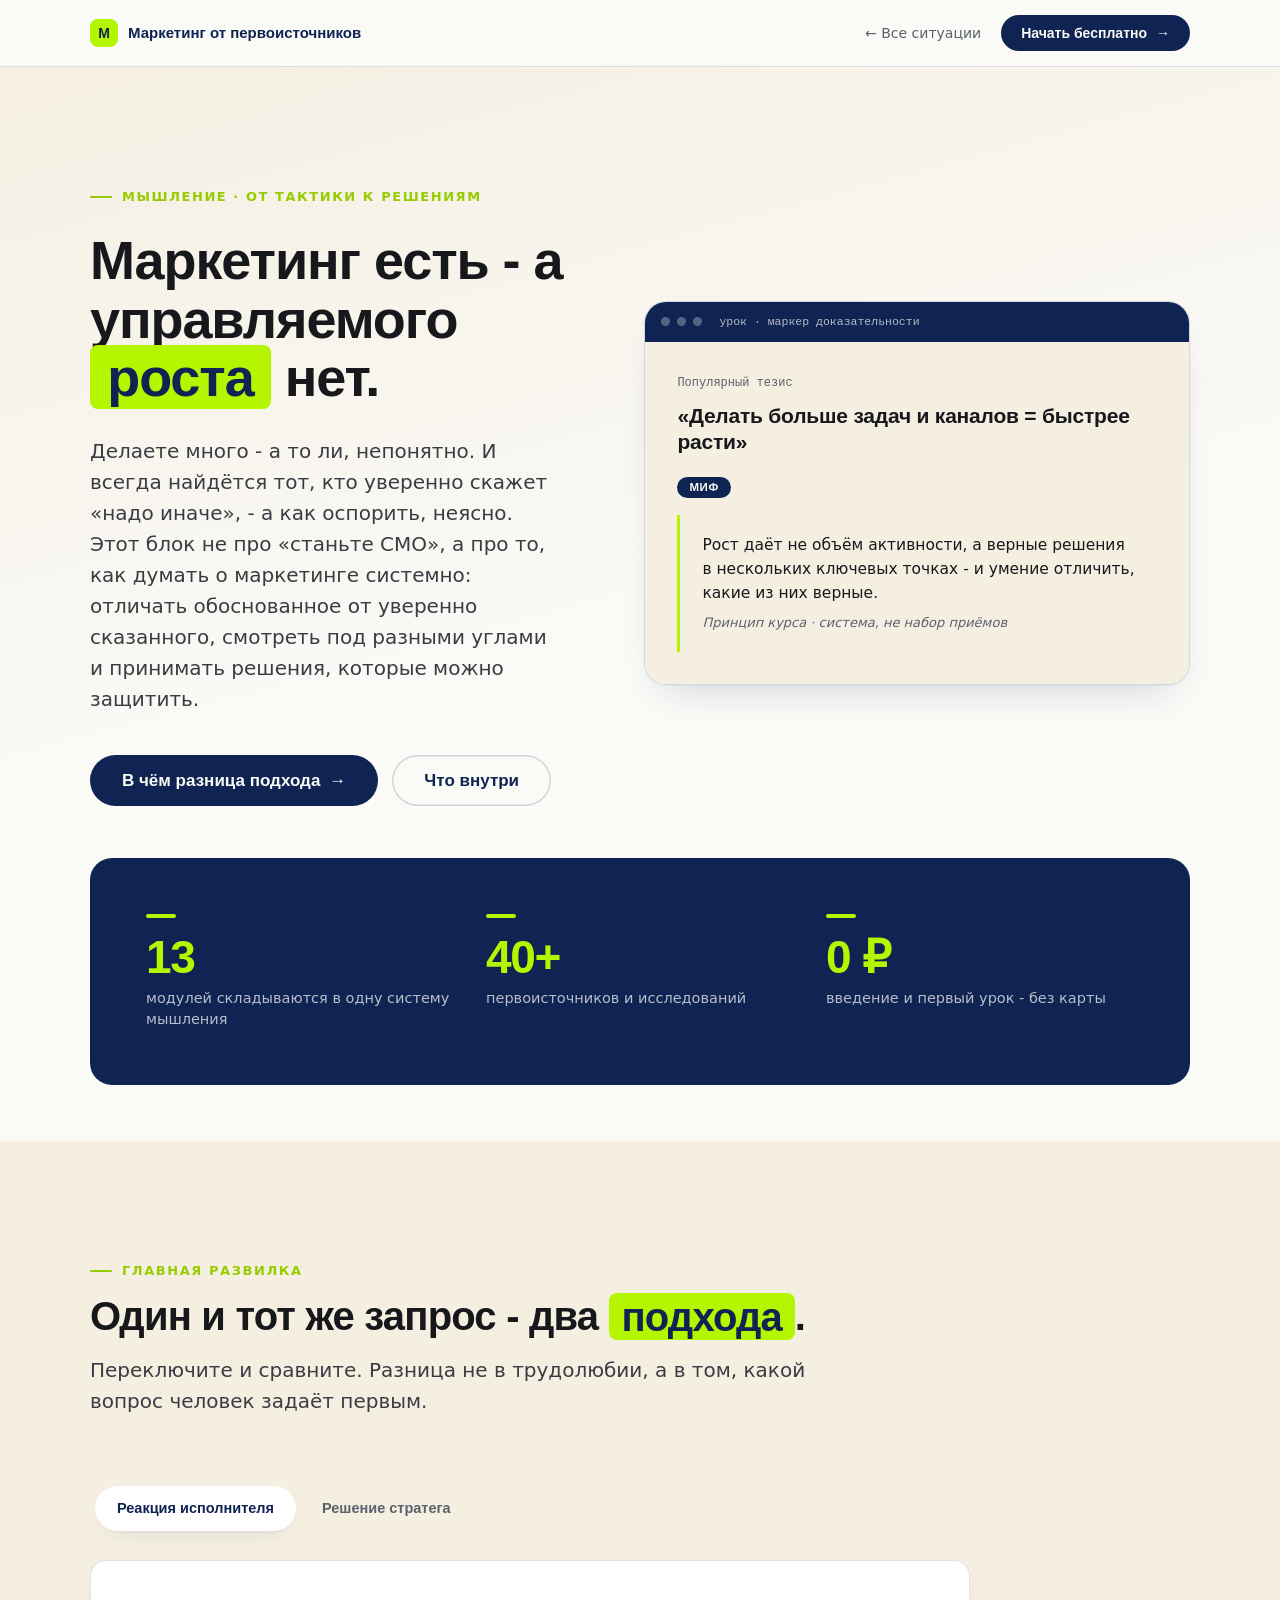
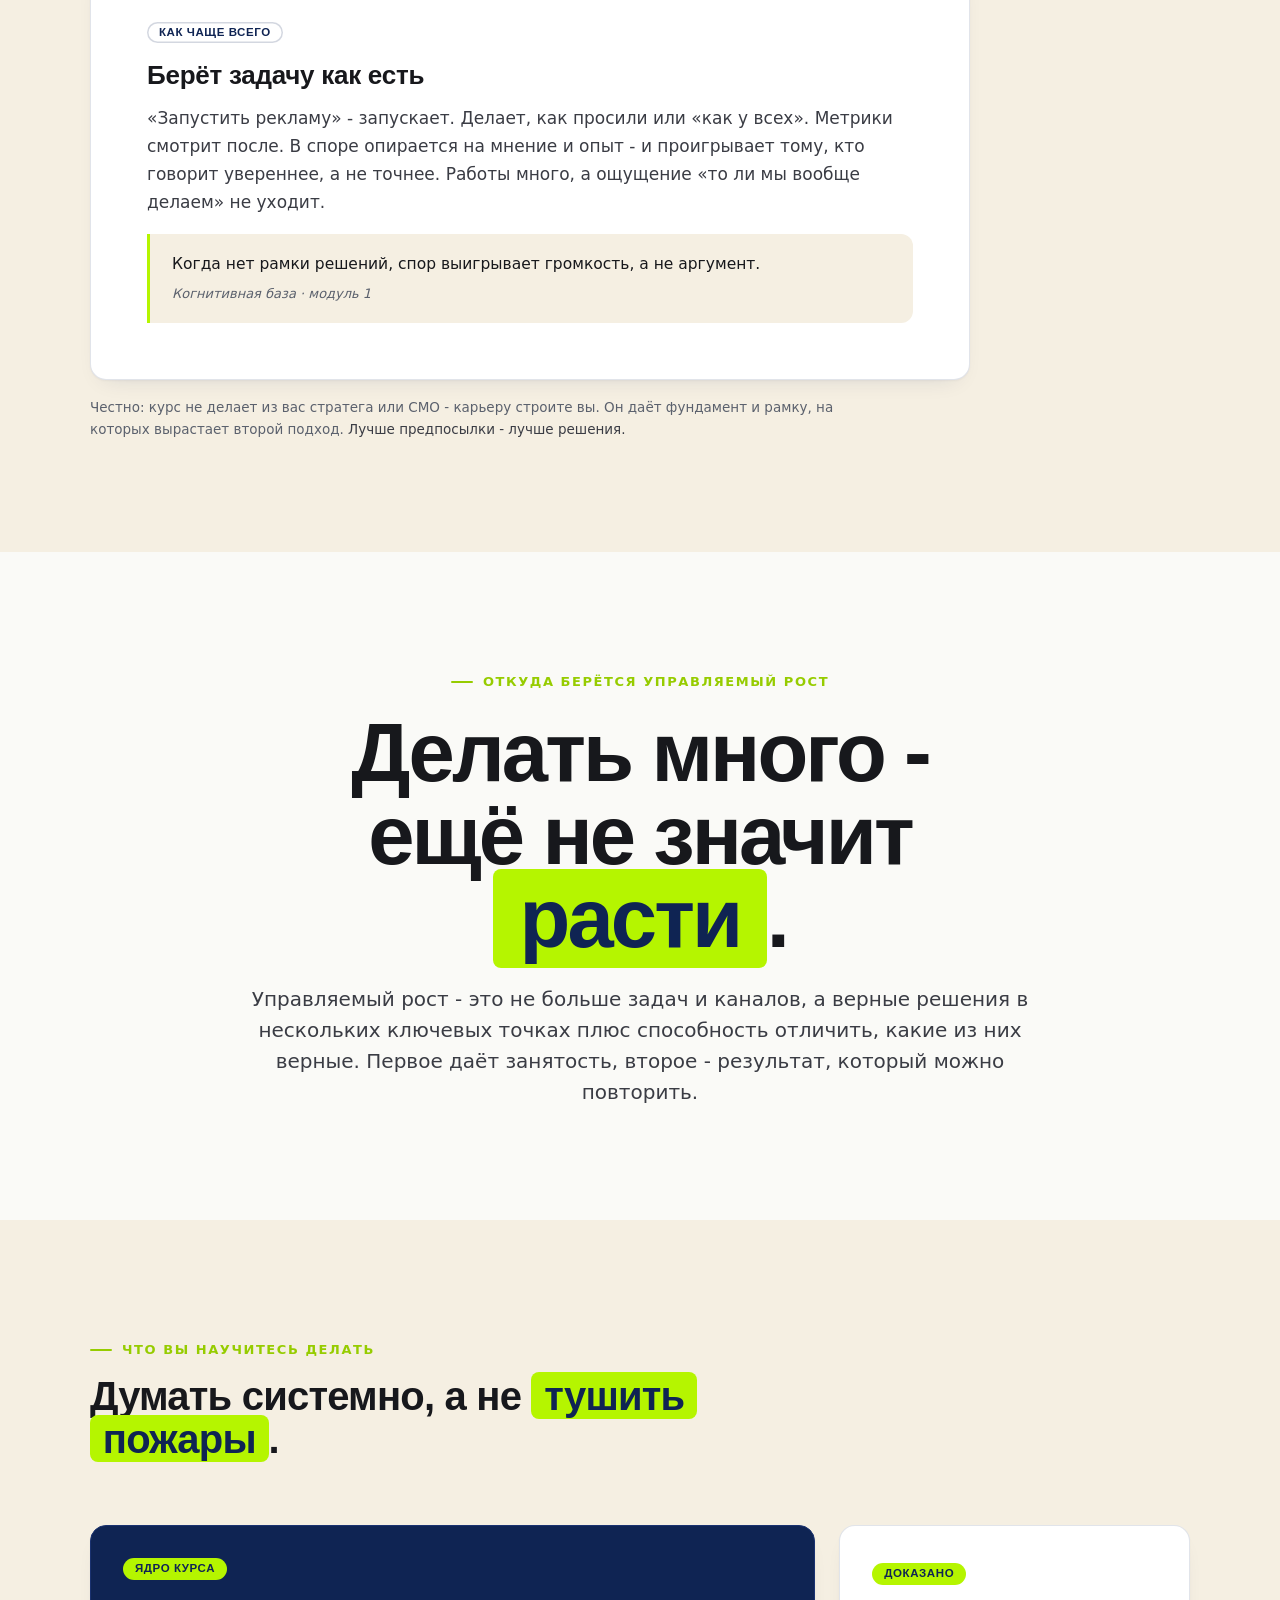
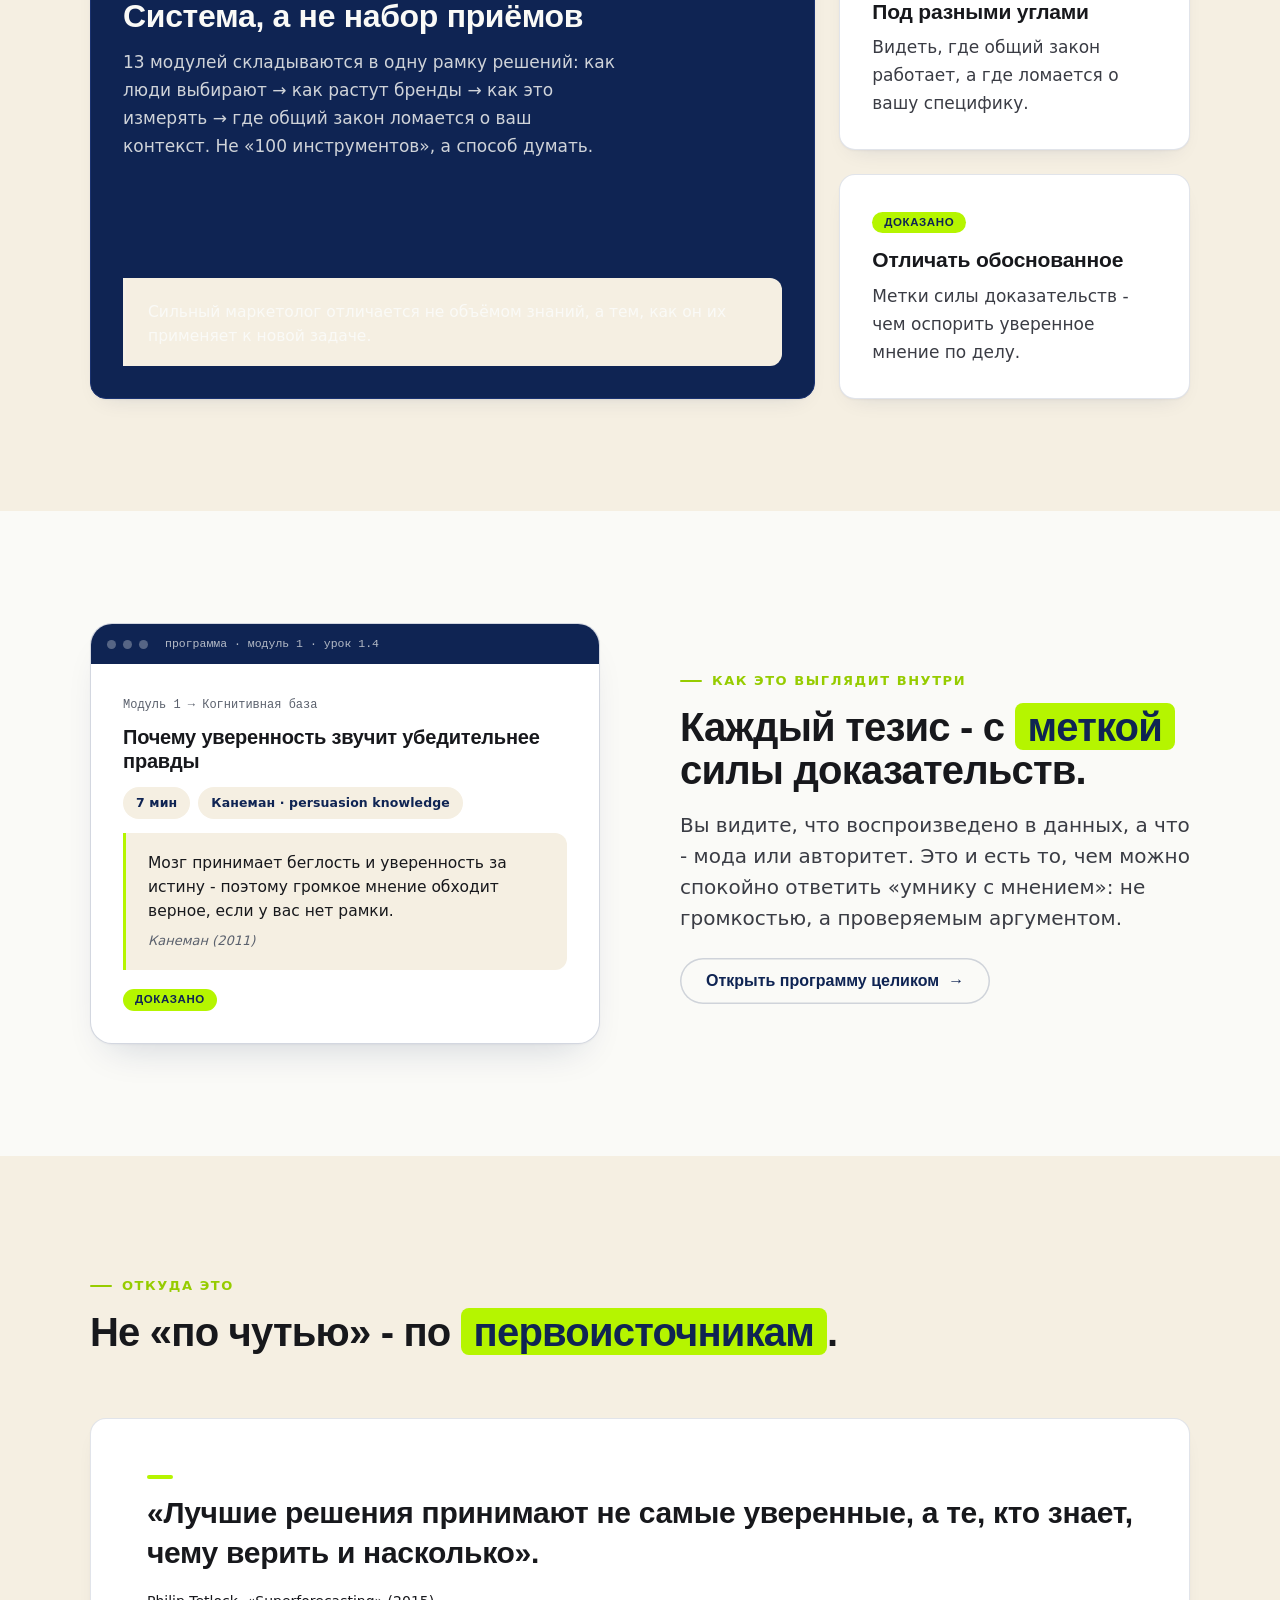
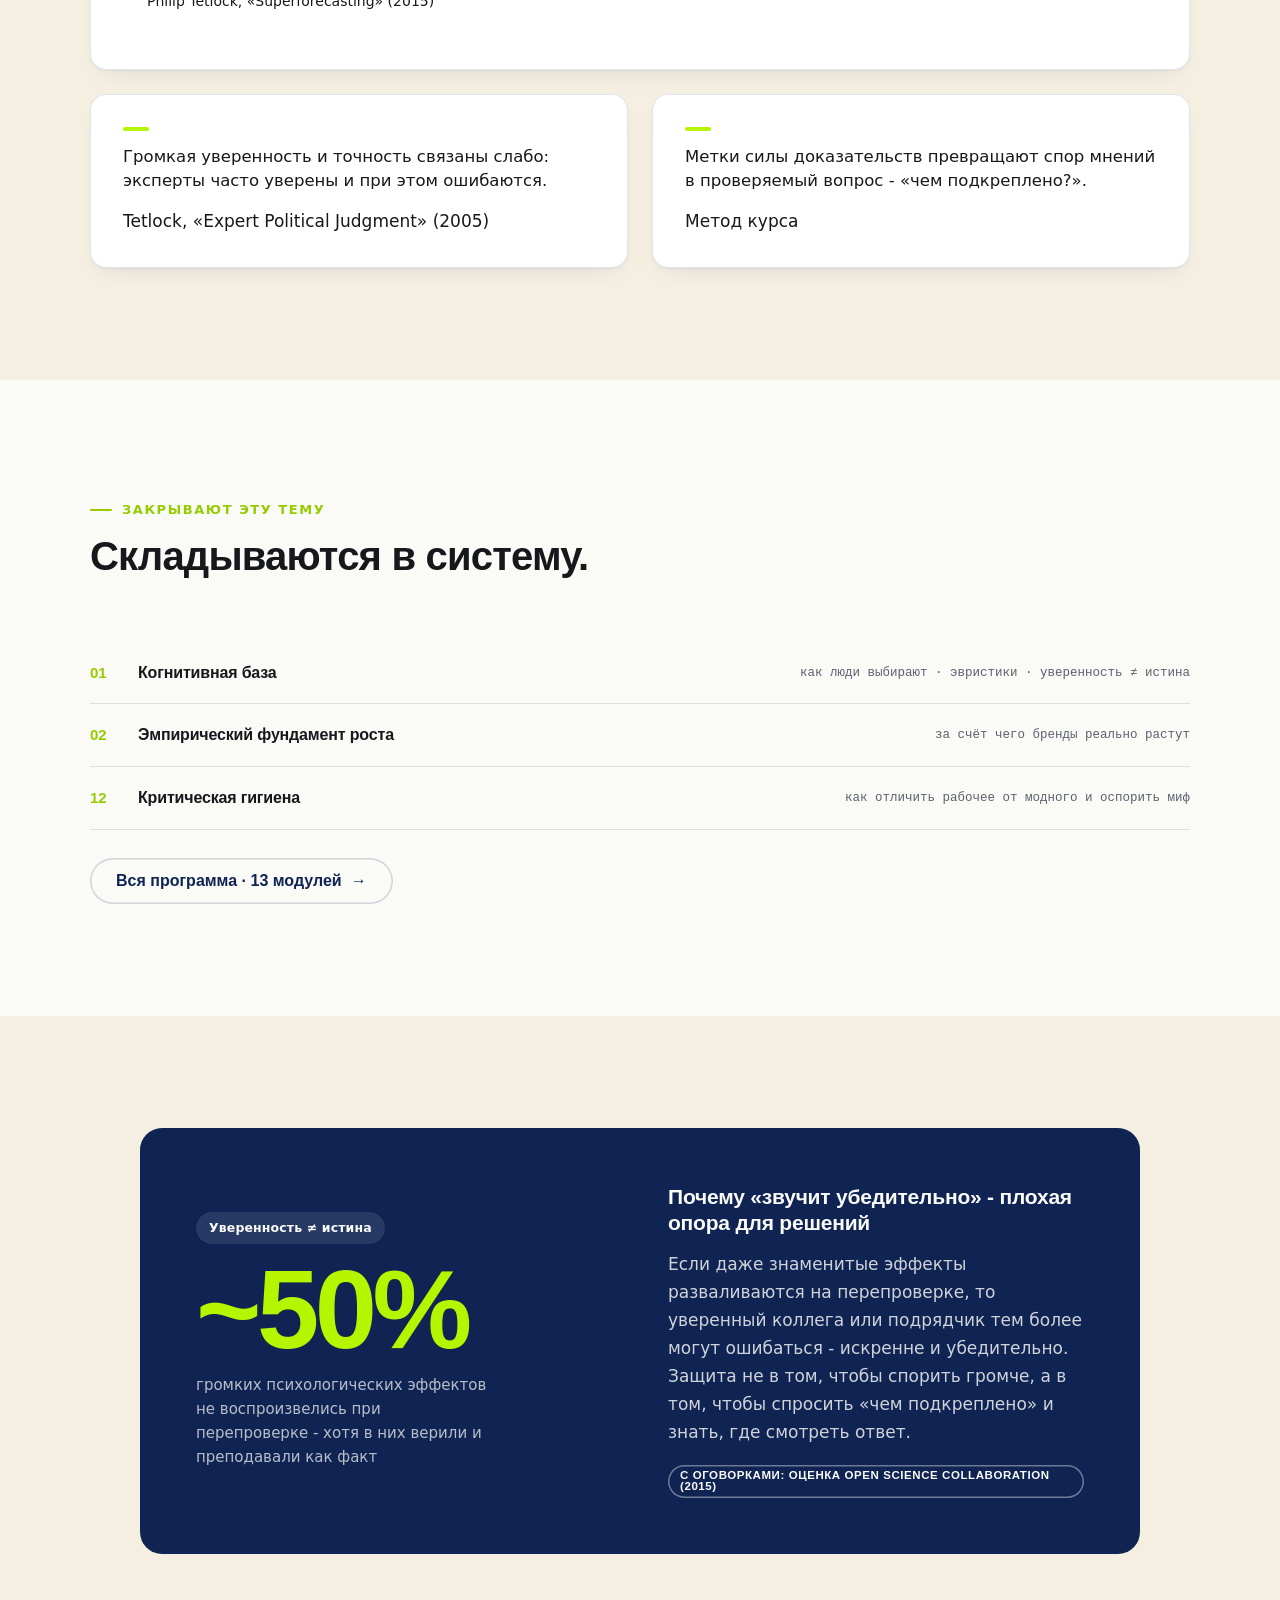
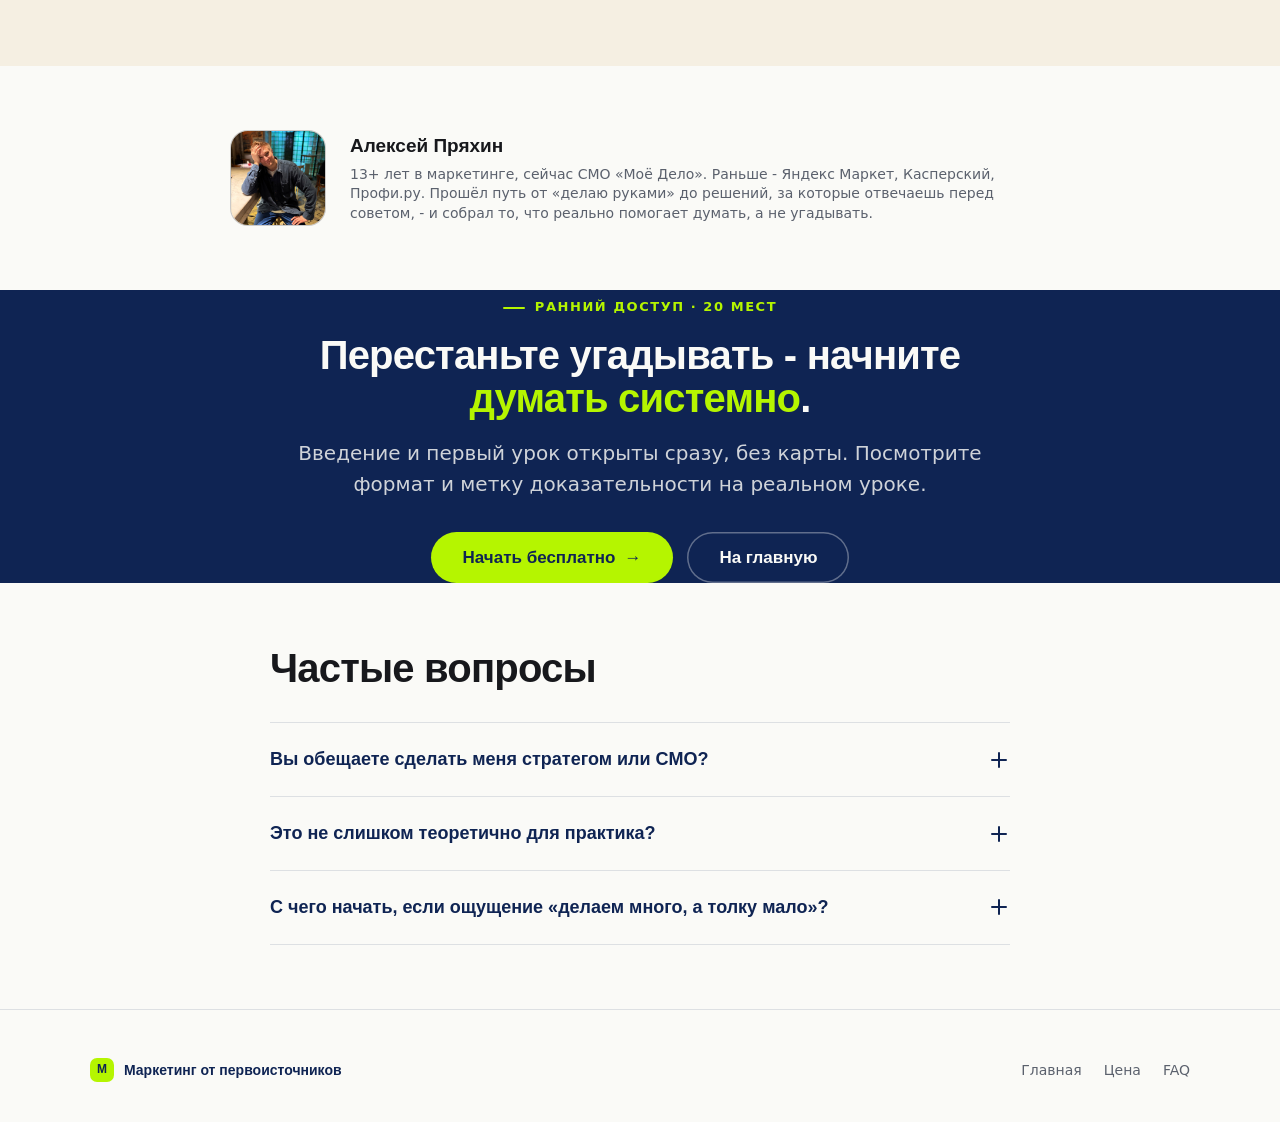
<file: myshlenie.html>
<!DOCTYPE html>
<html lang="ru">
<head>
<meta charset="UTF-8">
<meta name="viewport" content="width=device-width, initial-scale=1.0">
<meta name="robots" content="noindex, nofollow">
<title>От «делаем много» к управляемому росту - Маркетинг от первоисточников</title>
<meta name="description" content="Маркетинг есть, а управляемого роста нет? Научитесь думать о маркетинге системно: отличать обоснованное от уверенно сказанного, смотреть под разными углами и принимать решения, которые можно защитить.">
<link rel="icon" type="image/svg+xml" href="assets/favicon.svg">
<link rel="preconnect" href="https://api.fontshare.com" crossorigin>
<link rel="stylesheet" href="app.css">
<script>
(function(){try{var rm=window.matchMedia&&matchMedia('(prefers-reduced-motion: reduce)').matches;
if(!rm&&'IntersectionObserver' in window)document.documentElement.classList.add('has-reveal');}catch(e){}})();
</script>
</head>
<body>

<!-- NAV -->
<nav class="nav">
  <div class="container">
    <a class="brand" href="index.html"><span class="mark">М</span> Маркетинг от первоисточников</a>
    <span class="spacer"></span>
    <a class="back" href="index.html#cep">← Все ситуации</a>
    <a class="btn btn-primary btn-sm" href="index.html#price" style="padding:11px 20px;font-size:14px">Начать бесплатно <span class="arr">→</span></a>
  </div>
</nav>

<!-- HERO -->
<header style="background:linear-gradient(165deg,var(--cream),var(--offwhite) 62%);padding:var(--section-y) 0 130px">
  <div class="container">
    <div class="hero-asym">
      <div class="reveal">
        <span class="eyebrow">Мышление · от тактики к решениям</span>
        <h1 style="margin-top:24px;line-height:1.08">Маркетинг есть - а управляемого <span class="hl">роста</span> нет.</h1>
        <p class="lead measure" style="margin-top:30px">Делаете много - а то ли, непонятно. И всегда найдётся тот, кто уверенно скажет «надо иначе», - а как оспорить, неясно. Этот блок не про «станьте CMO», а про то, как думать о маркетинге системно: отличать обоснованное от уверенно сказанного, смотреть под разными углами и принимать решения, которые можно защитить.</p>
        <div style="display:flex;gap:14px;margin-top:40px;flex-wrap:wrap">
          <a class="btn btn-primary btn-lg" href="#compare">В чём разница подхода <span class="arr">→</span></a>
          <a class="btn btn-ghost btn-lg" href="#method">Что внутри</a>
        </div>
      </div>
      <div class="reveal" style="--rd:90ms">
        <div class="screen">
          <div class="bar"><i></i><i></i><i></i><span class="path">урок · маркер доказательности</span></div>
          <div class="body" style="background:var(--cream)">
            <div style="font-size:12px;color:var(--ash);font-family:ui-monospace,monospace;margin-bottom:10px">Популярный тезис</div>
            <div style="font-family:var(--display);font-weight:600;font-size:21px;line-height:1.25;color:var(--ink);letter-spacing:-.01em">«Делать больше задач и каналов = быстрее расти»</div>
            <div style="margin:16px 0"><span class="mk mk-myth">Миф</span></div>
            <div class="source"><div class="q">Рост даёт не объём активности, а верные решения в нескольких ключевых точках - и умение отличить, какие из них верные.</div><div class="cite">Принцип курса · система, не набор приёмов</div></div>
          </div>
        </div>
      </div>
    </div>
  </div>
</header>

<!-- STAT-BAND -->
<div class="container" style="margin-top:-78px;margin-bottom:var(--s8);position:relative;z-index:3">
  <div class="panel panel-navy reveal">
    <div class="stats">
      <div class="stat"><div class="n">13</div><div class="l">модулей складываются в одну систему мышления</div></div>
      <div class="stat"><div class="n">40+</div><div class="l">первоисточников и исследований</div></div>
      <div class="stat"><div class="n">0 ₽</div><div class="l">введение и первый урок - без карты</div></div>
    </div>
  </div>
</div>

<!-- ИНТЕРАКТИВ: ИСПОЛНИТЕЛЬ VS СТРАТЕГ -->
<section class="section bg-cream" id="compare">
  <div class="container">
    <div class="section-head reveal">
      <span class="eyebrow">Главная развилка</span>
      <h2 style="margin-top:14px">Один и тот же запрос - два <span class="hl">подхода</span>.</h2>
      <p class="lead">Переключите и сравните. Разница не в трудолюбии, а в том, какой вопрос человек задаёт первым.</p>
    </div>
    <div class="reveal" style="max-width:880px">
      <div class="tab-bar" id="cmp" style="margin-bottom:var(--s5)">
        <button class="tab-btn active" data-c="c1">Реакция исполнителя</button>
        <button class="tab-btn" data-c="c2">Решение стратега</button>
      </div>
      <div class="card" id="c1" style="padding:var(--s8)">
        <span class="mk mk-debated" style="margin-bottom:16px">Как чаще всего</span>
        <h3 style="font-size:26px">Берёт задачу как есть</h3>
        <p style="margin-top:12px">«Запустить рекламу» - запускает. Делает, как просили или «как у всех». Метрики смотрит после. В споре опирается на мнение и опыт - и проигрывает тому, кто говорит увереннее, а не точнее. Работы много, а ощущение «то ли мы вообще делаем» не уходит.</p>
        <div class="source" style="margin-top:18px"><div class="q">Когда нет рамки решений, спор выигрывает громкость, а не аргумент.</div><div class="cite">Когнитивная база · модуль 1</div></div>
      </div>
      <div class="card" id="c2" style="padding:var(--s8);display:none">
        <span class="mk mk-proven" style="margin-bottom:16px">Доказательный подход</span>
        <h3 style="font-size:26px">Сначала спрашивает «зачем и чем измерим»</h3>
        <p style="margin-top:12px">Какую бизнес-задачу решаем? Что по этому поводу воспроизводится в данных, а что - мода? Под каким ещё углом это можно увидеть? И чем я докажу свою позицию, если рядом - уверенный оппонент. Решений меньше, но они верные и защищаемые.</p>
        <div class="source" style="margin-top:18px"><div class="q">Сильные решения отличает не уверенность, а калиброванное суждение - знание, чему верить и насколько.</div><div class="cite">Tetlock, «Superforecasting» (2015)</div></div>
      </div>
      <p style="font-size:13.5px;color:var(--ash);margin-top:16px;max-width:760px">Честно: курс не делает из вас стратега или CMO - карьеру строите вы. Он даёт фундамент и рамку, на которых вырастает второй подход. <span style="color:var(--ink-soft)">Лучше предпосылки - лучше решения.</span></p>
    </div>
  </div>
</section>

<!-- ГИГАНТ -->
<section class="section">
  <div class="container" style="text-align:center">
    <span class="eyebrow reveal" style="justify-content:center">Откуда берётся управляемый рост</span>
    <h2 class="reveal" style="font-size:clamp(36px,6.5vw,84px);line-height:1;letter-spacing:-.035em;margin:18px auto 0;max-width:16ch">Делать много - ещё не значит <span class="hl">расти</span>.</h2>
    <p class="lead reveal" style="margin:24px auto 0;max-width:62ch">Управляемый рост - это не больше задач и каналов, а верные решения в нескольких ключевых точках плюс способность отличить, какие из них верные. Первое даёт занятость, второе - результат, который можно повторить.</p>
  </div>
</section>

<!-- ЧТО ДАЁТ МЕТОД (bento) -->
<section class="section bg-cream" id="method">
  <div class="container">
    <div class="section-head reveal"><span class="eyebrow">Что вы научитесь делать</span><h2 style="margin-top:14px">Думать системно, а не <span class="hl">тушить пожары</span>.</h2></div>
    <div class="bento">
      <div class="card wide tall reveal" style="background:var(--navy);border-color:var(--navy-mid);display:flex;flex-direction:column"><span class="mk mk-proven" style="margin-bottom:16px;align-self:flex-start">Ядро курса</span><h3 style="color:var(--offwhite);font-size:clamp(24px,3vw,32px)">Система, а не набор приёмов</h3><p style="margin-top:12px;color:rgba(250,250,247,.82);max-width:46ch">13 модулей складываются в одну рамку решений: как люди выбирают → как растут бренды → как это измерять → где общий закон ломается о ваш контекст. Не «100 инструментов», а способ думать.</p><div class="source" style="margin-top:auto;padding-top:22px;border-color:rgba(250,250,247,.18)"><div class="q" style="color:var(--offwhite)">Сильный маркетолог отличается не объёмом знаний, а тем, как он их применяет к новой задаче.</div></div></div>
      <div class="card reveal"><span class="mk mk-proven" style="margin-bottom:14px">Доказано</span><h3>Под разными углами</h3><p style="margin-top:8px">Видеть, где общий закон работает, а где ломается о вашу специфику.</p></div>
      <div class="card reveal" style="--rd:70ms"><span class="mk mk-proven" style="margin-bottom:14px">Доказано</span><h3>Отличать обоснованное</h3><p style="margin-top:8px">Метки силы доказательств - чем оспорить уверенное мнение по делу.</p></div>
    </div>
  </div>
</section>

<!-- КАК В КУРСЕ -->
<section class="section">
  <div class="container">
    <div class="split">
      <div class="reveal" style="--rd:90ms">
        <div class="screen">
          <div class="bar"><i></i><i></i><i></i><span class="path">программа · модуль 1 · урок 1.4</span></div>
          <div class="body">
            <div style="font-size:12px;color:var(--ash);font-family:ui-monospace,monospace;margin-bottom:10px">Модуль 1 → Когнитивная база</div>
            <div style="font-family:var(--display);font-weight:600;font-size:20px;line-height:1.2;color:var(--ink);letter-spacing:-.01em">Почему уверенность звучит убедительнее правды</div>
            <div style="display:flex;gap:8px;margin:14px 0"><span class="pill">7 мин</span><span class="pill">Канеман · persuasion knowledge</span></div>
            <div class="source"><div class="q">Мозг принимает беглость и уверенность за истину - поэтому громкое мнение обходит верное, если у вас нет рамки.</div><div class="cite">Канеман (2011)</div></div>
            <div style="margin-top:14px"><span class="mk mk-proven">Доказано</span></div>
          </div>
        </div>
      </div>
      <div class="reveal">
        <span class="eyebrow">Как это выглядит внутри</span>
        <h2 style="margin-top:14px">Каждый тезис - с <span class="hl">меткой</span> силы доказательств.</h2>
        <p class="lead measure" style="margin-top:18px">Вы видите, что воспроизведено в данных, а что - мода или авторитет. Это и есть то, чем можно спокойно ответить «умнику с мнением»: не громкостью, а проверяемым аргументом.</p>
        <a class="btn btn-ghost" href="index.html#inside" style="margin-top:24px">Открыть программу целиком <span class="arr">→</span></a>
      </div>
    </div>
  </div>
</section>

<!-- ИСТОЧНИКИ -->
<section class="section bg-cream">
  <div class="container">
    <div class="section-head reveal"><span class="eyebrow">Откуда это</span><h2 style="margin-top:14px">Не «по чутью» - по <span class="hl">первоисточникам</span>.</h2></div>
    <div class="reveal" style="margin-bottom:var(--s5)">
      <div class="card tick" style="padding:var(--s8)"><div style="font-family:var(--display);font-weight:600;font-size:clamp(22px,2.6vw,30px);line-height:1.32;color:var(--ink);letter-spacing:-.01em">«Лучшие решения принимают не самые уверенные, а те, кто знает, чему верить и насколько».</div><div class="cite" style="margin-top:18px;font-size:14px">Philip Tetlock, «Superforecasting» (2015)</div></div>
    </div>
    <div class="grid grid-2">
      <div class="card tick reveal"><div style="font-size:16.5px;line-height:1.5;color:var(--ink)">Громкая уверенность и точность связаны слабо: эксперты часто уверены и при этом ошибаются.</div><div class="cite" style="margin-top:14px">Tetlock, «Expert Political Judgment» (2005)</div></div>
      <div class="card tick reveal" style="--rd:70ms"><div style="font-size:16.5px;line-height:1.5;color:var(--ink)">Метки силы доказательств превращают спор мнений в проверяемый вопрос - «чем подкреплено?».</div><div class="cite" style="margin-top:14px">Метод курса</div></div>
    </div>
  </div>
</section>

<!-- МОДУЛИ -->
<section class="section">
  <div class="container">
    <div class="section-head reveal"><span class="eyebrow">Закрывают эту тему</span><h2 style="margin-top:14px">Складываются в систему.</h2></div>
    <div class="reveal">
      <div class="mod"><span class="mn">01</span><span class="mt">Когнитивная база</span><span class="mm">как люди выбирают · эвристики · уверенность ≠ истина</span></div>
      <div class="mod"><span class="mn">02</span><span class="mt">Эмпирический фундамент роста</span><span class="mm">за счёт чего бренды реально растут</span></div>
      <div class="mod"><span class="mn">12</span><span class="mt">Критическая гигиена</span><span class="mm">как отличить рабочее от модного и оспорить миф</span></div>
    </div>
    <a class="btn btn-ghost" href="index.html#inside" style="margin-top:28px">Вся программа · 13 модулей <span class="arr">→</span></a>
  </div>
</section>

<!-- МИНИ-КЕЙС (giant) -->
<section class="section bg-cream">
  <div class="container">
    <div class="panel panel-navy reveal" style="max-width:1000px;margin:0 auto">
      <div class="split" style="align-items:center;gap:var(--s8)">
        <div>
          <span class="pill" style="margin-bottom:18px">Уверенность ≠ истина</span>
          <div style="font-family:var(--display);font-weight:700;font-size:clamp(64px,10vw,112px);color:var(--lime);line-height:.85;letter-spacing:-.04em">~50%</div>
          <div style="color:rgba(250,250,247,.72);margin-top:16px;max-width:300px;font-size:15px">громких психологических эффектов не воспроизвелись при перепроверке - хотя в них верили и преподавали как факт</div>
        </div>
        <div>
          <h3 style="color:var(--offwhite)">Почему «звучит убедительно» - плохая опора для решений</h3>
          <p style="color:rgba(250,250,247,.82);margin-top:14px">Если даже знаменитые эффекты разваливаются на перепроверке, то уверенный коллега или подрядчик тем более могут ошибаться - искренне и убедительно. Защита не в том, чтобы спорить громче, а в том, чтобы спросить «чем подкреплено» и знать, где смотреть ответ.</p>
          <span class="mk mk-debated" style="margin-top:18px;display:inline-flex">С оговорками: оценка Open Science Collaboration (2015)</span>
        </div>
      </div>
    </div>
  </div>
</section>

<!-- АВТОР -->
<section class="section-tight">
  <div class="container">
    <div class="author reveal" style="max-width:820px;margin:0 auto">
      <img class="ph" src="assets/photo-alexey.jpeg" alt="Алексей Пряхин" width="96" height="96">
      <div>
        <div class="nm">Алексей Пряхин</div>
        <div class="ro">13+ лет в маркетинге, сейчас CMO «Моё Дело». Раньше - Яндекс Маркет, Касперский, Профи.ру. Прошёл путь от «делаю руками» до решений, за которые отвечаешь перед советом, - и собрал то, что реально помогает думать, а не угадывать.</div>
      </div>
    </div>
  </div>
</section>

<!-- CTA -->
<section class="section-dark" style="text-align:center">
  <div class="container">
    <div class="reveal" style="max-width:720px;margin:0 auto">
      <span class="eyebrow" style="justify-content:center">Ранний доступ · 20 мест</span>
      <h2 style="margin-top:16px">Перестаньте угадывать - начните <span class="hl">думать&nbsp;системно</span>.</h2>
      <p class="lead" style="margin-top:18px">Введение и первый урок открыты сразу, без карты. Посмотрите формат и метку доказательности на реальном уроке.</p>
      <div style="display:flex;gap:14px;justify-content:center;margin-top:32px;flex-wrap:wrap">
        <a class="btn btn-lime btn-lg" href="index.html#price">Начать бесплатно <span class="arr">→</span></a>
        <a class="btn btn-ghost btn-lg" href="index.html">На главную</a>
      </div>
    </div>
  </div>
</section>

<!-- FAQ -->
<section class="section-tight">
  <div class="container" style="max-width:820px">
    <div class="section-head reveal" style="margin-bottom:var(--s6)"><h2>Частые вопросы</h2></div>
    <div class="acc reveal">
      <details><summary>Вы обещаете сделать меня стратегом или CMO?<span class="ic"></span></summary><div class="a">Нет, и обещать это было бы нечестно. Карьеру строите вы. Курс даёт фундамент и рамку, чтобы ваши решения были обоснованными, а не угаданными, - это и отличает того, кто понимает, от того, кто исполняет. Лучше предпосылки - лучше решения.</div></details>
      <details><summary>Это не слишком теоретично для практика?<span class="ic"></span></summary><div class="a">Каждая идея заканчивается переносом в решение и рабочими инструментами (toolkit). Теория нужна ровно настолько, чтобы понимать, почему приём работает - и не повторять его там, где он ломается.</div></details>
      <details><summary>С чего начать, если ощущение «делаем много, а толку мало»?<span class="ic"></span></summary><div class="a">С вопроса «какое одно ограничение мешает росту прямо сейчас». Введение и первый урок открыты бесплатно - посмотрите, как метки силы доказательств помогают отделить главное от модного.</div></details>
    </div>
  </div>
</section>

<!-- FOOTER -->
<footer class="footer">
  <div class="container">
    <div class="grid">
      <a class="brand" href="index.html" style="display:flex;align-items:center;gap:10px;font-family:var(--display);font-weight:600;color:var(--navy)"><span style="width:24px;height:24px;background:var(--lime);border-radius:7px;display:flex;align-items:center;justify-content:center;font-size:12px">М</span> Маркетинг от первоисточников</a>
      <div style="display:flex;gap:22px;flex-wrap:wrap"><a href="index.html">Главная</a><a href="index.html#price">Цена</a><a href="index.html#faq">FAQ</a></div>
    </div>
  </div>
</footer>

<script>
/* Переключатель исполнитель/стратег */
(function(){
  var bar=document.getElementById('cmp'); if(!bar) return;
  bar.querySelectorAll('.tab-btn').forEach(function(b){
    b.addEventListener('click',function(){
      bar.querySelectorAll('.tab-btn').forEach(function(x){x.classList.remove('active')});
      b.classList.add('active');
      document.getElementById('c1').style.display = b.dataset.c==='c1'?'block':'none';
      document.getElementById('c2').style.display = b.dataset.c==='c2'?'block':'none';
    });
  });
})();
/* Reveal */
(function(){
  var root=document.documentElement;
  if(!root.classList.contains('has-reveal'))return;
  try{
    var els=[].slice.call(document.querySelectorAll('.reveal'));
    if(!els.length){root.classList.remove('has-reveal');return;}
    els.forEach(function(el){var p=el.parentElement;if(!p)return;var sibs=[].filter.call(p.children,function(c){return c.classList&&c.classList.contains('reveal')});var k=sibs.indexOf(el);if(k>0&&!el.style.getPropertyValue('--rd'))el.style.setProperty('--rd',Math.min(k,5)*70+'ms')});
    var io=new IntersectionObserver(function(en){en.forEach(function(e){if(e.isIntersecting){e.target.classList.add('in');io.unobserve(e.target)}})},{rootMargin:'0px 0px -8% 0px',threshold:.08});
    els.forEach(function(el){io.observe(el)});
  }catch(e){root.classList.remove('has-reveal')}
})();
</script>
  <script src="review.js" defer></script>
</body>
</html>
</file>
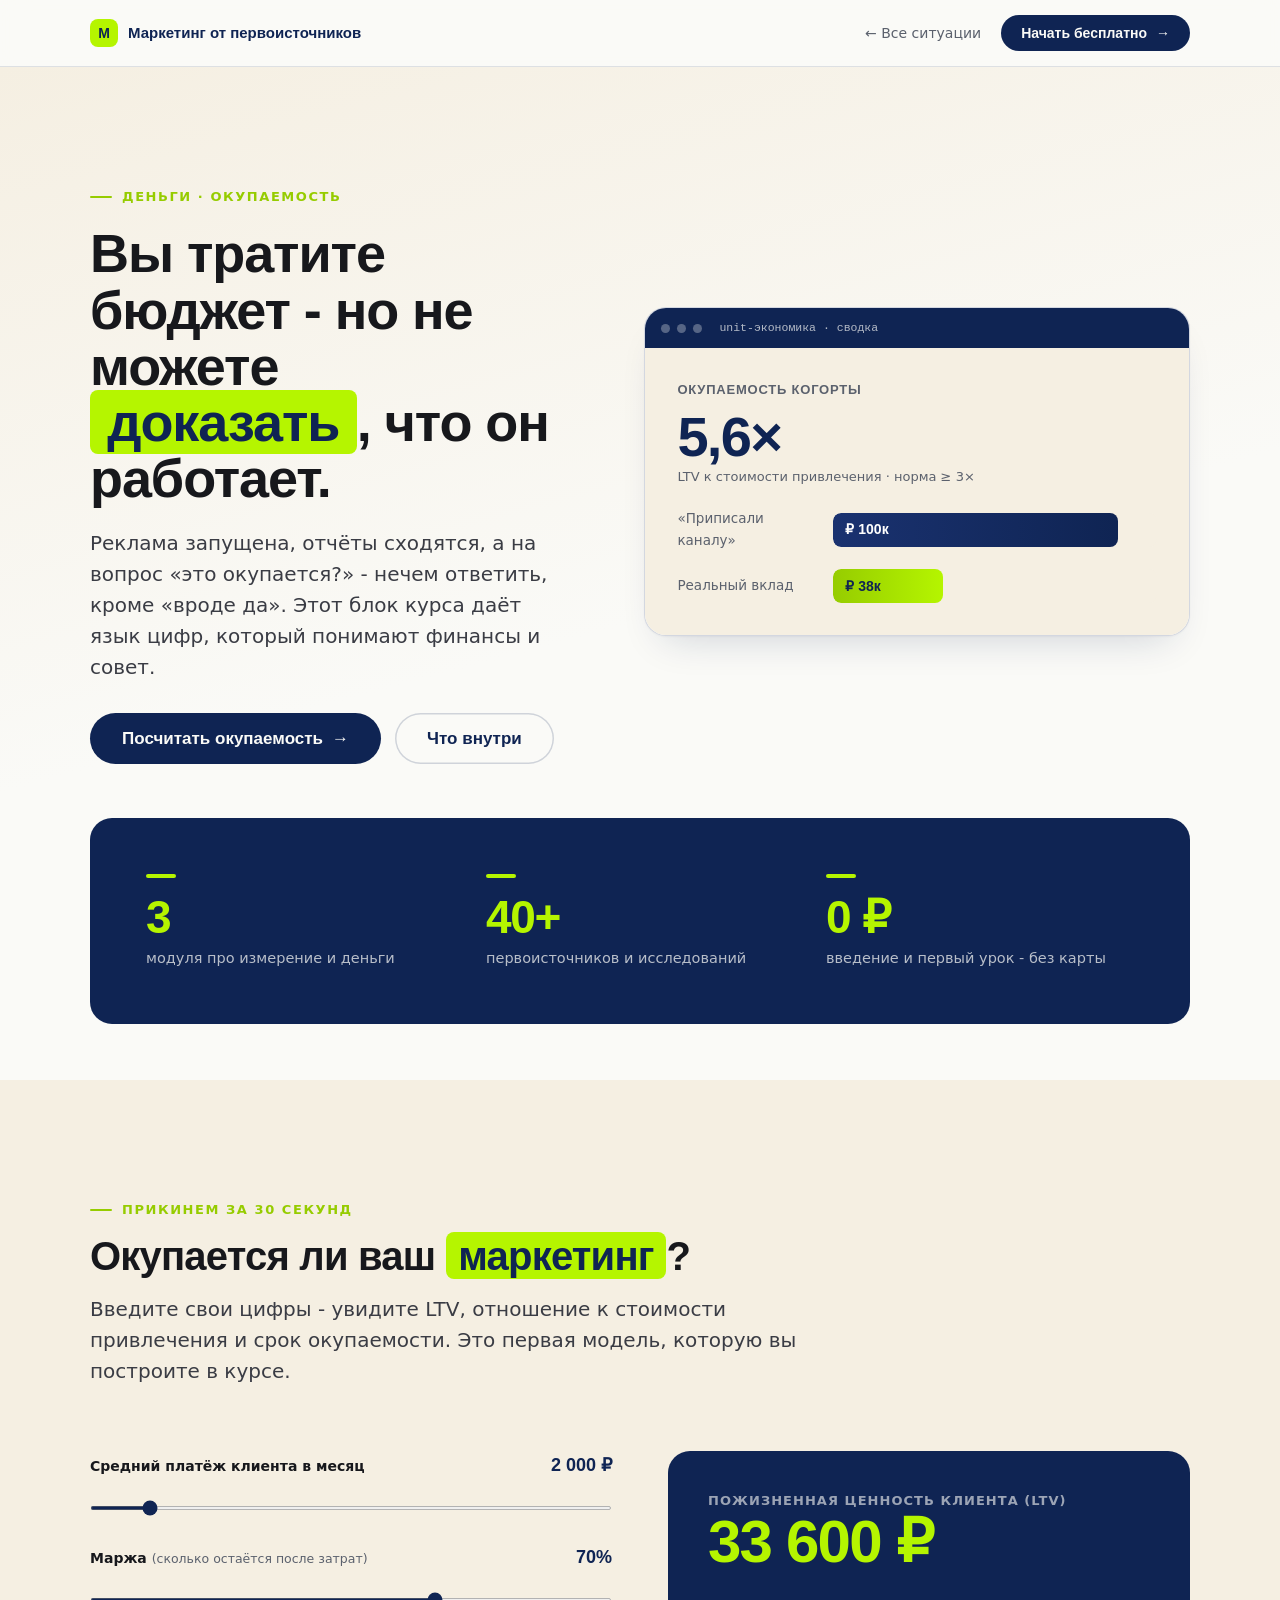
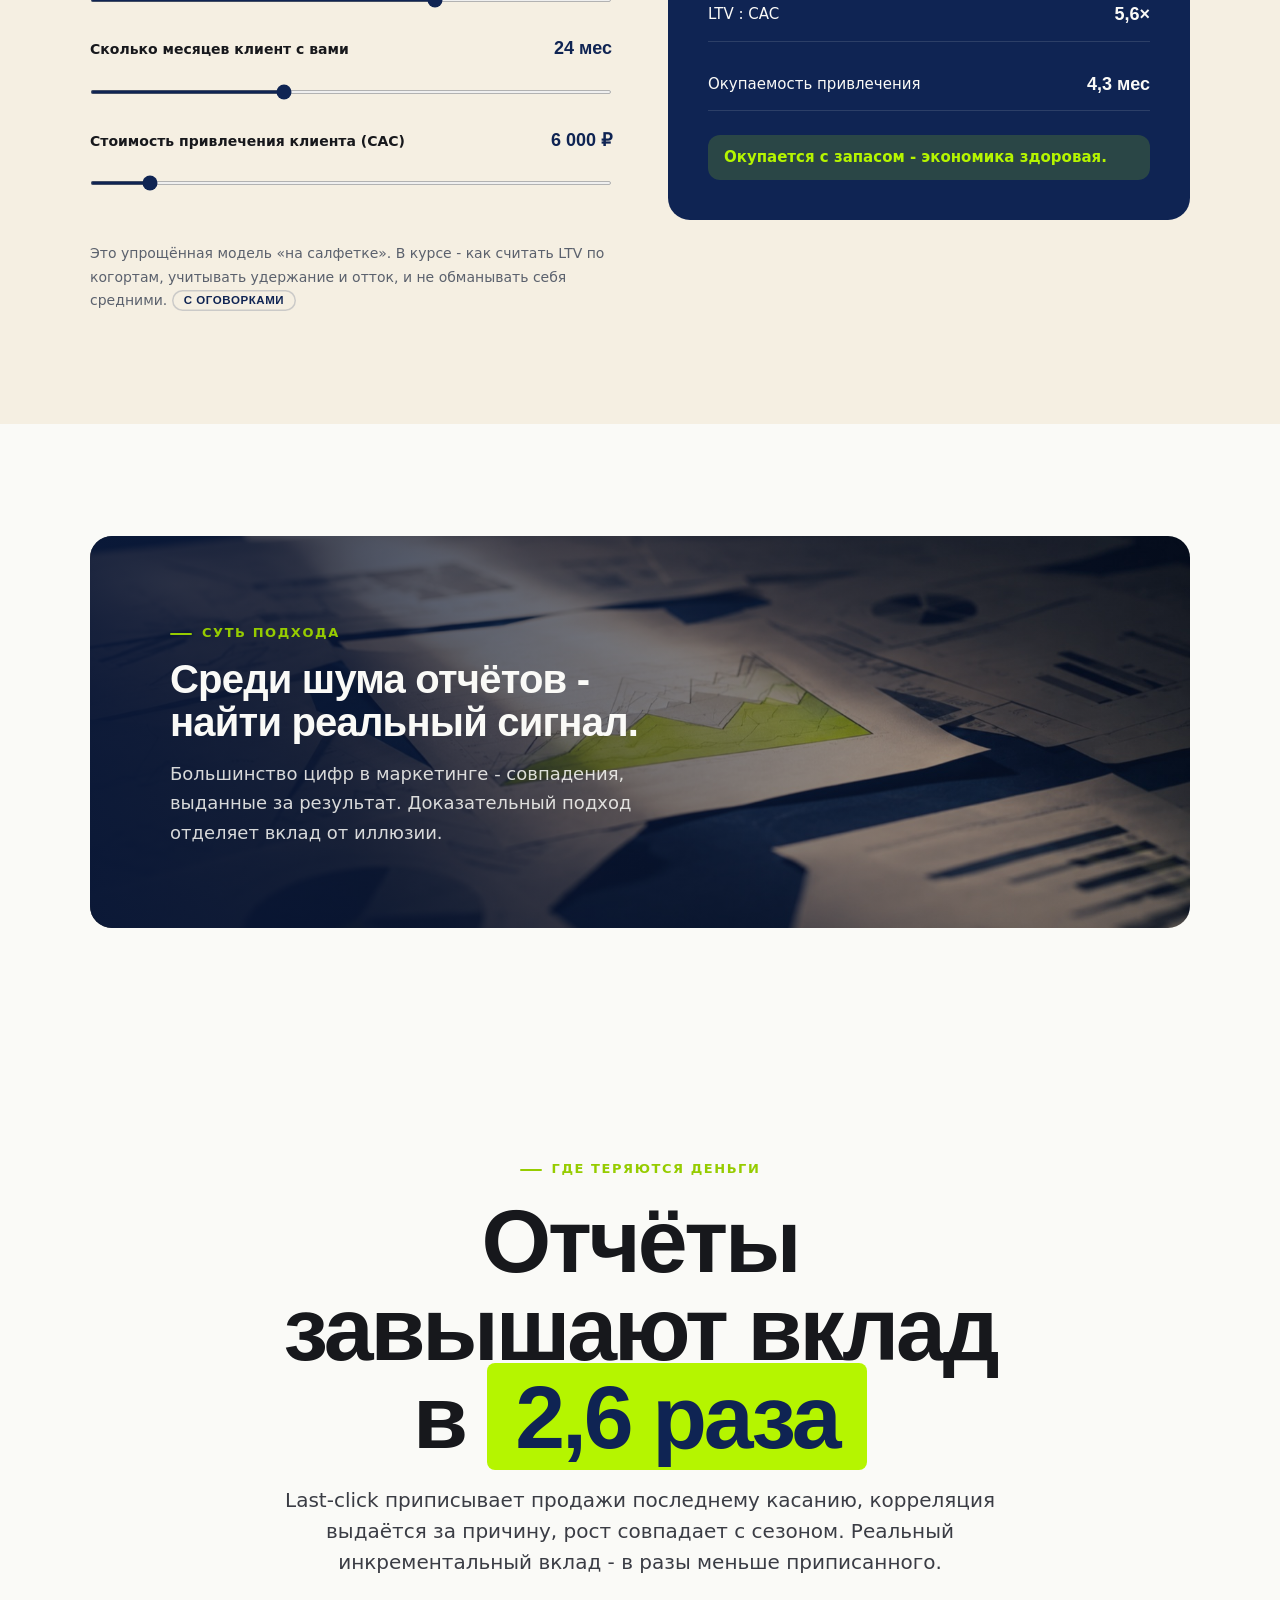
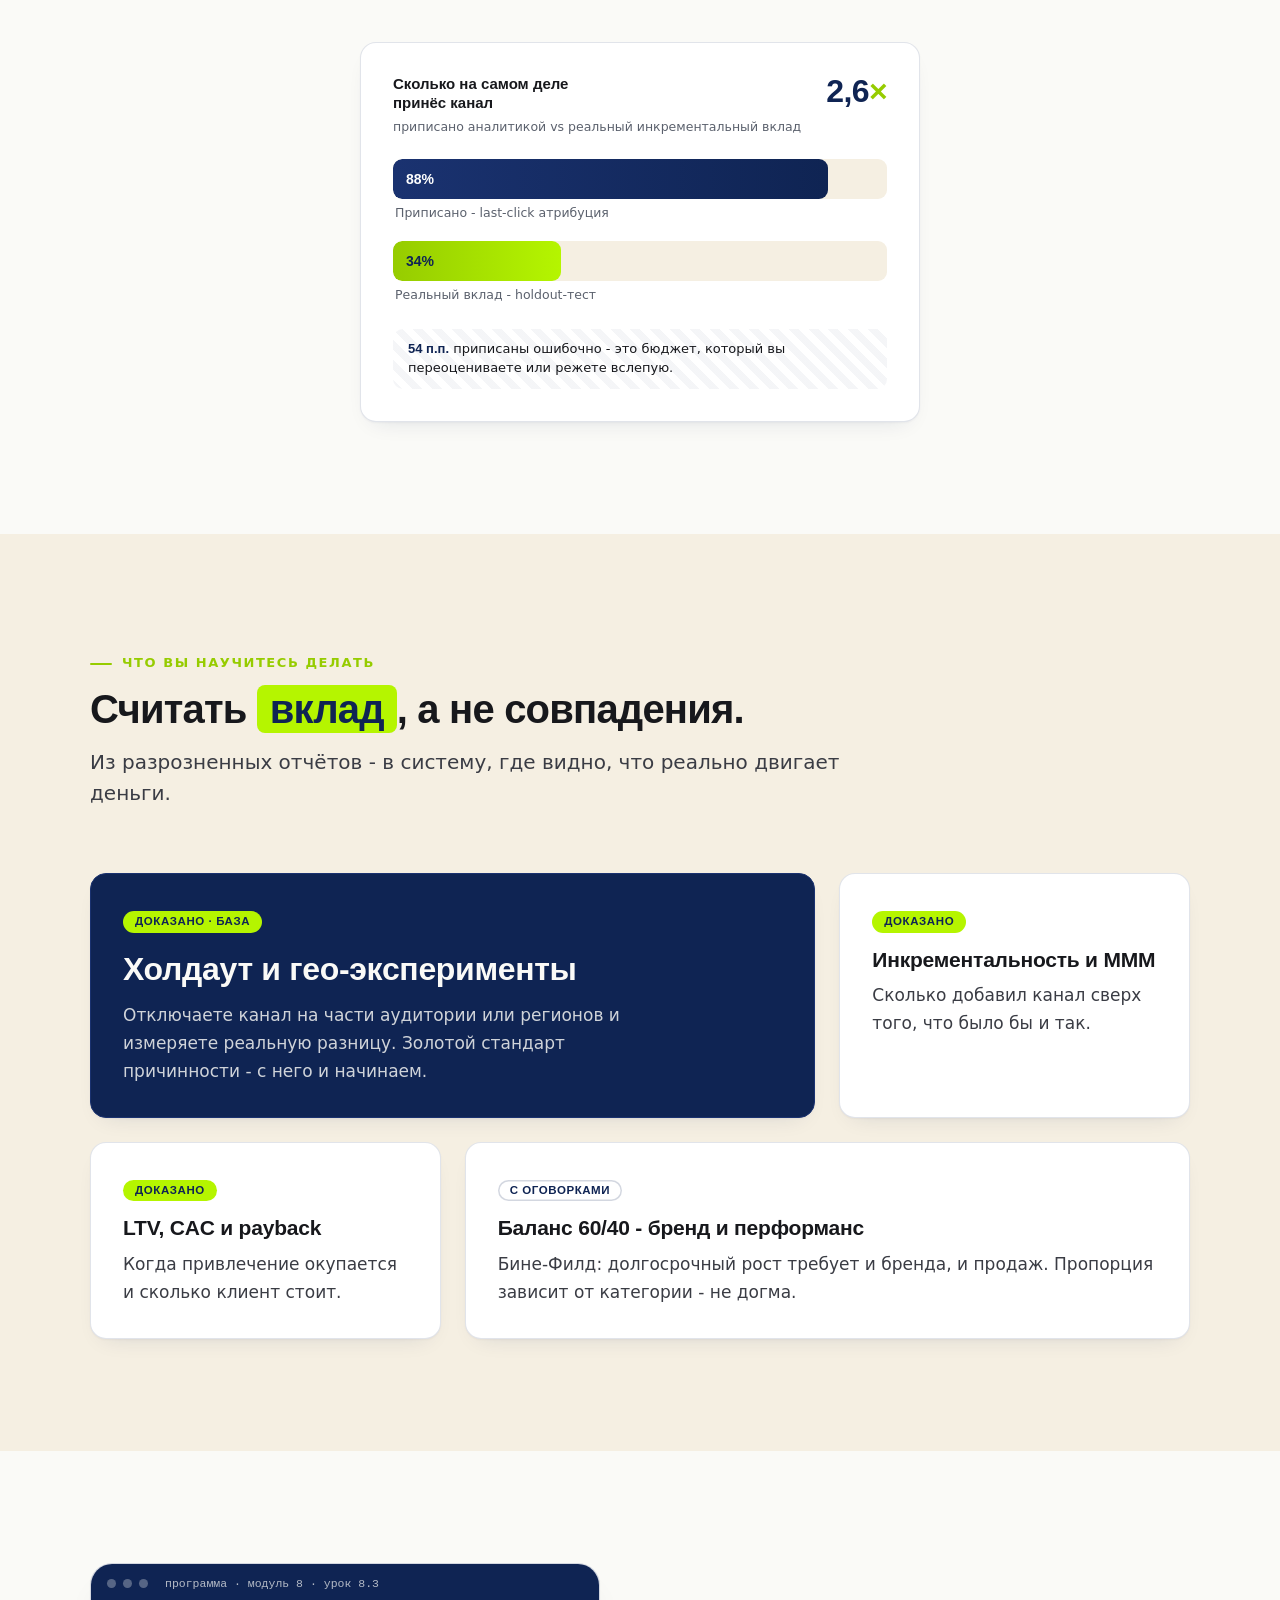
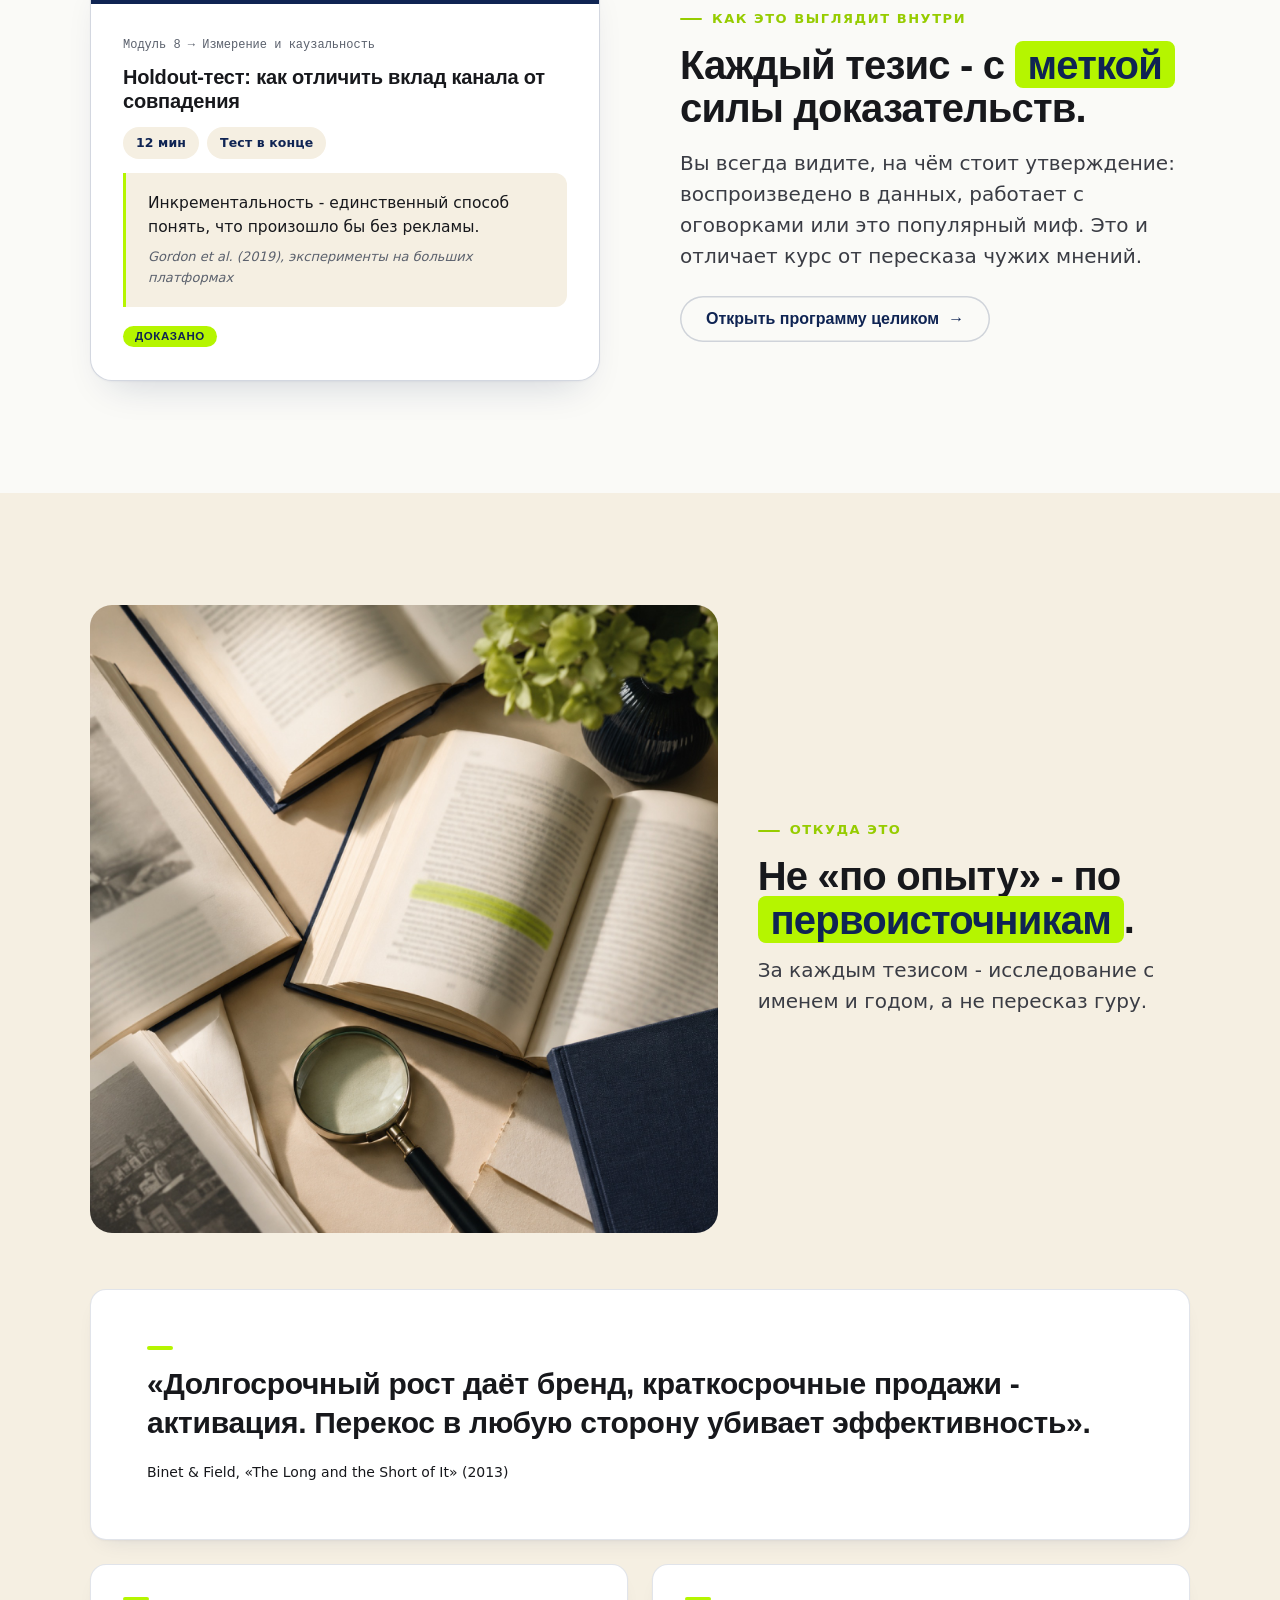
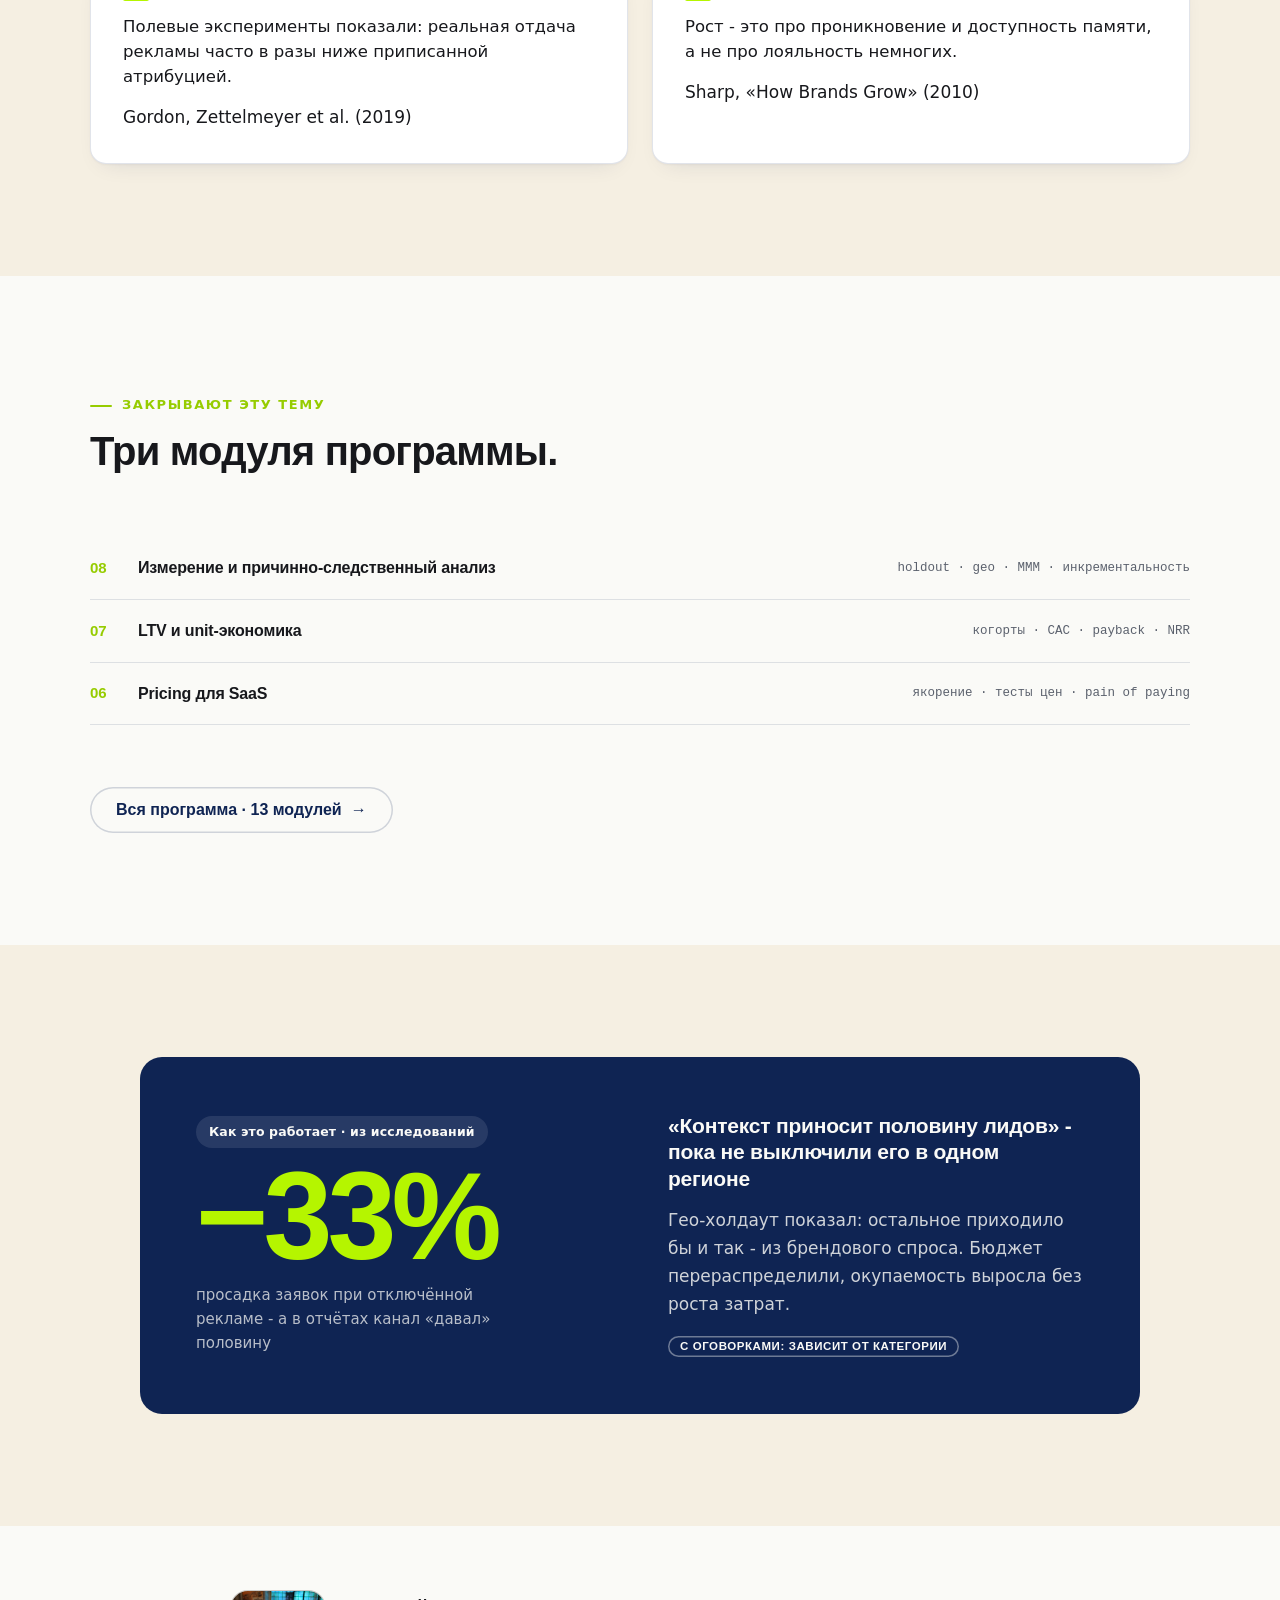
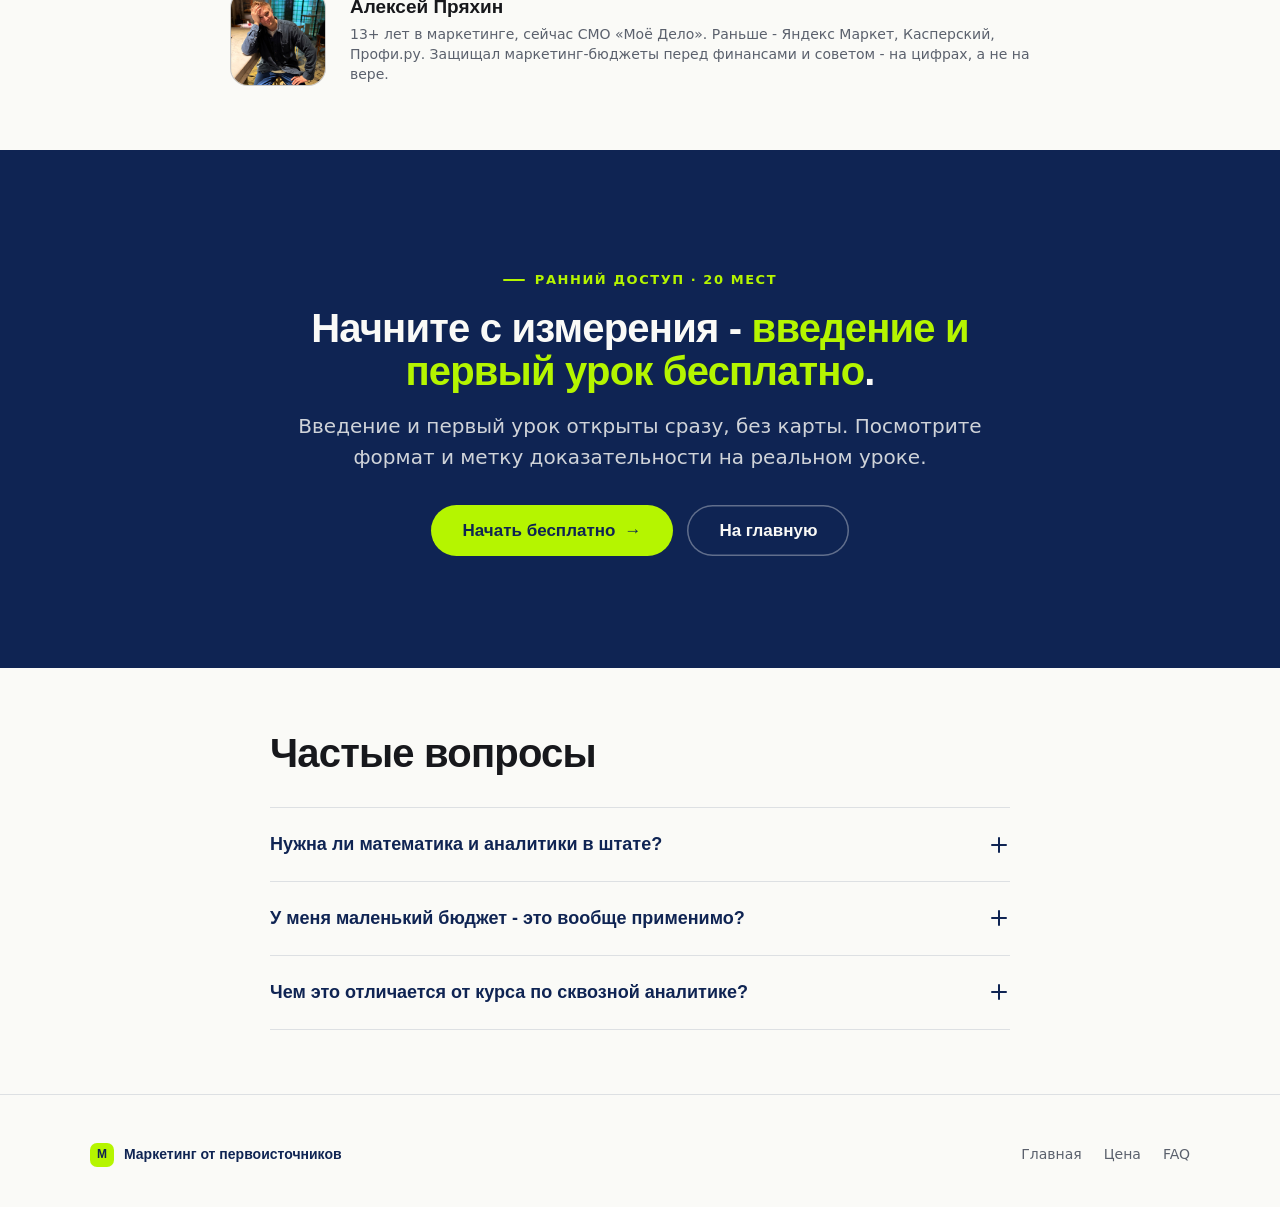
<file: okupaemost.html>
<!DOCTYPE html>
<html lang="ru">
<head>
<meta charset="UTF-8">
<meta name="viewport" content="width=device-width, initial-scale=1.0">
<meta name="robots" content="noindex, nofollow">
<title>Доказать, что маркетинг приносит деньги - Маркетинг от первоисточников</title>
<meta name="description" content="Как доказать окупаемость маркетинга и обосновать бюджет цифрами: измерение, инкрементальность, LTV и unit-экономика на доказательной базе.">
<link rel="icon" type="image/svg+xml" href="assets/favicon.svg">
<link rel="preconnect" href="https://api.fontshare.com" crossorigin>
<link rel="stylesheet" href="app.css">
<script>
(function(){try{var rm=window.matchMedia&&matchMedia('(prefers-reduced-motion: reduce)').matches;
if(!rm&&'IntersectionObserver' in window)document.documentElement.classList.add('has-reveal');}catch(e){}})();
</script>
</head>
<body>

<!-- NAV -->
<nav class="nav">
  <div class="container">
    <a class="brand" href="index.html"><span class="mark">М</span> Маркетинг от первоисточников</a>
    <span class="spacer"></span>
    <a class="back" href="index.html#cep">← Все ситуации</a>
    <a class="btn btn-primary btn-sm" href="index.html#price" style="padding:11px 20px;font-size:14px">Начать бесплатно <span class="arr">→</span></a>
  </div>
</nav>

<!-- HERO (асимметрия + градиент, под наложение stat-band) -->
<header style="background:linear-gradient(165deg,var(--cream),var(--offwhite) 62%);padding:var(--section-y) 0 132px">
  <div class="container">
    <div class="hero-asym">
      <div class="reveal">
        <span class="eyebrow">Деньги · окупаемость</span>
        <h1 style="margin-top:18px">Вы тратите бюджет - но не можете <span class="hl">доказать</span>, что он работает.</h1>
        <p class="lead measure" style="margin-top:22px">Реклама запущена, отчёты сходятся, а на вопрос «это окупается?» - нечем ответить, кроме «вроде да». Этот блок курса даёт язык цифр, который понимают финансы и совет.</p>
        <div style="display:flex;gap:14px;margin-top:30px;flex-wrap:wrap">
          <a class="btn btn-primary btn-lg" href="#calc">Посчитать окупаемость <span class="arr">→</span></a>
          <a class="btn btn-ghost btn-lg" href="#method">Что внутри</a>
        </div>
      </div>
      <div class="reveal" style="--rd:90ms">
        <div class="screen">
          <div class="bar"><i></i><i></i><i></i><span class="path">unit-экономика · сводка</span></div>
          <div class="body" style="background:var(--cream)">
            <div style="font-family:var(--display);font-weight:600;font-size:13px;color:var(--ash);text-transform:uppercase;letter-spacing:.06em">Окупаемость когорты</div>
            <div style="font-family:var(--display);font-weight:600;font-size:56px;color:var(--navy);line-height:1;margin:8px 0 2px;letter-spacing:-.03em">5,6×</div>
            <div style="font-size:13px;color:var(--ash)">LTV к стоимости привлечения · норма ≥ 3×</div>
            <div class="bars" style="margin-top:20px">
              <div class="bar-row"><span class="lab">«Приписали каналу»</span><div class="bar-track"><div class="bar-fill illusion">₽ 100к</div></div></div>
              <div class="bar-row"><span class="lab">Реальный вклад</span><div class="bar-track"><div class="bar-fill real">₽ 38к</div></div></div>
            </div>
          </div>
        </div>
      </div>
    </div>
  </div>
</header>

<!-- STAT-BAND (наложение: вытянут вверх над hero) -->
<div class="container" style="margin-top:-78px;margin-bottom:var(--s8);position:relative;z-index:3">
  <div class="panel panel-navy panel-tex reveal">
    <div class="stats">
      <div class="stat"><div class="n">3</div><div class="l">модуля про измерение и деньги</div></div>
      <div class="stat"><div class="n">40+</div><div class="l">первоисточников и исследований</div></div>
      <div class="stat"><div class="n">0 ₽</div><div class="l">введение и первый урок - без карты</div></div>
    </div>
  </div>
</div>

<!-- CALCULATOR (уникальный интерактив) -->
<section class="section bg-cream" id="calc">
  <div class="container">
    <div class="section-head reveal">
      <span class="eyebrow">Прикинем за 30 секунд</span>
      <h2 style="margin-top:14px">Окупается ли ваш <span class="hl">маркетинг</span>?</h2>
      <p class="lead">Введите свои цифры - увидите LTV, отношение к стоимости привлечения и срок окупаемости. Это первая модель, которую вы построите в курсе.</p>
    </div>
    <div class="calc reveal" style="--rd:80ms">
      <div class="calc-inputs">
        <div class="field">
          <div class="row"><label>Средний платёж клиента в месяц</label><span class="val" id="vArpu">2 000 ₽</span></div>
          <input type="range" id="arpu" min="500" max="15000" step="100" value="2000">
        </div>
        <div class="field">
          <div class="row"><label>Маржа <span class="hint">(сколько остаётся после затрат)</span></label><span class="val" id="vMargin">70%</span></div>
          <input type="range" id="margin" min="20" max="95" step="1" value="70">
        </div>
        <div class="field">
          <div class="row"><label>Сколько месяцев клиент с вами</label><span class="val" id="vLife">24 мес</span></div>
          <input type="range" id="life" min="3" max="60" step="1" value="24">
        </div>
        <div class="field">
          <div class="row"><label>Стоимость привлечения клиента (CAC)</label><span class="val" id="vCac">6 000 ₽</span></div>
          <input type="range" id="cac" min="1000" max="50000" step="500" value="6000">
        </div>
      </div>
      <div class="calc-out">
        <div>
          <div style="font-size:13px;color:rgba(250,250,247,.6);text-transform:uppercase;letter-spacing:.08em;font-weight:600">Пожизненная ценность клиента (LTV)</div>
          <div class="big" id="oLtv">33 600 ₽</div>
        </div>
        <div class="row"><span>LTV : CAC</span><b id="oRatio">5,6×</b></div>
        <div class="row"><span>Окупаемость привлечения</span><b id="oPayback">4,3 мес</b></div>
        <div class="verdict good" id="oVerdict">Окупается с запасом - экономика здоровая.</div>
      </div>
    </div>
    <p class="measure" style="margin-top:22px;font-size:14px;color:var(--ash)">Это упрощённая модель «на салфетке». В курсе - как считать LTV по когортам, учитывать удержание и отток, и не обманывать себя средними. <span class="mk mk-debated" style="vertical-align:middle">С оговорками</span></p>
  </div>
</section>

<!-- ФОТО-БАУНД (драматичный тёмный момент: сигнал из шума) -->
<section class="section bg-offwhite">
  <div class="container">
    <div class="band-img reveal" style="background-image:url('assets/img/signal-in-noise.jpg')">
      <div class="band-c">
        <span class="eyebrow">Суть подхода</span>
        <h2 style="margin-top:14px">Среди шума отчётов - найти реальный сигнал.</h2>
        <p style="margin-top:14px;font-size:18px">Большинство цифр в маркетинге - совпадения, выданные за результат. Доказательный подход отделяет вклад от иллюзии.</p>
      </div>
    </div>
  </div>
</section>

<!-- ПОЧЕМУ ЦИФРЫ ВРУТ -->
<section class="section bg-offwhite" id="why">
  <div class="container" style="text-align:center">
    <span class="eyebrow reveal" style="justify-content:center">Где теряются деньги</span>
    <h2 class="reveal" style="font-size:clamp(38px,7vw,92px);line-height:.98;letter-spacing:-.035em;margin:18px auto 0;max-width:15ch">Отчёты завышают вклад в <span class="hl">2,6 раза</span></h2>
    <p class="lead reveal" style="margin:24px auto 0;max-width:60ch">Last-click приписывает продажи последнему касанию, корреляция выдаётся за причину, рост совпадает с сезоном. Реальный инкрементальный вклад - в разы меньше приписанного.</p>
    <div class="fig reveal" style="max-width:560px;margin:var(--s9) auto 0;text-align:left">
      <div class="fig-h">
        <div class="t">Сколько на самом деле<br>принёс канал</div>
        <div class="big">2,6<em>×</em></div>
      </div>
      <div class="fig-sub">приписано аналитикой vs реальный инкрементальный вклад</div>
      <div class="fig-scale">
        <div class="fig-bar"><span class="ill" style="--w:88%">88%</span></div>
        <div class="fig-lab">Приписано - last-click атрибуция</div>
        <div class="fig-bar"><span class="rea" style="--w:34%">34%</span></div>
        <div class="fig-lab">Реальный вклад - holdout-тест</div>
      </div>
      <div class="fig-gap"><b>54 п.п.</b> приписаны ошибочно - это бюджет, который вы переоцениваете или режете вслепую.</div>
    </div>
  </div>
</section>

<!-- ЧТО ДАЁТ МЕТОД (фото-панель + бенто) -->
<section class="section bg-cream" id="method">
  <div class="container">
    <div class="section-head reveal">
      <span class="eyebrow">Что вы научитесь делать</span>
      <h2 style="margin-top:14px">Считать <span class="hl">вклад</span>, а не совпадения.</h2>
      <p class="lead">Из разрозненных отчётов - в систему, где видно, что реально двигает деньги.</p>
    </div>
    <div class="bento">
      <div class="card wide reveal panel-tex" style="background:var(--navy);border-color:var(--navy-mid)"><span class="mk mk-proven" style="margin-bottom:16px">Доказано · база</span><h3 style="color:var(--offwhite);font-size:clamp(24px,3vw,32px)">Холдаут и гео-эксперименты</h3><p style="margin-top:12px;color:rgba(250,250,247,.82);max-width:46ch">Отключаете канал на части аудитории или регионов и измеряете реальную разницу. Золотой стандарт причинности - с него и начинаем.</p></div>
      <div class="card reveal"><span class="mk mk-proven" style="margin-bottom:14px">Доказано</span><h3>Инкрементальность и MMM</h3><p style="margin-top:8px">Сколько добавил канал сверх того, что было бы и так.</p></div>
      <div class="card reveal" style="--rd:70ms"><span class="mk mk-proven" style="margin-bottom:14px">Доказано</span><h3>LTV, CAC и payback</h3><p style="margin-top:8px">Когда привлечение окупается и сколько клиент стоит.</p></div>
      <div class="card wide reveal" style="--rd:140ms"><span class="mk mk-debated" style="margin-bottom:14px">С оговорками</span><h3>Баланс 60/40 - бренд и перформанс</h3><p style="margin-top:8px">Бине-Филд: долгосрочный рост требует и бренда, и продаж. Пропорция зависит от категории - не догма.</p></div>
    </div>
  </div>
</section>

<!-- КАК В КУРСЕ (lesson preview) -->
<section class="section bg-offwhite">
  <div class="container">
    <div class="split">
      <div class="reveal" style="--rd:90ms">
        <div class="screen">
          <div class="bar"><i></i><i></i><i></i><span class="path">программа · модуль 8 · урок 8.3</span></div>
          <div class="body">
            <div style="font-size:12px;color:var(--ash);font-family:ui-monospace,monospace;margin-bottom:10px">Модуль 8 → Измерение и каузальность</div>
            <div style="font-family:var(--display);font-weight:600;font-size:20px;color:var(--ink);line-height:1.2;letter-spacing:-.01em">Holdout-тест: как отличить вклад канала от совпадения</div>
            <div style="display:flex;gap:8px;margin:14px 0">
              <span class="pill">12 мин</span><span class="pill">Тест в конце</span>
            </div>
            <div class="source"><div class="q">Инкрементальность - единственный способ понять, что произошло бы без рекламы.</div><div class="cite">Gordon et al. (2019), эксперименты на больших платформах</div></div>
            <div style="margin-top:14px"><span class="mk mk-proven">Доказано</span></div>
          </div>
        </div>
      </div>
      <div class="reveal">
        <span class="eyebrow">Как это выглядит внутри</span>
        <h2 style="margin-top:14px">Каждый тезис - с <span class="hl">меткой</span> силы доказательств.</h2>
        <p class="lead measure" style="margin-top:18px">Вы всегда видите, на чём стоит утверждение: воспроизведено в данных, работает с оговорками или это популярный миф. Это и отличает курс от пересказа чужих мнений.</p>
        <a class="btn btn-ghost" href="#" style="margin-top:24px">Открыть программу целиком <span class="arr">→</span></a>
      </div>
    </div>
  </div>
</section>

<!-- ИСТОЧНИКИ (фото-панель + цитаты) -->
<section class="section bg-cream">
  <div class="container">
    <div class="panels-2 lopsided reveal" style="margin-bottom:var(--s8)">
      <div class="photo-slot" style="padding:0;overflow:hidden;align-items:stretch;border-radius:var(--r-lg);min-height:260px"><img src="assets/img/first-sources.jpg" alt="первоисточники" onerror="this.remove()" style="width:100%;height:100%;object-fit:cover"></div>
      <div style="display:flex;flex-direction:column;justify-content:center;padding-left:var(--s4)">
        <span class="eyebrow">Откуда это</span>
        <h2 style="margin-top:14px">Не «по опыту» - по <span class="hl">первоисточникам</span>.</h2>
        <p class="lead" style="margin-top:14px">За каждым тезисом - исследование с именем и годом, а не пересказ гуру.</p>
      </div>
    </div>
    <div class="reveal" style="margin-bottom:var(--s5)">
      <div class="card tick" style="padding:var(--s8)">
        <div style="font-family:var(--display);font-weight:600;font-size:clamp(22px,2.6vw,30px);line-height:1.32;color:var(--ink);letter-spacing:-.01em">«Долгосрочный рост даёт бренд, краткосрочные продажи - активация. Перекос в любую сторону убивает эффективность».</div>
        <div class="cite" style="margin-top:18px;font-size:14px">Binet &amp; Field, «The Long and the Short of It» (2013)</div>
      </div>
    </div>
    <div class="grid grid-2">
      <div class="card tick reveal"><div style="font-size:16.5px;line-height:1.5;color:var(--ink)">Полевые эксперименты показали: реальная отдача рекламы часто в разы ниже приписанной атрибуцией.</div><div class="cite" style="margin-top:14px">Gordon, Zettelmeyer et al. (2019)</div></div>
      <div class="card tick reveal" style="--rd:70ms"><div style="font-size:16.5px;line-height:1.5;color:var(--ink)">Рост - это про проникновение и доступность памяти, а не про лояльность немногих.</div><div class="cite" style="margin-top:14px">Sharp, «How Brands Grow» (2010)</div></div>
    </div>
  </div>
</section>

<!-- КАКИЕ МОДУЛИ -->
<section class="section bg-offwhite">
  <div class="container">
    <div class="section-head reveal">
      <span class="eyebrow">Закрывают эту тему</span>
      <h2 style="margin-top:14px">Три модуля программы.</h2>
    </div>
    <div class="reveal">
      <div class="mod"><span class="mn">08</span><span class="mt">Измерение и причинно-следственный анализ</span><span class="mm">holdout · geo · MMM · инкрементальность</span></div>
      <div class="mod"><span class="mn">07</span><span class="mt">LTV и unit-экономика</span><span class="mm">когорты · CAC · payback · NRR</span></div>
      <div class="mod"><span class="mn">06</span><span class="mt">Pricing для SaaS</span><span class="mm">якорение · тесты цен · pain of paying</span></div>
    </div>
    <p class="reveal" style="margin-top:18px;font-size:14.5px;color:var(--ash)">Смежная тема - как ставить и тестировать цену - раскрыта отдельным разбором: <a href="pricing.html" style="color:var(--navy);font-weight:600">Ставить цену, а не угадывать <span class="arr">→</span></a></p>
    <a class="btn btn-ghost" href="index.html#inside" style="margin-top:20px">Вся программа · 13 модулей <span class="arr">→</span></a>
  </div>
</section>

<!-- МИНИ-КЕЙС -->
<section class="section bg-cream">
  <div class="container">
    <div class="panel panel-navy panel-tex reveal" style="max-width:1000px;margin:0 auto">
      <div class="split" style="align-items:center;gap:var(--s8)">
        <div>
          <span class="pill" style="margin-bottom:18px">Как это работает · из исследований</span>
          <div style="font-family:var(--display);font-weight:700;font-size:clamp(72px,11vw,124px);color:var(--lime);line-height:.82;letter-spacing:-.04em">−33%</div>
          <div style="color:rgba(250,250,247,.72);margin-top:16px;max-width:300px;font-size:15px">просадка заявок при отключённой рекламе - а в отчётах канал «давал» половину</div>
        </div>
        <div>
          <h3 style="color:var(--offwhite)">«Контекст приносит половину лидов» - пока не выключили его в одном регионе</h3>
          <p style="color:rgba(250,250,247,.82);margin-top:14px">Гео-холдаут показал: остальное приходило бы и так - из брендового спроса. Бюджет перераспределили, окупаемость выросла без роста затрат.</p>
          <span class="mk mk-debated" style="margin-top:18px;display:inline-flex">С оговорками: зависит от категории</span>
        </div>
      </div>
    </div>
  </div>
</section>

<!-- АВТОР -->
<section class="section-tight bg-offwhite">
  <div class="container">
    <div class="author reveal" style="max-width:820px;margin:0 auto">
      <img class="ph" src="assets/photo-alexey.jpeg" alt="Алексей Пряхин" width="96" height="96">
      <div>
        <div class="nm">Алексей Пряхин</div>
        <div class="ro">13+ лет в маркетинге, сейчас CMO «Моё Дело». Раньше - Яндекс Маркет, Касперский, Профи.ру. Защищал маркетинг-бюджеты перед финансами и советом - на цифрах, а не на вере.</div>
      </div>
    </div>
  </div>
</section>

<!-- CTA -->
<section class="section section-dark panel-tex" style="position:relative">
  <div class="container" style="text-align:center">
    <div class="reveal" style="max-width:720px;margin:0 auto">
      <span class="eyebrow" style="justify-content:center">Ранний доступ · 20 мест</span>
      <h2 style="margin-top:16px">Начните с измерения&nbsp;- <span class="hl">введение и первый урок бесплатно</span>.</h2>
      <p class="lead" style="margin-top:18px">Введение и первый урок открыты сразу, без карты. Посмотрите формат и метку доказательности на реальном уроке.</p>
      <div style="display:flex;gap:14px;justify-content:center;margin-top:32px;flex-wrap:wrap">
        <a class="btn btn-lime btn-lg" href="index.html#price">Начать бесплатно <span class="arr">→</span></a>
        <a class="btn btn-ghost btn-lg" href="index.html">На главную</a>
      </div>
    </div>
  </div>
</section>

<!-- FAQ -->
<section class="section-tight bg-offwhite">
  <div class="container" style="max-width:820px">
    <div class="section-head reveal" style="margin-bottom:var(--s6)"><h2>Частые вопросы</h2></div>
    <div class="acc reveal">
      <details><summary>Нужна ли математика и аналитики в штате?<span class="ic"></span></summary><div class="a">Нет. Логику холдаута и unit-экономики объясняем на пальцах и на готовых шаблонах. Глубокая статистика - опционально, для тех, кому нужно.</div></details>
      <details><summary>У меня маленький бюджет - это вообще применимо?<span class="ic"></span></summary><div class="a">Да. Гео- и holdout-логику можно применять и на скромных бюджетах; смысл - перестать платить за то, что и так бы случилось.</div></details>
      <details><summary>Чем это отличается от курса по сквозной аналитике?<span class="ic"></span></summary><div class="a">Сквозная аналитика отвечает «что произошло». Здесь - «что произошло бы без рекламы», то есть причинность и реальный вклад. Это разные вопросы.</div></details>
    </div>
  </div>
</section>

<!-- FOOTER -->
<footer class="footer">
  <div class="container">
    <div class="grid">
      <a class="brand" href="index.html" style="display:flex;align-items:center;gap:10px;font-family:var(--display);font-weight:600;color:var(--navy)"><span style="width:24px;height:24px;background:var(--lime);border-radius:7px;display:flex;align-items:center;justify-content:center;font-size:12px">М</span> Маркетинг от первоисточников</a>
      <div style="display:flex;gap:22px;flex-wrap:wrap">
        <a href="index.html">Главная</a><a href="index.html#price">Цена</a><a href="index.html#faq">FAQ</a>
      </div>
    </div>
  </div>
</footer>

<script>
/* Калькулятор окупаемости */
(function(){
  var fmt=new Intl.NumberFormat('ru-RU');
  var arpu=document.getElementById('arpu'),margin=document.getElementById('margin'),life=document.getElementById('life'),cac=document.getElementById('cac');
  function calc(){
    var a=+arpu.value,m=+margin.value/100,l=+life.value,c=+cac.value;
    var ltv=a*m*l, ratio=ltv/c, monthly=a*m, payback=monthly>0?c/monthly:0;
    document.getElementById('vArpu').textContent=fmt.format(a)+' ₽';
    document.getElementById('vMargin').textContent=margin.value+'%';
    document.getElementById('vLife').textContent=l+' мес';
    document.getElementById('vCac').textContent=fmt.format(c)+' ₽';
    document.getElementById('oLtv').textContent=fmt.format(Math.round(ltv))+' ₽';
    document.getElementById('oRatio').textContent=ratio.toFixed(1).replace('.',',')+'×';
    document.getElementById('oPayback').textContent=(payback<1?'< 1':payback.toFixed(1).replace('.',','))+' мес';
    var v=document.getElementById('oVerdict');
    if(ratio>=3){v.className='verdict good';v.textContent='Окупается с запасом - экономика здоровая.';}
    else if(ratio>=1){v.className='verdict good';v.textContent='Окупается, но запас тонкий - есть что улучшать.';}
    else{v.className='verdict bad';v.textContent='Привлечение не окупается - каждый клиент в минус.';}
  }
  [arpu,margin,life,cac].forEach(function(el){el.addEventListener('input',calc)});
  calc();
})();
/* Reveal on scroll */
(function(){
  var root=document.documentElement;
  if(!root.classList.contains('has-reveal'))return;
  try{
    var els=[].slice.call(document.querySelectorAll('.reveal'));
    if(!els.length){root.classList.remove('has-reveal');return;}
    els.forEach(function(el){var p=el.parentElement;if(!p)return;var sibs=[].filter.call(p.children,function(c){return c.classList&&c.classList.contains('reveal')});var i=sibs.indexOf(el);if(i>0&&!el.style.getPropertyValue('--rd'))el.style.setProperty('--rd',Math.min(i,5)*70+'ms')});
    var io=new IntersectionObserver(function(en){en.forEach(function(e){if(e.isIntersecting){e.target.classList.add('in');io.unobserve(e.target)}})},{rootMargin:'0px 0px -8% 0px',threshold:.08});
    els.forEach(function(el){io.observe(el)});
  }catch(e){root.classList.remove('has-reveal')}
})();
</script>
  <script src="review.js" defer></script>
</body>
</html>
</file>
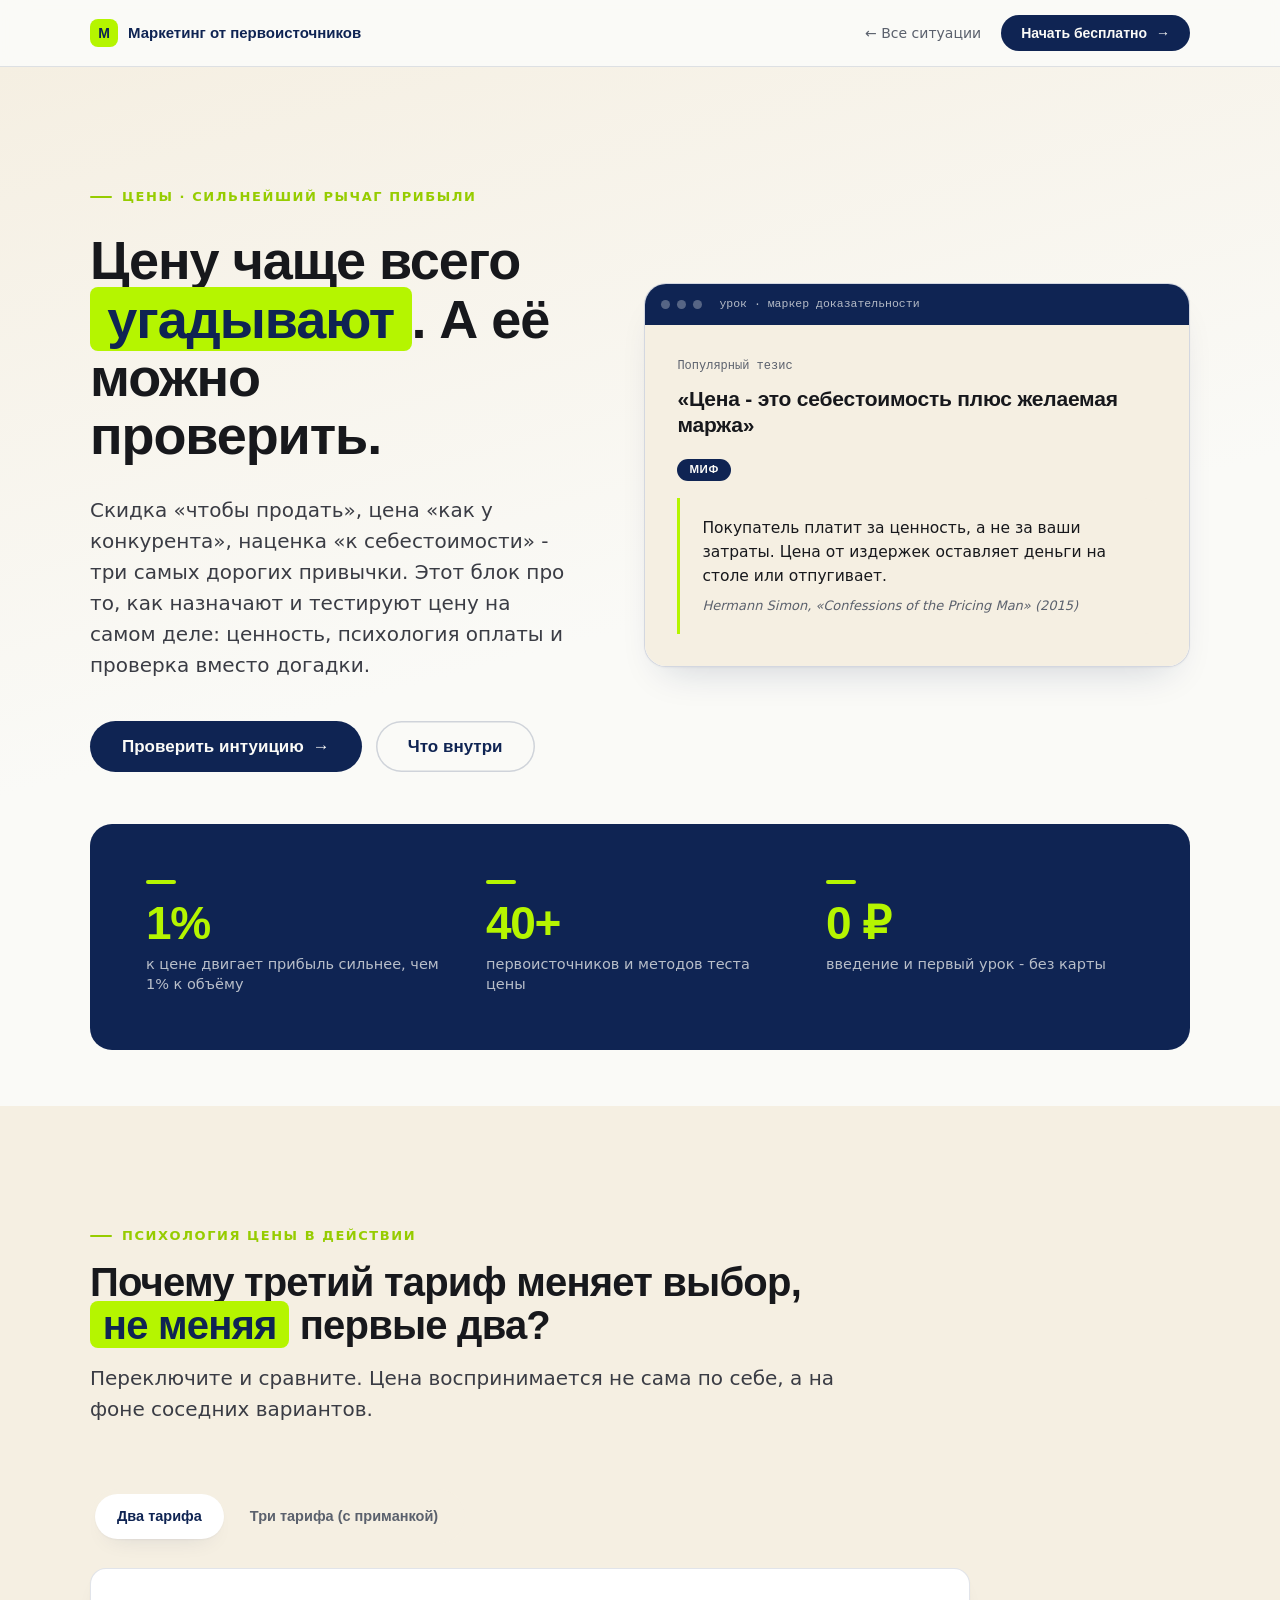
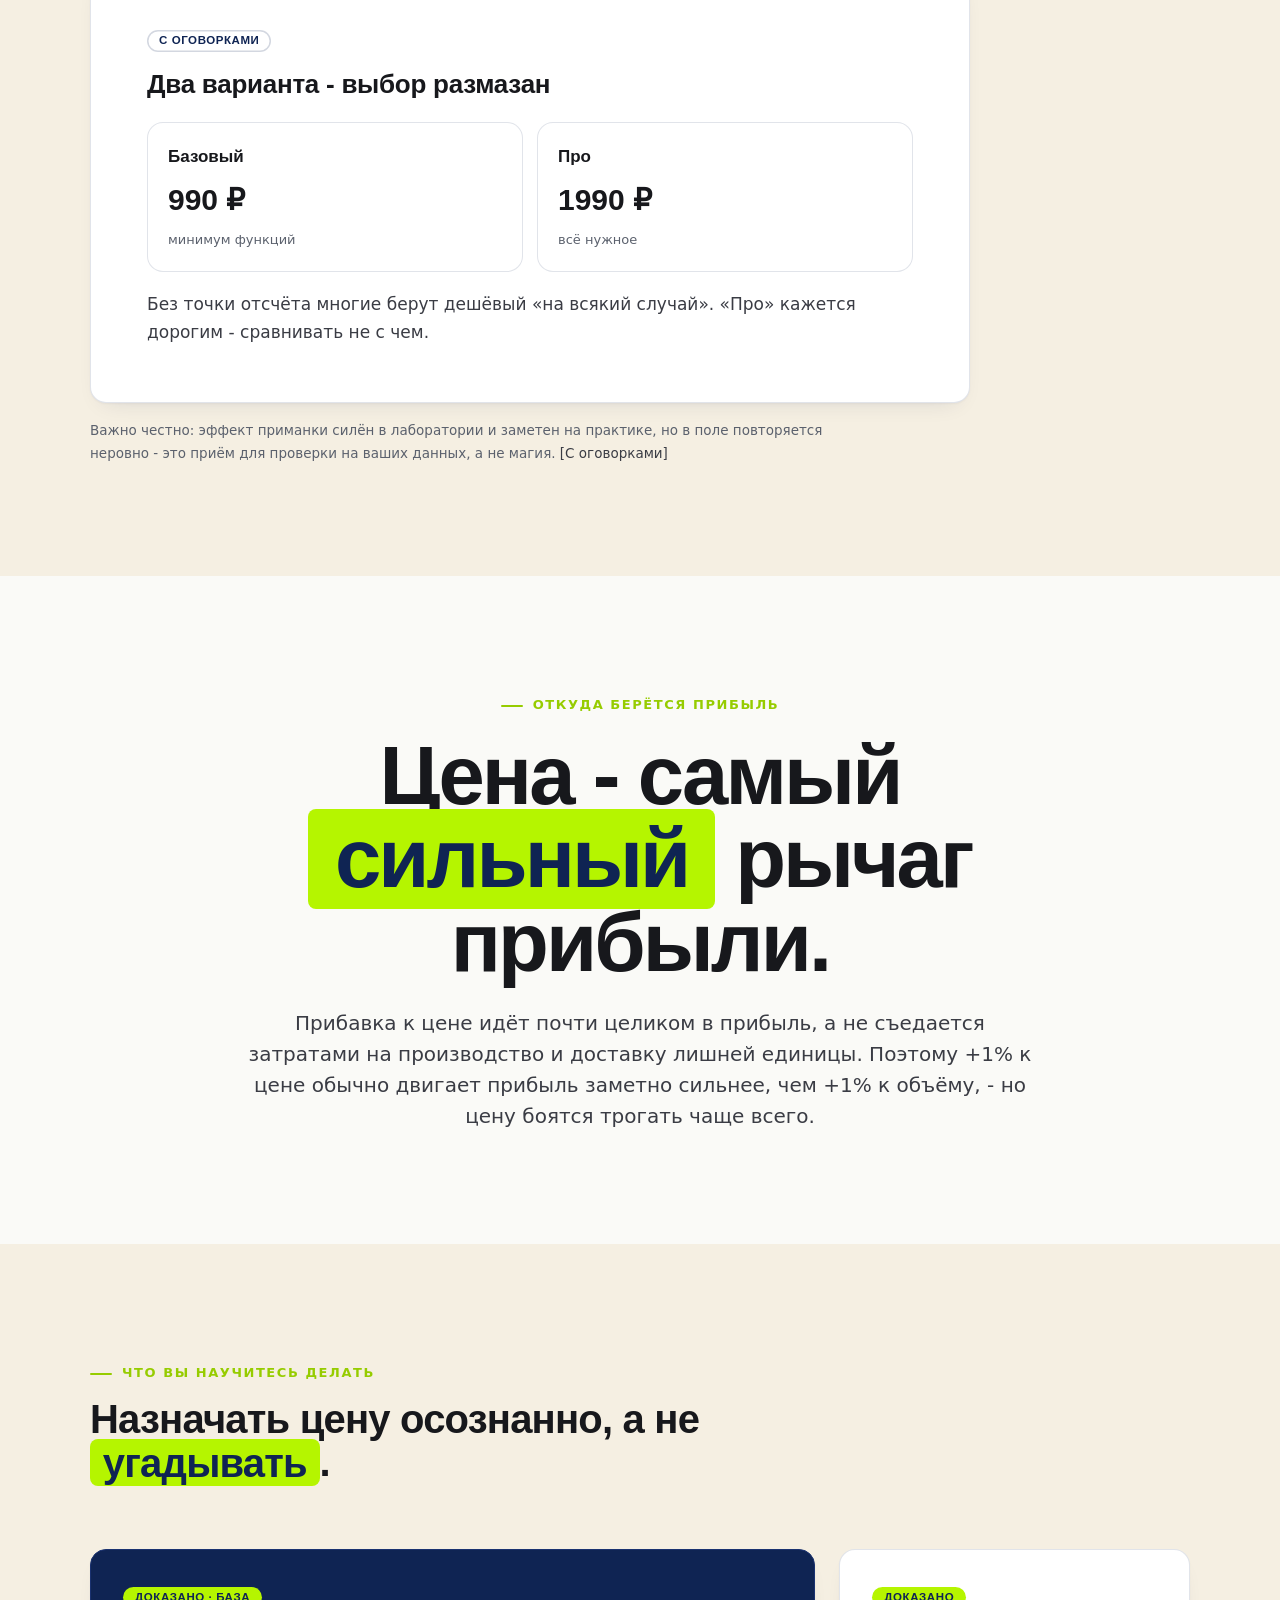
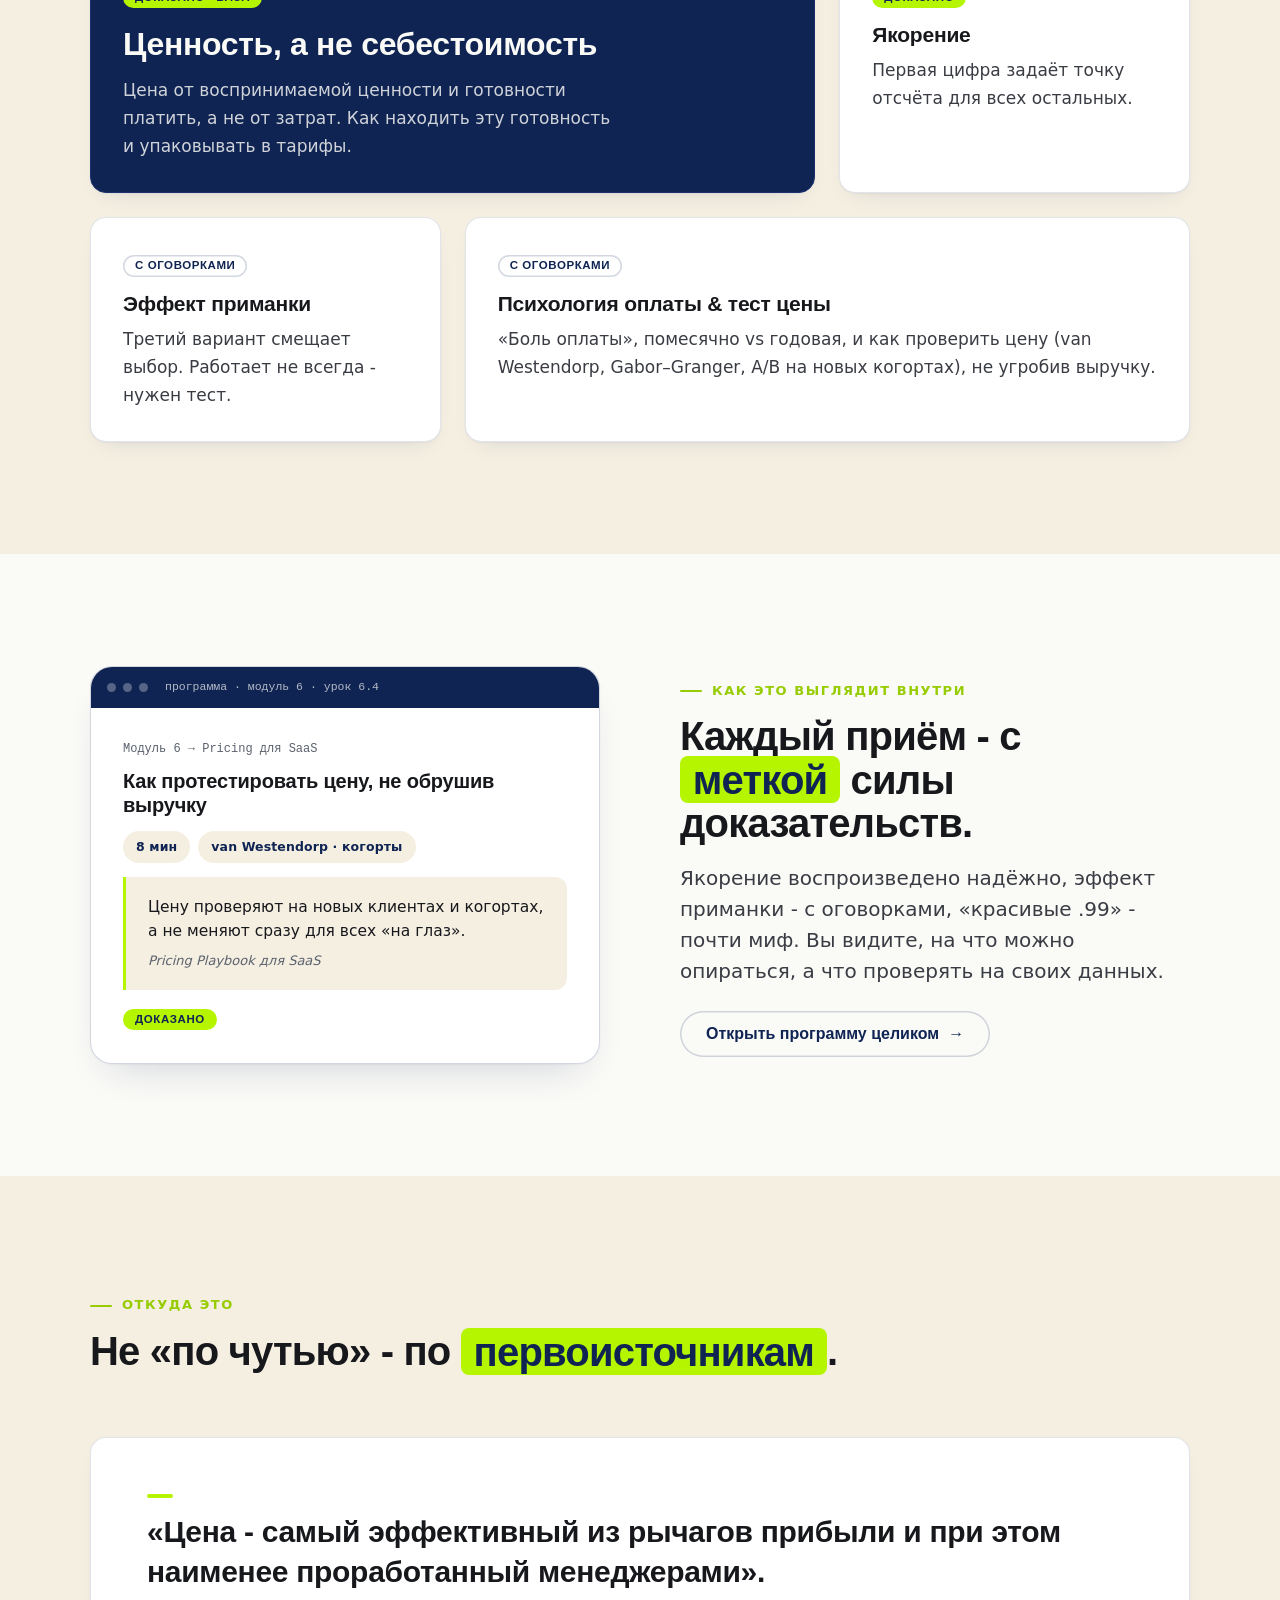
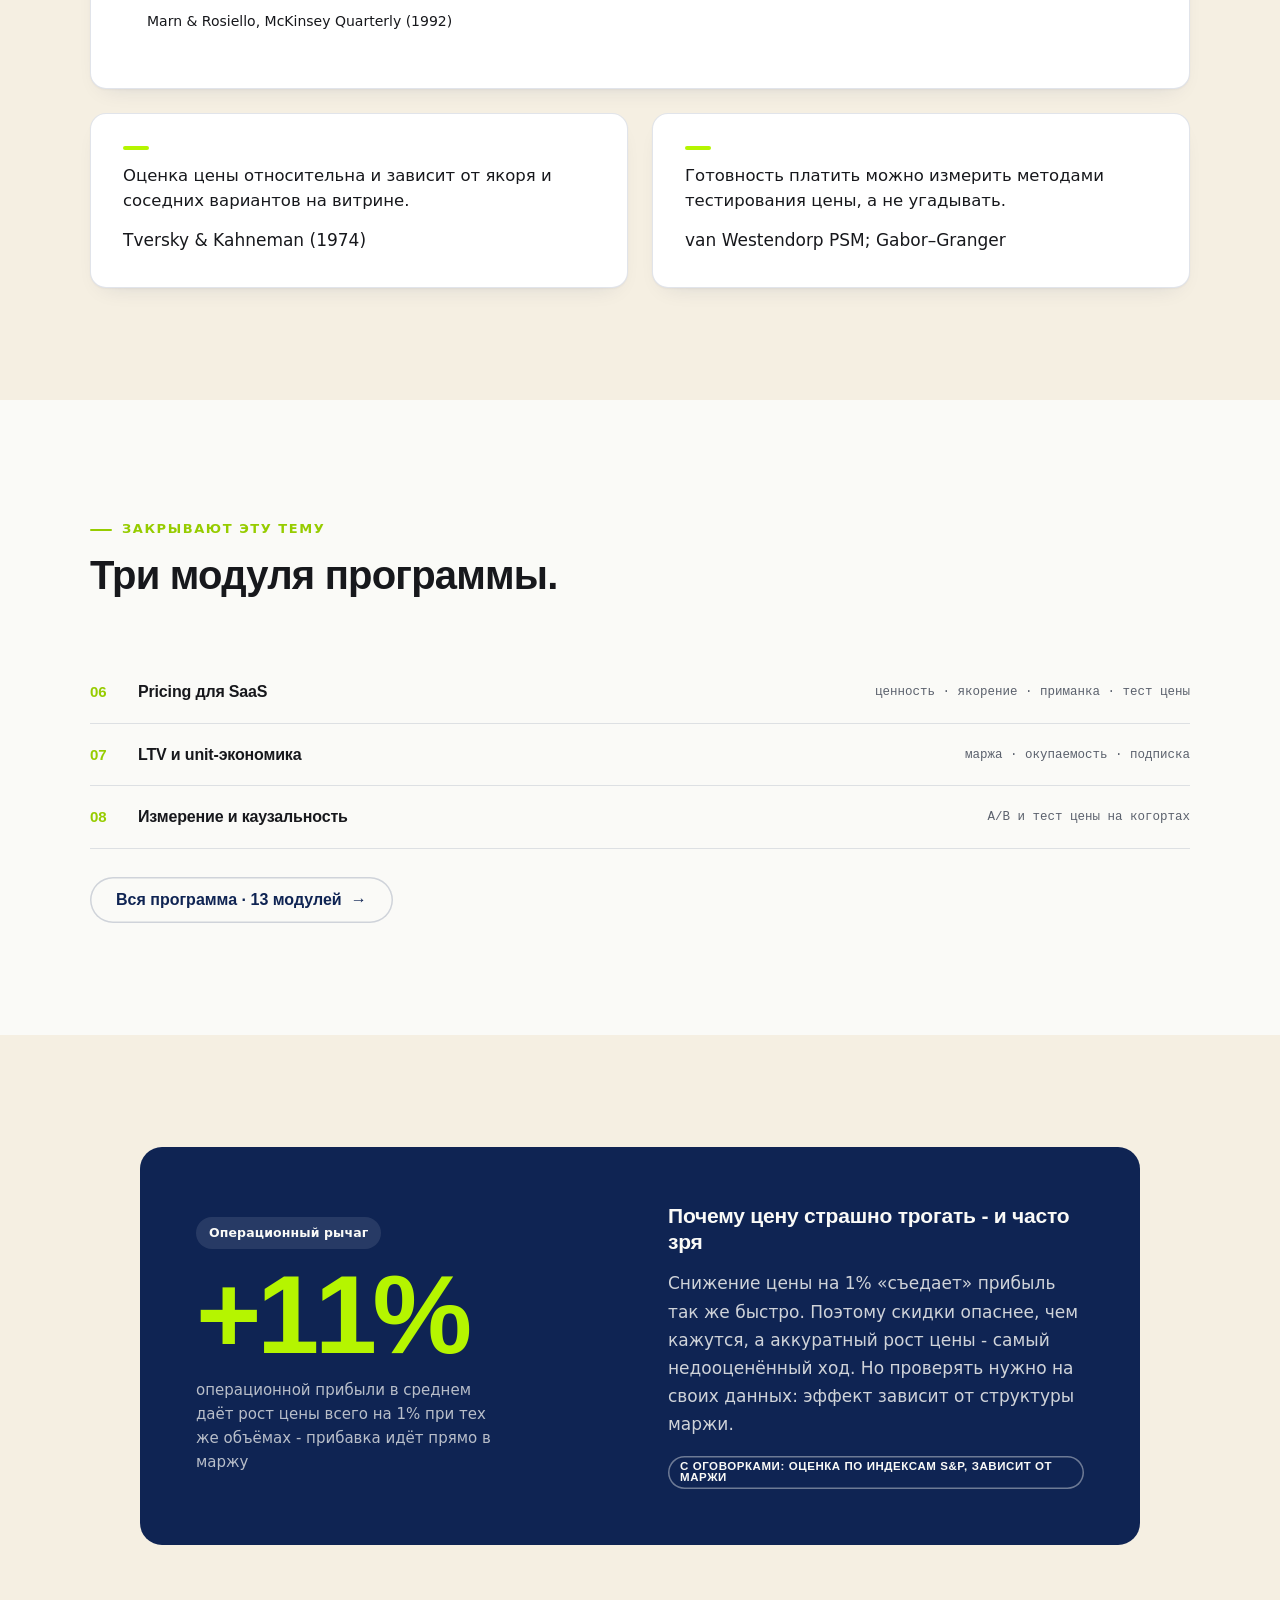
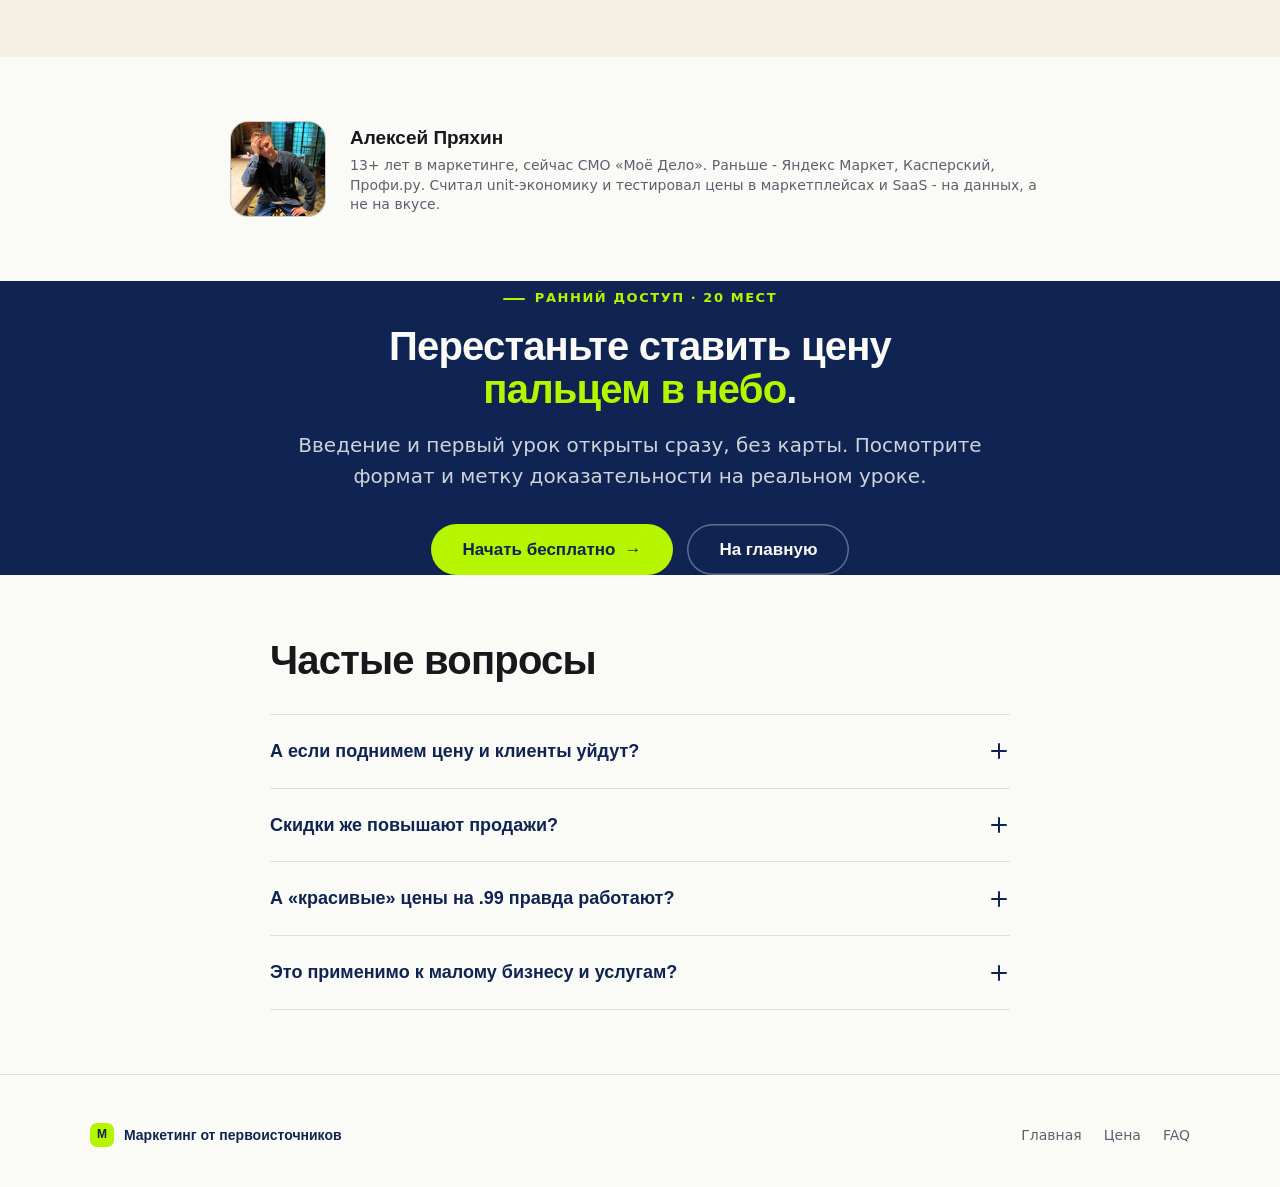
<file: pricing.html>
<!DOCTYPE html>
<html lang="ru">
<head>
<meta charset="UTF-8">
<meta name="viewport" content="width=device-width, initial-scale=1.0">
<meta name="robots" content="noindex, nofollow">
<title>Ставить цену по науке - Маркетинг от первоисточников</title>
<meta name="description" content="Как назначать и тестировать цены: якорение, эффект приманки, ценностное ценообразование и психология оплаты - на исследованиях, а не на «себестоимость плюс маржа».">
<link rel="icon" type="image/svg+xml" href="assets/favicon.svg">
<link rel="preconnect" href="https://api.fontshare.com" crossorigin>
<link rel="stylesheet" href="app.css">
<script>
(function(){try{var rm=window.matchMedia&&matchMedia('(prefers-reduced-motion: reduce)').matches;
if(!rm&&'IntersectionObserver' in window)document.documentElement.classList.add('has-reveal');}catch(e){}})();
</script>
</head>
<body>

<!-- NAV -->
<nav class="nav">
  <div class="container">
    <a class="brand" href="index.html"><span class="mark">М</span> Маркетинг от первоисточников</a>
    <span class="spacer"></span>
    <a class="back" href="index.html#cep">← Все ситуации</a>
    <a class="btn btn-primary btn-sm" href="index.html#price" style="padding:11px 20px;font-size:14px">Начать бесплатно <span class="arr">→</span></a>
  </div>
</nav>

<!-- HERO -->
<header style="background:linear-gradient(165deg,var(--cream),var(--offwhite) 62%);padding:var(--section-y) 0 130px">
  <div class="container">
    <div class="hero-asym">
      <div class="reveal">
        <span class="eyebrow">Цены · сильнейший рычаг прибыли</span>
        <h1 style="margin-top:24px;line-height:1.08">Цену чаще всего <span class="hl">угадывают</span>. А её можно проверить.</h1>
        <p class="lead measure" style="margin-top:30px">Скидка «чтобы продать», цена «как у конкурента», наценка «к себестоимости» - три самых дорогих привычки. Этот блок про то, как назначают и тестируют цену на самом деле: ценность, психология оплаты и проверка вместо догадки.</p>
        <div style="display:flex;gap:14px;margin-top:40px;flex-wrap:wrap">
          <a class="btn btn-primary btn-lg" href="#compare">Проверить интуицию <span class="arr">→</span></a>
          <a class="btn btn-ghost btn-lg" href="#method">Что внутри</a>
        </div>
      </div>
      <div class="reveal" style="--rd:90ms">
        <div class="screen">
          <div class="bar"><i></i><i></i><i></i><span class="path">урок · маркер доказательности</span></div>
          <div class="body" style="background:var(--cream)">
            <div style="font-size:12px;color:var(--ash);font-family:ui-monospace,monospace;margin-bottom:10px">Популярный тезис</div>
            <div style="font-family:var(--display);font-weight:600;font-size:21px;line-height:1.25;color:var(--ink);letter-spacing:-.01em">«Цена - это себестоимость плюс желаемая маржа»</div>
            <div style="margin:16px 0"><span class="mk mk-myth">Миф</span></div>
            <div class="source"><div class="q">Покупатель платит за ценность, а не за ваши затраты. Цена от издержек оставляет деньги на столе или отпугивает.</div><div class="cite">Hermann Simon, «Confessions of the Pricing Man» (2015)</div></div>
          </div>
        </div>
      </div>
    </div>
  </div>
</header>

<!-- STAT-BAND -->
<div class="container" style="margin-top:-78px;margin-bottom:var(--s8);position:relative;z-index:3">
  <div class="panel panel-navy reveal">
    <div class="stats">
      <div class="stat"><div class="n">1%</div><div class="l">к цене двигает прибыль сильнее, чем 1% к объёму</div></div>
      <div class="stat"><div class="n">40+</div><div class="l">первоисточников и методов теста цены</div></div>
      <div class="stat"><div class="n">0 ₽</div><div class="l">введение и первый урок - без карты</div></div>
    </div>
  </div>
</div>

<!-- ИНТЕРАКТИВ: 2 ТАРИФА VS 3 (ПРИМАНКА) -->
<section class="section bg-cream" id="compare">
  <div class="container">
    <div class="section-head reveal">
      <span class="eyebrow">Психология цены в действии</span>
      <h2 style="margin-top:14px">Почему третий тариф меняет выбор, <span class="hl">не меняя</span> первые два?</h2>
      <p class="lead">Переключите и сравните. Цена воспринимается не сама по себе, а на фоне соседних вариантов.</p>
    </div>
    <div class="reveal" style="max-width:880px">
      <div class="tab-bar" id="pricetabs" style="margin-bottom:var(--s5)">
        <button class="tab-btn active" data-c="p1">Два тарифа</button>
        <button class="tab-btn" data-c="p2">Три тарифа (с приманкой)</button>
      </div>
      <div class="card" id="p1" style="padding:var(--s8)">
        <span class="mk mk-debated" style="margin-bottom:16px">С оговорками</span>
        <h3 style="font-size:26px">Два варианта - выбор размазан</h3>
        <div style="display:grid;grid-template-columns:1fr 1fr;gap:14px;margin:22px 0 18px">
          <div style="border:1px solid var(--border);border-radius:var(--r);padding:20px;background:var(--paper)"><div style="font-family:var(--display);font-weight:600;color:var(--ink)">Базовый</div><div style="font-family:var(--display);font-weight:700;font-size:30px;color:var(--ink);margin-top:6px">990 ₽</div><div style="font-size:13px;color:var(--ash);margin-top:6px">минимум функций</div></div>
          <div style="border:1px solid var(--border);border-radius:var(--r);padding:20px;background:var(--paper)"><div style="font-family:var(--display);font-weight:600;color:var(--ink)">Про</div><div style="font-family:var(--display);font-weight:700;font-size:30px;color:var(--ink);margin-top:6px">1990 ₽</div><div style="font-size:13px;color:var(--ash);margin-top:6px">всё нужное</div></div>
        </div>
        <p style="margin-top:4px">Без точки отсчёта многие берут дешёвый «на всякий случай». «Про» кажется дорогим - сравнивать не с чем.</p>
      </div>
      <div class="card" id="p2" style="padding:var(--s8);display:none">
        <span class="mk mk-proven" style="margin-bottom:16px">Доказано: эффект якоря</span>
        <h3 style="font-size:26px">Третий вариант смещает выбор к «Про»</h3>
        <div style="display:grid;grid-template-columns:1fr 1fr 1fr;gap:12px;margin:22px 0 18px">
          <div style="border:1px solid var(--border);border-radius:var(--r);padding:18px;background:var(--paper)"><div style="font-family:var(--display);font-weight:600;color:var(--ink)">Базовый</div><div style="font-family:var(--display);font-weight:700;font-size:26px;color:var(--ink);margin-top:6px">990 ₽</div></div>
          <div style="border:2px solid var(--navy);border-radius:var(--r);padding:18px;background:var(--paper);position:relative"><span style="position:absolute;top:-11px;left:14px;background:var(--lime);color:var(--navy);font-family:var(--display);font-weight:700;font-size:11px;padding:3px 9px;border-radius:var(--r-pill)">выбор</span><div style="font-family:var(--display);font-weight:600;color:var(--ink)">Про</div><div style="font-family:var(--display);font-weight:700;font-size:26px;color:var(--ink);margin-top:6px">1990 ₽</div></div>
          <div style="border:1px solid var(--border);border-radius:var(--r);padding:18px;background:var(--cream)"><div style="font-family:var(--display);font-weight:600;color:var(--ash)">Премиум</div><div style="font-family:var(--display);font-weight:700;font-size:26px;color:var(--ash);margin-top:6px">3990 ₽</div></div>
        </div>
        <p style="margin-top:4px">На фоне 3990 ₽ «Про» за 1990 ₽ выглядит выгодной серединой - выбор смещается к нему. Третий тариф можно почти не продавать: он работает как якорь.</p>
        <div class="source" style="margin-top:18px"><div class="q">Оценка цены относительна: тот же вариант кажется дороже или дешевле в зависимости от соседей по витрине.</div><div class="cite">Tversky &amp; Kahneman (1974); Ariely, «Predictably Irrational» (2008)</div></div>
      </div>
      <p style="font-size:13.5px;color:var(--ash);margin-top:16px;max-width:760px">Важно честно: эффект приманки силён в лаборатории и заметен на практике, но в поле повторяется неровно - это приём для проверки на ваших данных, а не магия. <span style="color:var(--ink-soft)">[С оговорками]</span></p>
    </div>
  </div>
</section>

<!-- ГИГАНТ -->
<section class="section">
  <div class="container" style="text-align:center">
    <span class="eyebrow reveal" style="justify-content:center">Откуда берётся прибыль</span>
    <h2 class="reveal" style="font-size:clamp(36px,6.5vw,84px);line-height:1;letter-spacing:-.035em;margin:18px auto 0;max-width:16ch">Цена - самый <span class="hl">сильный</span> рычаг прибыли.</h2>
    <p class="lead reveal" style="margin:24px auto 0;max-width:62ch">Прибавка к цене идёт почти целиком в прибыль, а не съедается затратами на производство и доставку лишней единицы. Поэтому +1% к цене обычно двигает прибыль заметно сильнее, чем +1% к объёму, - но цену боятся трогать чаще всего.</p>
  </div>
</section>

<!-- ЧТО ДАЁТ МЕТОД (bento) -->
<section class="section bg-cream" id="method">
  <div class="container">
    <div class="section-head reveal"><span class="eyebrow">Что вы научитесь делать</span><h2 style="margin-top:14px">Назначать цену осознанно, а не <span class="hl">угадывать</span>.</h2></div>
    <div class="bento">
      <div class="card wide reveal" style="background:var(--navy);border-color:var(--navy-mid)"><span class="mk mk-proven" style="margin-bottom:16px">Доказано · база</span><h3 style="color:var(--offwhite);font-size:clamp(24px,3vw,32px)">Ценность, а не себестоимость</h3><p style="margin-top:12px;color:rgba(250,250,247,.82);max-width:46ch">Цена от воспринимаемой ценности и готовности платить, а не от затрат. Как находить эту готовность и упаковывать в тарифы.</p></div>
      <div class="card reveal"><span class="mk mk-proven" style="margin-bottom:14px">Доказано</span><h3>Якорение</h3><p style="margin-top:8px">Первая цифра задаёт точку отсчёта для всех остальных.</p></div>
      <div class="card reveal" style="--rd:70ms"><span class="mk mk-debated" style="margin-bottom:14px">С оговорками</span><h3>Эффект приманки</h3><p style="margin-top:8px">Третий вариант смещает выбор. Работает не всегда - нужен тест.</p></div>
      <div class="card wide reveal" style="--rd:140ms"><span class="mk mk-debated" style="margin-bottom:14px">С оговорками</span><h3>Психология оплаты &amp; тест цены</h3><p style="margin-top:8px">«Боль оплаты», помесячно vs годовая, и как проверить цену (van Westendorp, Gabor–Granger, A/B на новых когортах), не угробив выручку.</p></div>
    </div>
  </div>
</section>

<!-- КАК В КУРСЕ -->
<section class="section">
  <div class="container">
    <div class="split">
      <div class="reveal" style="--rd:90ms">
        <div class="screen">
          <div class="bar"><i></i><i></i><i></i><span class="path">программа · модуль 6 · урок 6.4</span></div>
          <div class="body">
            <div style="font-size:12px;color:var(--ash);font-family:ui-monospace,monospace;margin-bottom:10px">Модуль 6 → Pricing для SaaS</div>
            <div style="font-family:var(--display);font-weight:600;font-size:20px;line-height:1.2;color:var(--ink);letter-spacing:-.01em">Как протестировать цену, не обрушив выручку</div>
            <div style="display:flex;gap:8px;margin:14px 0"><span class="pill">8 мин</span><span class="pill">van Westendorp · когорты</span></div>
            <div class="source"><div class="q">Цену проверяют на новых клиентах и когортах, а не меняют сразу для всех «на глаз».</div><div class="cite">Pricing Playbook для SaaS</div></div>
            <div style="margin-top:14px"><span class="mk mk-proven">Доказано</span></div>
          </div>
        </div>
      </div>
      <div class="reveal">
        <span class="eyebrow">Как это выглядит внутри</span>
        <h2 style="margin-top:14px">Каждый приём - с <span class="hl">меткой</span> силы доказательств.</h2>
        <p class="lead measure" style="margin-top:18px">Якорение воспроизведено надёжно, эффект приманки - с оговорками, «красивые .99» - почти миф. Вы видите, на что можно опираться, а что проверять на своих данных.</p>
        <a class="btn btn-ghost" href="index.html#inside" style="margin-top:24px">Открыть программу целиком <span class="arr">→</span></a>
      </div>
    </div>
  </div>
</section>

<!-- ИСТОЧНИКИ -->
<section class="section bg-cream">
  <div class="container">
    <div class="section-head reveal"><span class="eyebrow">Откуда это</span><h2 style="margin-top:14px">Не «по чутью» - по <span class="hl">первоисточникам</span>.</h2></div>
    <div class="reveal" style="margin-bottom:var(--s5)">
      <div class="card tick" style="padding:var(--s8)"><div style="font-family:var(--display);font-weight:600;font-size:clamp(22px,2.6vw,30px);line-height:1.32;color:var(--ink);letter-spacing:-.01em">«Цена - самый эффективный из рычагов прибыли и при этом наименее проработанный менеджерами».</div><div class="cite" style="margin-top:18px;font-size:14px">Marn &amp; Rosiello, McKinsey Quarterly (1992)</div></div>
    </div>
    <div class="grid grid-2">
      <div class="card tick reveal"><div style="font-size:16.5px;line-height:1.5;color:var(--ink)">Оценка цены относительна и зависит от якоря и соседних вариантов на витрине.</div><div class="cite" style="margin-top:14px">Tversky &amp; Kahneman (1974)</div></div>
      <div class="card tick reveal" style="--rd:70ms"><div style="font-size:16.5px;line-height:1.5;color:var(--ink)">Готовность платить можно измерить методами тестирования цены, а не угадывать.</div><div class="cite" style="margin-top:14px">van Westendorp PSM; Gabor–Granger</div></div>
    </div>
  </div>
</section>

<!-- МОДУЛИ -->
<section class="section">
  <div class="container">
    <div class="section-head reveal"><span class="eyebrow">Закрывают эту тему</span><h2 style="margin-top:14px">Три модуля программы.</h2></div>
    <div class="reveal">
      <div class="mod"><span class="mn">06</span><span class="mt">Pricing для SaaS</span><span class="mm">ценность · якорение · приманка · тест цены</span></div>
      <div class="mod"><span class="mn">07</span><span class="mt">LTV и unit-экономика</span><span class="mm">маржа · окупаемость · подписка</span></div>
      <div class="mod"><span class="mn">08</span><span class="mt">Измерение и каузальность</span><span class="mm">A/B и тест цены на когортах</span></div>
    </div>
    <a class="btn btn-ghost" href="index.html#inside" style="margin-top:28px">Вся программа · 13 модулей <span class="arr">→</span></a>
  </div>
</section>

<!-- МИНИ-КЕЙС (giant) -->
<section class="section bg-cream">
  <div class="container">
    <div class="panel panel-navy reveal" style="max-width:1000px;margin:0 auto">
      <div class="split" style="align-items:center;gap:var(--s8)">
        <div>
          <span class="pill" style="margin-bottom:18px">Операционный рычаг</span>
          <div style="font-family:var(--display);font-weight:700;font-size:clamp(64px,10vw,112px);color:var(--lime);line-height:.85;letter-spacing:-.04em">+11%</div>
          <div style="color:rgba(250,250,247,.72);margin-top:16px;max-width:300px;font-size:15px">операционной прибыли в среднем даёт рост цены всего на 1% при тех же объёмах - прибавка идёт прямо в маржу</div>
        </div>
        <div>
          <h3 style="color:var(--offwhite)">Почему цену страшно трогать - и часто зря</h3>
          <p style="color:rgba(250,250,247,.82);margin-top:14px">Снижение цены на 1% «съедает» прибыль так же быстро. Поэтому скидки опаснее, чем кажутся, а аккуратный рост цены - самый недооценённый ход. Но проверять нужно на своих данных: эффект зависит от структуры маржи.</p>
          <span class="mk mk-debated" style="margin-top:18px;display:inline-flex">С оговорками: оценка по индексам S&amp;P, зависит от маржи</span>
        </div>
      </div>
    </div>
  </div>
</section>

<!-- АВТОР -->
<section class="section-tight">
  <div class="container">
    <div class="author reveal" style="max-width:820px;margin:0 auto">
      <img class="ph" src="assets/photo-alexey.jpeg" alt="Алексей Пряхин" width="96" height="96">
      <div>
        <div class="nm">Алексей Пряхин</div>
        <div class="ro">13+ лет в маркетинге, сейчас CMO «Моё Дело». Раньше - Яндекс Маркет, Касперский, Профи.ру. Считал unit-экономику и тестировал цены в маркетплейсах и SaaS - на данных, а не на вкусе.</div>
      </div>
    </div>
  </div>
</section>

<!-- CTA -->
<section class="section-dark" style="text-align:center">
  <div class="container">
    <div class="reveal" style="max-width:720px;margin:0 auto">
      <span class="eyebrow" style="justify-content:center">Ранний доступ · 20 мест</span>
      <h2 style="margin-top:16px">Перестаньте ставить цену <span class="hl">пальцем&nbsp;в&nbsp;небо</span>.</h2>
      <p class="lead" style="margin-top:18px">Введение и первый урок открыты сразу, без карты. Посмотрите формат и метку доказательности на реальном уроке.</p>
      <div style="display:flex;gap:14px;justify-content:center;margin-top:32px;flex-wrap:wrap">
        <a class="btn btn-lime btn-lg" href="index.html#price">Начать бесплатно <span class="arr">→</span></a>
        <a class="btn btn-ghost btn-lg" href="index.html">На главную</a>
      </div>
    </div>
  </div>
</section>

<!-- FAQ -->
<section class="section-tight">
  <div class="container" style="max-width:820px">
    <div class="section-head reveal" style="margin-bottom:var(--s6)"><h2>Частые вопросы</h2></div>
    <div class="acc reveal">
      <details><summary>А если поднимем цену и клиенты уйдут?<span class="ic"></span></summary><div class="a">Это и есть гипотеза, которую проверяют: подняли для новых когорт, сравнили отток и выручку с контролем. Часто отток меньше страха, а прибыль растёт. Курс показывает, как тестировать без риска для всей базы.</div></details>
      <details><summary>Скидки же повышают продажи?<span class="ic"></span></summary><div class="a">Краткосрочно - да, но они приучают клиента ждать скидку, режут маржу и подсаживают на промо. Работает не всегда и стоит дороже, чем кажется. <b>[С оговорками]</b></div></details>
      <details><summary>А «красивые» цены на .99 правда работают?<span class="ic"></span></summary><div class="a">Эффект «очарования» (charm pricing) популярен, но в исследованиях даёт смешанные результаты и сильно зависит от категории. Не приём по умолчанию, а гипотеза для теста. <b>[С оговорками / ближе к мифу]</b></div></details>
      <details><summary>Это применимо к малому бизнесу и услугам?<span class="ic"></span></summary><div class="a">Да, принципы те же: ценность вместо себестоимости, якорь, упаковка, тест. Меняются методы проверки - где нет потока для A/B, помогают опросы готовности платить и интервью.</div></details>
    </div>
  </div>
</section>

<!-- FOOTER -->
<footer class="footer">
  <div class="container">
    <div class="grid">
      <a class="brand" href="index.html" style="display:flex;align-items:center;gap:10px;font-family:var(--display);font-weight:600;color:var(--navy)"><span style="width:24px;height:24px;background:var(--lime);border-radius:7px;display:flex;align-items:center;justify-content:center;font-size:12px">М</span> Маркетинг от первоисточников</a>
      <div style="display:flex;gap:22px;flex-wrap:wrap"><a href="index.html">Главная</a><a href="index.html#price">Цена</a><a href="index.html#faq">FAQ</a></div>
    </div>
  </div>
</footer>

<script>
/* Переключатель тарифов: 2 vs 3 (приманка) */
(function(){
  var bar=document.getElementById('pricetabs'); if(!bar) return;
  bar.querySelectorAll('.tab-btn').forEach(function(b){
    b.addEventListener('click',function(){
      bar.querySelectorAll('.tab-btn').forEach(function(x){x.classList.remove('active')});
      b.classList.add('active');
      document.getElementById('p1').style.display = b.dataset.c==='p1'?'block':'none';
      document.getElementById('p2').style.display = b.dataset.c==='p2'?'block':'none';
    });
  });
})();
/* Reveal */
(function(){
  var root=document.documentElement;
  if(!root.classList.contains('has-reveal'))return;
  try{
    var els=[].slice.call(document.querySelectorAll('.reveal'));
    if(!els.length){root.classList.remove('has-reveal');return;}
    els.forEach(function(el){var p=el.parentElement;if(!p)return;var sibs=[].filter.call(p.children,function(c){return c.classList&&c.classList.contains('reveal')});var k=sibs.indexOf(el);if(k>0&&!el.style.getPropertyValue('--rd'))el.style.setProperty('--rd',Math.min(k,5)*70+'ms')});
    var io=new IntersectionObserver(function(en){en.forEach(function(e){if(e.isIntersecting){e.target.classList.add('in');io.unobserve(e.target)}})},{rootMargin:'0px 0px -8% 0px',threshold:.08});
    els.forEach(function(el){io.observe(el)});
  }catch(e){root.classList.remove('has-reveal')}
})();
</script>
  <script src="review.js" defer></script>
</body>
</html>
</file>
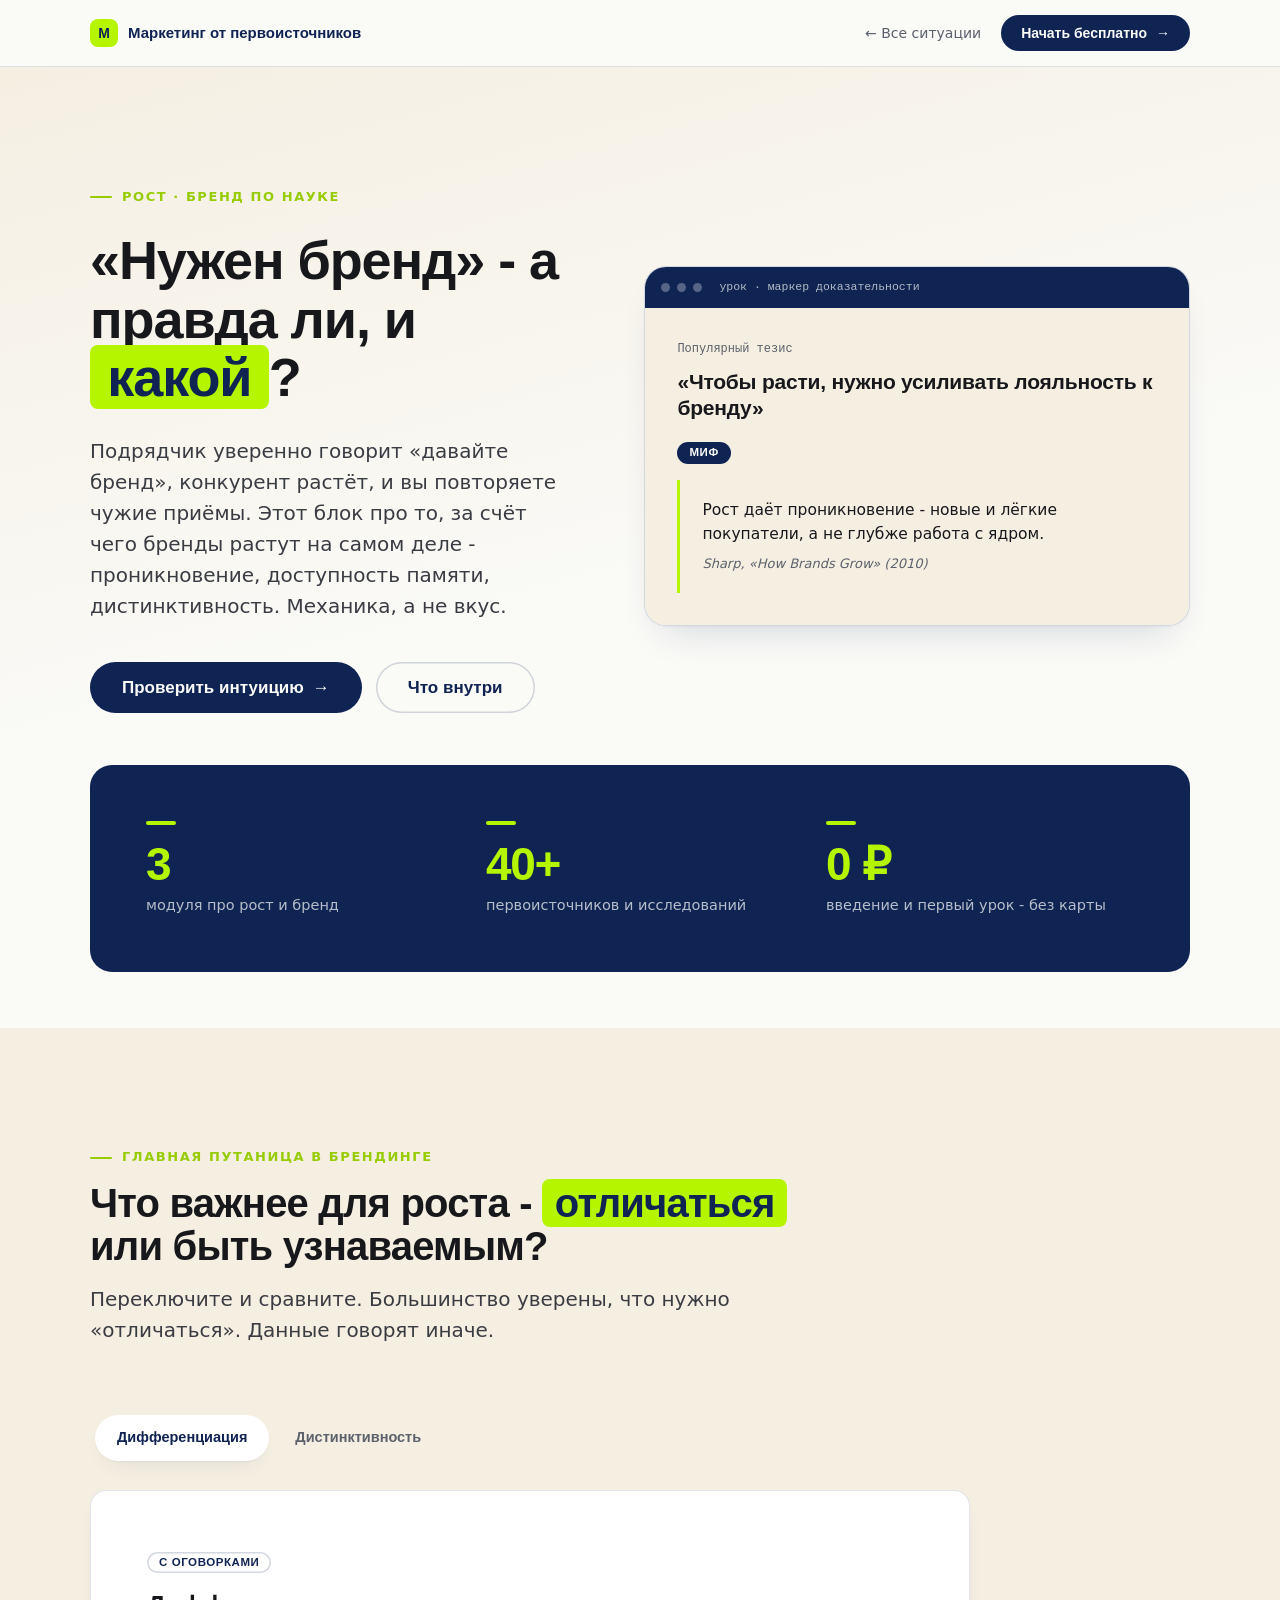
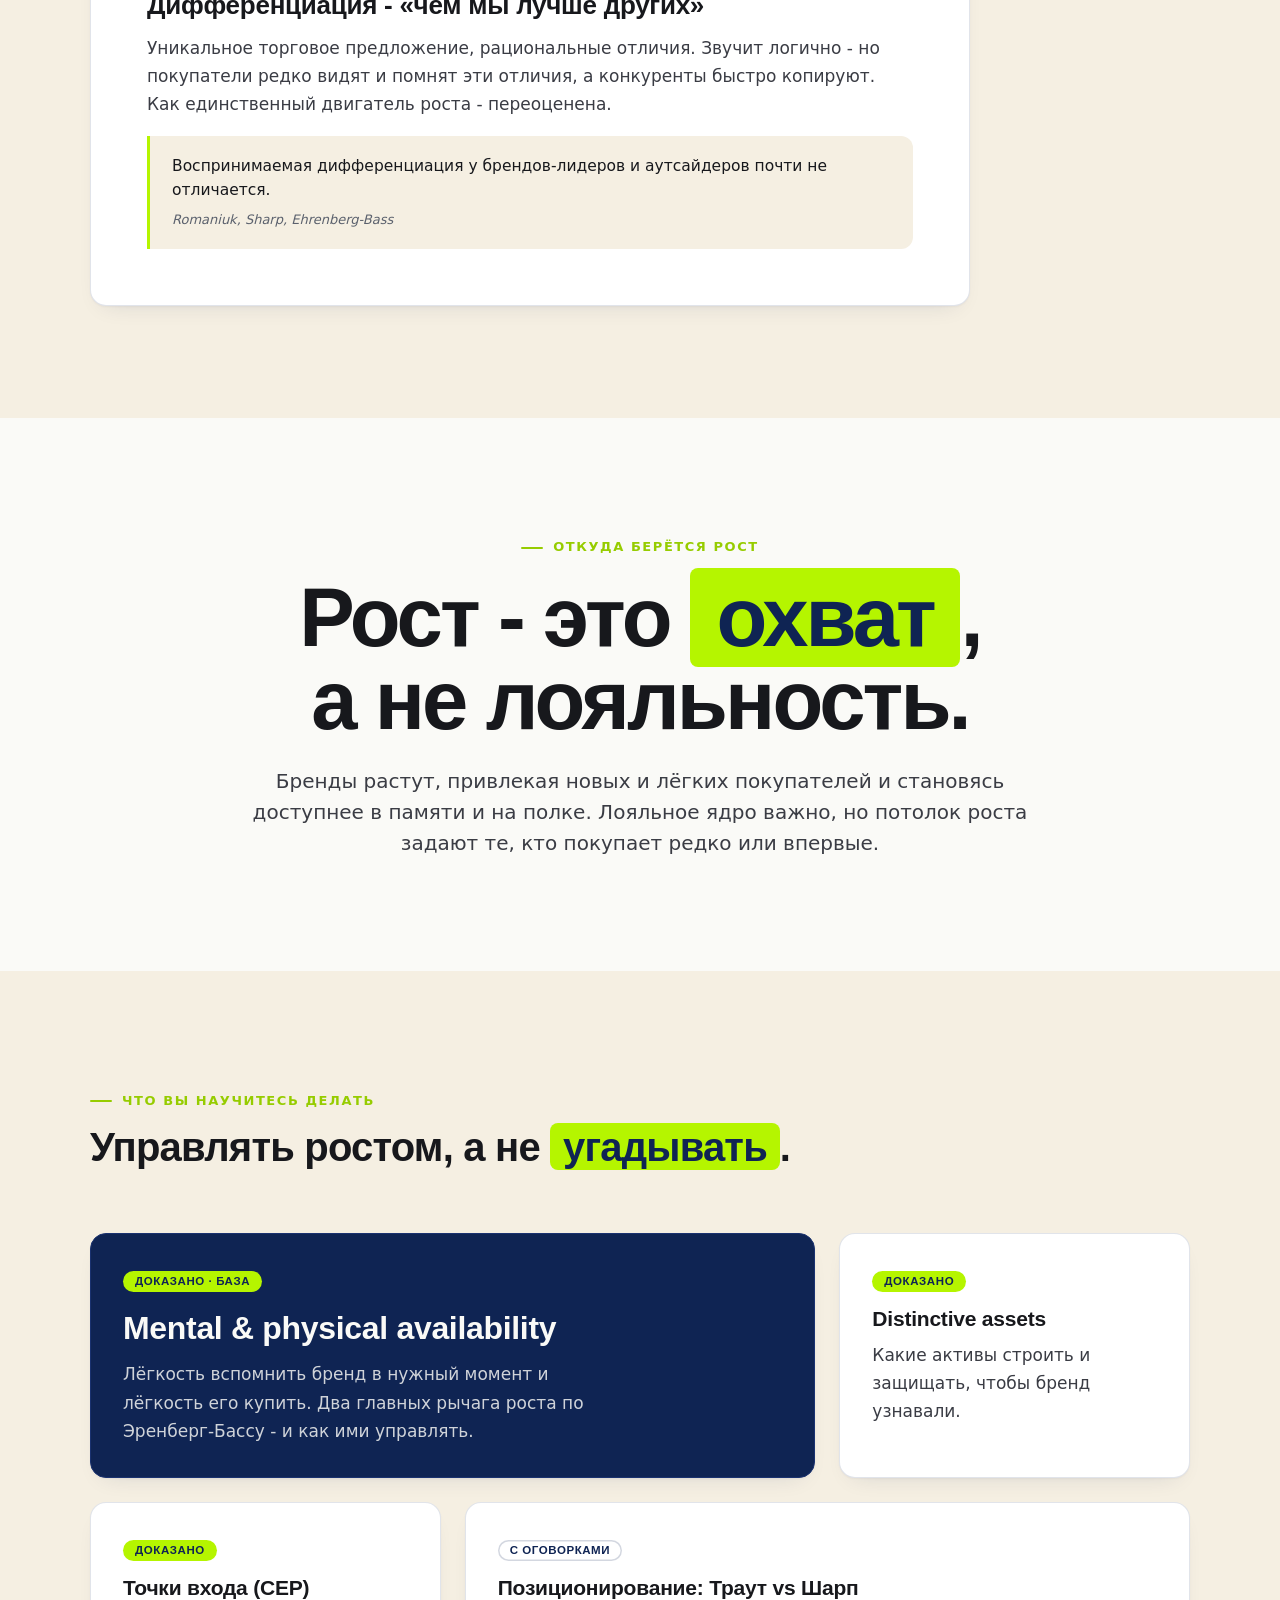
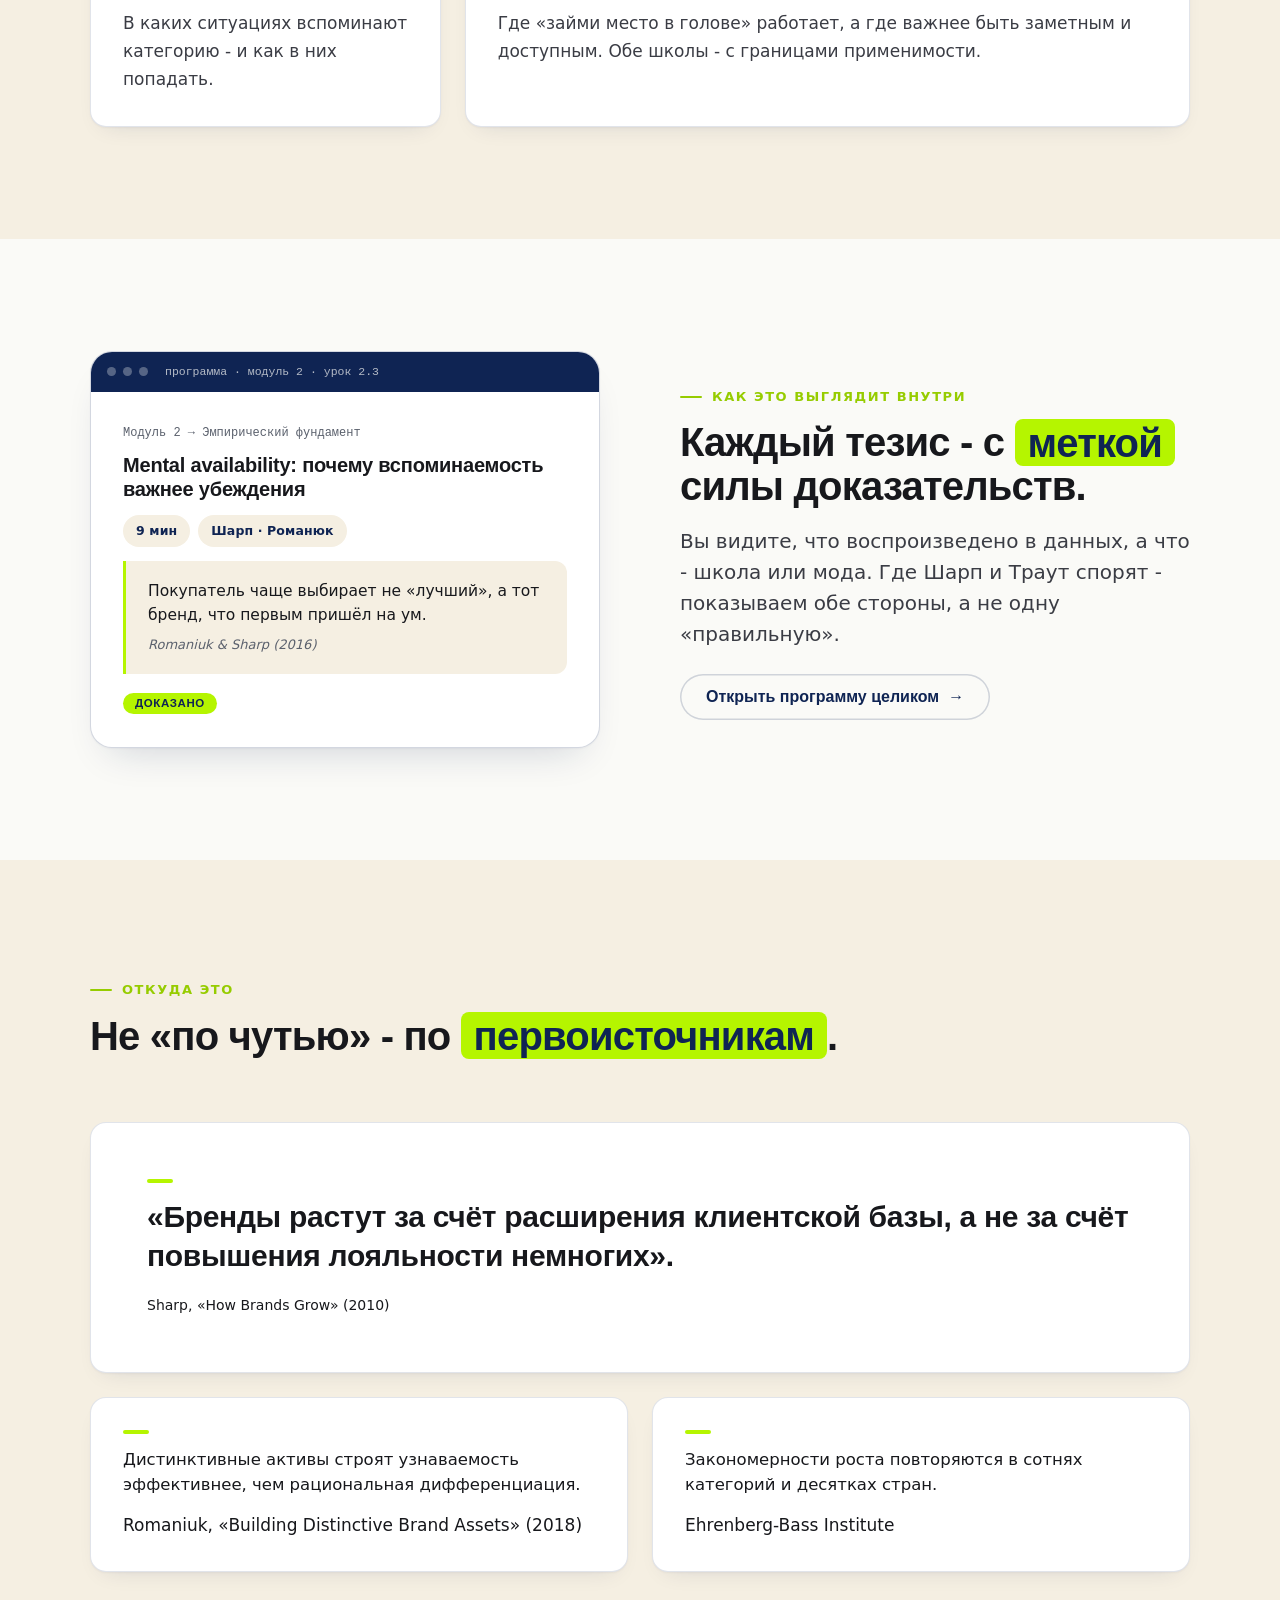
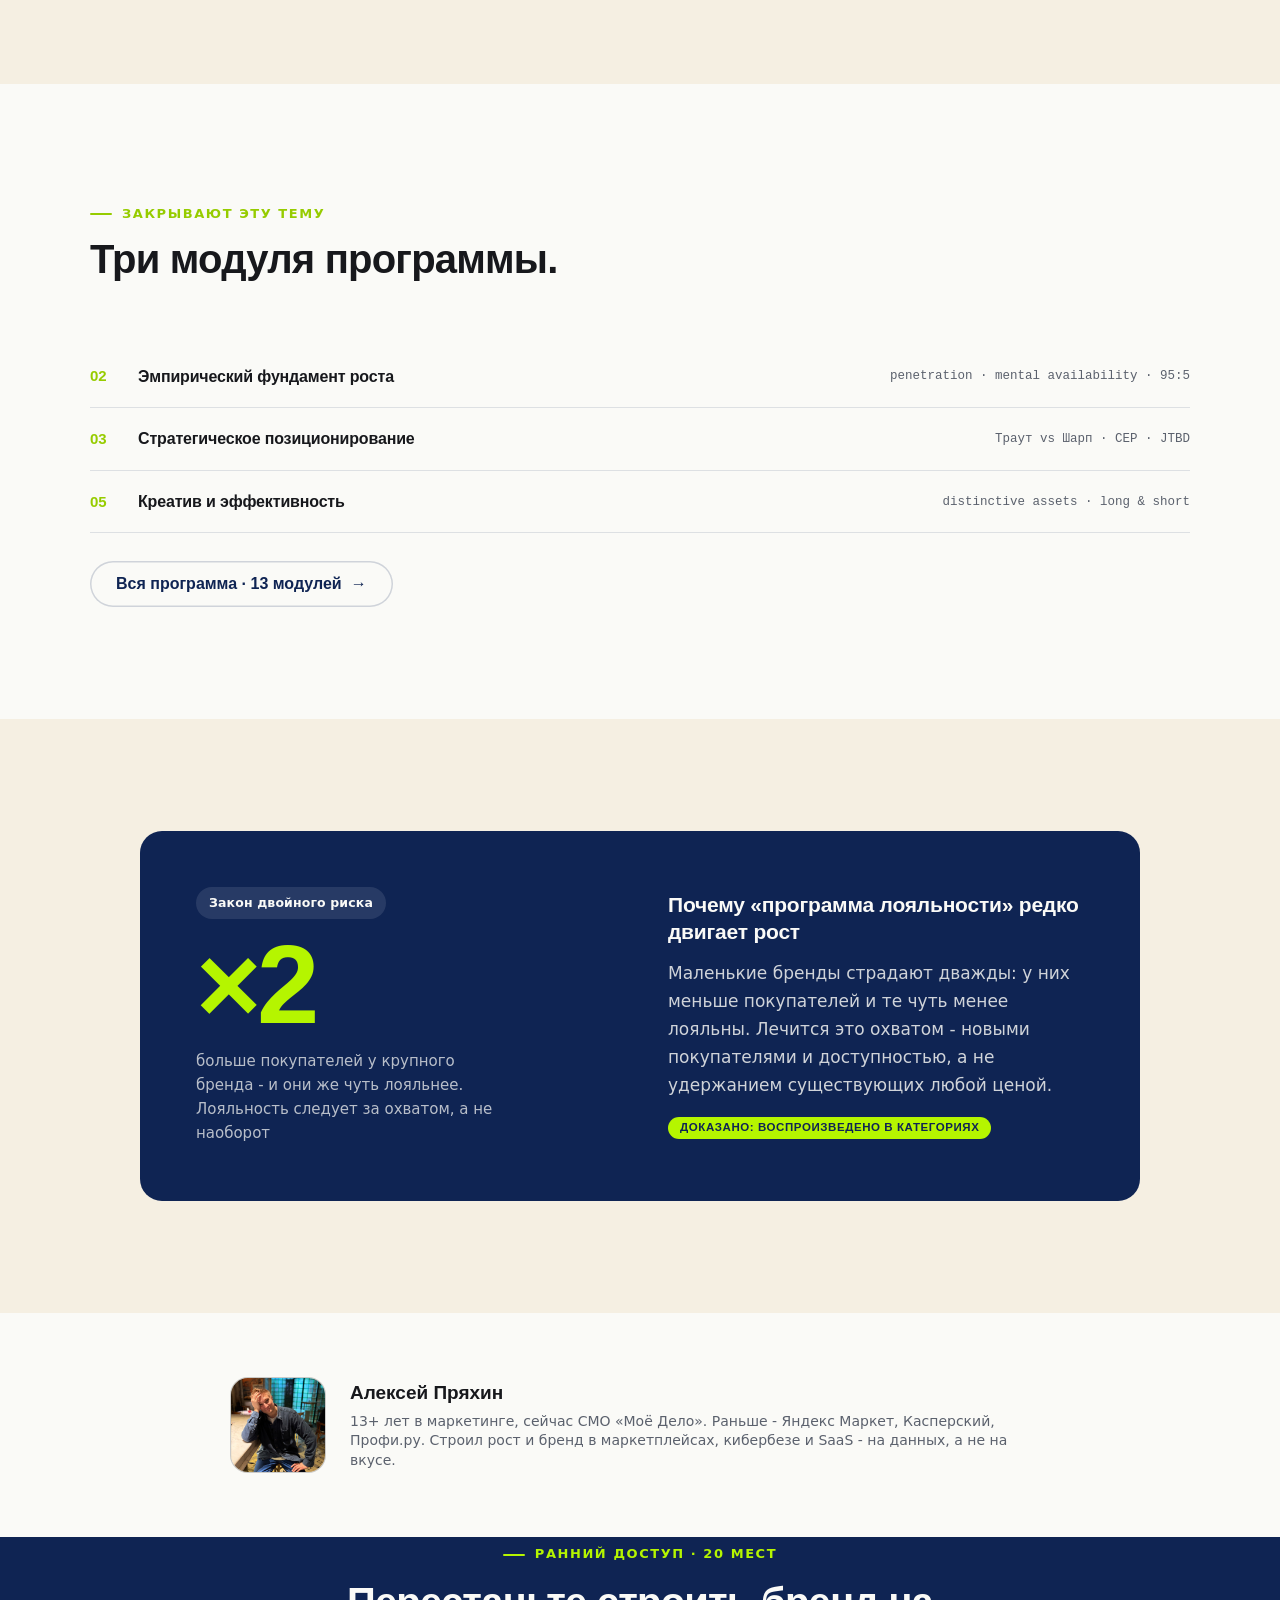
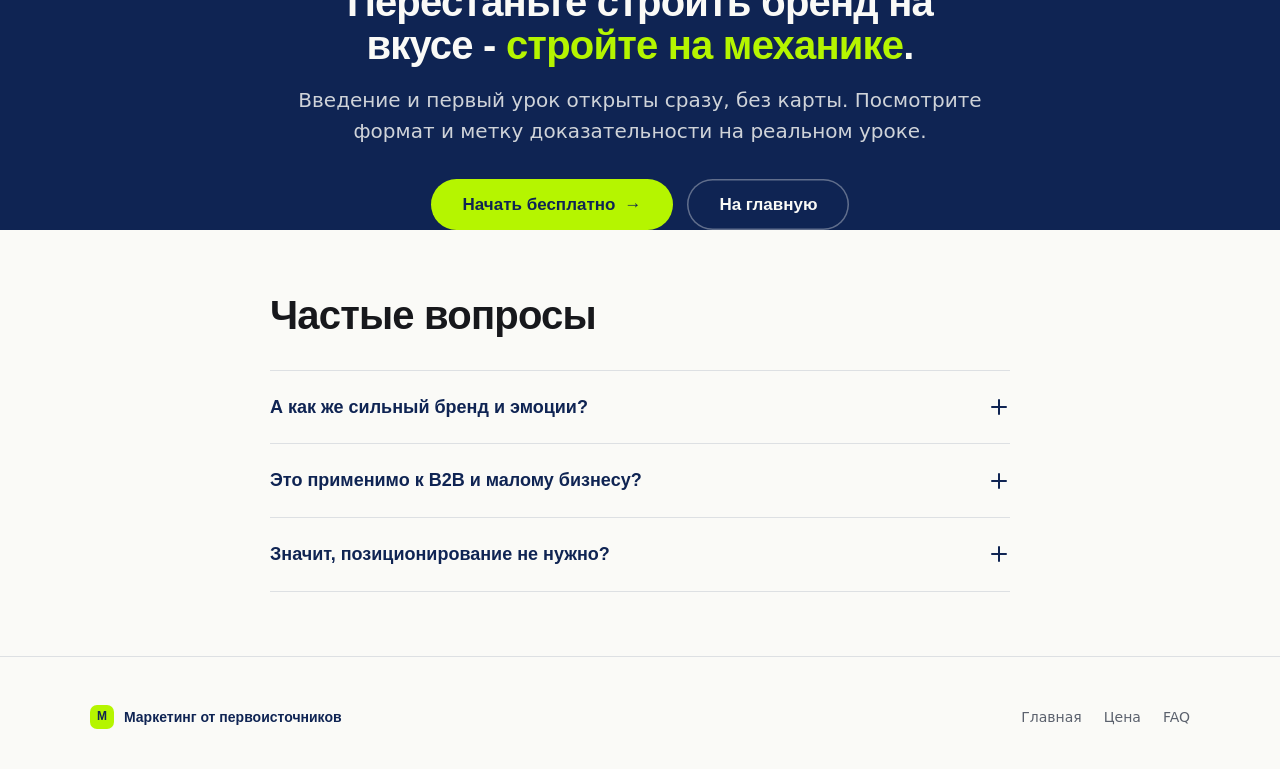
<file: rost.html>
<!DOCTYPE html>
<html lang="ru">
<head>
<meta charset="UTF-8">
<meta name="viewport" content="width=device-width, initial-scale=1.0">
<meta name="robots" content="noindex, nofollow">
<title>Растить бренд по науке - Маркетинг от первоисточников</title>
<meta name="description" content="Как растут бренды на самом деле: проникновение, mental availability, дистинктивность и позиционирование - на данных, а не на вкусе.">
<link rel="icon" type="image/svg+xml" href="assets/favicon.svg">
<link rel="preconnect" href="https://api.fontshare.com" crossorigin>
<link rel="stylesheet" href="app.css">
<script>
(function(){try{var rm=window.matchMedia&&matchMedia('(prefers-reduced-motion: reduce)').matches;
if(!rm&&'IntersectionObserver' in window)document.documentElement.classList.add('has-reveal');}catch(e){}})();
</script>
</head>
<body>

<!-- NAV -->
<nav class="nav">
  <div class="container">
    <a class="brand" href="index.html"><span class="mark">М</span> Маркетинг от первоисточников</a>
    <span class="spacer"></span>
    <a class="back" href="index.html#cep">← Все ситуации</a>
    <a class="btn btn-primary btn-sm" href="index.html#price" style="padding:11px 20px;font-size:14px">Начать бесплатно <span class="arr">→</span></a>
  </div>
</nav>

<!-- HERO -->
<header style="background:linear-gradient(165deg,var(--cream),var(--offwhite) 62%);padding:var(--section-y) 0 130px">
  <div class="container">
    <div class="hero-asym">
      <div class="reveal">
        <span class="eyebrow">Рост · бренд по науке</span>
        <h1 style="margin-top:24px;line-height:1.08">«Нужен бренд» - а правда ли, и <span class="hl">какой</span>?</h1>
        <p class="lead measure" style="margin-top:30px">Подрядчик уверенно говорит «давайте бренд», конкурент растёт, и вы повторяете чужие приёмы. Этот блок про то, за счёт чего бренды растут на самом деле - проникновение, доступность памяти, дистинктивность. Механика, а не вкус.</p>
        <div style="display:flex;gap:14px;margin-top:40px;flex-wrap:wrap">
          <a class="btn btn-primary btn-lg" href="#compare">Проверить интуицию <span class="arr">→</span></a>
          <a class="btn btn-ghost btn-lg" href="#method">Что внутри</a>
        </div>
      </div>
      <div class="reveal" style="--rd:90ms">
        <div class="screen">
          <div class="bar"><i></i><i></i><i></i><span class="path">урок · маркер доказательности</span></div>
          <div class="body" style="background:var(--cream)">
            <div style="font-size:12px;color:var(--ash);font-family:ui-monospace,monospace;margin-bottom:10px">Популярный тезис</div>
            <div style="font-family:var(--display);font-weight:600;font-size:21px;line-height:1.25;color:var(--ink);letter-spacing:-.01em">«Чтобы расти, нужно усиливать лояльность к бренду»</div>
            <div style="margin:16px 0"><span class="mk mk-myth">Миф</span></div>
            <div class="source"><div class="q">Рост даёт проникновение - новые и лёгкие покупатели, а не глубже работа с ядром.</div><div class="cite">Sharp, «How Brands Grow» (2010)</div></div>
          </div>
        </div>
      </div>
    </div>
  </div>
</header>

<!-- STAT-BAND -->
<div class="container" style="margin-top:-78px;margin-bottom:var(--s8);position:relative;z-index:3">
  <div class="panel panel-navy reveal">
    <div class="stats">
      <div class="stat"><div class="n">3</div><div class="l">модуля про рост и бренд</div></div>
      <div class="stat"><div class="n">40+</div><div class="l">первоисточников и исследований</div></div>
      <div class="stat"><div class="n">0 ₽</div><div class="l">введение и первый урок - без карты</div></div>
    </div>
  </div>
</div>

<!-- ИНТЕРАКТИВ: ДИСТИНКТИВНОСТЬ VS ДИФФЕРЕНЦИАЦИЯ -->
<section class="section bg-cream" id="compare">
  <div class="container">
    <div class="section-head reveal">
      <span class="eyebrow">Главная путаница в брендинге</span>
      <h2 style="margin-top:14px">Что важнее для роста - <span class="hl">отличаться</span> или быть узнаваемым?</h2>
      <p class="lead">Переключите и сравните. Большинство уверены, что нужно «отличаться». Данные говорят иначе.</p>
    </div>
    <div class="reveal" style="max-width:880px">
      <div class="tab-bar" id="cmp" style="margin-bottom:var(--s5)">
        <button class="tab-btn active" data-c="c1">Дифференциация</button>
        <button class="tab-btn" data-c="c2">Дистинктивность</button>
      </div>
      <div class="card" id="c1" style="padding:var(--s8)">
        <span class="mk mk-debated" style="margin-bottom:16px">С оговорками</span>
        <h3 style="font-size:26px">Дифференциация - «чем мы лучше других»</h3>
        <p style="margin-top:12px">Уникальное торговое предложение, рациональные отличия. Звучит логично - но покупатели редко видят и помнят эти отличия, а конкуренты быстро копируют. Как единственный двигатель роста - переоценена.</p>
        <div class="source" style="margin-top:18px"><div class="q">Воспринимаемая дифференциация у брендов-лидеров и аутсайдеров почти не отличается.</div><div class="cite">Romaniuk, Sharp, Ehrenberg-Bass</div></div>
      </div>
      <div class="card" id="c2" style="padding:var(--s8);display:none">
        <span class="mk mk-proven" style="margin-bottom:16px">Доказано</span>
        <h3 style="font-size:26px">Дистинктивность - «нас легко узнать»</h3>
        <p style="margin-top:12px">Цвет, логотип, шрифт, маскот, мелодия - активы, по которым бренд мгновенно узнают и вспоминают в нужный момент. Именно они строят mental availability и тянут рост. Их и нужно системно растить и защищать.</p>
        <div class="source" style="margin-top:18px"><div class="q">Рост - про лёгкость припоминания и покупки, а не про убеждение в превосходстве.</div><div class="cite">Romaniuk, «Building Distinctive Brand Assets» (2018)</div></div>
      </div>
    </div>
  </div>
</section>

<!-- ГИГАНТ -->
<section class="section">
  <div class="container" style="text-align:center">
    <span class="eyebrow reveal" style="justify-content:center">Откуда берётся рост</span>
    <h2 class="reveal" style="font-size:clamp(36px,6.5vw,84px);line-height:1;letter-spacing:-.035em;margin:18px auto 0;max-width:15ch">Рост - это <span class="hl">охват</span>, а не лояльность.</h2>
    <p class="lead reveal" style="margin:24px auto 0;max-width:62ch">Бренды растут, привлекая новых и лёгких покупателей и становясь доступнее в памяти и на полке. Лояльное ядро важно, но потолок роста задают те, кто покупает редко или впервые.</p>
  </div>
</section>

<!-- ЧТО ДАЁТ МЕТОД (bento) -->
<section class="section bg-cream" id="method">
  <div class="container">
    <div class="section-head reveal"><span class="eyebrow">Что вы научитесь делать</span><h2 style="margin-top:14px">Управлять ростом, а не <span class="hl">угадывать</span>.</h2></div>
    <div class="bento">
      <div class="card wide reveal" style="background:var(--navy);border-color:var(--navy-mid)"><span class="mk mk-proven" style="margin-bottom:16px">Доказано · база</span><h3 style="color:var(--offwhite);font-size:clamp(24px,3vw,32px)">Mental &amp; physical availability</h3><p style="margin-top:12px;color:rgba(250,250,247,.82);max-width:46ch">Лёгкость вспомнить бренд в нужный момент и лёгкость его купить. Два главных рычага роста по Эренберг-Бассу - и как ими управлять.</p></div>
      <div class="card reveal"><span class="mk mk-proven" style="margin-bottom:14px">Доказано</span><h3>Distinctive assets</h3><p style="margin-top:8px">Какие активы строить и защищать, чтобы бренд узнавали.</p></div>
      <div class="card reveal" style="--rd:70ms"><span class="mk mk-proven" style="margin-bottom:14px">Доказано</span><h3>Точки входа (CEP)</h3><p style="margin-top:8px">В каких ситуациях вспоминают категорию - и как в них попадать.</p></div>
      <div class="card wide reveal" style="--rd:140ms"><span class="mk mk-debated" style="margin-bottom:14px">С оговорками</span><h3>Позиционирование: Траут vs Шарп</h3><p style="margin-top:8px">Где «займи место в голове» работает, а где важнее быть заметным и доступным. Обе школы - с границами применимости.</p></div>
    </div>
  </div>
</section>

<!-- КАК В КУРСЕ -->
<section class="section">
  <div class="container">
    <div class="split">
      <div class="reveal" style="--rd:90ms">
        <div class="screen">
          <div class="bar"><i></i><i></i><i></i><span class="path">программа · модуль 2 · урок 2.3</span></div>
          <div class="body">
            <div style="font-size:12px;color:var(--ash);font-family:ui-monospace,monospace;margin-bottom:10px">Модуль 2 → Эмпирический фундамент</div>
            <div style="font-family:var(--display);font-weight:600;font-size:20px;line-height:1.2;color:var(--ink);letter-spacing:-.01em">Mental availability: почему вспоминаемость важнее убеждения</div>
            <div style="display:flex;gap:8px;margin:14px 0"><span class="pill">9 мин</span><span class="pill">Шарп · Романюк</span></div>
            <div class="source"><div class="q">Покупатель чаще выбирает не «лучший», а тот бренд, что первым пришёл на ум.</div><div class="cite">Romaniuk &amp; Sharp (2016)</div></div>
            <div style="margin-top:14px"><span class="mk mk-proven">Доказано</span></div>
          </div>
        </div>
      </div>
      <div class="reveal">
        <span class="eyebrow">Как это выглядит внутри</span>
        <h2 style="margin-top:14px">Каждый тезис - с <span class="hl">меткой</span> силы доказательств.</h2>
        <p class="lead measure" style="margin-top:18px">Вы видите, что воспроизведено в данных, а что - школа или мода. Где Шарп и Траут спорят - показываем обе стороны, а не одну «правильную».</p>
        <a class="btn btn-ghost" href="index.html#inside" style="margin-top:24px">Открыть программу целиком <span class="arr">→</span></a>
      </div>
    </div>
  </div>
</section>

<!-- ИСТОЧНИКИ -->
<section class="section bg-cream">
  <div class="container">
    <div class="section-head reveal"><span class="eyebrow">Откуда это</span><h2 style="margin-top:14px">Не «по чутью» - по <span class="hl">первоисточникам</span>.</h2></div>
    <div class="reveal" style="margin-bottom:var(--s5)">
      <div class="card tick" style="padding:var(--s8)"><div style="font-family:var(--display);font-weight:600;font-size:clamp(22px,2.6vw,30px);line-height:1.32;color:var(--ink);letter-spacing:-.01em">«Бренды растут за счёт расширения клиентской базы, а не за счёт повышения лояльности немногих».</div><div class="cite" style="margin-top:18px;font-size:14px">Sharp, «How Brands Grow» (2010)</div></div>
    </div>
    <div class="grid grid-2">
      <div class="card tick reveal"><div style="font-size:16.5px;line-height:1.5;color:var(--ink)">Дистинктивные активы строят узнаваемость эффективнее, чем рациональная дифференциация.</div><div class="cite" style="margin-top:14px">Romaniuk, «Building Distinctive Brand Assets» (2018)</div></div>
      <div class="card tick reveal" style="--rd:70ms"><div style="font-size:16.5px;line-height:1.5;color:var(--ink)">Закономерности роста повторяются в сотнях категорий и десятках стран.</div><div class="cite" style="margin-top:14px">Ehrenberg-Bass Institute</div></div>
    </div>
  </div>
</section>

<!-- МОДУЛИ -->
<section class="section">
  <div class="container">
    <div class="section-head reveal"><span class="eyebrow">Закрывают эту тему</span><h2 style="margin-top:14px">Три модуля программы.</h2></div>
    <div class="reveal">
      <div class="mod"><span class="mn">02</span><span class="mt">Эмпирический фундамент роста</span><span class="mm">penetration · mental availability · 95:5</span></div>
      <div class="mod"><span class="mn">03</span><span class="mt">Стратегическое позиционирование</span><span class="mm">Траут vs Шарп · CEP · JTBD</span></div>
      <div class="mod"><span class="mn">05</span><span class="mt">Креатив и эффективность</span><span class="mm">distinctive assets · long & short</span></div>
    </div>
    <a class="btn btn-ghost" href="index.html#inside" style="margin-top:28px">Вся программа · 13 модулей <span class="arr">→</span></a>
  </div>
</section>

<!-- МИНИ-КЕЙС (giant) -->
<section class="section bg-cream">
  <div class="container">
    <div class="panel panel-navy reveal" style="max-width:1000px;margin:0 auto">
      <div class="split" style="align-items:center;gap:var(--s8)">
        <div>
          <span class="pill" style="margin-bottom:18px">Закон двойного риска</span>
          <div style="font-family:var(--display);font-weight:700;font-size:clamp(64px,10vw,112px);color:var(--lime);line-height:.85;letter-spacing:-.04em">×2</div>
          <div style="color:rgba(250,250,247,.72);margin-top:16px;max-width:300px;font-size:15px">больше покупателей у крупного бренда - и они же чуть лояльнее. Лояльность следует за охватом, а не наоборот</div>
        </div>
        <div>
          <h3 style="color:var(--offwhite)">Почему «программа лояльности» редко двигает рост</h3>
          <p style="color:rgba(250,250,247,.82);margin-top:14px">Маленькие бренды страдают дважды: у них меньше покупателей и те чуть менее лояльны. Лечится это охватом - новыми покупателями и доступностью, а не удержанием существующих любой ценой.</p>
          <span class="mk mk-proven" style="margin-top:18px;display:inline-flex">Доказано: воспроизведено в категориях</span>
        </div>
      </div>
    </div>
  </div>
</section>

<!-- АВТОР -->
<section class="section-tight">
  <div class="container">
    <div class="author reveal" style="max-width:820px;margin:0 auto">
      <img class="ph" src="assets/photo-alexey.jpeg" alt="Алексей Пряхин" width="96" height="96">
      <div>
        <div class="nm">Алексей Пряхин</div>
        <div class="ro">13+ лет в маркетинге, сейчас CMO «Моё Дело». Раньше - Яндекс Маркет, Касперский, Профи.ру. Строил рост и бренд в маркетплейсах, кибербезе и SaaS - на данных, а не на вкусе.</div>
      </div>
    </div>
  </div>
</section>

<!-- CTA -->
<section class="section-dark" style="text-align:center">
  <div class="container">
    <div class="reveal" style="max-width:720px;margin:0 auto">
      <span class="eyebrow" style="justify-content:center">Ранний доступ · 20 мест</span>
      <h2 style="margin-top:16px">Перестаньте строить бренд на вкусе&nbsp;- <span class="hl">стройте&nbsp;на&nbsp;механике</span>.</h2>
      <p class="lead" style="margin-top:18px">Введение и первый урок открыты сразу, без карты. Посмотрите формат и метку доказательности на реальном уроке.</p>
      <div style="display:flex;gap:14px;justify-content:center;margin-top:32px;flex-wrap:wrap">
        <a class="btn btn-lime btn-lg" href="index.html#price">Начать бесплатно <span class="arr">→</span></a>
        <a class="btn btn-ghost btn-lg" href="index.html">На главную</a>
      </div>
    </div>
  </div>
</section>

<!-- FAQ -->
<section class="section-tight">
  <div class="container" style="max-width:820px">
    <div class="section-head reveal" style="margin-bottom:var(--s6)"><h2>Частые вопросы</h2></div>
    <div class="acc reveal">
      <details><summary>А как же сильный бренд и эмоции?<span class="ic"></span></summary><div class="a">Они важны - но работают через узнаваемость и доступность памяти, а не через «убедили, что мы лучше». Курс показывает, как именно бренд тянет рост.</div></details>
      <details><summary>Это применимо к B2B и малому бизнесу?<span class="ic"></span></summary><div class="a">Законы роста воспроизводятся широко, но пропорции и каналы отличаются. Где данные узкие - честно проговариваем границы.</div></details>
      <details><summary>Значит, позиционирование не нужно?<span class="ic"></span></summary><div class="a">Нужно - но как часть системы (точки входа, дистинктивность), а не как «займём место в голове» само по себе. Показываем, где какая школа работает.</div></details>
    </div>
  </div>
</section>

<!-- FOOTER -->
<footer class="footer">
  <div class="container">
    <div class="grid">
      <a class="brand" href="index.html" style="display:flex;align-items:center;gap:10px;font-family:var(--display);font-weight:600;color:var(--navy)"><span style="width:24px;height:24px;background:var(--lime);border-radius:7px;display:flex;align-items:center;justify-content:center;font-size:12px">М</span> Маркетинг от первоисточников</a>
      <div style="display:flex;gap:22px;flex-wrap:wrap"><a href="index.html">Главная</a><a href="index.html#price">Цена</a><a href="index.html#faq">FAQ</a></div>
    </div>
  </div>
</footer>

<script>
/* Переключатель дистинктивность/дифференциация */
(function(){
  var bar=document.getElementById('cmp'); if(!bar) return;
  bar.querySelectorAll('.tab-btn').forEach(function(b){
    b.addEventListener('click',function(){
      bar.querySelectorAll('.tab-btn').forEach(function(x){x.classList.remove('active')});
      b.classList.add('active');
      document.getElementById('c1').style.display = b.dataset.c==='c1'?'block':'none';
      document.getElementById('c2').style.display = b.dataset.c==='c2'?'block':'none';
    });
  });
})();
/* Reveal */
(function(){
  var root=document.documentElement;
  if(!root.classList.contains('has-reveal'))return;
  try{
    var els=[].slice.call(document.querySelectorAll('.reveal'));
    if(!els.length){root.classList.remove('has-reveal');return;}
    els.forEach(function(el){var p=el.parentElement;if(!p)return;var sibs=[].filter.call(p.children,function(c){return c.classList&&c.classList.contains('reveal')});var k=sibs.indexOf(el);if(k>0&&!el.style.getPropertyValue('--rd'))el.style.setProperty('--rd',Math.min(k,5)*70+'ms')});
    var io=new IntersectionObserver(function(en){en.forEach(function(e){if(e.isIntersecting){e.target.classList.add('in');io.unobserve(e.target)}})},{rootMargin:'0px 0px -8% 0px',threshold:.08});
    els.forEach(function(el){io.observe(el)});
  }catch(e){root.classList.remove('has-reveal')}
})();
</script>
  <script src="review.js" defer></script>
</body>
</html>
</file>
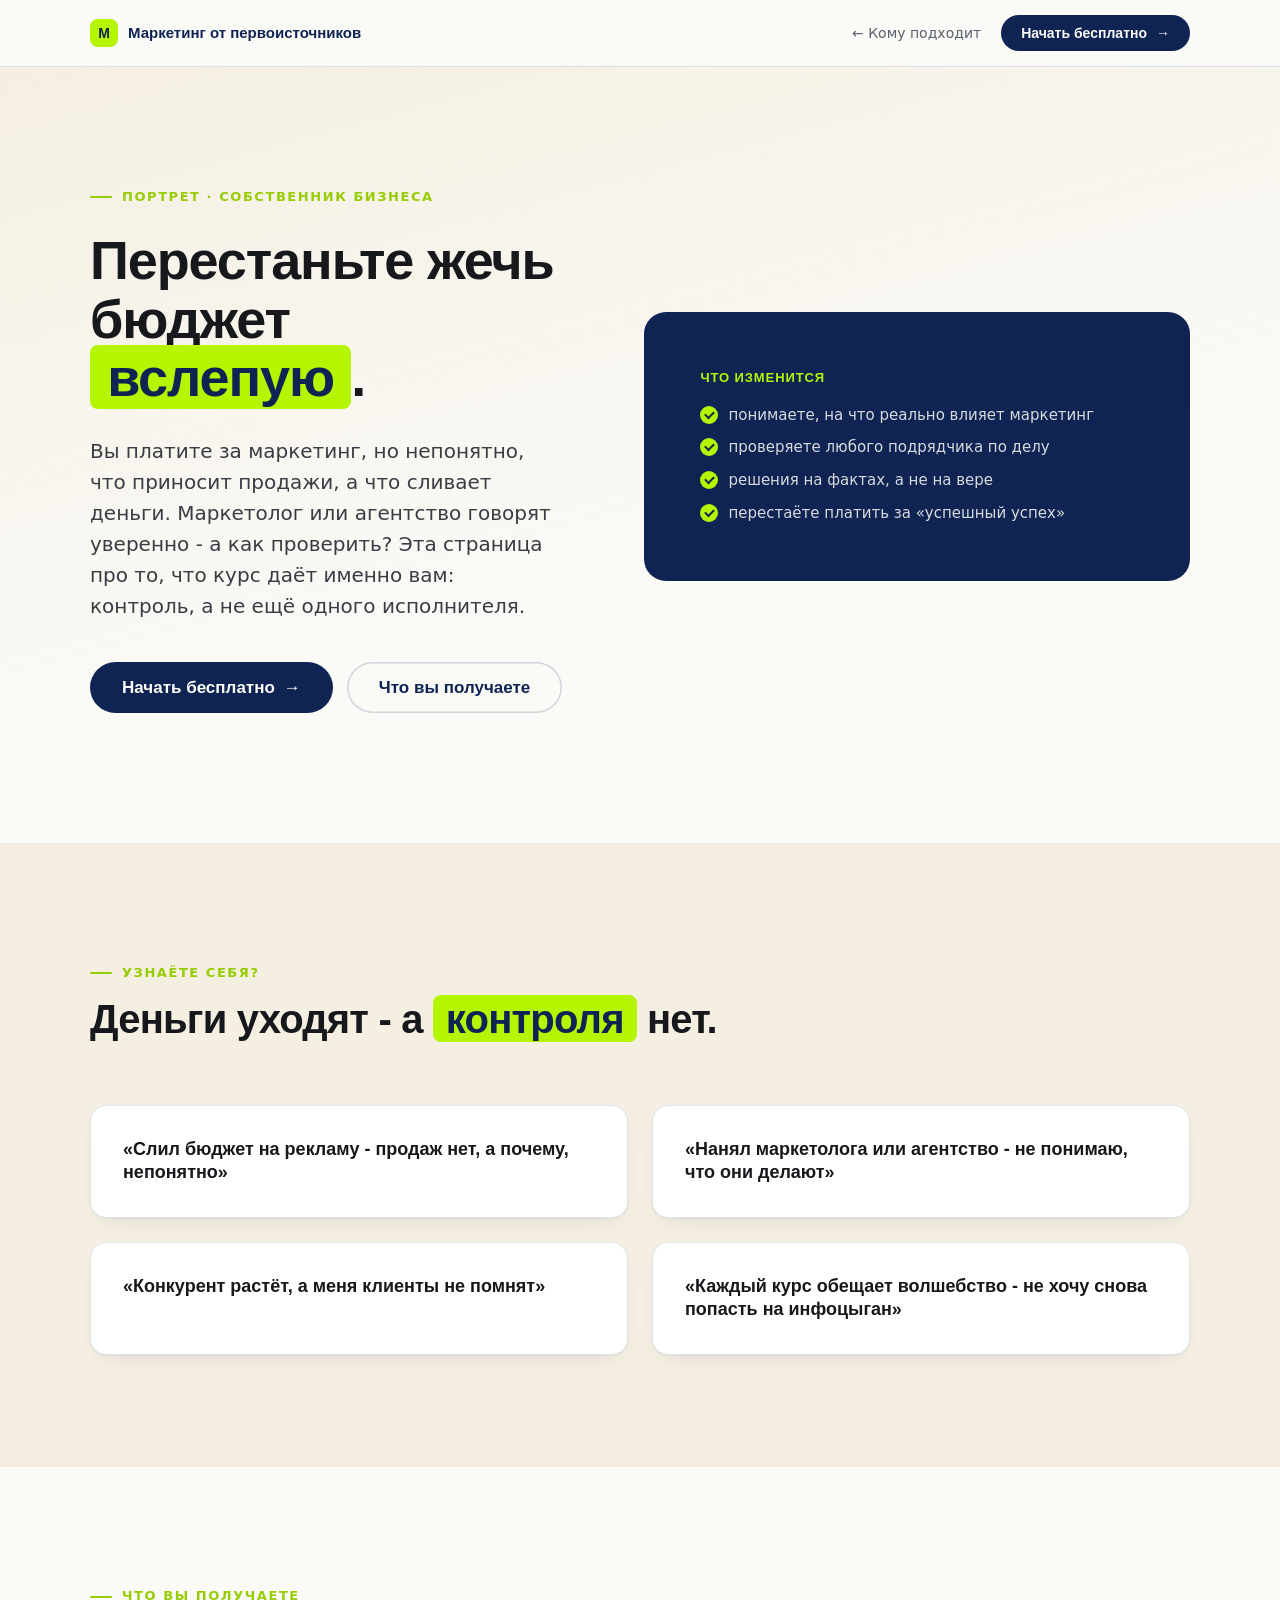
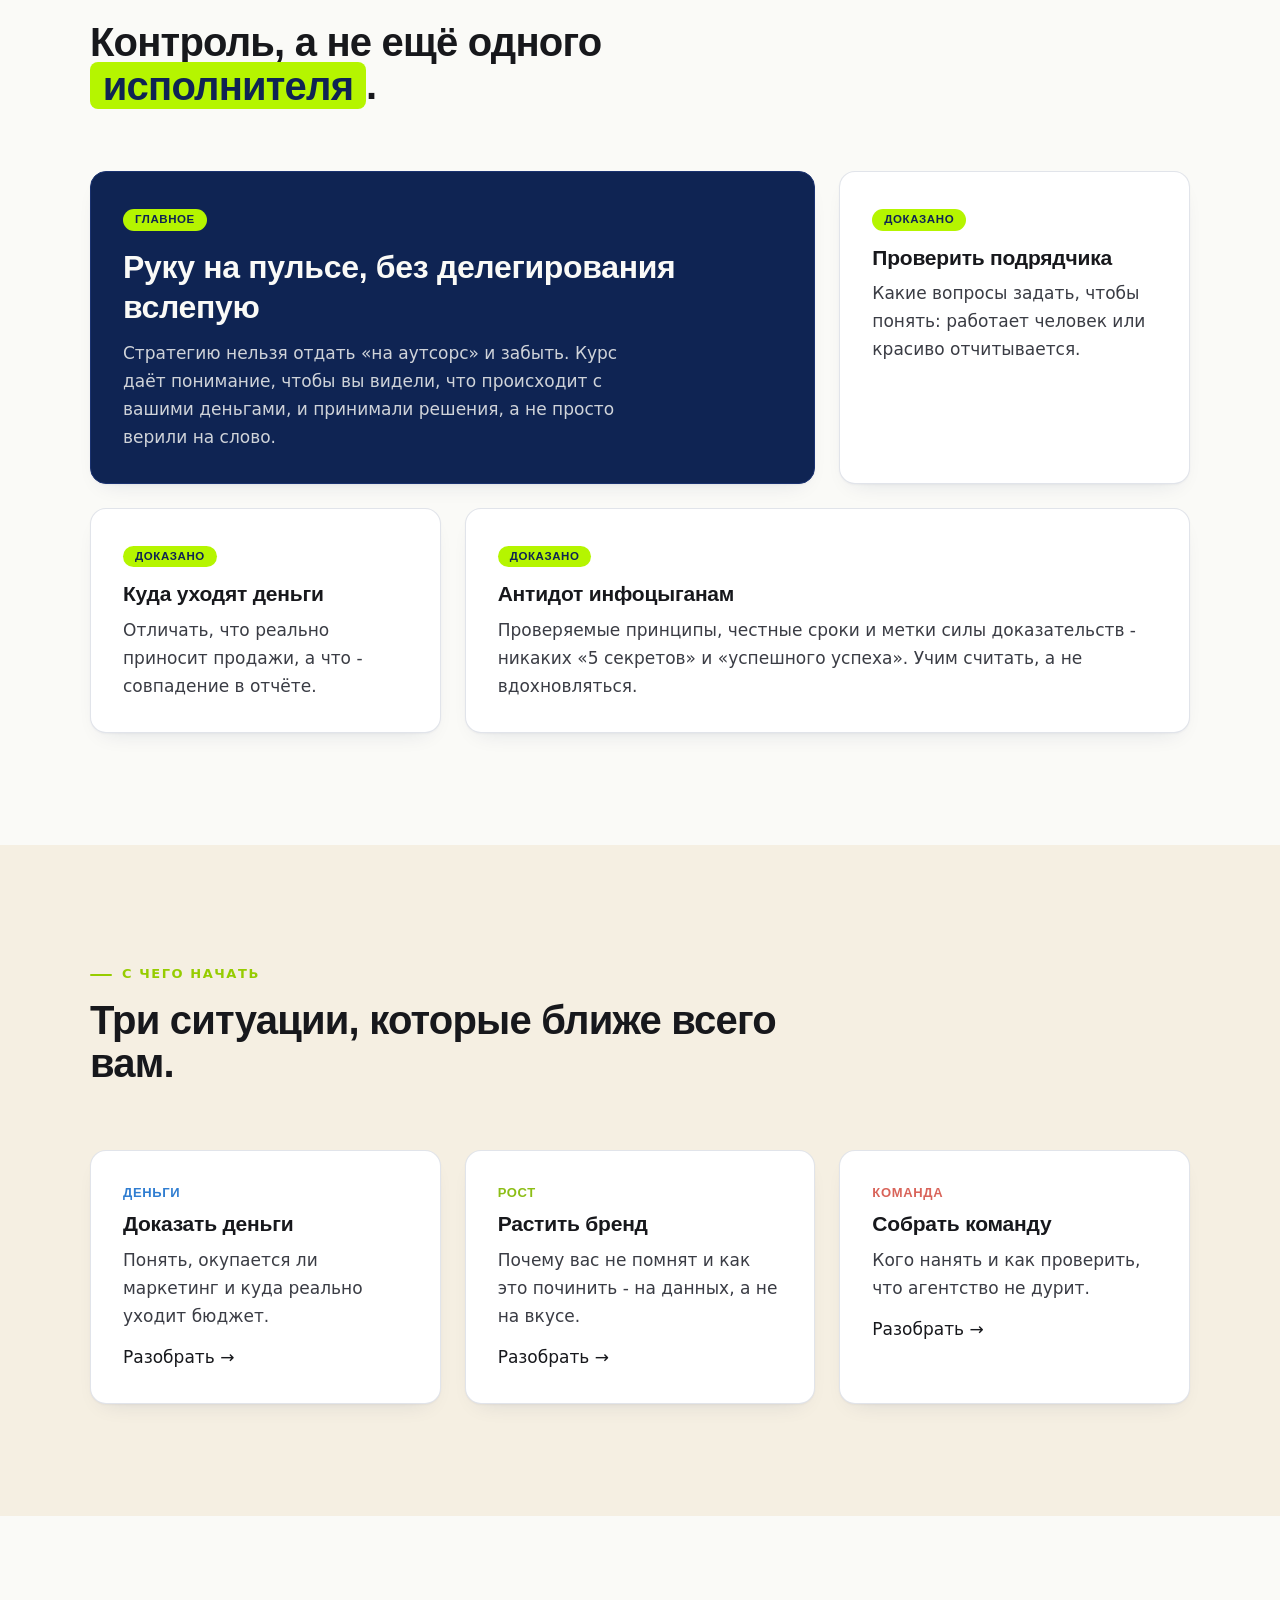
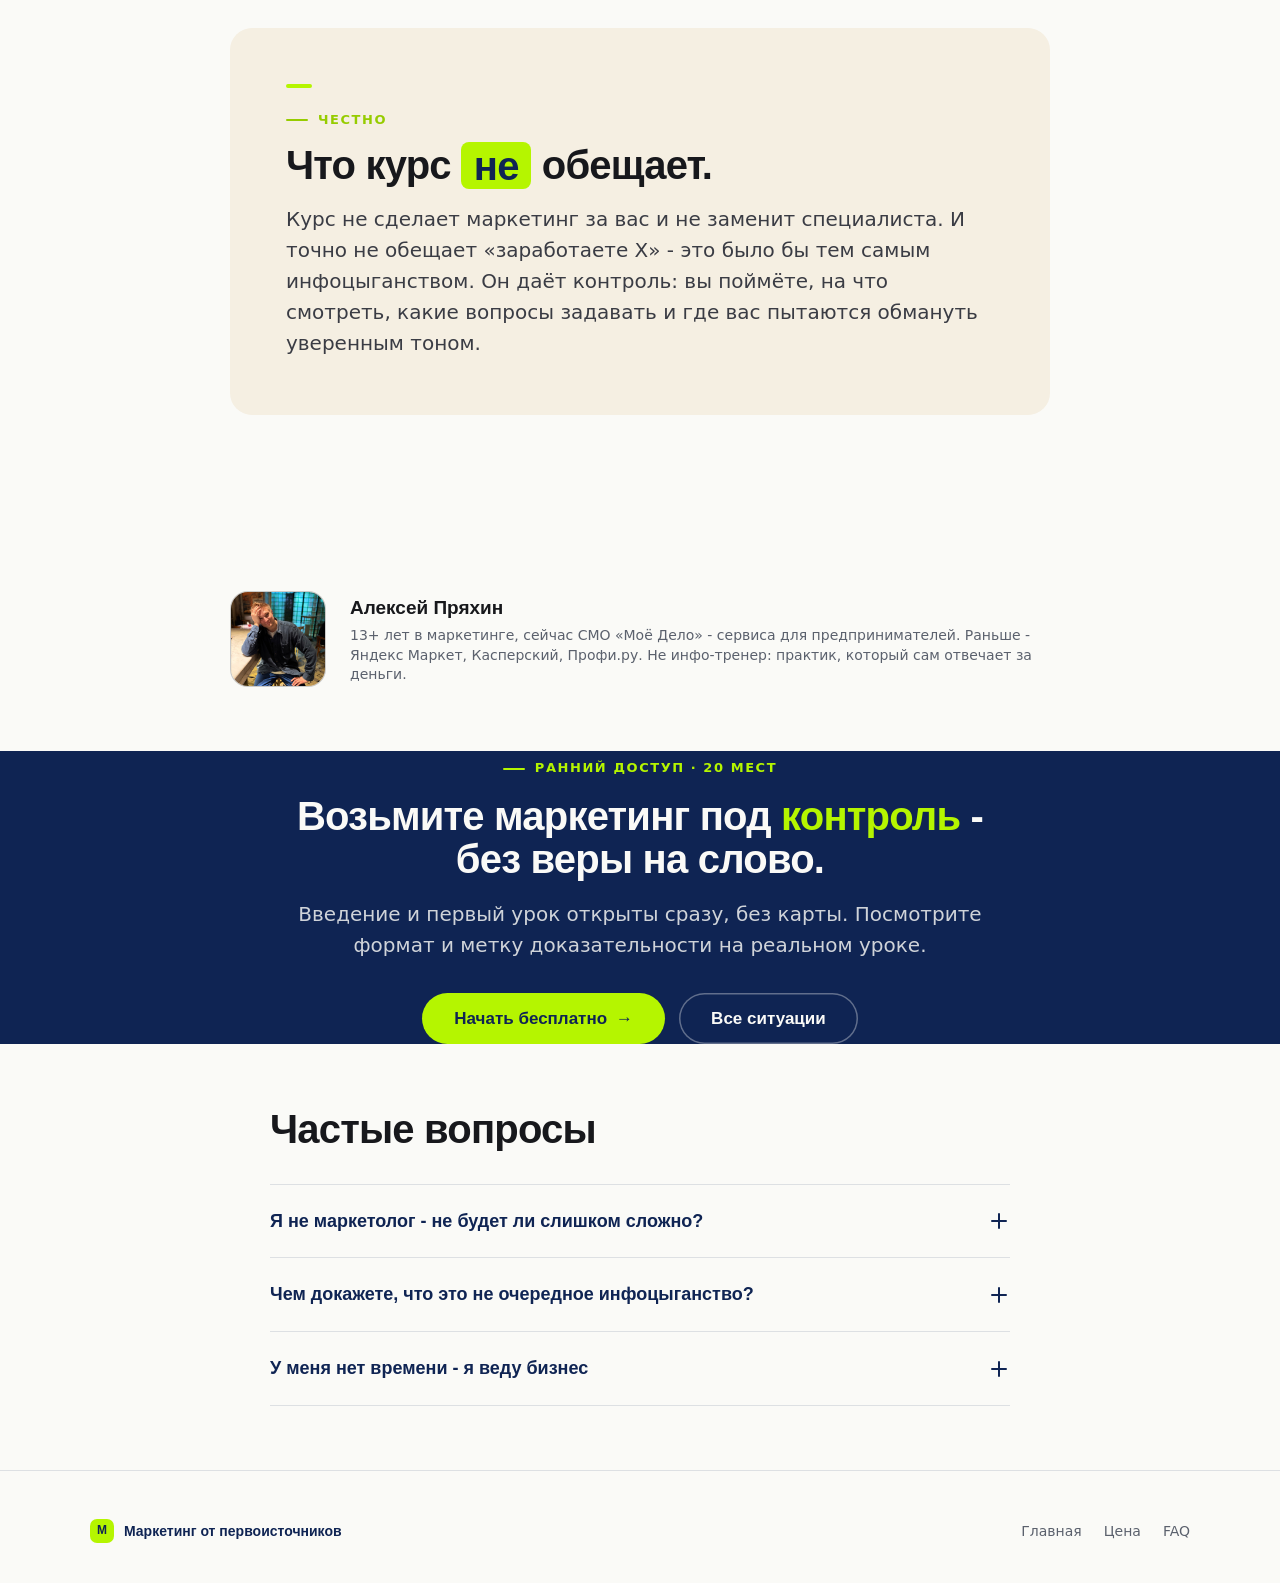
<file: vladelec.html>
<!DOCTYPE html>
<html lang="ru">
<head>
<meta charset="UTF-8">
<meta name="viewport" content="width=device-width, initial-scale=1.0">
<meta name="robots" content="noindex, nofollow">
<title>Владельцу бизнеса: контроль над маркетингом без инфоцыган - Маркетинг от первоисточников</title>
<meta name="description" content="Для собственника бизнеса: понять, на что реально влияет маркетинг, проверить любого подрядчика и перестать жечь бюджет вслепую. Контроль, а не ещё один исполнитель.">
<link rel="icon" type="image/svg+xml" href="assets/favicon.svg">
<link rel="preconnect" href="https://api.fontshare.com" crossorigin>
<link rel="stylesheet" href="app.css">
<script>
(function(){try{var rm=window.matchMedia&&matchMedia('(prefers-reduced-motion: reduce)').matches;
if(!rm&&'IntersectionObserver' in window)document.documentElement.classList.add('has-reveal');}catch(e){}})();
</script>
</head>
<body>

<!-- NAV -->
<nav class="nav">
  <div class="container">
    <a class="brand" href="index.html"><span class="mark">М</span> Маркетинг от первоисточников</a>
    <span class="spacer"></span>
    <a class="back" href="index.html#audience">← Кому подходит</a>
    <a class="btn btn-primary btn-sm" href="index.html#price" style="padding:11px 20px;font-size:14px">Начать бесплатно <span class="arr">→</span></a>
  </div>
</nav>

<!-- HERO -->
<header style="background:linear-gradient(165deg,var(--cream),var(--offwhite) 62%);padding:var(--section-y) 0 130px">
  <div class="container">
    <div class="hero-asym">
      <div class="reveal">
        <span class="eyebrow">Портрет · собственник бизнеса</span>
        <h1 style="margin-top:24px;line-height:1.08">Перестаньте жечь бюджет <span class="hl">вслепую</span>.</h1>
        <p class="lead measure" style="margin-top:30px">Вы платите за маркетинг, но непонятно, что приносит продажи, а что сливает деньги. Маркетолог или агентство говорят уверенно - а как проверить? Эта страница про то, что курс даёт именно вам: контроль, а не ещё одного исполнителя.</p>
        <div style="display:flex;gap:14px;margin-top:40px;flex-wrap:wrap">
          <a class="btn btn-primary btn-lg" href="index.html#price">Начать бесплатно <span class="arr">→</span></a>
          <a class="btn btn-ghost btn-lg" href="#get">Что вы получаете</a>
        </div>
      </div>
      <div class="reveal" style="--rd:90ms">
        <div class="panel panel-navy">
          <div style="font-size:13px;text-transform:uppercase;letter-spacing:.07em;color:var(--lime);font-weight:600;font-family:var(--display)">Что изменится</div>
          <ul class="check-list" style="margin-top:16px">
            <li>понимаете, на что реально влияет маркетинг</li>
            <li>проверяете любого подрядчика по делу</li>
            <li>решения на фактах, а не на вере</li>
            <li>перестаёте платить за «успешный успех»</li>
          </ul>
        </div>
      </div>
    </div>
  </div>
</header>

<!-- УЗНАЁТЕ СЕБЯ -->
<section class="section bg-cream">
  <div class="container">
    <div class="section-head reveal"><span class="eyebrow">Узнаёте себя?</span><h2 style="margin-top:14px">Деньги уходят - а <span class="hl">контроля</span> нет.</h2></div>
    <div class="grid grid-2">
      <div class="card reveal"><p style="font-family:var(--display);font-weight:600;font-size:18px;color:var(--ink);line-height:1.3">«Слил бюджет на рекламу - продаж нет, а почему, непонятно»</p></div>
      <div class="card reveal" style="--rd:60ms"><p style="font-family:var(--display);font-weight:600;font-size:18px;color:var(--ink);line-height:1.3">«Нанял маркетолога или агентство - не понимаю, что они делают»</p></div>
      <div class="card reveal" style="--rd:120ms"><p style="font-family:var(--display);font-weight:600;font-size:18px;color:var(--ink);line-height:1.3">«Конкурент растёт, а меня клиенты не помнят»</p></div>
      <div class="card reveal" style="--rd:180ms"><p style="font-family:var(--display);font-weight:600;font-size:18px;color:var(--ink);line-height:1.3">«Каждый курс обещает волшебство - не хочу снова попасть на инфоцыган»</p></div>
    </div>
  </div>
</section>

<!-- ЧТО ВЫ ПОЛУЧАЕТЕ -->
<section class="section" id="get">
  <div class="container">
    <div class="section-head reveal"><span class="eyebrow">Что вы получаете</span><h2 style="margin-top:14px">Контроль, а не ещё одного <span class="hl">исполнителя</span>.</h2></div>
    <div class="bento">
      <div class="card wide reveal" style="background:var(--navy);border-color:var(--navy-mid)"><span class="mk mk-proven" style="margin-bottom:16px">Главное</span><h3 style="color:var(--offwhite);font-size:clamp(24px,3vw,32px)">Руку на пульсе, без делегирования вслепую</h3><p style="margin-top:12px;color:rgba(250,250,247,.82);max-width:46ch">Стратегию нельзя отдать «на аутсорс» и забыть. Курс даёт понимание, чтобы вы видели, что происходит с вашими деньгами, и принимали решения, а не просто верили на слово.</p></div>
      <div class="card reveal"><span class="mk mk-proven" style="margin-bottom:14px">Доказано</span><h3>Проверить подрядчика</h3><p style="margin-top:8px">Какие вопросы задать, чтобы понять: работает человек или красиво отчитывается.</p></div>
      <div class="card reveal" style="--rd:70ms"><span class="mk mk-proven" style="margin-bottom:14px">Доказано</span><h3>Куда уходят деньги</h3><p style="margin-top:8px">Отличать, что реально приносит продажи, а что - совпадение в отчёте.</p></div>
      <div class="card wide reveal" style="--rd:140ms"><span class="mk mk-proven" style="margin-bottom:14px">Доказано</span><h3>Антидот инфоцыганам</h3><p style="margin-top:8px">Проверяемые принципы, честные сроки и метки силы доказательств - никаких «5 секретов» и «успешного успеха». Учим считать, а не вдохновляться.</p></div>
    </div>
  </div>
</section>

<!-- С ЧЕГО НАЧАТЬ -->
<section class="section bg-cream">
  <div class="container">
    <div class="section-head reveal"><span class="eyebrow">С чего начать</span><h2 style="margin-top:14px">Три ситуации, которые ближе всего вам.</h2></div>
    <div class="grid grid-3">
      <a class="card reveal" href="okupaemost.html" style="text-decoration:none;display:block"><div style="font-family:var(--display);font-weight:700;font-size:13px;color:#2f7dd1;text-transform:uppercase;letter-spacing:.05em">Деньги</div><h3 style="margin-top:8px">Доказать деньги</h3><p style="margin-top:8px">Понять, окупается ли маркетинг и куда реально уходит бюджет.</p><span class="back" style="margin-top:14px;display:inline-block">Разобрать <span class="arr">→</span></span></a>
      <a class="card reveal" href="rost.html" style="--rd:70ms;text-decoration:none;display:block"><div style="font-family:var(--display);font-weight:700;font-size:13px;color:#8cbe16;text-transform:uppercase;letter-spacing:.05em">Рост</div><h3 style="margin-top:8px">Растить бренд</h3><p style="margin-top:8px">Почему вас не помнят и как это починить - на данных, а не на вкусе.</p><span class="back" style="margin-top:14px;display:inline-block">Разобрать <span class="arr">→</span></span></a>
      <a class="card reveal" href="komanda.html" style="--rd:140ms;text-decoration:none;display:block"><div style="font-family:var(--display);font-weight:700;font-size:13px;color:#d9645a;text-transform:uppercase;letter-spacing:.05em">Команда</div><h3 style="margin-top:8px">Собрать команду</h3><p style="margin-top:8px">Кого нанять и как проверить, что агентство не дурит.</p><span class="back" style="margin-top:14px;display:inline-block">Разобрать <span class="arr">→</span></span></a>
    </div>
  </div>
</section>

<!-- ЧЕСТНАЯ РАМКА -->
<section class="section">
  <div class="container">
    <div class="panel panel-cream tick reveal" style="max-width:820px;margin:0 auto">
      <span class="eyebrow">Честно</span>
      <h2 style="margin-top:14px">Что курс <span class="hl">не</span> обещает.</h2>
      <p class="lead" style="margin-top:16px;max-width:62ch">Курс не сделает маркетинг за вас и не заменит специалиста. И точно не обещает «заработаете X» - это было бы тем самым инфоцыганством. Он даёт контроль: вы поймёте, на что смотреть, какие вопросы задавать и где вас пытаются обмануть уверенным тоном.</p>
    </div>
  </div>
</section>

<!-- АВТОР -->
<section class="section-tight">
  <div class="container">
    <div class="author reveal" style="max-width:820px;margin:0 auto">
      <img class="ph" src="assets/photo-alexey.jpeg" alt="Алексей Пряхин" width="96" height="96">
      <div>
        <div class="nm">Алексей Пряхин</div>
        <div class="ro">13+ лет в маркетинге, сейчас CMO «Моё Дело» - сервиса для предпринимателей. Раньше - Яндекс Маркет, Касперский, Профи.ру. Не инфо-тренер: практик, который сам отвечает за деньги.</div>
      </div>
    </div>
  </div>
</section>

<!-- CTA -->
<section class="section-dark" style="text-align:center">
  <div class="container">
    <div class="reveal" style="max-width:720px;margin:0 auto">
      <span class="eyebrow" style="justify-content:center">Ранний доступ · 20 мест</span>
      <h2 style="margin-top:16px">Возьмите маркетинг под <span class="hl">контроль</span> - без веры на слово.</h2>
      <p class="lead" style="margin-top:18px">Введение и первый урок открыты сразу, без карты. Посмотрите формат и метку доказательности на реальном уроке.</p>
      <div style="display:flex;gap:14px;justify-content:center;margin-top:32px;flex-wrap:wrap">
        <a class="btn btn-lime btn-lg" href="index.html#price">Начать бесплатно <span class="arr">→</span></a>
        <a class="btn btn-ghost btn-lg" href="index.html#cep">Все ситуации</a>
      </div>
    </div>
  </div>
</section>

<!-- FAQ -->
<section class="section-tight">
  <div class="container" style="max-width:820px">
    <div class="section-head reveal" style="margin-bottom:var(--s6)"><h2>Частые вопросы</h2></div>
    <div class="acc reveal">
      <details><summary>Я не маркетолог - не будет ли слишком сложно?<span class="ic"></span></summary><div class="a">Объясняем на языке симптомов, а не терминов: не «mental availability», а «почему меня не помнят». Цель - чтобы вы поняли суть и могли проверить любого, кто работает на вас.</div></details>
      <details><summary>Чем докажете, что это не очередное инфоцыганство?<span class="ic"></span></summary><div class="a">Каждый тезис - с меткой силы доказательств и ссылкой на первоисточник. Никаких «5 секретов» и обещаний дохода. Честные сроки, проверяемые принципы, без таймеров и накруток.</div></details>
      <details><summary>У меня нет времени - я веду бизнес<span class="ic"></span></summary><div class="a">Формат асинхронный, проходите в своём темпе. Введение и первый урок бесплатны - посмотрите, как это помогает держать маркетинг под контролем, и решите.</div></details>
    </div>
  </div>
</section>

<!-- FOOTER -->
<footer class="footer">
  <div class="container">
    <div class="grid">
      <a class="brand" href="index.html" style="display:flex;align-items:center;gap:10px;font-family:var(--display);font-weight:600;color:var(--navy)"><span style="width:24px;height:24px;background:var(--lime);border-radius:7px;display:flex;align-items:center;justify-content:center;font-size:12px">М</span> Маркетинг от первоисточников</a>
      <div style="display:flex;gap:22px;flex-wrap:wrap"><a href="index.html">Главная</a><a href="index.html#price">Цена</a><a href="index.html#faq">FAQ</a></div>
    </div>
  </div>
</footer>

<script>
(function(){
  var root=document.documentElement;
  if(!root.classList.contains('has-reveal'))return;
  try{
    var els=[].slice.call(document.querySelectorAll('.reveal'));
    if(!els.length){root.classList.remove('has-reveal');return;}
    els.forEach(function(el){var p=el.parentElement;if(!p)return;var sibs=[].filter.call(p.children,function(c){return c.classList&&c.classList.contains('reveal')});var k=sibs.indexOf(el);if(k>0&&!el.style.getPropertyValue('--rd'))el.style.setProperty('--rd',Math.min(k,5)*70+'ms')});
    var io=new IntersectionObserver(function(en){en.forEach(function(e){if(e.isIntersecting){e.target.classList.add('in');io.unobserve(e.target)}})},{rootMargin:'0px 0px -8% 0px',threshold:.08});
    els.forEach(function(el){io.observe(el)});
  }catch(e){root.classList.remove('has-reveal')}
})();
</script>
  <script src="review.js" defer></script>
</body>
</html>
</file>
<file: app.css>
/* =========================================================
   Маркетинг от первоисточников — Design System v2
   Рецепт на базе разбора tripleten.com: щедрый ритм,
   строгое чередование секций, изящная типографика,
   тёплый нейтральный фон. Бренд navy/lime сохранён.
   Шрифты: Clash Display (дисплей) + Satoshi (текст), Fontshare.
   ========================================================= */
@import url('https://api.fontshare.com/v2/css?f[]=clash-display@500,600,700&f[]=satoshi@400,500,700&display=swap');

:root {
  /* Brand (унаследовано) */
  --navy:#0F2453; --navy-dark:#09183a; --navy-mid:#1a3270;
  --lime:#B5F500; --lime-dark:#96cc00; --lime-soft:#eaffb0;
  --cream:#F5EFE2; --offwhite:#FAFAF7; --paper:#ffffff;
  --ink:#17181c;            /* мягче чистого чёрного, как у tripleten #1A1A1A */
  --ink-soft:#3a3c44;
  --ash:#5b616d;
  --border:rgba(15,36,83,.12);
  --border-strong:rgba(15,36,83,.18);

  /* Type */
  --display:'Clash Display','Montserrat',sans-serif;
  --body:'Satoshi','DM Sans',system-ui,sans-serif;

  /* Spacing (щедрая шкала, как у эталона) */
  --s1:4px; --s2:8px; --s3:12px; --s4:16px; --s5:24px; --s6:32px;
  --s7:40px; --s8:56px; --s9:64px; --s10:80px; --s11:96px; --s12:120px;
  --section-y:112px;

  --container:1180px; --gutter:40px;
  --r-sm:10px; --r:16px; --r-lg:22px; --r-pill:999px;

  --shadow-sm:0 1px 2px rgba(15,36,83,.04), 0 10px 24px -14px rgba(15,36,83,.16);
  --shadow:0 1px 2px rgba(15,36,83,.04), 0 20px 40px -20px rgba(15,36,83,.20);
  --shadow-hover:0 2px 8px rgba(15,36,83,.06), 0 30px 56px -22px rgba(15,36,83,.28);
  --ease:transform .24s cubic-bezier(.2,.7,.3,1), box-shadow .24s cubic-bezier(.2,.7,.3,1), border-color .24s ease;
}

*{margin:0;padding:0;box-sizing:border-box}
html{scroll-behavior:smooth}
body{
  font-family:var(--body); font-size:17px; line-height:1.6;
  color:var(--ink); background:var(--offwhite);
  -webkit-font-smoothing:antialiased; text-rendering:optimizeLegibility;
}
img,svg{display:block;max-width:100%}
a{color:inherit;text-decoration:none}
button{font:inherit;cursor:pointer;border:none;background:none}
:focus-visible{outline:3px solid var(--navy);outline-offset:3px;border-radius:4px}
.section-dark :focus-visible,.panel-navy :focus-visible{outline-color:var(--lime)}

/* ===== Typography ===== */
h1,h2,h3,h4{font-family:var(--display);font-weight:600;color:var(--ink);letter-spacing:-.02em;line-height:1.08}
h1{font-size:clamp(34px,4.6vw,54px);line-height:1.04}
h2{font-size:clamp(27px,3.4vw,40px)}
h3{font-size:21px;letter-spacing:-.01em;line-height:1.25}
p{font-size:17px;line-height:1.65;color:var(--ink-soft)}
.lead{font-size:clamp(17px,1.7vw,20px);line-height:1.55;color:var(--ink-soft);font-weight:500}
.eyebrow{font-family:var(--body);font-weight:600;font-size:13px;letter-spacing:.12em;text-transform:uppercase;color:var(--lime-dark);display:inline-flex;align-items:center;gap:10px}
.eyebrow::before{content:'';width:22px;height:2px;background:var(--lime-dark);border-radius:2px}
.section-dark .eyebrow,.panel-navy .eyebrow{color:var(--lime)}
.section-dark .eyebrow::before,.panel-navy .eyebrow::before{background:var(--lime)}
.hl{background:var(--lime);color:var(--navy);padding:.04em .32em;border-radius:8px;box-decoration-break:clone;-webkit-box-decoration-break:clone}
.section-dark .hl,.panel-navy .hl{background:transparent;color:var(--lime);padding:0}
.measure{max-width:60ch}

/* ===== Layout & section rhythm ===== */
.container{max-width:var(--container);margin:0 auto;padding:0 var(--gutter)}
.section{padding:var(--section-y) 0}
.section-tight{padding:64px 0}
.bg-cream{background:var(--cream)}
.bg-offwhite{background:var(--offwhite)}
.bg-paper{background:var(--paper)}
.section-dark{background:var(--navy);color:var(--offwhite)}
.section-dark h1,.section-dark h2,.section-dark h3{color:var(--offwhite)}
.section-dark p,.section-dark .lead{color:rgba(250,250,247,.82)}
.section-head{max-width:760px;margin-bottom:var(--s9)}
.section-head .lead{margin-top:var(--s4)}

/* ===== Buttons ===== */
.btn{font-family:var(--display);font-weight:600;font-size:16px;display:inline-flex;align-items:center;gap:9px;
  padding:15px 26px;border-radius:var(--r-pill);transition:var(--ease),background .16s;white-space:nowrap;line-height:1}
.btn .arr{transition:transform .2s}
.btn:hover .arr{transform:translateX(3px)}
.btn-primary{background:var(--navy);color:var(--offwhite)}
.btn-primary:hover{background:var(--navy-dark)}
.btn-lime{background:var(--lime);color:var(--navy)}
.btn-lime:hover{background:var(--lime-dark)}
.btn-ghost{background:transparent;color:var(--navy);box-shadow:inset 0 0 0 1.5px var(--border-strong)}
.btn-ghost:hover{background:rgba(15,36,83,.04)}
.section-dark .btn-ghost,.panel-navy .btn-ghost{color:var(--offwhite);box-shadow:inset 0 0 0 1.5px rgba(250,250,247,.35)}
.btn-lg{padding:17px 32px;font-size:17px}

/* ===== Nav ===== */
.nav{position:sticky;top:0;z-index:100;background:rgba(250,250,247,.9);backdrop-filter:blur(14px);-webkit-backdrop-filter:blur(14px);border-bottom:1px solid var(--border)}
.nav .container{display:flex;align-items:center;gap:20px;height:66px}
.nav .brand{display:flex;align-items:center;gap:10px;font-family:var(--display);font-weight:600;font-size:15px;color:var(--navy);white-space:nowrap}
.nav .brand .mark{width:28px;height:28px;background:var(--lime);border-radius:8px;display:flex;align-items:center;justify-content:center;font-weight:700;color:var(--navy);font-size:14px}
.nav .back{font-size:14px;color:var(--ash);display:inline-flex;align-items:center;gap:7px;font-weight:500}
.nav .back:hover{color:var(--navy)}
.nav .spacer{flex:1}

/* ===== Eyebrow chip / pill ===== */
.pill{display:inline-flex;align-items:center;gap:7px;font-family:var(--body);font-weight:600;font-size:12.5px;
  padding:6px 13px;border-radius:var(--r-pill);background:var(--cream);color:var(--navy);letter-spacing:.01em}
.section-dark .pill,.panel-navy .pill{background:rgba(250,250,247,.1);color:var(--offwhite)}

/* ===== Cards ===== */
.card{background:var(--paper);border:1px solid var(--border);border-radius:var(--r);padding:var(--s6);box-shadow:var(--shadow-sm);transition:var(--ease)}
.card:hover{transform:translateY(-3px);box-shadow:var(--shadow-hover);border-color:var(--border-strong)}
.grid{display:grid;gap:var(--s5)}
.grid-2{grid-template-columns:repeat(2,1fr)}
.grid-3{grid-template-columns:repeat(3,1fr)}
.split{display:grid;grid-template-columns:1fr 1fr;gap:var(--s10);align-items:center}
.hero-asym{display:grid;grid-template-columns:1fr 1.15fr;gap:var(--s10);align-items:center}
@media(max-width:900px){.hero-asym{grid-template-columns:1fr;gap:var(--s7)}}

/* ===== Stat band ===== */
.stats{display:grid;grid-template-columns:repeat(3,1fr);gap:var(--s6)}
.stat .n{font-family:var(--display);font-weight:600;font-size:clamp(34px,4vw,46px);color:var(--navy);line-height:1;letter-spacing:-.03em}
.stat .n::before{content:'';display:block;width:30px;height:4px;background:var(--lime);border-radius:2px;margin-bottom:16px}
.section-dark .stat .n,.panel-navy .stat .n{color:var(--lime)}
.stat .l{margin-top:8px;font-size:14.5px;color:var(--ash);line-height:1.4}
.section-dark .stat .l,.panel-navy .stat .l{color:rgba(250,250,247,.72)}

/* ===== Evidence markers (чистые, без разнокалиберных точек) ===== */
.mk{display:inline-flex;align-items:center;gap:7px;font-family:var(--display);font-weight:600;font-size:11.5px;letter-spacing:.05em;
  text-transform:uppercase;padding:5px 12px;border-radius:var(--r-pill);line-height:1}
.mk-proven{background:var(--lime);color:var(--navy)}
.mk-debated{background:transparent;color:var(--navy);box-shadow:inset 0 0 0 1.5px var(--border-strong)}
.mk-myth{background:var(--navy);color:var(--offwhite)}
.section-dark .mk-debated,.panel-navy .mk-debated{color:var(--offwhite);box-shadow:inset 0 0 0 1.5px rgba(250,250,247,.4)}

/* ===== Lesson mock (product screen placeholder) ===== */
.screen{background:var(--paper);border:1px solid var(--border-strong);border-radius:var(--r-lg);overflow:hidden;box-shadow:var(--shadow)}
.screen .bar{background:var(--navy);padding:11px 16px;display:flex;align-items:center;gap:7px}
.screen .bar i{width:9px;height:9px;border-radius:50%;background:rgba(250,250,247,.3)}
.screen .bar .path{margin-left:10px;font-family:ui-monospace,monospace;font-size:11.5px;color:rgba(250,250,247,.7)}
.screen .body{padding:var(--s6)}

/* ===== Calculator ===== */
.calc{display:grid;grid-template-columns:1fr 1fr;gap:var(--s8);align-items:stretch}
.calc-inputs{display:flex;flex-direction:column;gap:var(--s5)}
.field label{display:block;font-weight:600;font-size:14px;color:var(--ink);margin-bottom:8px}
.field .hint{font-weight:400;color:var(--ash);font-size:12.5px}
.field input[type=range]{width:100%;accent-color:var(--navy);height:4px}
.field .val{font-family:var(--display);font-weight:600;color:var(--navy);font-size:18px}
.field .row{display:flex;justify-content:space-between;align-items:baseline;margin-bottom:6px}
.calc-out{background:var(--navy);color:var(--offwhite);border-radius:var(--r-lg);padding:var(--s7);display:flex;flex-direction:column;gap:var(--s4);justify-content:center}
.calc-out .big{font-family:var(--display);font-weight:600;font-size:clamp(40px,5vw,60px);line-height:1;color:var(--lime);letter-spacing:-.03em}
.calc-out .row{display:flex;justify-content:space-between;align-items:center;padding:12px 0;border-bottom:1px solid rgba(250,250,247,.12);font-size:15px}
.calc-out .row:last-of-type{border-bottom:none}
.calc-out .row b{font-family:var(--display);font-weight:600;font-size:18px}
.verdict{margin-top:8px;font-weight:600;font-size:15px;padding:12px 16px;border-radius:12px;line-height:1.4}
.verdict.good{background:rgba(181,245,0,.16);color:var(--lime)}
.verdict.bad{background:rgba(255,120,120,.14);color:#ffb3b3}

/* ===== Bar compare (last-click vs incremental placeholder) ===== */
.bars{display:flex;flex-direction:column;gap:18px;margin-top:var(--s5)}
.bar-row{display:grid;grid-template-columns:140px 1fr;gap:16px;align-items:center}
.bar-row .lab{font-size:13.5px;color:var(--ash);font-weight:500}
.bar-track{height:34px;background:var(--cream);border-radius:8px;overflow:hidden;position:relative}
.bar-fill{height:100%;border-radius:8px;display:flex;align-items:center;padding:0 12px;font-family:var(--display);font-weight:600;font-size:14px;color:#fff}
.bar-fill.illusion{background:linear-gradient(90deg,var(--navy-mid),var(--navy));width:88%}
.bar-fill.real{background:linear-gradient(90deg,var(--lime-dark),var(--lime));color:var(--navy);width:34%}

/* ===== Data figure — фирменная диаграмма (ядро айдентики) ===== */
.fig{background:var(--paper);border:1px solid var(--border);border-radius:var(--r);padding:var(--s6);box-shadow:var(--shadow-sm)}
.fig-h{display:flex;justify-content:space-between;align-items:flex-start;gap:16px}
.fig-h .t{font-family:var(--display);font-weight:600;font-size:15px;color:var(--ink);line-height:1.25}
.fig-h .big{font-family:var(--display);font-weight:700;font-size:32px;color:var(--navy);line-height:1;letter-spacing:-.02em;white-space:nowrap}
.fig-h .big em{color:var(--lime-dark);font-style:normal}
.fig-sub{font-size:12.5px;color:var(--ash);margin:4px 0 22px}
.fig-scale{display:flex;flex-direction:column;gap:4px}
.fig-bar{height:40px;background:var(--cream);border-radius:9px;overflow:hidden}
.fig-bar>span{display:flex;align-items:center;height:100%;padding:0 13px;border-radius:9px;font-family:var(--display);font-weight:600;font-size:14px;width:var(--w,0)}
.fig-bar .ill{background:linear-gradient(90deg,var(--navy-mid),var(--navy));color:#fff}
.fig-bar .rea{background:linear-gradient(90deg,var(--lime-dark),var(--lime));color:var(--navy)}
.fig-lab{font-size:12.5px;color:var(--ash);margin:0 0 14px 2px}
.fig-gap{margin-top:10px;padding:11px 15px;border-radius:10px;font-size:13px;color:var(--ink);font-weight:500;line-height:1.45;
  background:repeating-linear-gradient(45deg,rgba(15,36,83,.045),rgba(15,36,83,.045) 7px,transparent 7px,transparent 14px)}
.fig-gap b{color:var(--navy);font-family:var(--display);font-weight:700}
html.has-reveal .fig .fig-bar>span{width:0;transition:width .9s cubic-bezier(.3,.85,.35,1) .15s}
html.has-reveal .fig.in .fig-bar>span{width:var(--w)}

/* ===== Accordion (FAQ) ===== */
.acc{border-top:1px solid var(--border)}
.acc details{border-bottom:1px solid var(--border)}
.acc summary{list-style:none;cursor:pointer;padding:22px 0;display:flex;justify-content:space-between;gap:20px;align-items:center;
  font-family:var(--display);font-weight:600;font-size:18px;color:var(--navy)}
.acc summary::-webkit-details-marker{display:none}
.acc summary .ic{flex-shrink:0;width:22px;height:22px;position:relative;transition:transform .25s}
.acc summary .ic::before,.acc summary .ic::after{content:'';position:absolute;background:var(--navy);border-radius:2px}
.acc summary .ic::before{top:10px;left:3px;width:16px;height:2px}
.acc summary .ic::after{top:3px;left:10px;width:2px;height:16px;transition:transform .25s}
.acc details[open] summary .ic::after{transform:rotate(90deg)}
.acc details[open] summary{padding-bottom:10px}
.acc .a{padding:0 0 22px;max-width:70ch}

/* ===== Source / quote ===== */
.source{background:var(--cream);border-left:3px solid var(--lime);border-radius:0 12px 12px 0;padding:18px 22px}
.source .q{font-size:15.5px;line-height:1.55;color:var(--ink)}
.source .cite{margin-top:8px;font-size:13px;color:var(--ash);font-style:italic}

/* ===== Module row ===== */
.mod{display:grid;grid-template-columns:auto 1fr auto;gap:18px;align-items:center;padding:18px 0;border-bottom:1px solid var(--border)}
.mod .mn{font-family:var(--display);font-weight:600;font-size:15px;color:var(--lime-dark);width:30px}
.mod .mt{font-family:var(--display);font-weight:600;font-size:16px;color:var(--ink);letter-spacing:-.01em}
.mod .mm{font-size:12.5px;color:var(--ash);font-family:ui-monospace,monospace}
/* Мокап программы: иерархия (модуль крупнее, темы внутри мельче), без скролла */
.prog-list .mod{padding:12px 0;align-items:start}
.prog-list .mn{padding-top:2px}
.prog-list .mt-wrap{display:flex;flex-direction:column;gap:3px;min-width:0}
.prog-list .mt{font-size:16.5px}
.prog-list .msub{font-size:12.5px;color:var(--ash);line-height:1.35}
.prog-list .mm{padding-top:3px;white-space:nowrap}

/* ===== Author ===== */
.author{display:grid;grid-template-columns:96px 1fr;gap:var(--s5);align-items:center}
.author .ph{width:96px;height:96px;border-radius:18px;object-fit:cover;border:1px solid var(--border-strong);background:var(--cream)}
.author .nm{font-family:var(--display);font-weight:600;font-size:19px;color:var(--ink)}
.author .ro{font-size:14px;color:var(--ash);margin-top:3px;line-height:1.4}

/* ===== Цветоблок-панель (TripleTen-приём: залитые «окна») ===== */
.panel{border-radius:var(--r-lg);padding:var(--s8);overflow:hidden;position:relative}
.panel-cream{background:var(--cream)}
.panel-paper{background:var(--paper);border:1px solid var(--border)}
.panel-navy{background:var(--navy);color:var(--offwhite)}
.panel-navy h2,.panel-navy h3{color:var(--offwhite)}
.panel-navy p,.panel-navy .lead{color:rgba(250,250,247,.82)}
.panel-lime{background:var(--lime);color:var(--navy)}
.panel-lime h2,.panel-lime h3{color:var(--navy)}
.panels-2{display:grid;grid-template-columns:1fr 1fr;gap:var(--s5)}
.panels-2.lopsided{grid-template-columns:1.4fr 1fr}
.aud-split{display:grid;grid-template-columns:.82fr 1.18fr;gap:var(--s8);align-items:center}
.role-row{display:flex;gap:18px;align-items:flex-start;padding:var(--s5) var(--s6)}
.role-row .pill{flex-shrink:0}

/* ===== Pill-теги массой («что освоишь») ===== */
.pills{display:flex;flex-wrap:wrap;gap:12px;margin-top:var(--s4)}
.pills .pill{background:var(--cream);box-shadow:inset 0 0 0 1px var(--border-strong)}
.panel-navy .pills .pill{background:rgba(250,250,247,.1);color:var(--offwhite);box-shadow:none}

/* ===== Bento (разноразмерные карточки) ===== */
.bento{display:grid;grid-template-columns:repeat(3,1fr);gap:var(--s5)}
.bento .card.wide{grid-column:span 2}
.bento .card.tall{grid-row:span 2}
/* грид-элементы могут сжиматься ниже min-content — иначе на узких экранах горизонтальный выезд */
.hero-asym>*,.split>*,.stats>*,.bento>*,.panels-2>*,.aud-split>*{min-width:0}

/* ===== Tabs (переключатель блоков) ===== */
.tab-bar{display:inline-flex;gap:4px;background:var(--cream);padding:5px;border-radius:var(--r-pill);flex-wrap:wrap}
.tab-btn{padding:11px 22px;border-radius:var(--r-pill);font-family:var(--display);font-weight:600;font-size:14.5px;color:var(--ash);transition:color .2s,background .2s,box-shadow .2s}
.tab-btn.active{background:var(--paper);color:var(--navy);box-shadow:var(--shadow-sm)}
.tab-panel{display:none;margin-top:var(--s6)}
.tab-panel.active{display:block}

/* ===== Master-detail переключатель (TripleTen-приём: список + панель + градиент + чипы) ===== */
.switcher{display:grid;grid-template-columns:330px 1fr;background:var(--paper);border:1px solid var(--border);border-radius:var(--r-lg);overflow:hidden;box-shadow:var(--shadow)}
.switch-list{border-right:1px solid var(--border);padding:10px;display:flex;flex-direction:column;gap:2px}
.switch-item{display:flex;align-items:center;justify-content:space-between;gap:12px;text-align:left;padding:20px 18px;border-radius:var(--r);font-family:var(--display);font-weight:600;font-size:18px;color:var(--ink-soft);transition:background .2s,color .2s;cursor:pointer}
.switch-item .ar{opacity:0;transition:opacity .2s;color:var(--navy)}
.switch-item:hover{background:var(--cream)}
.switch-item.active{background:var(--cream);color:var(--navy)}
.switch-item.active .ar{opacity:1}
.switch-group{font-family:var(--display);font-weight:600;font-size:11px;letter-spacing:.07em;text-transform:uppercase;color:var(--ash);padding:16px 18px 7px}
.switch-group:first-child{padding-top:6px}
/* Цветовые акценты кластеров (палитра «категории данных»: зелёный/синий/коралл) */
.switch-item{justify-content:flex-start}
.switch-item .ar{margin-left:auto;color:var(--cl,var(--navy))}
.switch-item::before{content:"";width:9px;height:9px;border-radius:50%;background:var(--cl,var(--ash));flex-shrink:0;transition:transform .2s}
.switch-item.active::before{transform:scale(1.15)}
.cl-mind{--cl:#8cbe16}.cl-money{--cl:#2f7dd1}.cl-team{--cl:#d9645a}
.switch-group.sg-mind{color:#6f8f17}.switch-group.sg-money{color:#2a72c4}.switch-group.sg-team{color:#c0504a}
/* Диагностика «насколько ваш маркетинг доказателен» */
.diag-row{display:grid;grid-template-columns:1fr auto;gap:14px 18px;align-items:center;padding:16px 0;border-bottom:1px solid var(--border)}
.diag-row:last-of-type{border-bottom:none}
.diag-st{font-size:15.5px;line-height:1.45;color:var(--ink)}
.diag-opts{display:flex;gap:6px;flex-shrink:0}
.diag-opts button{padding:9px 15px;border-radius:var(--r-pill);font-family:var(--display);font-weight:600;font-size:13.5px;color:var(--ash);background:var(--cream);border:1px solid var(--border);cursor:pointer;transition:color .15s,background .15s,border-color .15s}
.diag-opts button:hover{border-color:var(--navy);color:var(--navy)}
.diag-opts button.sel{background:var(--navy);color:var(--offwhite);border-color:var(--navy)}
.diag-score{font-family:var(--display);font-weight:700;font-size:clamp(56px,9vw,88px);color:var(--lime);line-height:1;letter-spacing:-.03em;margin-top:4px}
@media (max-width:680px){.diag-row{grid-template-columns:1fr;gap:10px}.diag-opts{width:100%}.diag-opts button{flex:1}}
.switch-detail-wrap{display:flex}
.switch-detail{display:none;flex:1;padding:var(--s8);background:linear-gradient(135deg,rgba(181,245,0,.18),rgba(245,239,226,0) 58%)}
.switch-detail.active{display:flex;flex-direction:column}
.meta-chips{display:flex;flex-wrap:wrap;gap:18px;margin-bottom:22px}
.meta-chip{display:inline-flex;align-items:center;gap:7px;font-size:13.5px;color:var(--ink-soft);font-weight:600}
.meta-chip svg{width:17px;height:17px;flex-shrink:0;fill:none;stroke:var(--navy);stroke-width:2;stroke-linecap:round;stroke-linejoin:round}
.switch-badge{align-self:flex-start;background:var(--lime);color:var(--navy);font-family:var(--display);font-weight:600;font-size:13px;padding:7px 14px;border-radius:var(--r-pill);margin-bottom:18px}
.switch-detail h3{font-size:clamp(24px,2.6vw,32px);margin-bottom:12px;max-width:18ch}
.switch-detail>p{max-width:48ch}
.switch-foot{margin-top:auto;padding-top:28px;display:flex;align-items:center;justify-content:space-between;gap:16px;flex-wrap:wrap}
.switch-foot .note{font-size:14px;color:var(--ash)}
.switch-foot .note b{font-family:var(--display);color:var(--navy);font-weight:600}
@media (max-width:760px){.switcher{grid-template-columns:1fr}.switch-list{flex-direction:row;overflow-x:auto;border-right:none;border-bottom:1px solid var(--border)}.switch-item{white-space:nowrap}}
/* Мобильная навигация: прячем второстепенные ссылки и длинный логотип, оставляем знак «М» + CTA */
@media (max-width:760px){.nav .back{display:none}.nav .brand{font-size:0;gap:0}.nav .container{gap:12px}.switch-group{display:none}}

/* ===== Воздушный текст-блок (скрин 4: заголовок + воздух + текст) ===== */
.airy{display:grid;grid-template-columns:1fr 1fr;gap:var(--s12);align-items:start;padding:var(--s6) 0}
.airy .big-h{font-family:var(--display);font-weight:600;font-size:clamp(30px,4vw,48px);line-height:1.05;letter-spacing:-.02em;color:var(--ink)}

/* ===== Фото-баунд — драматичный момент с фото + текстом ===== */
.band-img{position:relative;border-radius:var(--r-lg);overflow:hidden;min-height:360px;display:flex;align-items:center;padding:var(--s10);background:var(--navy) center/cover no-repeat}
.band-img::before{content:'';position:absolute;inset:0;background:linear-gradient(90deg,rgba(9,24,58,.88),rgba(9,24,58,.45) 65%,rgba(9,24,58,.15))}
.band-c{position:relative;z-index:1;color:var(--offwhite);max-width:540px}
.band-img h2{color:var(--offwhite)}
.band-img p{color:rgba(250,250,247,.85)}

/* ===== Сигнатуры бренда ===== */
.tick::before{content:'';display:block;width:26px;height:4px;background:var(--lime);border-radius:2px;margin-bottom:14px}
.panel-tex{position:relative}

/* ===== Check-list (выгоды, тарифы) ===== */
.check-list{list-style:none;padding:0;margin:16px 0 0;display:flex;flex-direction:column;gap:11px}
.check-list li{position:relative;padding-left:28px;font-size:15px;line-height:1.45;color:var(--ink-soft)}
.check-list li::before{content:'';position:absolute;left:0;top:1px;width:18px;height:18px;background:var(--lime);border-radius:50%}
.check-list li::after{content:'';position:absolute;left:5px;top:6px;width:7px;height:4px;border-left:2px solid var(--navy);border-bottom:2px solid var(--navy);transform:rotate(-45deg)}
.panel-navy .check-list li{color:rgba(250,250,247,.85)}

/* ===== Footer ===== */
.footer{background:var(--offwhite);border-top:1px solid var(--border);padding:48px 0 40px;font-size:14px;color:var(--ash)}
.footer .grid{display:flex;justify-content:space-between;flex-wrap:wrap;gap:20px;align-items:center}
.footer a:hover{color:var(--navy)}

/* ===== Reveal on scroll ===== */
html.has-reveal .reveal{opacity:0;translate:0 22px;transition:opacity .7s cubic-bezier(.2,.7,.3,1),translate .7s cubic-bezier(.2,.7,.3,1);transition-delay:var(--rd,0ms)}
html.has-reveal .reveal.in{opacity:1;translate:0 0}
@media (prefers-reduced-motion:reduce){html.has-reveal .reveal{opacity:1;translate:0 0;transition:none}}

/* ===== Responsive ===== */
@media (max-width:900px){
  :root{--section-y:64px;--gutter:24px}
  .split,.calc,.stats,.grid-3,.grid-2,.aud-split{grid-template-columns:1fr;gap:var(--s6)}
  .bento{grid-template-columns:1fr}
  .bento .card.wide,.bento .card.tall{grid-column:auto;grid-row:auto}
  .author{grid-template-columns:1fr}
  .bar-row{grid-template-columns:1fr}
}
</file>
